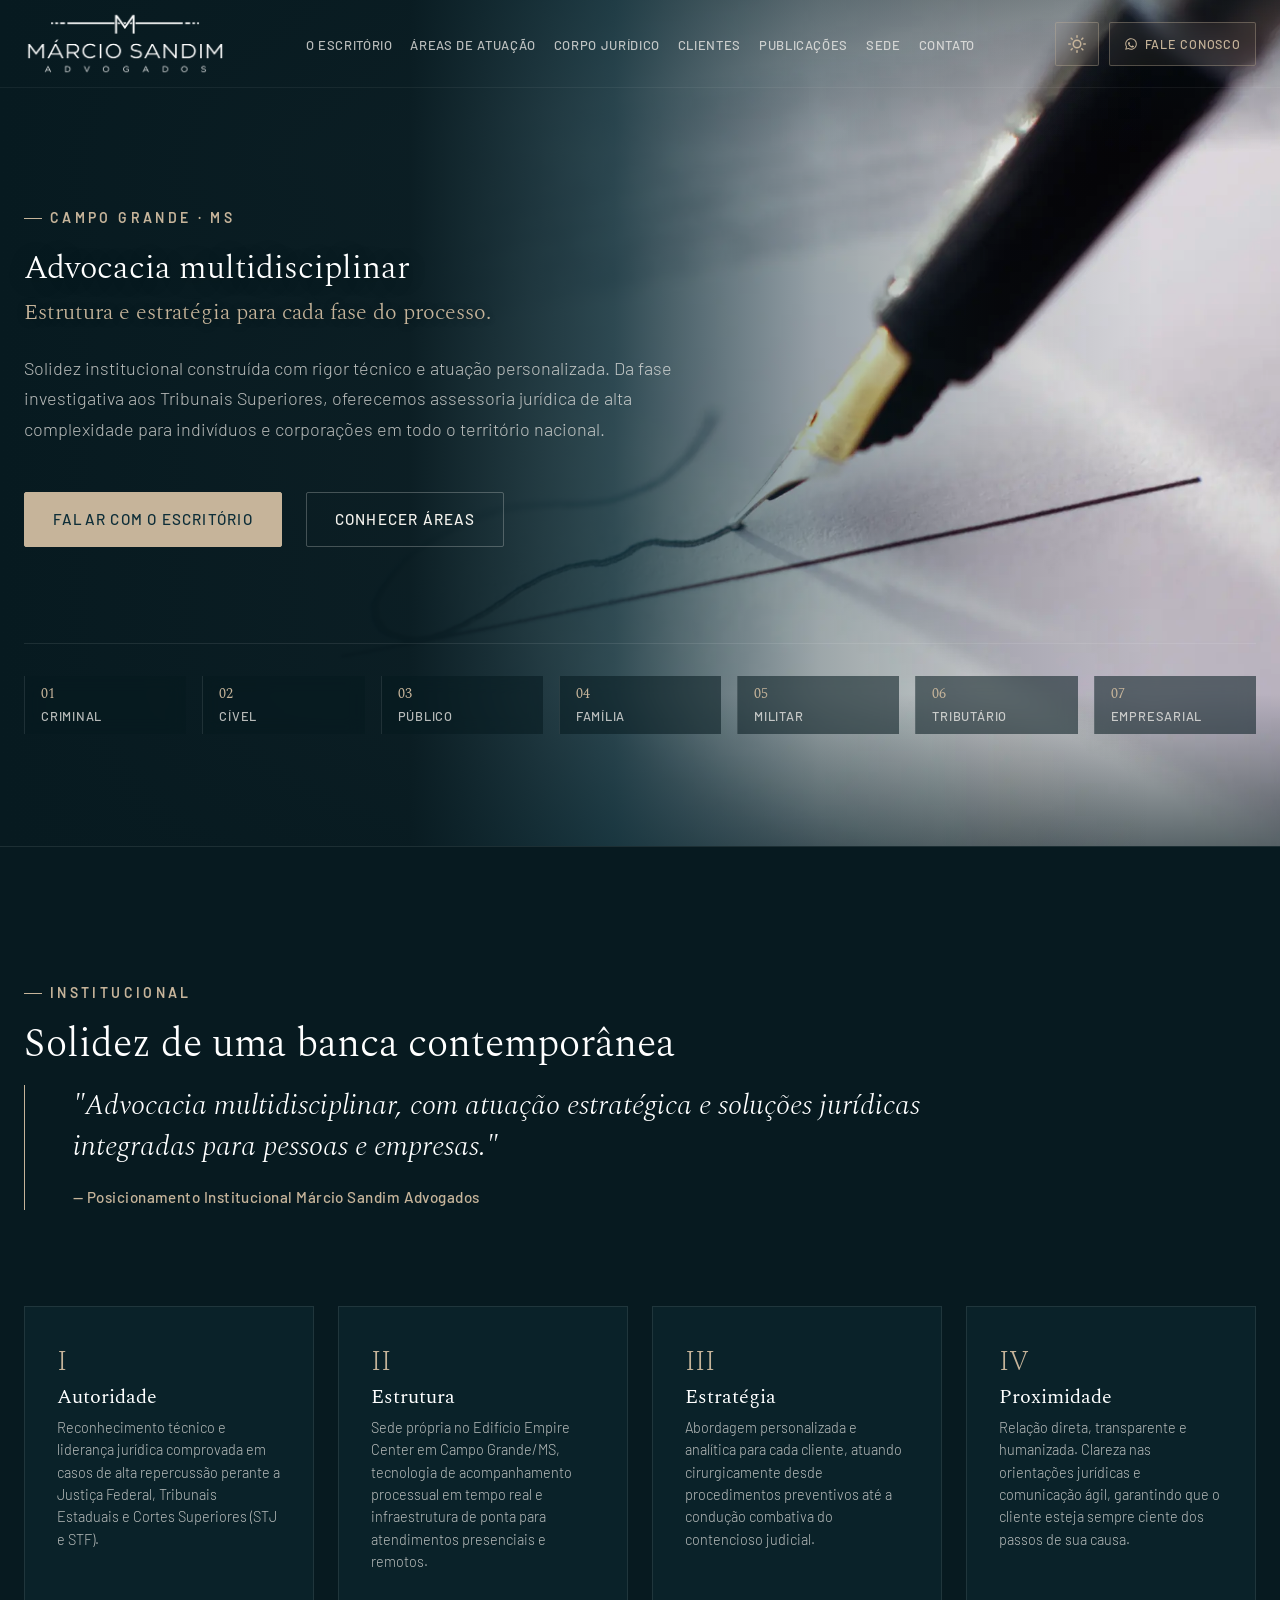
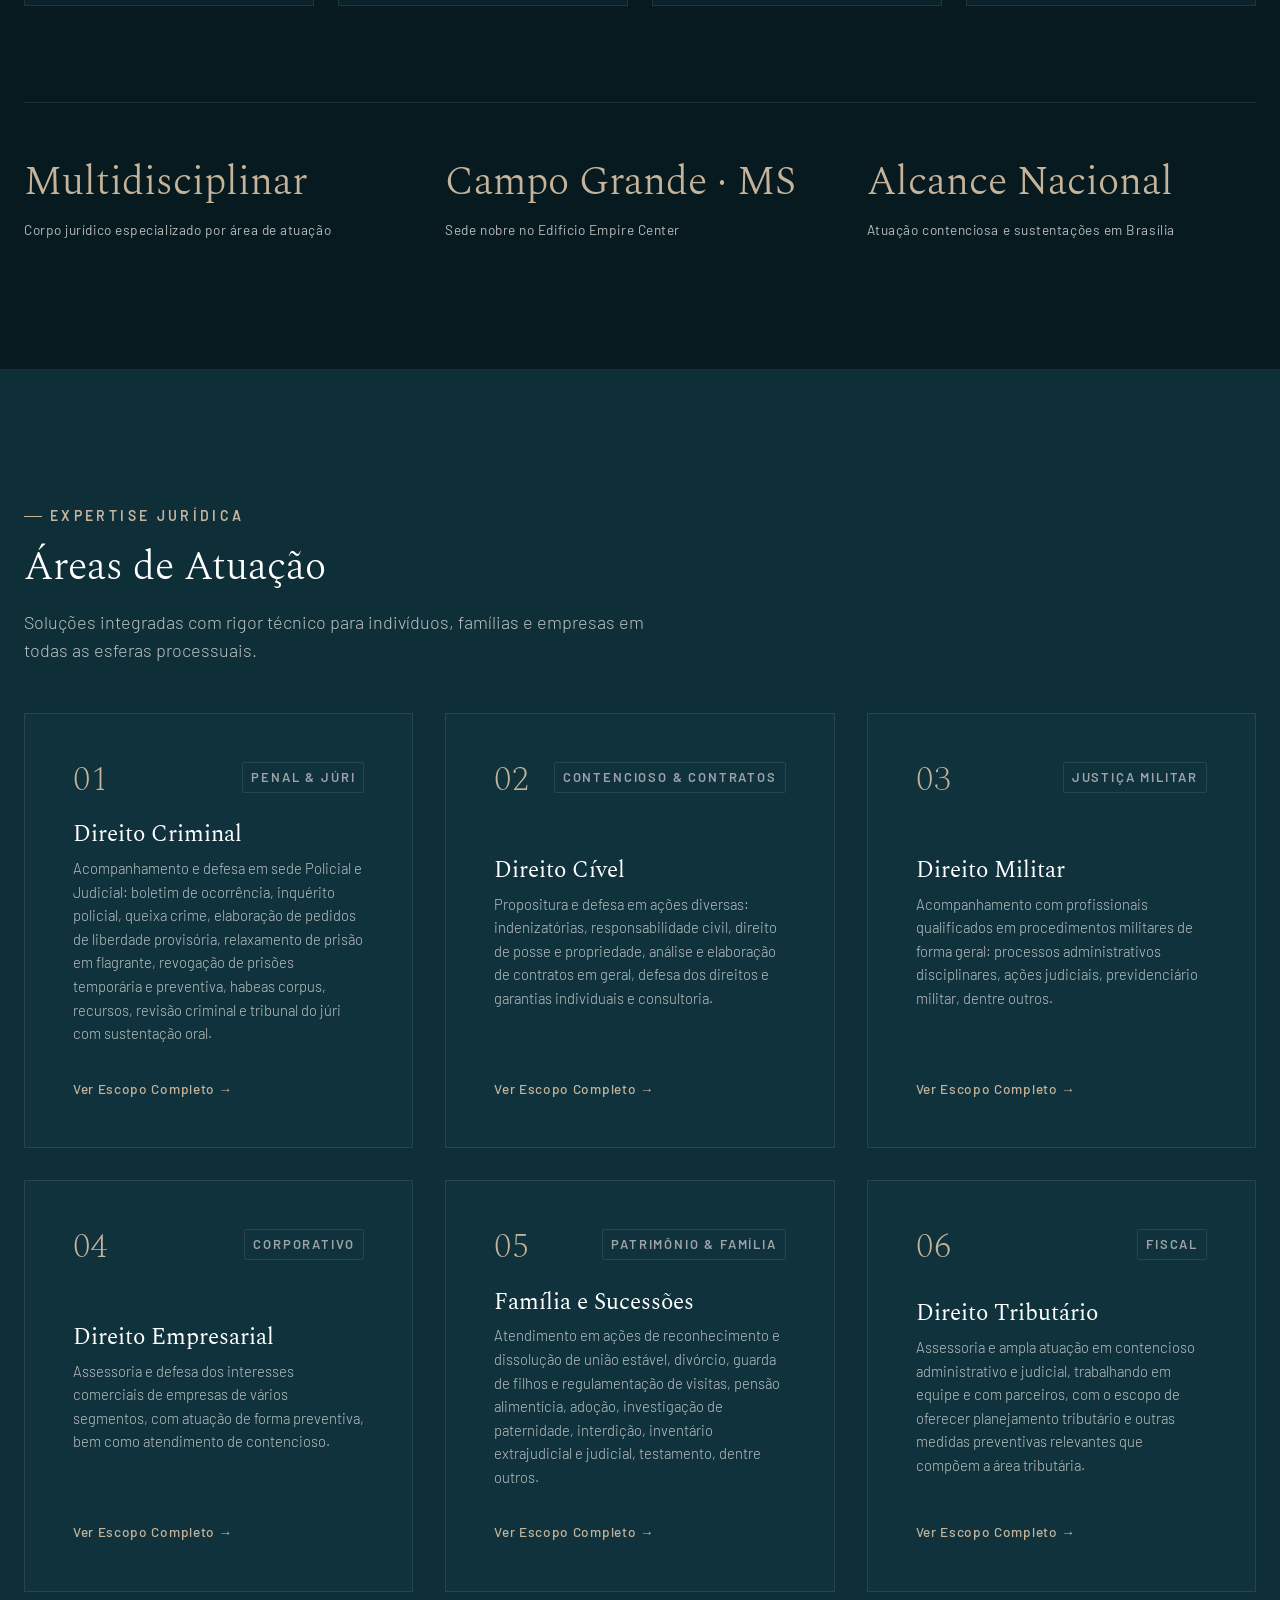
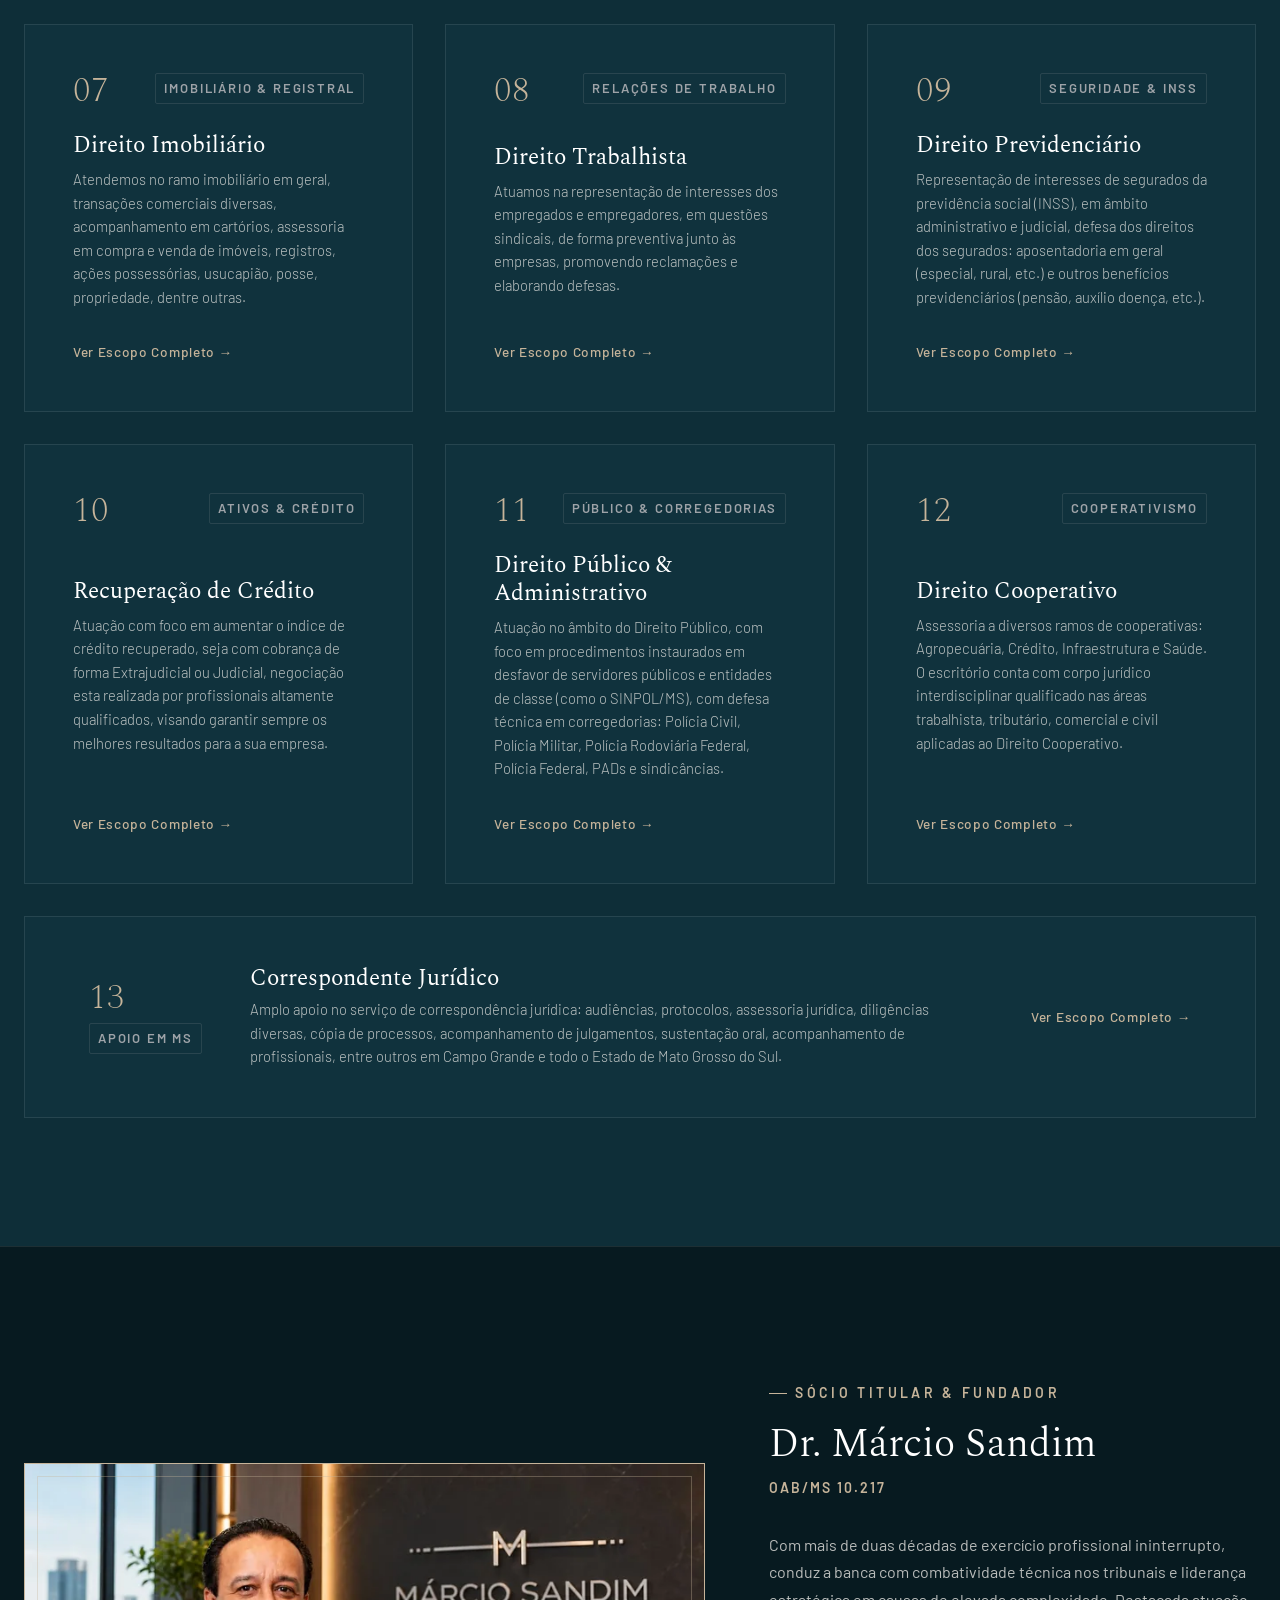
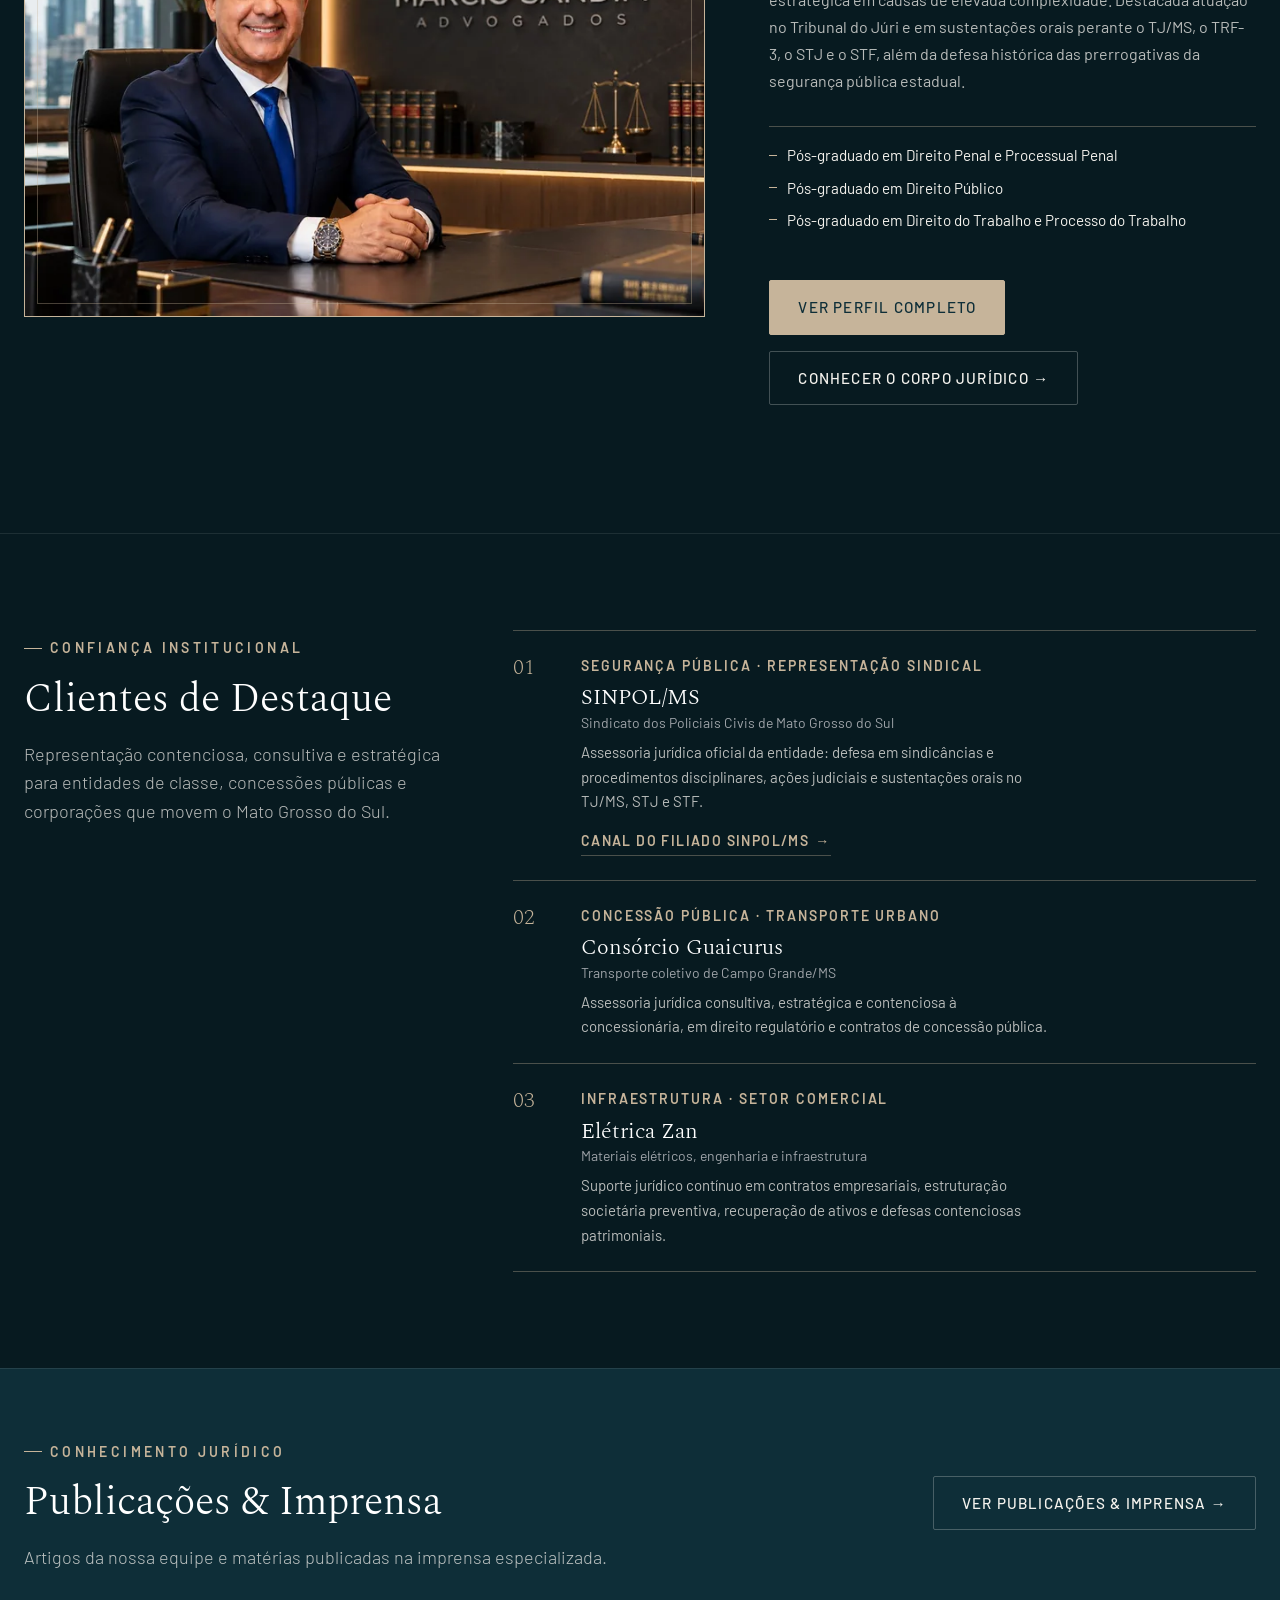
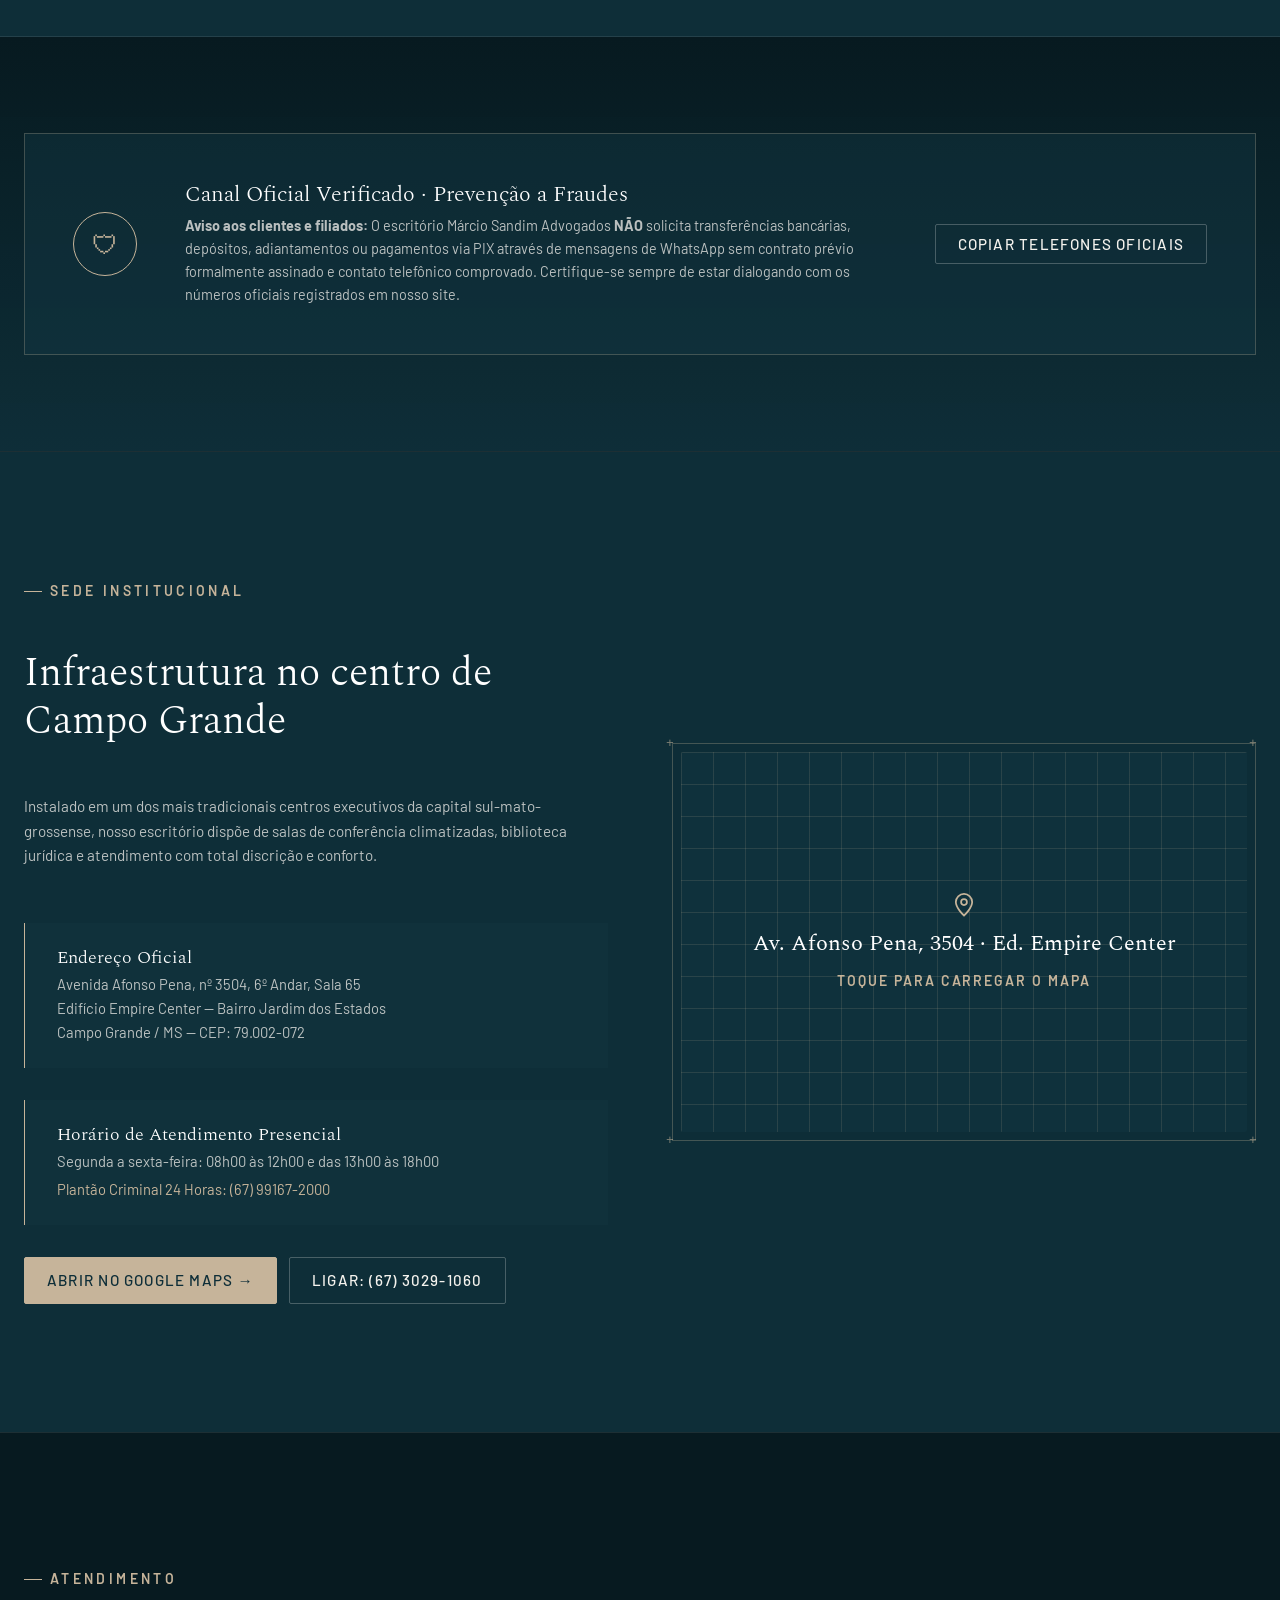
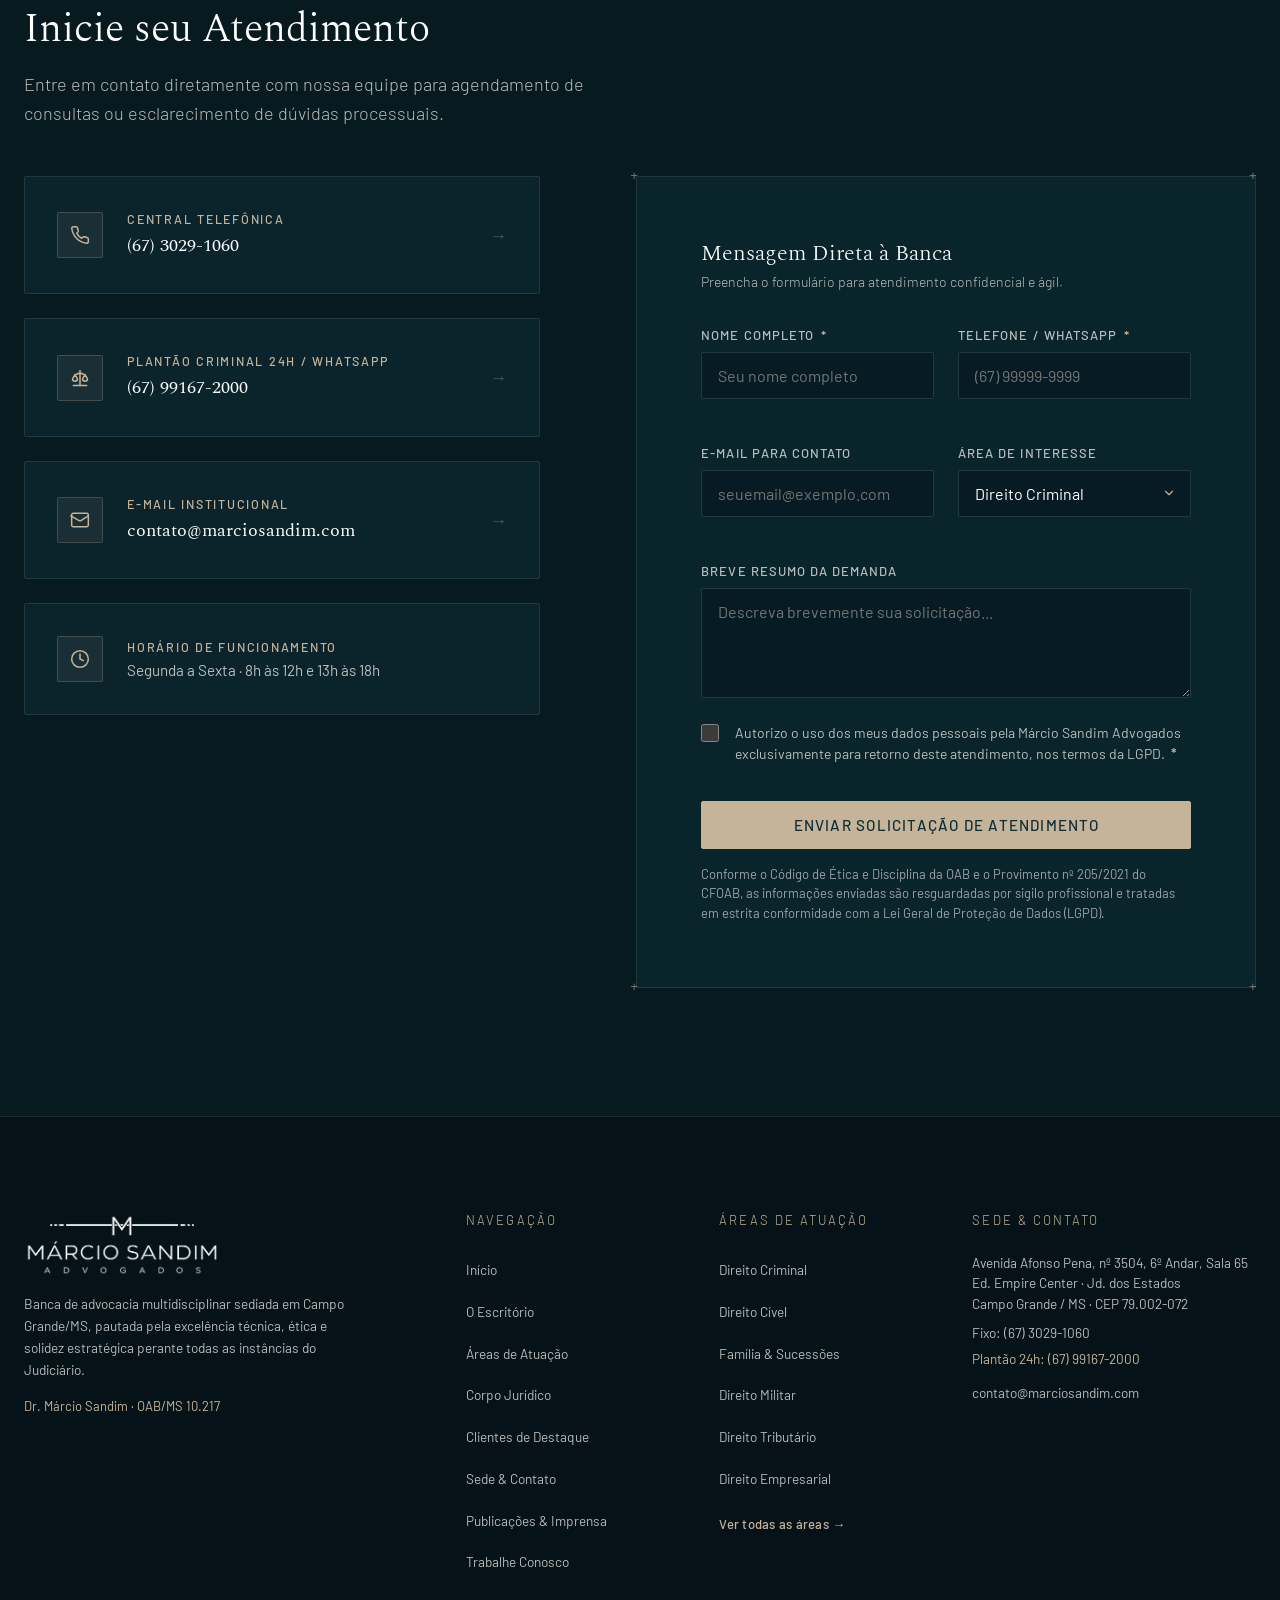
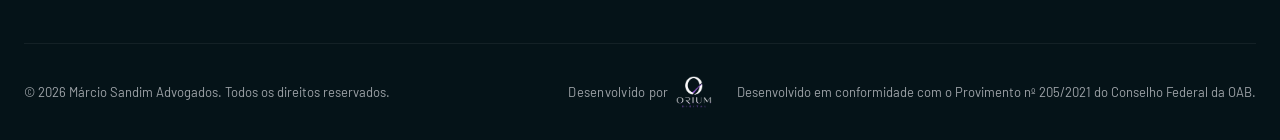
<file: index.html>
<!DOCTYPE html>
<html lang="pt-BR">
<head>
  <meta charset="UTF-8">
  <meta name="viewport" content="width=device-width, initial-scale=1.0">
  <meta http-equiv="X-UA-Compatible" content="IE=edge">
  
  <title>Márcio Sandim Advogados | Advocacia em Campo Grande/MS</title>
  <meta name="description" content="Banca de advocacia multidisciplinar em Campo Grande/MS. Atuação estratégica em Direito Criminal, Cível, Família, Militar, Tributário e Empresarial.">
  <meta name="keywords" content="advogado campo grande ms, marcio sandim advogados, advocacia criminal ms, direito civel, tributario, militar, empresarial, empire center afonso pena">
  <meta name="theme-color" content="#0E2E38">
  <meta name="color-scheme" content="dark light">
  
  <!-- Prevenção Instantânea de FOUC de Tema -->
  <script src="js/theme-init.js?v=1.1"></script>
  
  
  <!-- SEO: canonical, Open Graph, Twitter Card e dados estruturados -->
  <link rel="canonical" href="https://www.marciosandim.com/">
  <meta property="og:title" content="Márcio Sandim Advogados | Advocacia Multidisciplinar">
  <meta property="og:description" content="Estrutura e estratégia para cada fase do processo. Sede no Edifício Empire Center em Campo Grande/MS.">
  <meta property="og:type" content="website">
  <meta property="og:url" content="https://www.marciosandim.com/">
  <meta property="og:image" content="https://www.marciosandim.com/assets/images/hero-bg.jpg">
  <meta property="og:locale" content="pt_BR">
  <meta property="og:site_name" content="Márcio Sandim Advogados">
  <meta name="twitter:card" content="summary_large_image">
  <meta name="twitter:title" content="Márcio Sandim Advogados | Advocacia Multidisciplinar">
  <meta name="twitter:description" content="Estrutura e estratégia para cada fase do processo. Sede no Edifício Empire Center em Campo Grande/MS.">
  <meta name="twitter:image" content="https://www.marciosandim.com/assets/images/hero-bg.jpg">
  <script type="application/ld+json">{"@context":"https://schema.org","@type":"LegalService","name":"Márcio Sandim Advogados","url":"https://www.marciosandim.com/","logo":"https://www.marciosandim.com/assets/images/marcio-sandim-logo-dark.png","image":"https://www.marciosandim.com/assets/images/hero-bg.jpg","telephone":"+55-67-3029-1060","email":"contato@marciosandim.com","address":{"@type":"PostalAddress","streetAddress":"Av. Afonso Pena, 3504, 6º Andar, Sala 65 - Ed. Empire Center","addressLocality":"Campo Grande","addressRegion":"MS","postalCode":"79002-072","addressCountry":"BR"},"openingHours":"Mo-Fr 08:00-12:00, Mo-Fr 13:00-18:00","areaServed":"BR"}</script>

  <!-- Fontes Oficiais do Design System (Spectral & Barlow) -->
  <link rel="preconnect" href="https://fonts.googleapis.com">
  <link rel="preconnect" href="https://fonts.gstatic.com" crossorigin>
  <link href="https://fonts.googleapis.com/css2?family=Barlow:wght@300;400;500;600&family=Spectral:ital,wght@0,200;0,300;0,400;1,300&display=swap" rel="stylesheet">
  
  <!-- Favicon -->
  <link rel="icon" type="image/svg+xml" href="assets/images/favicon.svg">
  <link rel="apple-touch-icon" href="assets/images/apple-touch-icon.png">
  <link rel="manifest" href="site.webmanifest">
  
  <!-- Resolução Imediata de Exibição do Logotipo por Tema (Zero Duplicação e Zero FOUC) -->
  <style>
    .brand-logo-dark { display: none !important; }
    .brand-logo-white { display: block !important; }
    html[data-theme="light"] .site-header .brand-logo-white,
    [data-theme="light"] .brand-logo-white { display: none !important; }
    html[data-theme="light"] .site-header .brand-logo-dark,
    [data-theme="light"] .brand-logo-dark { display: block !important; }
    .site-footer .brand-logo-white,
    [data-theme="light"] .site-footer .brand-logo-white { display: block !important; }
    .site-footer .brand-logo-dark,
    [data-theme="light"] .site-footer .brand-logo-dark { display: none !important; }
  </style>
  
  <link rel="preload" as="image" type="image/webp" imagesrcset="assets/images/hero-bg-960.webp 960w, assets/images/hero-bg-1920.webp 1920w" imagesizes="100vw" fetchpriority="high">
  <!-- Estilos Globais -->
  <link rel="stylesheet" href="css/variables.css?v=2.2">
  <link rel="stylesheet" href="css/styles.css?v=3.10">
</head>
<body>
  <a class="skip-link" href="#main">Pular para o conteúdo</a>

  <!-- ==========================================================================
       HEADER INSTITUCIONAL COM EFEITO VIDRO
       ========================================================================== -->
  <header class="site-header" id="siteHeader">
    <div class="container header-container">
      <a href="#hero" class="brand-logo" aria-label="Márcio Sandim Advogados">
        <img src="assets/images/marcio-sandim-logo-white.png?v=3" alt="Márcio Sandim Advogados" class="brand-logo-img brand-logo-white" width="178" height="58">
        <img src="assets/images/marcio-sandim-logo-dark.png?v=3" alt="Márcio Sandim Advogados" class="brand-logo-img brand-logo-dark" width="178" height="58">
      </a>

      <!-- Menu Desktop -->
      <nav class="nav-desktop" aria-label="Navegação Principal">
        <ul class="nav-menu">
          <li><a href="#sobre" class="nav-link">O Escritório</a></li>
          <li><a href="#areas" class="nav-link">Áreas de Atuação</a></li>
          <li><a href="corpo-juridico.html" class="nav-link">Corpo Jurídico</a></li>
          <li><a href="#clientes" class="nav-link">Clientes</a></li>
          <li><a href="publicacoes.html" class="nav-link">Publicações</a></li>
          <li><a href="#estrutura" class="nav-link">Sede</a></li>
          <li><a href="#contato" class="nav-link">Contato</a></li>
        </ul>
      </nav>

      <!-- Botões de Ação -->
      <div class="header-actions">
        <!-- Botão Minimalista de Troca de Tema (Emil Kowalski Guidelines) -->
        <button type="button" id="themeToggle" class="theme-toggle" title="Alternar tema claro / escuro">
          <span class="theme-toggle-sr">Alternar tema claro / escuro</span>
          <!-- Ícone Sol (Modo Escuro) -->
          <svg class="theme-icon icon-sun" width="20" height="20" viewBox="0 0 24 24" fill="none" stroke="currentColor" stroke-width="2" stroke-linecap="round" stroke-linejoin="round" aria-hidden="true">
            <circle cx="12" cy="12" r="5"></circle>
            <line x1="12" y1="1" x2="12" y2="3"></line>
            <line x1="12" y1="21" x2="12" y2="23"></line>
            <line x1="4.22" y1="4.22" x2="5.64" y2="5.64"></line>
            <line x1="18.36" y1="18.36" x2="19.78" y2="19.78"></line>
            <line x1="1" y1="12" x2="3" y2="12"></line>
            <line x1="21" y1="12" x2="23" y2="12"></line>
            <line x1="4.22" y1="19.78" x2="5.64" y2="18.36"></line>
            <line x1="18.36" y1="5.64" x2="19.78" y2="4.22"></line>
          </svg>
          <!-- Ícone Lua (Modo Claro) -->
          <svg class="theme-icon icon-moon" width="20" height="20" viewBox="0 0 24 24" fill="none" stroke="currentColor" stroke-width="2" stroke-linecap="round" stroke-linejoin="round" aria-hidden="true">
            <path d="M21 12.79A9 9 0 1 1 11.21 3 7 7 0 0 0 21 12.79z"></path>
          </svg>
        </button>

        <a href="https://wa.me/5567991672000?text=Olá,%20gostaria%20de%20solicitar%20um%20atendimento%20com%20o%20escritório%20Márcio%20Sandim%20Advogados." target="_blank" rel="noopener" class="btn-header" aria-label="Fale Conosco pelo WhatsApp">
          <svg width="14" height="14" viewBox="0 0 24 24" fill="currentColor" aria-hidden="true">
            <path d="M12.04 2c-5.46 0-9.91 4.45-9.91 9.91 0 1.75.46 3.45 1.32 4.95L2.05 22l5.25-1.38c1.45.79 3.08 1.21 4.74 1.21 5.46 0 9.91-4.45 9.91-9.91 0-2.65-1.03-5.14-2.9-7.01A9.816 9.816 0 0 0 12.04 2zm.01 1.67c2.2 0 4.26.86 5.82 2.42a8.225 8.225 0 0 1 2.41 5.83c0 4.54-3.7 8.24-8.24 8.24-1.48 0-2.93-.4-4.2-1.15l-.3-.18-3.12.82.83-3.04-.2-.31a8.196 8.196 0 0 1-1.26-4.38c0-4.54 3.7-8.24 8.24-8.24zm4.52 11.66c-.25-.13-1.47-.72-1.7-.81-.23-.08-.39-.13-.56.13-.17.25-.64.81-.79.97-.14.17-.29.19-.54.06-.25-.13-1.06-.39-2.03-1.25-.75-.67-1.26-1.5-1.41-1.75-.15-.25-.02-.39.11-.51.11-.11.25-.29.37-.44.13-.14.17-.25.25-.42.08-.17.04-.31-.02-.44-.06-.12-.56-1.35-.77-1.85-.2-.49-.41-.42-.56-.43h-.48c-.17 0-.44.06-.67.31-.23.25-.88.86-.88 2.1 0 1.24.9 2.44 1.03 2.61.13.17 1.77 2.7 4.29 3.79.6.26 1.07.41 1.44.53.6.19 1.15.16 1.58.1.48-.07 1.47-.6 1.68-1.18.21-.58.21-1.07.15-1.18-.07-.12-.22-.19-.47-.32z"/>
          </svg>
          <span>Fale Conosco</span>
        </a>
        <button class="menu-toggle" id="menuToggle" aria-label="Abrir menu" aria-expanded="false" aria-controls="mobileDrawer">
          <span></span>
          <span></span>
          <span></span>
        </button>
      </div>
    </div>
  </header>

  <!-- Menu Drawer Mobile -->
  <div class="mobile-drawer" id="mobileDrawer" role="dialog" aria-modal="true" aria-label="Menu de navegação" inert>
    <button class="drawer-close" id="drawerClose" aria-label="Fechar Menu">&times;</button>
    <ul class="drawer-nav">
      <li><a href="#sobre" class="drawer-link">01 · O Escritório <span aria-hidden="true">&rarr;</span></a></li>
      <li><a href="#areas" class="drawer-link">02 · Áreas de Atuação <span aria-hidden="true">&rarr;</span></a></li>
      <li><a href="corpo-juridico.html" class="drawer-link">03 · Corpo Jurídico <span aria-hidden="true">&rarr;</span></a></li>
      <li><a href="#clientes" class="drawer-link">04 · Clientes &amp; Entidades <span aria-hidden="true">&rarr;</span></a></li>
      <li><a href="publicacoes.html" class="drawer-link">05 · Publicações <span aria-hidden="true">&rarr;</span></a></li>
      <li><a href="#estrutura" class="drawer-link">06 · Sede &amp; Localização <span aria-hidden="true">&rarr;</span></a></li>
      <li><a href="#contato" class="drawer-link">07 · Contato &amp; Agendamento <span aria-hidden="true">&rarr;</span></a></li>
      <li><a href="trabalhe-conosco.html" class="drawer-link">08 · Trabalhe Conosco <span aria-hidden="true">&rarr;</span></a></li>
    </ul>
    <div class="drawer-footer">
      <div class="drawer-theme-row">
        <span class="drawer-theme-label">Tema Visual</span>
        <button type="button" class="theme-toggle theme-toggle-mobile" title="Alternar tema claro / escuro">
          <span class="theme-toggle-sr">Alternar tema claro / escuro</span>
          <svg class="theme-icon icon-sun" width="20" height="20" viewBox="0 0 24 24" fill="none" stroke="currentColor" stroke-width="2" stroke-linecap="round" stroke-linejoin="round" aria-hidden="true">
            <circle cx="12" cy="12" r="5"></circle>
            <line x1="12" y1="1" x2="12" y2="3"></line>
            <line x1="12" y1="21" x2="12" y2="23"></line>
            <line x1="4.22" y1="4.22" x2="5.64" y2="5.64"></line>
            <line x1="18.36" y1="18.36" x2="19.78" y2="19.78"></line>
            <line x1="1" y1="12" x2="3" y2="12"></line>
            <line x1="21" y1="12" x2="23" y2="12"></line>
            <line x1="4.22" y1="19.78" x2="5.64" y2="18.36"></line>
            <line x1="18.36" y1="5.64" x2="19.78" y2="4.22"></line>
          </svg>
          <svg class="theme-icon icon-moon" width="20" height="20" viewBox="0 0 24 24" fill="none" stroke="currentColor" stroke-width="2" stroke-linecap="round" stroke-linejoin="round" aria-hidden="true">
            <path d="M21 12.79A9 9 0 1 1 11.21 3 7 7 0 0 0 21 12.79z"></path>
          </svg>
        </button>
      </div>
      <p class="drawer-kicker">Atendimento Oficial</p>
      <p class="drawer-contact">Campo Grande · MS<br>(67) 3029-1060 | (67) 99167-2000</p>
      <a href="https://wa.me/5567991672000" target="_blank" class="btn btn-primary btn-block" rel="noopener">WhatsApp Oficial</a>
    </div>
  </div>

  <main id="main" tabindex="-1">
    <!-- ==========================================================================
         HERO SECTION
         ========================================================================== -->
    <section class="hero-section" id="hero">
      <!-- Background Fotográfico Institucional (Caneta-tinteiro & Assinatura) -->
      <div class="hero-bg-media" aria-hidden="true">
        <picture>
          <source type="image/webp" srcset="assets/images/hero-bg-960.webp 960w, assets/images/hero-bg-1920.webp 1920w" sizes="100vw">
          <img src="assets/images/hero-bg.jpg?v=3" alt="" class="hero-bg-img" width="1920" height="1280" fetchpriority="high" decoding="async">
        </picture>
        <div class="hero-bg-overlay"></div>
      </div>

      <div class="container hero-container">
        <div class="hero-content">
          <span class="kicker">Campo Grande · MS</span>
          <h1 class="hero-title">Advocacia multidisciplinar</h1>
          <p class="hero-subtitle">Estrutura e estratégia para cada fase do processo.</p>
          <p class="hero-description">
            Solidez institucional construída com rigor técnico e atuação personalizada. Da fase investigativa aos Tribunais Superiores, oferecemos assessoria jurídica de alta complexidade para indivíduos e corporações em todo o território nacional.
          </p>
          <div class="hero-ctas">
            <a href="https://wa.me/5567991672000?text=Olá,%20gostaria%20de%20agendar%20um%20atendimento%20com%20a%20equipe%20jurídica." target="_blank" rel="noopener" class="btn btn-primary">
              Falar com o Escritório
            </a>
            <a href="#areas" class="btn btn-ghost">
              Conhecer Áreas
            </a>
          </div>
        </div>

        <!-- Régua Inferior de Acesso Rápido -->
        <div class="hero-bottom-bar" aria-label="Acesso Rápido às Áreas de Atuação">
          <a href="#areas" class="quick-area-tab" data-area="01">
            <span class="tab-index">01</span>
            <span class="tab-title">Criminal</span>
          </a>
          <a href="#areas" class="quick-area-tab" data-area="02">
            <span class="tab-index">02</span>
            <span class="tab-title">Cível</span>
          </a>
          <a href="#areas" class="quick-area-tab" data-area="11">
            <span class="tab-index">03</span>
            <span class="tab-title">Público</span>
          </a>
          <a href="#areas" class="quick-area-tab" data-area="05">
            <span class="tab-index">04</span>
            <span class="tab-title">Família</span>
          </a>
          <a href="#areas" class="quick-area-tab" data-area="03">
            <span class="tab-index">05</span>
            <span class="tab-title">Militar</span>
          </a>
          <a href="#areas" class="quick-area-tab" data-area="06">
            <span class="tab-index">06</span>
            <span class="tab-title">Tributário</span>
          </a>
          <a href="#areas" class="quick-area-tab" data-area="04">
            <span class="tab-index">07</span>
            <span class="tab-title">Empresarial</span>
          </a>
        </div>
      </div>
    </section>

    <!-- ==========================================================================
         SEÇÃO O ESCRITÓRIO (SOBRE & MANIFESTO)
         ========================================================================== -->
    <section class="section-about" id="sobre">
      <div class="container">
        <span class="kicker">Institucional</span>
        <h2 class="section-title">Solidez de uma banca contemporânea</h2>
        
        <!-- Manifesto da Marca -->
        <div class="manifesto-box">
          <p class="manifesto-quote">
            "Advocacia multidisciplinar, com atuação estratégica e soluções jurídicas integradas para pessoas e empresas."
          </p>
          <span class="manifesto-author">— Posicionamento Institucional Márcio Sandim Advogados</span>
        </div>

        <!-- Os 4 Pilares Fundamentais -->
        <div class="pillars-grid">
          <div class="pillar-card">
            <span class="pillar-num">I</span>
            <h3 class="pillar-title">Autoridade</h3>
            <p class="pillar-desc">Reconhecimento técnico e liderança jurídica comprovada em casos de alta repercussão perante a Justiça Federal, Tribunais Estaduais e Cortes Superiores (STJ e STF).</p>
          </div>

          <div class="pillar-card">
            <span class="pillar-num">II</span>
            <h3 class="pillar-title">Estrutura</h3>
            <p class="pillar-desc">Sede própria no Edifício Empire Center em Campo Grande/MS, tecnologia de acompanhamento processual em tempo real e infraestrutura de ponta para atendimentos presenciais e remotos.</p>
          </div>

          <div class="pillar-card">
            <span class="pillar-num">III</span>
            <h3 class="pillar-title">Estratégia</h3>
            <p class="pillar-desc">Abordagem personalizada e analítica para cada cliente, atuando cirurgicamente desde procedimentos preventivos até a condução combativa do contencioso judicial.</p>
          </div>

          <div class="pillar-card">
            <span class="pillar-num">IV</span>
            <h3 class="pillar-title">Proximidade</h3>
            <p class="pillar-desc">Relação direta, transparente e humanizada. Clareza nas orientações jurídicas e comunicação ágil, garantindo que o cliente esteja sempre ciente dos passos de sua causa.</p>
          </div>
        </div>

        <!-- Métricas Institucionais -->
        <div class="metrics-strip">
          <div class="metric-item">
            <span class="metric-value">Multidisciplinar</span>
            <span class="metric-label">Corpo jurídico especializado por área de atuação</span>
          </div>
          <div class="metric-item">
            <span class="metric-value">Campo Grande · MS</span>
            <span class="metric-label">Sede nobre no Edifício Empire Center</span>
          </div>
          <div class="metric-item">
            <span class="metric-value">Alcance Nacional</span>
            <span class="metric-label">Atuação contenciosa e sustentações em Brasília</span>
          </div>
        </div>
      </div>
    </section>

    <!-- ==========================================================================
         SEÇÃO ÁREAS DE ATUAÇÃO (3x2 INTERACTIVE GRID)
         ========================================================================== -->
    <section class="section-areas" id="areas">
      <div class="container">
        <span class="kicker">Expertise Jurídica</span>
        <h2 class="section-title">Áreas de Atuação</h2>
        <p class="section-subtitle">Soluções integradas com rigor técnico para indivíduos, famílias e empresas em todas as esferas processuais.</p>

        <div class="areas-grid">
          <!-- 01. Criminal -->
          <div class="area-card" data-area="01">
            <div class="area-card-header">
              <span class="area-number">01</span>
              <span class="area-tag">Penal &amp; Júri</span>
            </div>
            <div>
              <h3 class="area-title">Direito Criminal</h3>
              <p class="area-scope">Acompanhamento e defesa em sede Policial e Judicial: boletim de ocorrência, inquérito policial, queixa crime, elaboração de pedidos de liberdade provisória, relaxamento de prisão em flagrante, revogação de prisões temporária e preventiva, habeas corpus, recursos, revisão criminal e tribunal do júri com sustentação oral.</p>
            </div>
            <span class="area-action">Ver Escopo Completo &rarr;</span>
          </div>

          <!-- 02. Cível -->
          <div class="area-card" data-area="02">
            <div class="area-card-header">
              <span class="area-number">02</span>
              <span class="area-tag">Contencioso &amp; Contratos</span>
            </div>
            <div>
              <h3 class="area-title">Direito Cível</h3>
              <p class="area-scope">Propositura e defesa em ações diversas: indenizatórias, responsabilidade civil, direito de posse e propriedade, análise e elaboração de contratos em geral, defesa dos direitos e garantias individuais e consultoria.</p>
            </div>
            <span class="area-action">Ver Escopo Completo &rarr;</span>
          </div>

          <!-- 03. Militar -->
          <div class="area-card" data-area="03">
            <div class="area-card-header">
              <span class="area-number">03</span>
              <span class="area-tag">Justiça Militar</span>
            </div>
            <div>
              <h3 class="area-title">Direito Militar</h3>
              <p class="area-scope">Acompanhamento com profissionais qualificados em procedimentos militares de forma geral: processos administrativos disciplinares, ações judiciais, previdenciário militar, dentre outros.</p>
            </div>
            <span class="area-action">Ver Escopo Completo &rarr;</span>
          </div>

          <!-- 04. Empresarial -->
          <div class="area-card" data-area="04">
            <div class="area-card-header">
              <span class="area-number">04</span>
              <span class="area-tag">Corporativo</span>
            </div>
            <div>
              <h3 class="area-title">Direito Empresarial</h3>
              <p class="area-scope">Assessoria e defesa dos interesses comerciais de empresas de vários segmentos, com atuação de forma preventiva, bem como atendimento de contencioso.</p>
            </div>
            <span class="area-action">Ver Escopo Completo &rarr;</span>
          </div>

          <!-- 05. Família e Sucessões -->
          <div class="area-card" data-area="05">
            <div class="area-card-header">
              <span class="area-number">05</span>
              <span class="area-tag">Patrimônio &amp; Família</span>
            </div>
            <div>
              <h3 class="area-title">Família e Sucessões</h3>
              <p class="area-scope">Atendimento em ações de reconhecimento e dissolução de união estável, divórcio, guarda de filhos e regulamentação de visitas, pensão alimentícia, adoção, investigação de paternidade, interdição, inventário extrajudicial e judicial, testamento, dentre outros.</p>
            </div>
            <span class="area-action">Ver Escopo Completo &rarr;</span>
          </div>

          <!-- 06. Tributário -->
          <div class="area-card" data-area="06">
            <div class="area-card-header">
              <span class="area-number">06</span>
              <span class="area-tag">Fiscal</span>
            </div>
            <div>
              <h3 class="area-title">Direito Tributário</h3>
              <p class="area-scope">Assessoria e ampla atuação em contencioso administrativo e judicial, trabalhando em equipe e com parceiros, com o escopo de oferecer planejamento tributário e outras medidas preventivas relevantes que compõem a área tributária.</p>
            </div>
            <span class="area-action">Ver Escopo Completo &rarr;</span>
          </div>

          <!-- 07. Imobiliário -->
          <div class="area-card" data-area="07">
            <div class="area-card-header">
              <span class="area-number">07</span>
              <span class="area-tag">Imobiliário &amp; Registral</span>
            </div>
            <div>
              <h3 class="area-title">Direito Imobiliário</h3>
              <p class="area-scope">Atendemos no ramo imobiliário em geral, transações comerciais diversas, acompanhamento em cartórios, assessoria em compra e venda de imóveis, registros, ações possessórias, usucapião, posse, propriedade, dentre outras.</p>
            </div>
            <span class="area-action">Ver Escopo Completo &rarr;</span>
          </div>

          <!-- 08. Trabalhista -->
          <div class="area-card" data-area="08">
            <div class="area-card-header">
              <span class="area-number">08</span>
              <span class="area-tag">Relações de Trabalho</span>
            </div>
            <div>
              <h3 class="area-title">Direito Trabalhista</h3>
              <p class="area-scope">Atuamos na representação de interesses dos empregados e empregadores, em questões sindicais, de forma preventiva junto às empresas, promovendo reclamações e elaborando defesas.</p>
            </div>
            <span class="area-action">Ver Escopo Completo &rarr;</span>
          </div>

          <!-- 09. Previdenciário -->
          <div class="area-card" data-area="09">
            <div class="area-card-header">
              <span class="area-number">09</span>
              <span class="area-tag">Seguridade &amp; INSS</span>
            </div>
            <div>
              <h3 class="area-title">Direito Previdenciário</h3>
              <p class="area-scope">Representação de interesses de segurados da previdência social (INSS), em âmbito administrativo e judicial, defesa dos direitos dos segurados: aposentadoria em geral (especial, rural, etc.) e outros benefícios previdenciários (pensão, auxílio doença, etc.).</p>
            </div>
            <span class="area-action">Ver Escopo Completo &rarr;</span>
          </div>

          <!-- 10. Recuperação de Crédito -->
          <div class="area-card" data-area="10">
            <div class="area-card-header">
              <span class="area-number">10</span>
              <span class="area-tag">Ativos &amp; Crédito</span>
            </div>
            <div>
              <h3 class="area-title">Recuperação de Crédito</h3>
              <p class="area-scope">Atuação com foco em aumentar o índice de crédito recuperado, seja com cobrança de forma Extrajudicial ou Judicial, negociação esta realizada por profissionais altamente qualificados, visando garantir sempre os melhores resultados para a sua empresa.</p>
            </div>
            <span class="area-action">Ver Escopo Completo &rarr;</span>
          </div>

          <!-- 11. Público e Administrativo -->
          <div class="area-card" data-area="11">
            <div class="area-card-header">
              <span class="area-number">11</span>
              <span class="area-tag">Público &amp; Corregedorias</span>
            </div>
            <div>
              <h3 class="area-title">Direito Público &amp; Administrativo</h3>
              <p class="area-scope">Atuação no âmbito do Direito Público, com foco em procedimentos instaurados em desfavor de servidores públicos e entidades de classe (como o SINPOL/MS), com defesa técnica em corregedorias: Polícia Civil, Polícia Militar, Polícia Rodoviária Federal, Polícia Federal, PADs e sindicâncias.</p>
            </div>
            <span class="area-action">Ver Escopo Completo &rarr;</span>
          </div>

          <!-- 12. Cooperativo -->
          <div class="area-card" data-area="12">
            <div class="area-card-header">
              <span class="area-number">12</span>
              <span class="area-tag">Cooperativismo</span>
            </div>
            <div>
              <h3 class="area-title">Direito Cooperativo</h3>
              <p class="area-scope">Assessoria a diversos ramos de cooperativas: Agropecuária, Crédito, Infraestrutura e Saúde. O escritório conta com corpo jurídico interdisciplinar qualificado nas áreas trabalhista, tributário, comercial e civil aplicadas ao Direito Cooperativo.</p>
            </div>
            <span class="area-action">Ver Escopo Completo &rarr;</span>
          </div>

          <!-- 13. Correspondente Jurídico -->
          <div class="area-card area-card-wide" data-area="13">
            <div class="area-card-header">
              <span class="area-number">13</span>
              <span class="area-tag">Apoio em MS</span>
            </div>
            <div>
              <h3 class="area-title">Correspondente Jurídico</h3>
              <p class="area-scope">Amplo apoio no serviço de correspondência jurídica: audiências, protocolos, assessoria jurídica, diligências diversas, cópia de processos, acompanhamento de julgamentos, sustentação oral, acompanhamento de profissionais, entre outros em Campo Grande e todo o Estado de Mato Grosso do Sul.</p>
            </div>
            <span class="area-action">Ver Escopo Completo &rarr;</span>
          </div>
        </div>
      </div>
    </section>

    <!-- ==========================================================================
         SEÇÃO SÓCIO FUNDADOR (destaque) → Corpo Jurídico completo em corpo-juridico.html
         ========================================================================== -->
    <section class="section-team section-founder" id="equipe">
      <div class="container founder">
        <figure class="founder-photo">
          <picture>
            <source srcset="assets/images/marcio-sandim-destaque-768.webp 768w, assets/images/marcio-sandim-destaque-1280.webp 1280w, assets/images/marcio-sandim-destaque-1536.webp 1536w" sizes="(max-width: 1024px) 92vw, 640px" type="image/webp">
            <img src="assets/images/marcio-sandim-destaque.jpg" alt="Dr. Márcio Sandim, Sócio Titular e Fundador, em seu gabinete no escritório Márcio Sandim Advogados" width="1536" height="1024" loading="lazy" decoding="async">
          </picture>
        </figure>

        <div class="founder-text">
          <span class="kicker">Sócio Titular &amp; Fundador</span>
          <h2 class="section-title">Dr. Márcio Sandim</h2>
          <p class="founder-badge">OAB/MS 10.217</p>
          <p class="founder-bio">
            Com mais de duas décadas de exercício profissional ininterrupto, conduz a banca com combatividade técnica nos tribunais e liderança estratégica em causas de elevada complexidade. Destacada atuação no Tribunal do Júri e em sustentações orais perante o TJ/MS, o TRF-3, o STJ e o STF, além da defesa histórica das prerrogativas da segurança pública estadual.
          </p>
          <ul class="founder-credentials" aria-label="Especializações">
            <li>Pós-graduado em Direito Penal e Processual Penal</li>
            <li>Pós-graduado em Direito Público</li>
            <li>Pós-graduado em Direito do Trabalho e Processo do Trabalho</li>
          </ul>
          <div class="founder-ctas">
            <a href="marcio-sandim.html" class="btn btn-primary">Ver perfil completo</a>
            <a href="corpo-juridico.html" class="btn btn-ghost">Conhecer o Corpo Jurídico &rarr;</a>
          </div>
        </div>
      </div>
    </section>

    <!-- ==========================================================================
         SEÇÃO CLIENTES & CONFIANÇA INSTITUCIONAL
         ========================================================================== -->
    <section class="section-clients" id="clientes">
      <div class="container clients-layout">
        <div class="clients-header">
          <span class="kicker">Confiança Institucional</span>
          <h2 class="section-title">Clientes de Destaque</h2>
          <p class="section-subtitle">
            Representação contenciosa, consultiva e estratégica para entidades de classe, concessões públicas e corporações que movem o Mato Grosso do Sul.
          </p>
        </div>

        <ol class="clients-list">
          <li class="client-row">
            <span class="client-index" aria-hidden="true">01</span>
            <div class="client-body">
              <span class="client-kicker">Segurança Pública &middot; Representação Sindical</span>
              <h3 class="client-name">SINPOL/MS <span class="client-fullname">Sindicato dos Policiais Civis de Mato Grosso do Sul</span></h3>
              <p class="client-desc">Assessoria jurídica oficial da entidade: defesa em sindicâncias e procedimentos disciplinares, ações judiciais e sustentações orais no TJ/MS, STJ e STF.</p>
              <a href="https://wa.me/5567991672000?text=Olá,%20sou%20policial%20civil%20/%20filiado%20ao%20SINPOL-MS%20e%20gostaria%20de%20atendimento%20jurídico." target="_blank" rel="noopener" class="client-link">Canal do filiado SINPOL/MS <span aria-hidden="true">&rarr;</span><span class="sr-only"> (abre o WhatsApp em nova aba)</span></a>
            </div>
          </li>
          <li class="client-row">
            <span class="client-index" aria-hidden="true">02</span>
            <div class="client-body">
              <span class="client-kicker">Concessão Pública &middot; Transporte Urbano</span>
              <h3 class="client-name">Consórcio Guaicurus <span class="client-fullname">Transporte coletivo de Campo Grande/MS</span></h3>
              <p class="client-desc">Assessoria jurídica consultiva, estratégica e contenciosa à concessionária, em direito regulatório e contratos de concessão pública.</p>
            </div>
          </li>
          <li class="client-row">
            <span class="client-index" aria-hidden="true">03</span>
            <div class="client-body">
              <span class="client-kicker">Infraestrutura &middot; Setor Comercial</span>
              <h3 class="client-name">Elétrica Zan <span class="client-fullname">Materiais elétricos, engenharia e infraestrutura</span></h3>
              <p class="client-desc">Suporte jurídico contínuo em contratos empresariais, estruturação societária preventiva, recuperação de ativos e defesas contenciosas patrimoniais.</p>
            </div>
          </li>
        </ol>
      </div>
    </section>

    <!-- ==========================================================================
         PUBLICAÇÕES & IMPRENSA (chamada — conteúdo completo em publicacoes.html)
         ========================================================================== -->
    <section class="section-publications section-publications-teaser" id="publicacoes">
      <div class="container">
        <div class="pub-header-row">
          <div>
            <span class="kicker">Conhecimento Jurídico</span>
            <h2 class="section-title">Publicações &amp; Imprensa</h2>
            <p class="section-subtitle">Artigos da nossa equipe e matérias publicadas na imprensa especializada.</p>
          </div>
          <a href="publicacoes.html" class="btn btn-ghost" id="verTodasPublicacoes">Ver publicações &amp; imprensa &rarr;</a>
        </div>
      </div>
    </section>

    <!-- ==========================================================================
         MÓDULO DE SEGURANÇA INSTITUCIONAL (TRUST SHIELD)
         ========================================================================== -->
    <section class="section-security" id="seguranca">
      <div class="container">
        <div class="security-box">
          <div class="security-icon" aria-hidden="true">&#128737;</div>
          <div class="security-text">
            <h3>Canal Oficial Verificado · Prevenção a Fraudes</h3>
            <p>
              <strong>Aviso aos clientes e filiados:</strong> O escritório Márcio Sandim Advogados <strong>NÃO</strong> solicita transferências bancárias, depósitos, adiantamentos ou pagamentos via PIX através de mensagens de WhatsApp sem contrato prévio formalmente assinado e contato telefônico comprovado. Certifique-se sempre de estar dialogando com os números oficiais registrados em nosso site.
            </p>
          </div>
          <div class="security-actions">
            <button class="btn btn-ghost btn-sm" id="copySecurityInfo">
              Copiar Telefones Oficiais
            </button>
          </div>
        </div>
      </div>
    </section>

    <!-- ==========================================================================
         SEÇÃO ESTRUTURA, SEDE & LOCALIZAÇÃO
         ========================================================================== -->
    <section class="section-location" id="estrutura">
      <div class="container">
        <div class="location-grid">
          <div class="location-details">
            <span class="kicker">Sede Institucional</span>
            <h2 class="section-title">Infraestrutura no centro de Campo Grande</h2>
            <p class="location-lead">
              Instalado em um dos mais tradicionais centros executivos da capital sul-mato-grossense, nosso escritório dispõe de salas de conferência climatizadas, biblioteca jurídica e atendimento com total discrição e conforto.
            </p>

            <div class="info-card">
              <h3>Endereço Oficial</h3>
              <p>Avenida Afonso Pena, nº 3504, 6º Andar, Sala 65</p>
              <p>Edifício Empire Center — Bairro Jardim dos Estados</p>
              <p>Campo Grande / MS — CEP: 79.002-072</p>
            </div>

            <div class="info-card">
              <h3>Horário de Atendimento Presencial</h3>
              <p>Segunda a sexta-feira: 08h00 às 12h00 e das 13h00 às 18h00</p>
              <p class="info-accent">Plantão Criminal 24 Horas: (67) 99167-2000</p>
            </div>

            <div class="location-actions">
              <a href="https://maps.google.com/?q=Avenida+Afonso+Pena+3504+Campo+Grande+MS" target="_blank" rel="noopener" class="btn btn-primary btn-sm">
                Abrir no Google Maps &rarr;
              </a>
              <a href="tel:6730291060" class="btn btn-ghost btn-sm">
                Ligar: (67) 3029-1060
              </a>
            </div>
          </div>

          <!-- Mapa Integrado -->
          <div class="map-wrapper">
            <span class="crosshair crosshair-tl">+</span>
            <span class="crosshair crosshair-tr">+</span>
            <span class="crosshair crosshair-bl">+</span>
            <span class="crosshair crosshair-br">+</span>
            <!-- Mapa sob demanda: o iframe do Google só é carregado ao tocar (economiza dados no mobile) -->
            <button type="button" class="map-facade" id="mapFacade" data-src="https://maps.google.com/maps?q=Avenida%20Afonso%20Pena%203504%20Campo%20Grande%20MS&t=&z=16&ie=UTF8&iwloc=&output=embed" aria-label="Carregar mapa interativo da localização do escritório">
              <svg class="map-facade-pin" width="28" height="28" viewBox="0 0 24 24" fill="none" stroke="currentColor" stroke-width="1.5" aria-hidden="true"><path d="M12 21s-7-6.2-7-11.5A7 7 0 0 1 19 9.5C19 14.8 12 21 12 21z"/><circle cx="12" cy="9.5" r="2.5"/></svg>
              <span class="map-facade-title">Av. Afonso Pena, 3504 &middot; Ed. Empire Center</span>
              <span class="map-facade-cta">Toque para carregar o mapa</span>
            </button>
          </div>
        </div>
      </div>
    </section>

    <!-- ==========================================================================
         SEÇÃO CONTATO & AGENDAMENTO
         ========================================================================== -->
    <section class="section-contact" id="contato">
      <div class="container">
        <span class="kicker">Atendimento</span>
        <h2 class="section-title">Inicie seu Atendimento</h2>
        <p class="section-subtitle">Entre em contato diretamente com nossa equipe para agendamento de consultas ou esclarecimento de dúvidas processuais.</p>

        <div class="contact-grid">
          <!-- Canais Diretos Interativos -->
          <div class="contact-channels">
            <a href="tel:6730291060" class="channel-card channel-link" aria-label="Ligar para a Central Telefônica: (67) 3029-1060">
              <div class="channel-icon" aria-hidden="true">
                <svg width="20" height="20" viewBox="0 0 24 24" fill="none" stroke="currentColor" stroke-width="1.8" stroke-linecap="round" stroke-linejoin="round">
                  <path d="M22 16.92v3a2 2 0 0 1-2.18 2 19.79 19.79 0 0 1-8.63-3.07 19.5 19.5 0 0 1-6-6 19.79 19.79 0 0 1-3.07-8.67A2 2 0 0 1 4.11 2h3a2 2 0 0 1 2 1.72 12.84 12.84 0 0 0 .7 2.81 2 2 0 0 1-.45 2.11L8.09 9.91a16 16 0 0 0 6 6l1.27-1.27a2 2 0 0 1 2.11-.45 12.84 12.84 0 0 0 2.81.7A2 2 0 0 1 22 16.92z"></path>
                </svg>
              </div>
              <div class="channel-info">
                <span class="channel-label">Central Telefônica</span>
                <span class="channel-value">(67) 3029-1060</span>
              </div>
              <span class="channel-arrow" aria-hidden="true">&rarr;</span>
            </a>

            <a href="https://wa.me/5567991672000" target="_blank" rel="noopener" class="channel-card channel-link channel-highlight" aria-label="Iniciar atendimento no WhatsApp: (67) 99167-2000">
              <div class="channel-icon" aria-hidden="true">
                <svg width="20" height="20" viewBox="0 0 24 24" fill="none" stroke="currentColor" stroke-width="1.8" stroke-linecap="round" stroke-linejoin="round">
                  <path d="M12 3v18M6 8l6-2 6 2M3 13l3-5 3 5a3 3 0 0 1-6 0zM15 13l3-5 3 5a3 3 0 0 1-6 0zM4 21h16"></path>
                </svg>
              </div>
              <div class="channel-info">
                <span class="channel-label">Plantão Criminal 24h / WhatsApp</span>
                <span class="channel-value">(67) 99167-2000</span>
              </div>
              <span class="channel-arrow" aria-hidden="true">&rarr;</span>
            </a>

            <a href="mailto:contato@marciosandim.com" class="channel-card channel-link" aria-label="Enviar e-mail para: contato@marciosandim.com">
              <div class="channel-icon" aria-hidden="true">
                <svg width="20" height="20" viewBox="0 0 24 24" fill="none" stroke="currentColor" stroke-width="1.8" stroke-linecap="round" stroke-linejoin="round">
                  <rect x="2" y="4" width="20" height="16" rx="2"></rect>
                  <path d="m22 7-8.97 5.7a1.94 1.94 0 0 1-2.06 0L1 7"></path>
                </svg>
              </div>
              <div class="channel-info">
                <span class="channel-label">E-mail Institucional</span>
                <span class="channel-value">contato@marciosandim.com</span>
              </div>
              <span class="channel-arrow" aria-hidden="true">&rarr;</span>
            </a>

            <div class="channel-card">
              <div class="channel-icon" aria-hidden="true">
                <svg width="20" height="20" viewBox="0 0 24 24" fill="none" stroke="currentColor" stroke-width="1.8" stroke-linecap="round" stroke-linejoin="round">
                  <circle cx="12" cy="12" r="10"></circle>
                  <polyline points="12 6 12 12 16 14"></polyline>
                </svg>
              </div>
              <div class="channel-info">
                <span class="channel-label">Horário de Funcionamento</span>
                <span class="channel-value channel-schedule">Segunda a Sexta · 8h às 12h e 13h às 18h</span>
              </div>
            </div>
          </div>

          <!-- Formulário Ético OAB -->
          <div class="contact-form">
            <span class="crosshair crosshair-tl">+</span>
            <span class="crosshair crosshair-tr">+</span>
            <span class="crosshair crosshair-bl">+</span>
            <span class="crosshair crosshair-br">+</span>

            <div class="form-header">
              <h3 class="form-title">Mensagem Direta à Banca</h3>
              <p class="form-subtitle">Preencha o formulário para atendimento confidencial e ágil.</p>
            </div>

            <form id="contactForm" novalidate>
              <div class="form-row">
                <div class="form-group">
                  <label class="form-label" for="formName">Nome Completo <span class="form-req" aria-hidden="true">*</span></label>
                  <input type="text" id="formName" class="form-input" placeholder="Seu nome completo" required autocomplete="name">
                  <span class="form-error-text" id="formNameError" aria-live="polite"></span>
                </div>
                <div class="form-group">
                  <label class="form-label" for="formPhone">Telefone / WhatsApp <span class="form-req" aria-hidden="true">*</span></label>
                  <input type="tel" id="formPhone" class="form-input" placeholder="(67) 99999-9999" required inputmode="tel" autocomplete="tel">
                  <span class="form-error-text" id="formPhoneError" aria-live="polite"></span>
                </div>
              </div>

              <div class="form-row">
                <div class="form-group">
                  <label class="form-label" for="formEmail">E-mail para Contato</label>
                  <input type="email" id="formEmail" class="form-input" placeholder="seuemail@exemplo.com" autocomplete="email">
                  <span class="form-error-text" id="formEmailError" aria-live="polite"></span>
                </div>
                <div class="form-group">
                  <label class="form-label" for="formArea">Área de Interesse</label>
                  <select id="formArea" class="form-select">
                    <option value="criminal">Direito Criminal</option>
                    <option value="civel">Direito Cível</option>
                    <option value="militar">Direito Militar</option>
                    <option value="empresarial">Direito Empresarial</option>
                    <option value="familia">Família e Sucessões</option>
                    <option value="tributario">Direito Tributário</option>
                    <option value="imobiliario">Direito Imobiliário</option>
                    <option value="trabalhista">Direito Trabalhista</option>
                    <option value="previdenciario">Direito Previdenciário</option>
                    <option value="recuperacao_credito">Recuperação de Crédito</option>
                    <option value="administrativo">Direito Administrativo</option>
                    <option value="cooperativo">Direito Cooperativo</option>
                    <option value="correspondente">Correspondente Jurídico</option>
                    <option value="outra">Outro Assunto</option>
                  </select>
                </div>
              </div>

              <div class="form-group">
                <label class="form-label" for="formMessage">Breve Resumo da Demanda</label>
                <textarea id="formMessage" class="form-textarea" placeholder="Descreva brevemente sua solicitação..."></textarea>
              </div>

              <div class="form-group form-consent">
                <label class="form-check" for="formConsent">
                  <input type="checkbox" id="formConsent" name="consentimento_lgpd" value="Sim" required>
                  <span>Autorizo o uso dos meus dados pessoais pela Márcio Sandim Advogados exclusivamente para retorno deste atendimento, nos termos da LGPD. <span class="form-req" aria-hidden="true">*</span></span>
                </label>
                <span class="form-error-text" id="formConsentError" aria-live="polite"></span>
              </div>
              <button type="submit" class="btn btn-primary btn-block">
                Enviar Solicitação de Atendimento
              </button>

              <p class="form-disclaimer">
                Conforme o Código de Ética e Disciplina da OAB e o Provimento nº 205/2021 do CFOAB, as informações enviadas são resguardadas por sigilo profissional e tratadas em estrita conformidade com a Lei Geral de Proteção de Dados (LGPD).
              </p>
            </form>
          </div>
        </div>
      </div>
    </section>
  </main>

  <!-- Barra de ação fixa (somente mobile): WhatsApp e ligação sempre à mão -->
  <nav class="mobile-cta-bar" id="mobileCtaBar" aria-label="Atendimento rápido">
    <a href="https://wa.me/5567991672000?text=Olá,%20gostaria%20de%20agendar%20um%20atendimento%20com%20a%20equipe%20jurídica." target="_blank" rel="noopener" class="mobile-cta mobile-cta-primary">
      <svg width="18" height="18" viewBox="0 0 24 24" fill="currentColor" aria-hidden="true"><path d="M17.5 14.4c-.3-.1-1.7-.8-2-.9-.3-.1-.5-.1-.7.1-.2.3-.8.9-.9 1.1-.2.2-.3.2-.6.1-.3-.1-1.2-.5-2.3-1.4-.9-.8-1.4-1.7-1.6-2-.2-.3 0-.5.1-.6l.4-.5c.1-.2.2-.3.3-.5.1-.2 0-.4 0-.5l-.9-2.2c-.2-.6-.5-.5-.7-.5h-.6c-.2 0-.5.1-.8.4-.3.3-1 1-1 2.4s1 2.8 1.2 3c.1.2 2 3.1 4.9 4.3.7.3 1.2.5 1.7.6.7.2 1.3.2 1.8.1.6-.1 1.7-.7 1.9-1.4.2-.7.2-1.2.2-1.4-.1-.1-.3-.2-.6-.3zM12 2a10 10 0 0 0-8.6 15.1L2 22l5-1.3A10 10 0 1 0 12 2z"/></svg>
      WhatsApp
    </a>
    <a href="tel:6730291060" class="mobile-cta">
      <svg width="18" height="18" viewBox="0 0 24 24" fill="none" stroke="currentColor" stroke-width="1.6" aria-hidden="true"><path d="M22 16.9v3a2 2 0 0 1-2.2 2 19.8 19.8 0 0 1-8.6-3.1 19.5 19.5 0 0 1-6-6A19.8 19.8 0 0 1 2.1 4.2 2 2 0 0 1 4.1 2h3a2 2 0 0 1 2 1.7c.1.9.4 1.8.7 2.7a2 2 0 0 1-.5 2.1L8 9.8a16 16 0 0 0 6 6l1.3-1.3a2 2 0 0 1 2.1-.4c.9.3 1.8.6 2.7.7a2 2 0 0 1 1.7 2z"/></svg>
      Ligar
    </a>
  </nav>

  <!-- ==========================================================================
       FOOTER INSTITUCIONAL SOLENE
       ========================================================================== -->
  <footer class="site-footer">
    <div class="container">
      <div class="footer-grid">
        <div class="footer-col">
          <div class="brand-logo footer-brand">
            <img src="assets/images/marcio-sandim-logo-white.png?v=3" alt="Márcio Sandim Advogados" class="brand-logo-img brand-logo-white" width="196" height="64" loading="lazy">
          </div>
          <p class="footer-about">
            Banca de advocacia multidisciplinar sediada em Campo Grande/MS, pautada pela excelência técnica, ética e solidez estratégica perante todas as instâncias do Judiciário.
          </p>
          <p class="footer-signature"><a href="marcio-sandim.html" title="Ver perfil institucional do Dr. Márcio Sandim">Dr. Márcio Sandim · OAB/MS 10.217</a></p>
        </div>

        <div class="footer-col">
          <h2>Navegação</h2>
          <ul class="footer-links">
            <li><a href="#hero">Início</a></li>
            <li><a href="#sobre">O Escritório</a></li>
            <li><a href="#areas">Áreas de Atuação</a></li>
            <li><a href="corpo-juridico.html">Corpo Jurídico</a></li>
            <li><a href="#clientes">Clientes de Destaque</a></li>
            <li><a href="#estrutura">Sede &amp; Contato</a></li>
          <li><a href="publicacoes.html">Publicações &amp; Imprensa</a></li>
          <li><a href="trabalhe-conosco.html">Trabalhe Conosco</a></li>
          </ul>
        </div>

        <div class="footer-col">
          <h2>Áreas de Atuação</h2>
          <ul class="footer-links">
            <li><a href="#areas">Direito Criminal</a></li>
            <li><a href="#areas">Direito Cível</a></li>
            <li><a href="#areas">Família &amp; Sucessões</a></li>
            <li><a href="#areas">Direito Militar</a></li>
            <li><a href="#areas">Direito Tributário</a></li>
            <li><a href="#areas">Direito Empresarial</a></li>
            <li><a href="#areas" class="footer-link-highlight">Ver todas as áreas &rarr;</a></li>
          </ul>
        </div>

        <div class="footer-col">
          <h2>Sede &amp; Contato</h2>
          <p class="footer-address">
            Avenida Afonso Pena, nº 3504, 6º Andar, Sala 65<br>
            Ed. Empire Center · Jd. dos Estados<br>
            Campo Grande / MS · CEP 79.002-072
          </p>
          <p class="footer-line">Fixo: (67) 3029-1060</p>
          <p class="footer-line footer-line-accent">Plantão 24h: (67) 99167-2000</p>
          <p class="footer-email">contato@marciosandim.com</p>
        </div>
      </div>

      <div class="footer-bottom">
        <p class="footer-copy">&copy; 2026 Márcio Sandim Advogados. Todos os direitos reservados.</p>
        <div class="developer-credit">
          <a href="https://oriumdigital.com.br/" target="_blank" rel="noopener" class="developer-link" title="Orium Digital — Criação de Sites e Marketing Digital">
            <span>Desenvolvido por</span>
            <img src="assets/images/orium-logo-light.png" alt="Orium Digital" class="orium-logo-footer" width="38" height="34" loading="lazy">
          </a>
        </div>
        <p class="footer-oab">Desenvolvido em conformidade com o Provimento nº 205/2021 do Conselho Federal da OAB.</p>
      </div>
    </div>
  </footer>

  <!-- ==========================================================================
       MODAL DE DETALHES DAS ÁREAS DE ATUAÇÃO
       ========================================================================== -->
  <div class="modal-overlay" id="areaModal" role="dialog" aria-modal="true" aria-labelledby="modalAreaTitle">
    <div class="modal-content">
      <span class="crosshair crosshair-tl">+</span>
      <span class="crosshair crosshair-tr">+</span>
      <span class="crosshair crosshair-bl">+</span>
      <span class="crosshair crosshair-br">+</span>
      
      <button class="modal-close" id="modalClose" aria-label="Fechar">&times;</button>
      <span class="kicker" id="modalAreaKicker">Área de Atuação</span>
      <h3 id="modalAreaTitle" class="modal-title">Título da Área</h3>
      <p id="modalAreaDesc" class="modal-desc"></p>
      
      <h4 class="modal-scope-heading">Escopo de Serviços:</h4>
      <ul id="modalAreaList" class="modal-scope-list">
      </ul>


      <div class="modal-actions">
        <a href="https://wa.me/5567991672000" target="_blank" class="btn btn-primary btn-sm" rel="noopener">Consultar Especialista Nesta Área</a>
        <button type="button" class="btn btn-ghost btn-sm" data-modal-close>Fechar</button>
      </div>
    </div>
  </div>

  <!-- Toast Notification Container -->
  <div class="toast-msg" id="toast" role="status"></div>

  <!-- JavaScript Principal -->
  <script src="js/main.js?v=2.6"></script>
</body>
</html>
</file>
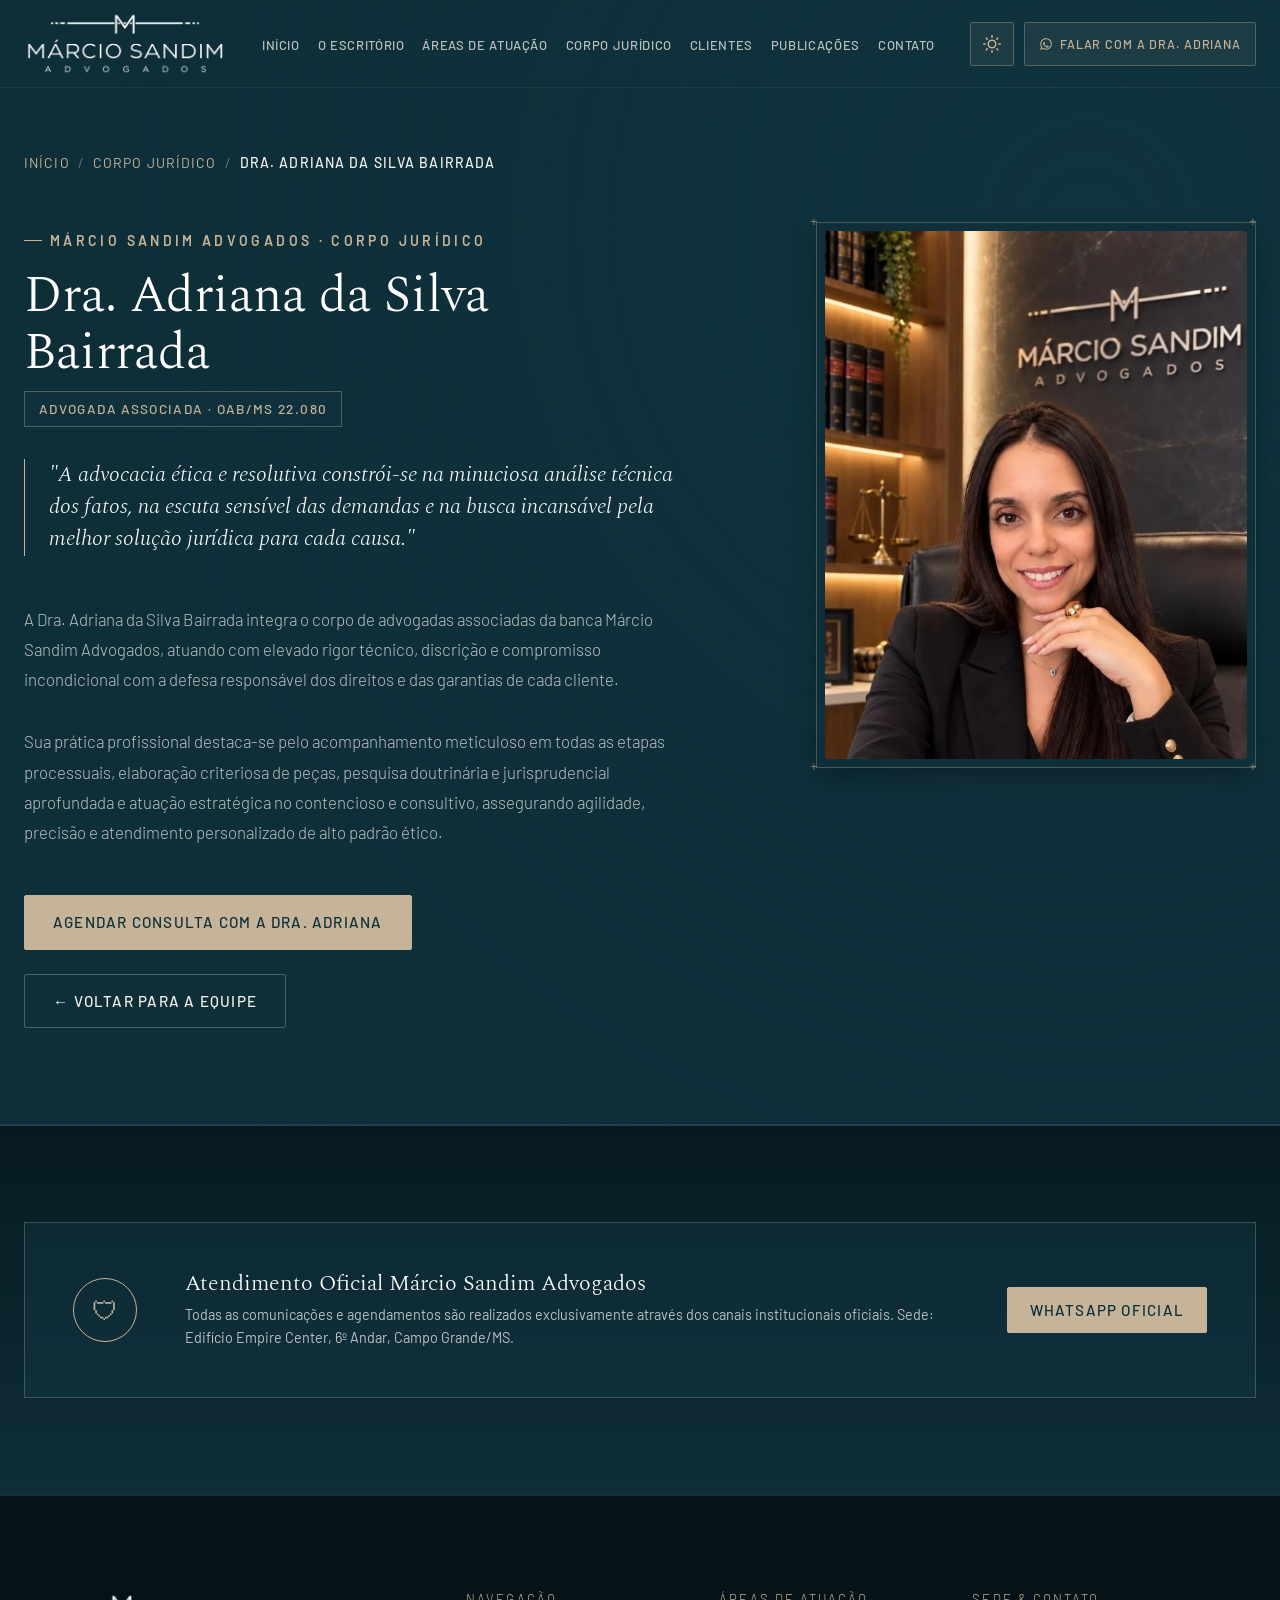
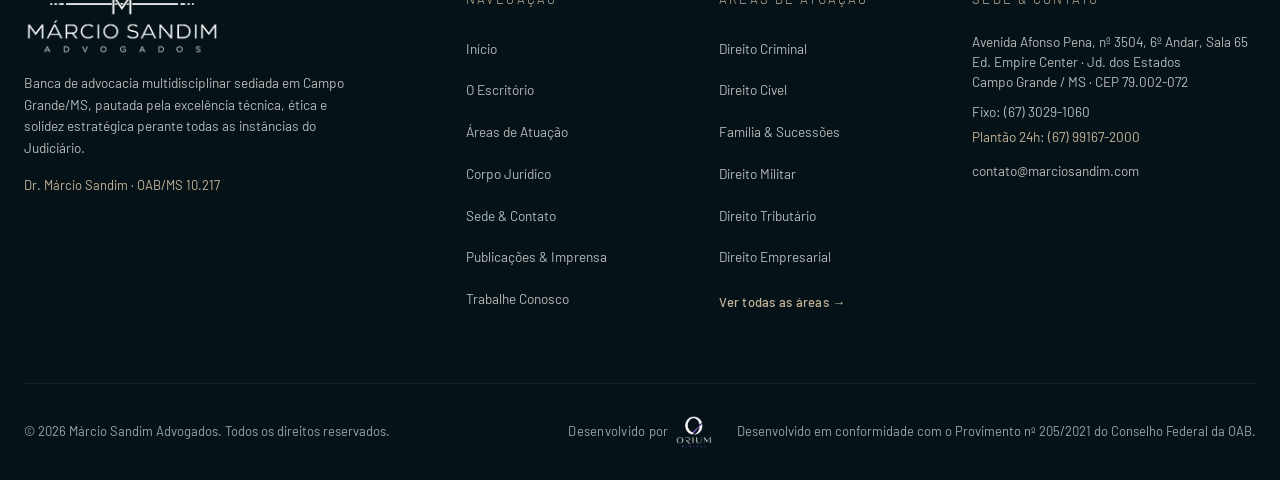
<file: adriana-bairrada.html>
<!DOCTYPE html>
<html lang="pt-BR">
<head>
  <meta charset="UTF-8">
  <meta name="viewport" content="width=device-width, initial-scale=1.0">
  <meta http-equiv="X-UA-Compatible" content="IE=edge">
  
  <title>Dra. Adriana da Silva Bairrada | Márcio Sandim Advogados</title>
  <meta name="description" content="Perfil profissional da Dra. Adriana da Silva Bairrada (OAB/MS 22.080), Advogada Associada da banca Márcio Sandim Advogados em Campo Grande/MS.">
  <meta name="theme-color" content="#0E2E38">
  <meta name="color-scheme" content="dark light">
  
  <!-- Prevenção Instantânea de FOUC de Tema -->
  <script src="js/theme-init.js?v=1.1"></script>
  
  
  <!-- SEO: canonical, Open Graph, Twitter Card e dados estruturados -->
  <link rel="canonical" href="https://www.marciosandim.com/adriana-bairrada">
  <meta property="og:title" content="Dra. Adriana da Silva Bairrada | Márcio Sandim Advogados">
  <meta property="og:description" content="Advogada Associada · OAB/MS 22.080 na banca Márcio Sandim Advogados.">
  <meta property="og:type" content="profile">
  <meta property="og:url" content="https://www.marciosandim.com/adriana-bairrada">
  <meta property="og:image" content="https://www.marciosandim.com/assets/images/AdrianaBairrada.jpeg">
  <meta property="og:locale" content="pt_BR">
  <meta property="og:site_name" content="Márcio Sandim Advogados">
  <meta name="twitter:card" content="summary_large_image">
  <meta name="twitter:title" content="Dra. Adriana da Silva Bairrada | Márcio Sandim Advogados">
  <meta name="twitter:description" content="Advogada Associada · OAB/MS 22.080 na banca Márcio Sandim Advogados.">
  <meta name="twitter:image" content="https://www.marciosandim.com/assets/images/AdrianaBairrada.jpeg">
  <script type="application/ld+json">{"@context":"https://schema.org","@type":"Person","name":"Adriana da Silva Bairrada","identifier":"OAB/MS 22.080","jobTitle":"Advogada Associada","image":"https://www.marciosandim.com/assets/images/AdrianaBairrada.jpeg","url":"https://www.marciosandim.com/adriana-bairrada","worksFor":{"@type":"LegalService","name":"Márcio Sandim Advogados","url":"https://www.marciosandim.com/"}}</script>

  <!-- Fontes Oficiais do Design System (Spectral & Barlow) -->
  <link rel="preconnect" href="https://fonts.googleapis.com">
  <link rel="preconnect" href="https://fonts.gstatic.com" crossorigin>
  <link href="https://fonts.googleapis.com/css2?family=Barlow:wght@300;400;500;600&family=Spectral:ital,wght@0,200;0,300;0,400;1,300&display=swap" rel="stylesheet">
  
  <!-- Favicon -->
  <link rel="icon" type="image/svg+xml" href="assets/images/favicon.svg">
  <link rel="apple-touch-icon" href="assets/images/apple-touch-icon.png">
  <link rel="manifest" href="site.webmanifest">
  
  <!-- Exibição do Logotipo por Tema -->
  <style>
    .brand-logo-dark { display: none !important; }
    .brand-logo-white { display: block !important; }
    html[data-theme="light"] .site-header .brand-logo-white,
    [data-theme="light"] .brand-logo-white { display: none !important; }
    html[data-theme="light"] .site-header .brand-logo-dark,
    [data-theme="light"] .brand-logo-dark { display: block !important; }
    .site-footer .brand-logo-white,
    [data-theme="light"] .site-footer .brand-logo-white { display: block !important; }
    .site-footer .brand-logo-dark,
    [data-theme="light"] .site-footer .brand-logo-dark { display: none !important; }
  </style>
  
  <!-- Estilos Globais -->
  <link rel="stylesheet" href="css/variables.css?v=2.2">
  <link rel="stylesheet" href="css/styles.css?v=3.10">
</head>
<body>
  <a class="skip-link" href="#main">Pular para o conteúdo</a>

  <!-- ==========================================================================
       HEADER INSTITUCIONAL COM EFEITO VIDRO
       ========================================================================== -->
  <header class="site-header" id="siteHeader">
    <div class="container header-container">
      <a href="index.html" class="brand-logo" aria-label="Márcio Sandim Advogados - Página Inicial">
        <img src="assets/images/marcio-sandim-logo-white.png?v=3" alt="Márcio Sandim Advogados" class="brand-logo-img brand-logo-white" width="178" height="58">
        <img src="assets/images/marcio-sandim-logo-dark.png?v=3" alt="Márcio Sandim Advogados" class="brand-logo-img brand-logo-dark" width="178" height="58">
      </a>

      <!-- Menu Desktop -->
      <nav class="nav-desktop" aria-label="Navegação Principal">
        <ul class="nav-menu">
          <li><a href="index.html" class="nav-link">Início</a></li>
          <li><a href="index.html#sobre" class="nav-link">O Escritório</a></li>
          <li><a href="index.html#areas" class="nav-link">Áreas de Atuação</a></li>
          <li><a href="corpo-juridico.html" class="nav-link active">Corpo Jurídico</a></li>
          <li><a href="index.html#clientes" class="nav-link">Clientes</a></li>
          <li><a href="publicacoes.html" class="nav-link">Publicações</a></li>
          <li><a href="index.html#contato" class="nav-link">Contato</a></li>
        </ul>
      </nav>

      <!-- Botões de Ação -->
      <div class="header-actions">
        <!-- Botão Minimalista de Troca de Tema -->
        <button type="button" id="themeToggle" class="theme-toggle" title="Alternar tema claro / escuro">
          <span class="theme-toggle-sr">Alternar tema claro / escuro</span>
          <svg class="theme-icon icon-sun" width="20" height="20" viewBox="0 0 24 24" fill="none" stroke="currentColor" stroke-width="2" stroke-linecap="round" stroke-linejoin="round" aria-hidden="true">
            <circle cx="12" cy="12" r="5"></circle>
            <line x1="12" y1="1" x2="12" y2="3"></line>
            <line x1="12" y1="21" x2="12" y2="23"></line>
            <line x1="4.22" y1="4.22" x2="5.64" y2="5.64"></line>
            <line x1="18.36" y1="18.36" x2="19.78" y2="19.78"></line>
            <line x1="1" y1="12" x2="3" y2="12"></line>
            <line x1="21" y1="12" x2="23" y2="12"></line>
            <line x1="4.22" y1="19.78" x2="5.64" y2="18.36"></line>
            <line x1="18.36" y1="5.64" x2="19.78" y2="4.22"></line>
          </svg>
          <svg class="theme-icon icon-moon" width="20" height="20" viewBox="0 0 24 24" fill="none" stroke="currentColor" stroke-width="2" stroke-linecap="round" stroke-linejoin="round" aria-hidden="true">
            <path d="M21 12.79A9 9 0 1 1 11.21 3 7 7 0 0 0 21 12.79z"></path>
          </svg>
        </button>

        <a href="https://wa.me/5567991672000?text=Olá,%20gostaria%20de%20agendar%20um%20atendimento%20com%20a%20Dra.%20Adriana%20da%20Silva%20Bairrada." target="_blank" rel="noopener" class="btn-header" aria-label="Falar com a Dra. Adriana Bairrada via WhatsApp">
          <svg width="14" height="14" viewBox="0 0 24 24" fill="currentColor" aria-hidden="true">
            <path d="M12.04 2c-5.46 0-9.91 4.45-9.91 9.91 0 1.75.46 3.45 1.32 4.95L2.05 22l5.25-1.38c1.45.79 3.08 1.21 4.74 1.21 5.46 0 9.91-4.45 9.91-9.91 0-2.65-1.03-5.14-2.9-7.01A9.816 9.816 0 0 0 12.04 2zm.01 1.67c2.2 0 4.26.86 5.82 2.42a8.225 8.225 0 0 1 2.41 5.83c0 4.54-3.7 8.24-8.24 8.24-1.48 0-2.93-.4-4.2-1.15l-.3-.18-3.12.82.83-3.04-.2-.31a8.196 8.196 0 0 1-1.26-4.38c0-4.54 3.7-8.24 8.24-8.24zm4.52 11.66c-.25-.13-1.47-.72-1.7-.81-.23-.08-.39-.13-.56.13-.17.25-.64.81-.79.97-.14.17-.29.19-.54.06-.25-.13-1.06-.39-2.03-1.25-.75-.67-1.26-1.5-1.41-1.75-.15-.25-.02-.39.11-.51.11-.11.25-.29.37-.44.13-.14.17-.25.25-.42.08-.17.04-.31-.02-.44-.06-.12-.56-1.35-.77-1.85-.2-.49-.41-.42-.56-.43h-.48c-.17 0-.44.06-.67.31-.23.25-.88.86-.88 2.1 0 1.24.9 2.44 1.03 2.61.13.17 1.77 2.7 4.29 3.79.6.26 1.07.41 1.44.53.6.19 1.15.16 1.58.1.48-.07 1.47-.6 1.68-1.18.21-.58.21-1.07.15-1.18-.07-.12-.22-.19-.47-.32z"/>
          </svg>
          <span>Falar com a Dra. Adriana</span>
        </a>

        <button class="menu-toggle" id="menuToggle" aria-label="Abrir menu" aria-expanded="false" aria-controls="mobileDrawer">
          <span></span>
          <span></span>
          <span></span>
        </button>
      </div>
    </div>
  </header>

  <!-- Menu Drawer Mobile -->
  <div class="mobile-drawer" id="mobileDrawer" role="dialog" aria-modal="true" aria-label="Menu de navegação" inert>
    <button class="drawer-close" id="drawerClose" aria-label="Fechar Menu">&times;</button>
    <ul class="drawer-nav">
      <li><a href="index.html" class="drawer-link">00 · Início <span aria-hidden="true">&rarr;</span></a></li>
      <li><a href="index.html#sobre" class="drawer-link">01 · O Escritório <span aria-hidden="true">&rarr;</span></a></li>
      <li><a href="index.html#areas" class="drawer-link">02 · Áreas de Atuação <span aria-hidden="true">&rarr;</span></a></li>
      <li><a href="corpo-juridico.html" class="drawer-link">03 · Corpo Jurídico <span aria-hidden="true">&rarr;</span></a></li>
      <li><a href="index.html#clientes" class="drawer-link">04 · Clientes &amp; Entidades <span aria-hidden="true">&rarr;</span></a></li>
      <li><a href="publicacoes.html" class="drawer-link">05 · Publicações <span aria-hidden="true">&rarr;</span></a></li>
      <li><a href="index.html#contato" class="drawer-link">06 · Contato <span aria-hidden="true">&rarr;</span></a></li>
      <li><a href="trabalhe-conosco.html" class="drawer-link">07 · Trabalhe Conosco <span aria-hidden="true">&rarr;</span></a></li>
    </ul>
  </div>

  <main id="main" tabindex="-1">
    <!-- ==========================================================================
         SEÇÃO PERFIL PROFISSIONAL
         ========================================================================== -->
    <section class="profile-hero-section">
      <div class="container">
        <!-- Breadcrumb Navigation -->
        <nav class="breadcrumb" aria-label="Navegação estrutural">
          <a href="index.html">Início</a>
          <span class="breadcrumb-separator">/</span>
          <a href="corpo-juridico.html">Corpo Jurídico</a>
          <span class="breadcrumb-separator">/</span>
          <span class="breadcrumb-current" aria-current="page">Dra. Adriana da Silva Bairrada</span>
        </nav>

        <div class="profile-grid">
          <!-- Conteúdo Biográfico -->
          <div class="profile-content">
            <span class="kicker">Márcio Sandim Advogados · Corpo Jurídico</span>
            <h1 class="profile-name">Dra. Adriana da Silva Bairrada</h1>
            <div class="profile-badge">Advogada Associada · OAB/MS 22.080</div>

            <div class="profile-quote">
              "A advocacia ética e resolutiva constrói-se na minuciosa análise técnica dos fatos, na escuta sensível das demandas e na busca incansável pela melhor solução jurídica para cada causa."
            </div>

            <p class="profile-bio">
              A Dra. Adriana da Silva Bairrada integra o corpo de advogadas associadas da banca Márcio Sandim Advogados, atuando com elevado rigor técnico, discrição e compromisso incondicional com a defesa responsável dos direitos e das garantias de cada cliente.
            </p>

            <p class="profile-bio">
              Sua prática profissional destaca-se pelo acompanhamento meticuloso em todas as etapas processuais, elaboração criteriosa de peças, pesquisa doutrinária e jurisprudencial aprofundada e atuação estratégica no contencioso e consultivo, assegurando agilidade, precisão e atendimento personalizado de alto padrão ético.
            </p>

            <!-- CTAs de Ação -->
            <div class="profile-ctas">
              <a href="https://wa.me/5567991672000?text=Olá,%20gostaria%20de%20agendar%20um%20atendimento%20com%20a%20Dra.%20Adriana%20da%20Silva%20Bairrada." target="_blank" rel="noopener" class="btn btn-primary">
                Agendar Consulta com a Dra. Adriana
              </a>
              <a href="corpo-juridico.html" class="btn btn-ghost">
                &larr; Voltar para a Equipe
              </a>
            </div>
          </div>

          <!-- Retrato Profissional -->
          <div class="profile-portrait-wrapper">
            <span class="crosshair crosshair-tl">+</span>
            <span class="crosshair crosshair-tr">+</span>
            <span class="crosshair crosshair-bl">+</span>
            <span class="crosshair crosshair-br">+</span>
            
            <div class="profile-portrait">
              <picture>
                <source srcset="assets/images/AdrianaBairrada.webp?v=4" type="image/webp">
                <img src="assets/images/AdrianaBairrada.jpeg?v=4" alt="Dra. Adriana da Silva Bairrada - Advogada Associada Márcio Sandim Advogados" width="576" height="1024" loading="eager">
              </picture>
            </div>
          </div>
        </div>
      </div>
    </section>

    <!-- ==========================================================================
         CANAL VERIFICADO / SEGURANÇA
         ========================================================================== -->
    <section class="section-security">
      <div class="container">
        <div class="security-box">
          <div class="security-icon" aria-hidden="true">&#128737;</div>
          <div class="security-text">
            <h2>Atendimento Oficial Márcio Sandim Advogados</h2>
            <p>
              Todas as comunicações e agendamentos são realizados exclusivamente através dos canais institucionais oficiais. Sede: Edifício Empire Center, 6º Andar, Campo Grande/MS.
            </p>
          </div>
          <a href="https://wa.me/5567991672000?text=Olá,%20gostaria%20de%20confirmar%20um%20atendimento%20oficial." target="_blank" rel="noopener" class="btn btn-primary btn-sm">
            WhatsApp Oficial
          </a>
        </div>
      </div>
    </section>
  </main>

  <!-- ==========================================================================
       FOOTER INSTITUCIONAL SOLENE
       ========================================================================== -->
  <footer class="site-footer">
    <div class="container">
      <div class="footer-grid">
        <div class="footer-col">
          <div class="brand-logo footer-brand">
            <img src="assets/images/marcio-sandim-logo-white.png?v=3" alt="Márcio Sandim Advogados" class="brand-logo-img brand-logo-white" width="196" height="64" loading="lazy">
          </div>
          <p class="footer-about">
            Banca de advocacia multidisciplinar sediada em Campo Grande/MS, pautada pela excelência técnica, ética e solidez estratégica perante todas as instâncias do Judiciário.
          </p>
          <p class="footer-signature"><a href="marcio-sandim.html" title="Ver perfil institucional do Dr. Márcio Sandim">Dr. Márcio Sandim · OAB/MS 10.217</a></p>
        </div>

        <div class="footer-col">
          <h2>Navegação</h2>
          <ul class="footer-links">
            <li><a href="index.html#hero">Início</a></li>
            <li><a href="index.html#sobre">O Escritório</a></li>
            <li><a href="index.html#areas">Áreas de Atuação</a></li>
            <li><a href="corpo-juridico.html">Corpo Jurídico</a></li>
            <li><a href="index.html#estrutura">Sede &amp; Contato</a></li>
            <li><a href="publicacoes.html">Publicações &amp; Imprensa</a></li>
            <li><a href="trabalhe-conosco.html">Trabalhe Conosco</a></li>
          </ul>
        </div>

        <div class="footer-col">
          <h2>Áreas de Atuação</h2>
          <ul class="footer-links">
            <li><a href="index.html#areas">Direito Criminal</a></li>
            <li><a href="index.html#areas">Direito Cível</a></li>
            <li><a href="index.html#areas">Família &amp; Sucessões</a></li>
            <li><a href="index.html#areas">Direito Militar</a></li>
            <li><a href="index.html#areas">Direito Tributário</a></li>
            <li><a href="index.html#areas">Direito Empresarial</a></li>
            <li><a href="index.html#areas" class="footer-link-highlight">Ver todas as áreas &rarr;</a></li>
          </ul>
        </div>

        <div class="footer-col">
          <h2>Sede &amp; Contato</h2>
          <p class="footer-address">
            Avenida Afonso Pena, nº 3504, 6º Andar, Sala 65<br>
            Ed. Empire Center · Jd. dos Estados<br>
            Campo Grande / MS · CEP 79.002-072
          </p>
          <p class="footer-line">Fixo: (67) 3029-1060</p>
          <p class="footer-line footer-line-accent">Plantão 24h: (67) 99167-2000</p>
          <p class="footer-email">contato@marciosandim.com</p>
        </div>
      </div>

      <div class="footer-bottom">
        <p class="footer-copy">&copy; 2026 Márcio Sandim Advogados. Todos os direitos reservados.</p>
        <div class="developer-credit">
          <a href="https://oriumdigital.com.br/" target="_blank" rel="noopener" class="developer-link" title="Orium Digital — Criação de Sites e Marketing Digital">
            <span>Desenvolvido por</span>
            <img src="assets/images/orium-logo-light.png" alt="Orium Digital" class="orium-logo-footer" width="38" height="34" loading="lazy">
          </a>
        </div>
        <p class="footer-oab">Desenvolvido em conformidade com o Provimento nº 205/2021 do Conselho Federal da OAB.</p>
      </div>
    </div>
  </footer>

  <!-- Scripts -->
  <script src="js/main.js?v=2.6"></script>
</body>
</html>
</file>
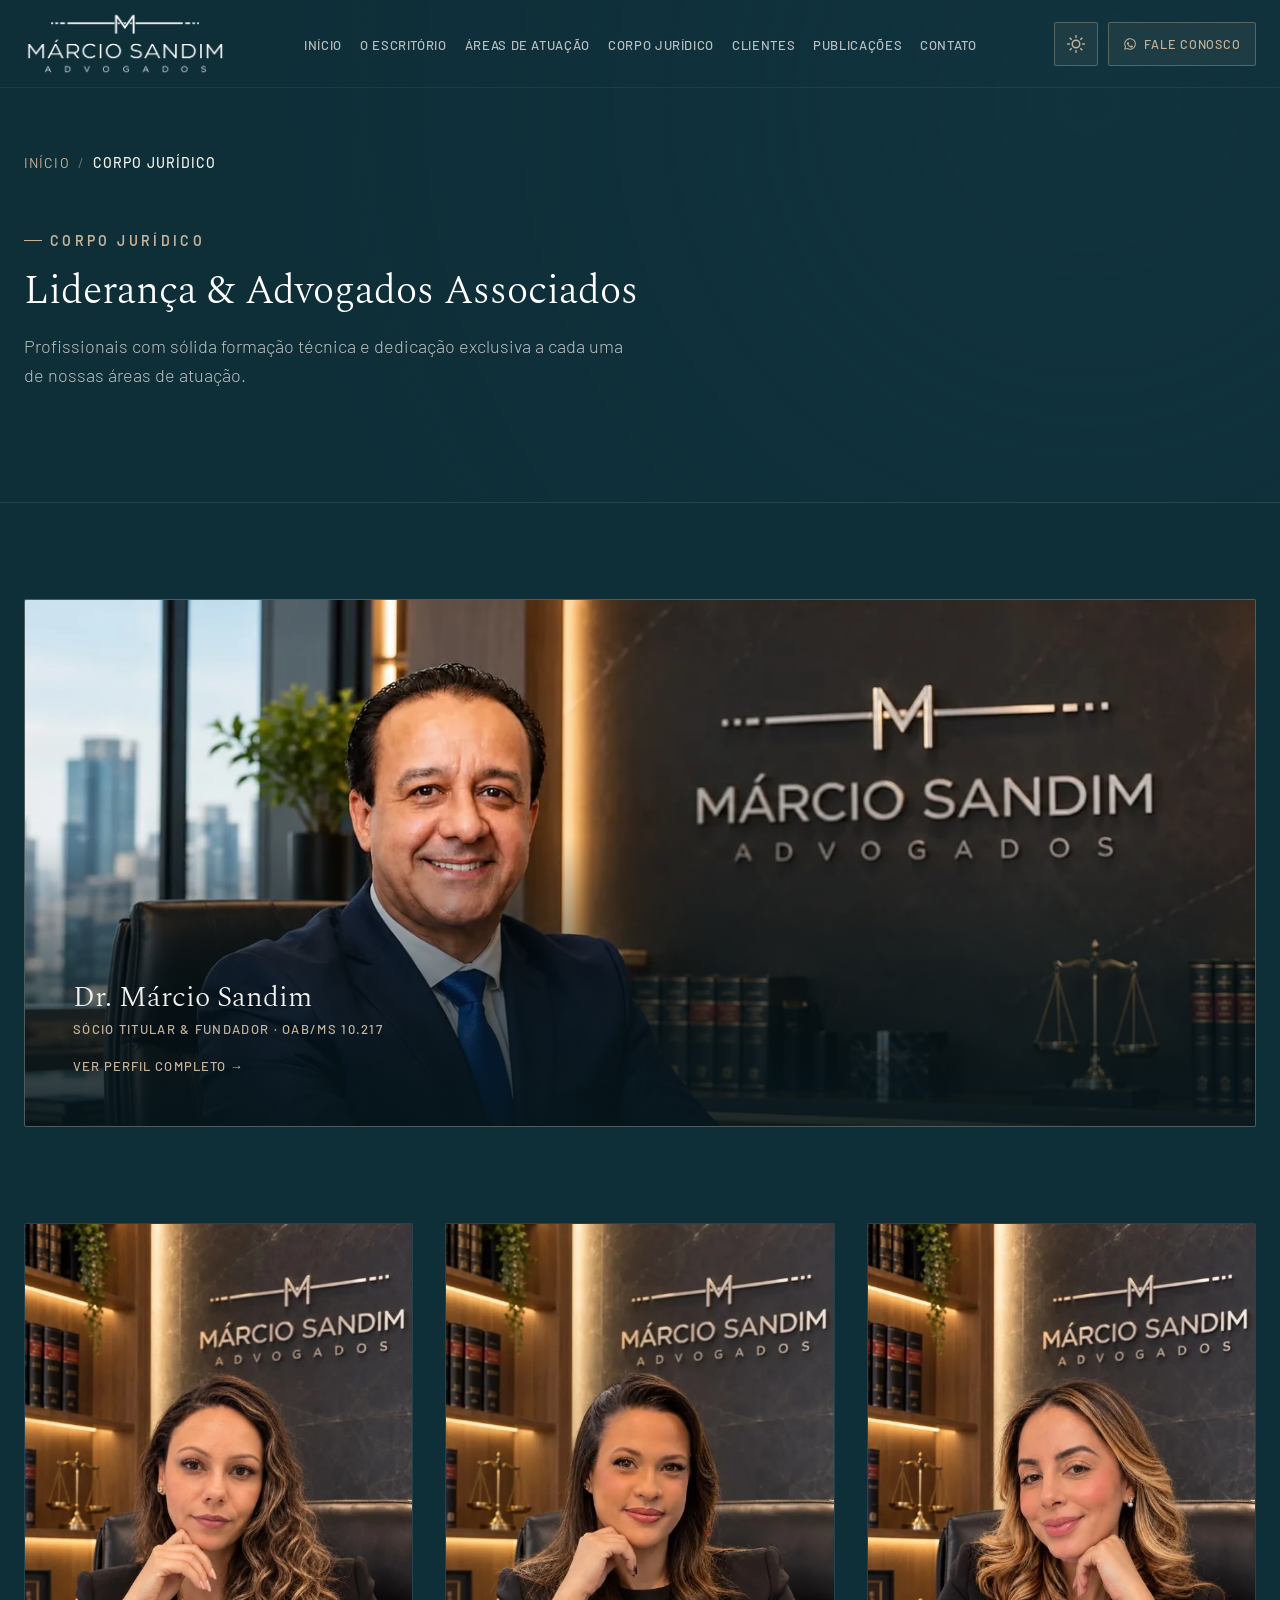
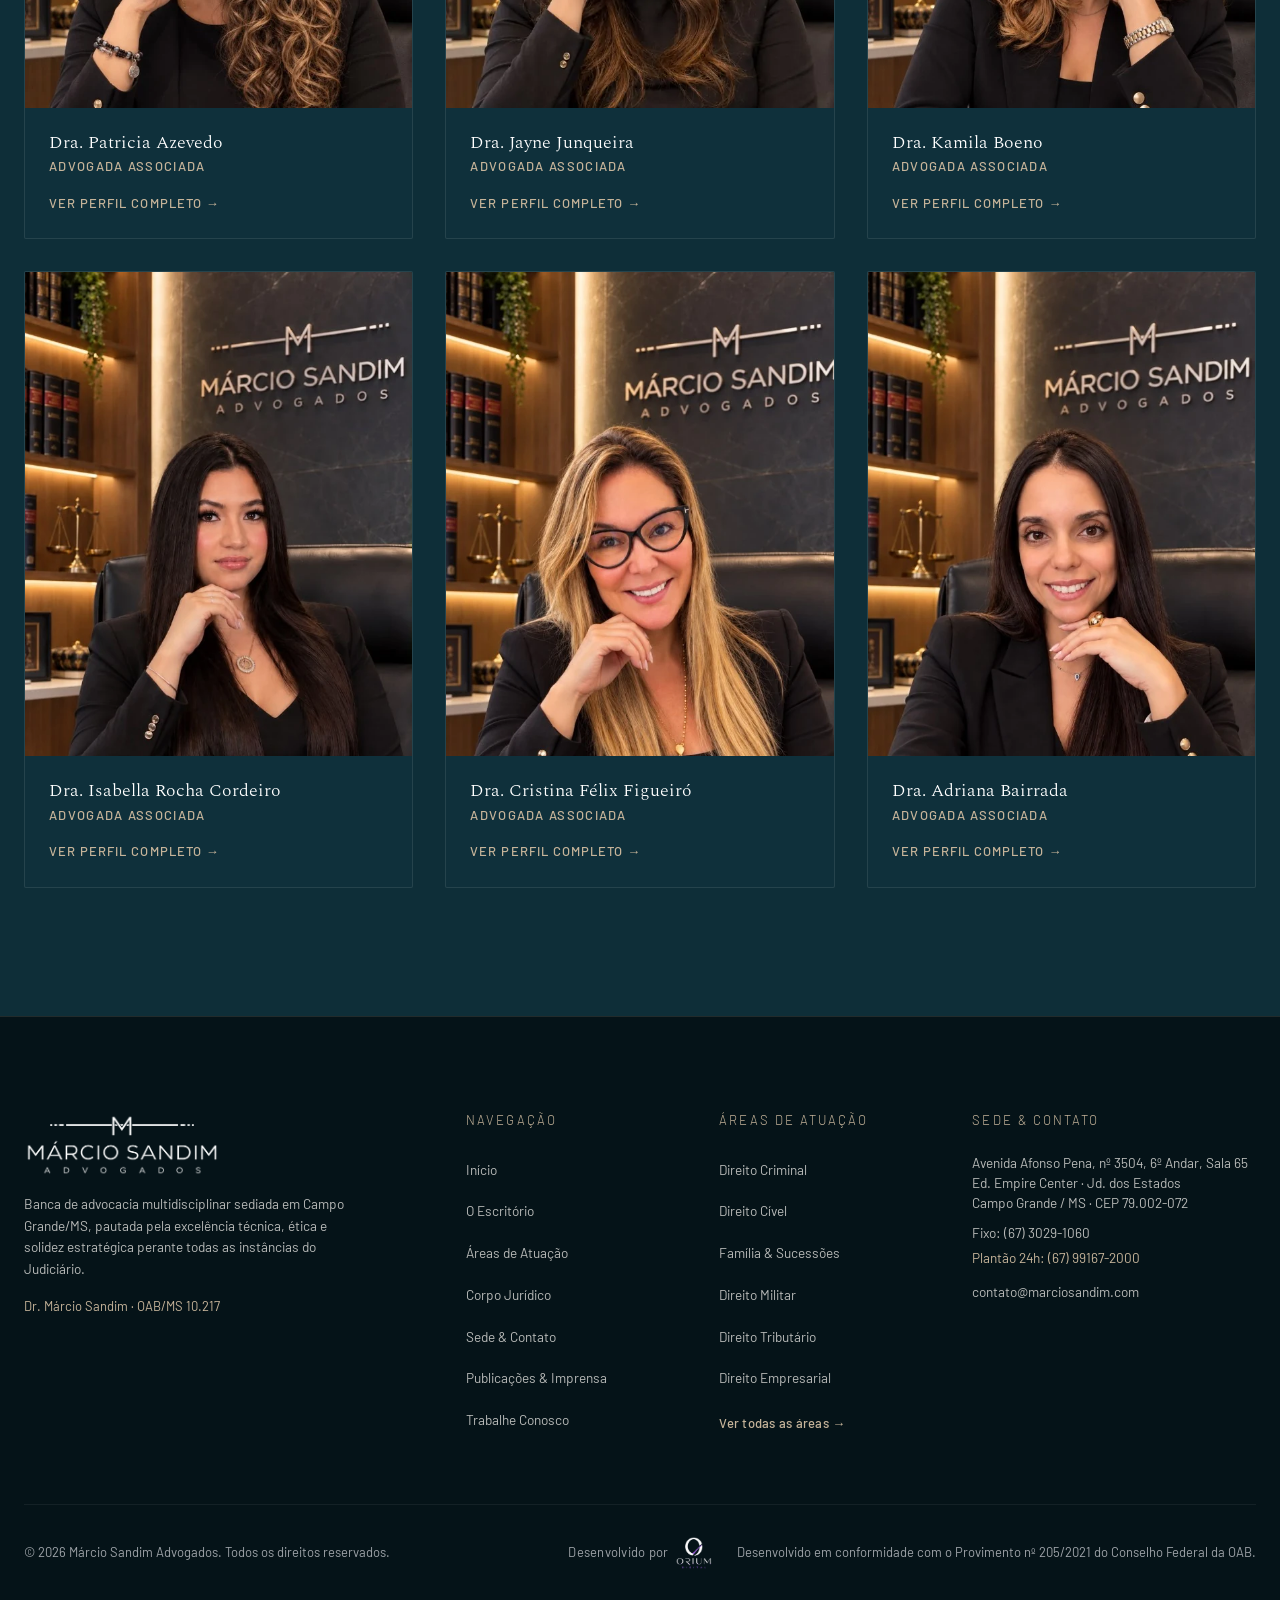
<file: corpo-juridico.html>
<!DOCTYPE html>
<html lang="pt-BR">
<head>
  <meta charset="UTF-8">
  <meta name="viewport" content="width=device-width, initial-scale=1.0">
  <meta http-equiv="X-UA-Compatible" content="IE=edge">
  
  <title>Corpo Jurídico | Márcio Sandim Advogados</title>
  <meta name="description" content="Conheça o Dr. Márcio Sandim e as advogadas associadas da banca Márcio Sandim Advogados, em Campo Grande/MS.">
  <meta name="theme-color" content="#0E2E38">
  <meta name="color-scheme" content="dark light">
  
  <!-- Prevenção Instantânea de FOUC de Tema -->
  <script src="js/theme-init.js?v=1.1"></script>
  
  
  <!-- SEO: canonical, Open Graph, Twitter Card e dados estruturados -->
  <link rel="canonical" href="https://www.marciosandim.com/corpo-juridico">
  <meta property="og:title" content="Corpo Jurídico | Márcio Sandim Advogados">
  <meta property="og:description" content="Conheça o Dr. Márcio Sandim e as advogadas associadas da banca Márcio Sandim Advogados, em Campo Grande/MS.">
  <meta property="og:type" content="website">
  <meta property="og:url" content="https://www.marciosandim.com/corpo-juridico">
  <meta property="og:image" content="https://www.marciosandim.com/assets/images/hero-bg.jpg">
  <meta property="og:locale" content="pt_BR">
  <meta property="og:site_name" content="Márcio Sandim Advogados">
  <meta name="twitter:card" content="summary_large_image">
  <meta name="twitter:title" content="Corpo Jurídico | Márcio Sandim Advogados">
  <meta name="twitter:description" content="Conheça o Dr. Márcio Sandim e as advogadas associadas da banca Márcio Sandim Advogados, em Campo Grande/MS.">
  <meta name="twitter:image" content="https://www.marciosandim.com/assets/images/hero-bg.jpg">

  <!-- Fontes Oficiais do Design System (Spectral & Barlow) -->
  <link rel="preconnect" href="https://fonts.googleapis.com">
  <link rel="preconnect" href="https://fonts.gstatic.com" crossorigin>
  <link href="https://fonts.googleapis.com/css2?family=Barlow:wght@300;400;500;600&family=Spectral:ital,wght@0,200;0,300;0,400;1,300&display=swap" rel="stylesheet">
  
  <!-- Favicon -->
  <link rel="icon" type="image/svg+xml" href="assets/images/favicon.svg">
  <link rel="apple-touch-icon" href="assets/images/apple-touch-icon.png">
  <link rel="manifest" href="site.webmanifest">
  
  <!-- Exibição do Logotipo por Tema -->
  <style>
    .brand-logo-dark { display: none !important; }
    .brand-logo-white { display: block !important; }
    html[data-theme="light"] .site-header .brand-logo-white,
    [data-theme="light"] .brand-logo-white { display: none !important; }
    html[data-theme="light"] .site-header .brand-logo-dark,
    [data-theme="light"] .brand-logo-dark { display: block !important; }
    .site-footer .brand-logo-white,
    [data-theme="light"] .site-footer .brand-logo-white { display: block !important; }
    .site-footer .brand-logo-dark,
    [data-theme="light"] .site-footer .brand-logo-dark { display: none !important; }
  </style>
  
  <!-- Estilos Globais -->
  <link rel="stylesheet" href="css/variables.css?v=2.2">
  <link rel="stylesheet" href="css/styles.css?v=3.10">
</head>
<body>
  <a class="skip-link" href="#main">Pular para o conteúdo</a>

  <!-- ==========================================================================
       HEADER INSTITUCIONAL COM EFEITO VIDRO
       ========================================================================== -->
  <header class="site-header" id="siteHeader">
    <div class="container header-container">
      <a href="index.html" class="brand-logo" aria-label="Márcio Sandim Advogados - Página Inicial">
        <img src="assets/images/marcio-sandim-logo-white.png?v=3" alt="Márcio Sandim Advogados" class="brand-logo-img brand-logo-white" width="178" height="58">
        <img src="assets/images/marcio-sandim-logo-dark.png?v=3" alt="Márcio Sandim Advogados" class="brand-logo-img brand-logo-dark" width="178" height="58">
      </a>

      <!-- Menu Desktop -->
      <nav class="nav-desktop" aria-label="Navegação Principal">
        <ul class="nav-menu">
          <li><a href="index.html" class="nav-link">Início</a></li>
          <li><a href="index.html#sobre" class="nav-link">O Escritório</a></li>
          <li><a href="index.html#areas" class="nav-link">Áreas de Atuação</a></li>
          <li><a href="corpo-juridico.html" class="nav-link active">Corpo Jurídico</a></li>
          <li><a href="index.html#clientes" class="nav-link">Clientes</a></li>
          <li><a href="publicacoes.html" class="nav-link">Publicações</a></li>
          <li><a href="index.html#contato" class="nav-link">Contato</a></li>
        </ul>
      </nav>

      <!-- Botões de Ação -->
      <div class="header-actions">
        <!-- Botão Minimalista de Troca de Tema -->
        <button type="button" id="themeToggle" class="theme-toggle" title="Alternar tema claro / escuro">
          <span class="theme-toggle-sr">Alternar tema claro / escuro</span>
          <svg class="theme-icon icon-sun" width="20" height="20" viewBox="0 0 24 24" fill="none" stroke="currentColor" stroke-width="2" stroke-linecap="round" stroke-linejoin="round" aria-hidden="true">
            <circle cx="12" cy="12" r="5"></circle>
            <line x1="12" y1="1" x2="12" y2="3"></line>
            <line x1="12" y1="21" x2="12" y2="23"></line>
            <line x1="4.22" y1="4.22" x2="5.64" y2="5.64"></line>
            <line x1="18.36" y1="18.36" x2="19.78" y2="19.78"></line>
            <line x1="1" y1="12" x2="3" y2="12"></line>
            <line x1="21" y1="12" x2="23" y2="12"></line>
            <line x1="4.22" y1="19.78" x2="5.64" y2="18.36"></line>
            <line x1="18.36" y1="5.64" x2="19.78" y2="4.22"></line>
          </svg>
          <svg class="theme-icon icon-moon" width="20" height="20" viewBox="0 0 24 24" fill="none" stroke="currentColor" stroke-width="2" stroke-linecap="round" stroke-linejoin="round" aria-hidden="true">
            <path d="M21 12.79A9 9 0 1 1 11.21 3 7 7 0 0 0 21 12.79z"></path>
          </svg>
        </button>

        <a href="https://wa.me/5567991672000?text=Olá,%20gostaria%20de%20falar%20com%20o%20escritório%20Márcio%20Sandim%20Advogados." target="_blank" rel="noopener" class="btn-header" aria-label="Falar com o escritório via WhatsApp">
          <svg width="14" height="14" viewBox="0 0 24 24" fill="currentColor" aria-hidden="true">
            <path d="M12.04 2c-5.46 0-9.91 4.45-9.91 9.91 0 1.75.46 3.45 1.32 4.95L2.05 22l5.25-1.38c1.45.79 3.08 1.21 4.74 1.21 5.46 0 9.91-4.45 9.91-9.91 0-2.65-1.03-5.14-2.9-7.01A9.816 9.816 0 0 0 12.04 2zm.01 1.67c2.2 0 4.26.86 5.82 2.42a8.225 8.225 0 0 1 2.41 5.83c0 4.54-3.7 8.24-8.24 8.24-1.48 0-2.93-.4-4.2-1.15l-.3-.18-3.12.82.83-3.04-.2-.31a8.196 8.196 0 0 1-1.26-4.38c0-4.54 3.7-8.24 8.24-8.24zm4.52 11.66c-.25-.13-1.47-.72-1.7-.81-.23-.08-.39-.13-.56.13-.17.25-.64.81-.79.97-.14.17-.29.19-.54.06-.25-.13-1.06-.39-2.03-1.25-.75-.67-1.26-1.5-1.41-1.75-.15-.25-.02-.39.11-.51.11-.11.25-.29.37-.44.13-.14.17-.25.25-.42.08-.17.04-.31-.02-.44-.06-.12-.56-1.35-.77-1.85-.2-.49-.41-.42-.56-.43h-.48c-.17 0-.44.06-.67.31-.23.25-.88.86-.88 2.1 0 1.24.9 2.44 1.03 2.61.13.17 1.77 2.7 4.29 3.79.6.26 1.07.41 1.44.53.6.19 1.15.16 1.58.1.48-.07 1.47-.6 1.68-1.18.21-.58.21-1.07.15-1.18-.07-.12-.22-.19-.47-.32z"/>
          </svg>
          <span>Fale Conosco</span>
        </a>

        <button class="menu-toggle" id="menuToggle" aria-label="Abrir menu" aria-expanded="false" aria-controls="mobileDrawer">
          <span></span>
          <span></span>
          <span></span>
        </button>
      </div>
    </div>
  </header>

  <!-- Menu Drawer Mobile -->
  <div class="mobile-drawer" id="mobileDrawer" role="dialog" aria-modal="true" aria-label="Menu de navegação" inert>
    <button class="drawer-close" id="drawerClose" aria-label="Fechar Menu">&times;</button>
    <ul class="drawer-nav">
      <li><a href="index.html" class="drawer-link">00 · Início <span aria-hidden="true">&rarr;</span></a></li>
      <li><a href="index.html#sobre" class="drawer-link">01 · O Escritório <span aria-hidden="true">&rarr;</span></a></li>
      <li><a href="index.html#areas" class="drawer-link">02 · Áreas de Atuação <span aria-hidden="true">&rarr;</span></a></li>
      <li><a href="corpo-juridico.html" class="drawer-link">03 · Corpo Jurídico <span aria-hidden="true">&rarr;</span></a></li>
      <li><a href="index.html#clientes" class="drawer-link">04 · Clientes &amp; Entidades <span aria-hidden="true">&rarr;</span></a></li>
      <li><a href="publicacoes.html" class="drawer-link">05 · Publicações <span aria-hidden="true">&rarr;</span></a></li>
      <li><a href="index.html#contato" class="drawer-link">06 · Contato <span aria-hidden="true">&rarr;</span></a></li>
      <li><a href="trabalhe-conosco.html" class="drawer-link">07 · Trabalhe Conosco <span aria-hidden="true">&rarr;</span></a></li>
    </ul>
  </div>

  <main id="main" tabindex="-1">
    <section class="page-hero">
      <div class="container">
        <nav class="breadcrumb" aria-label="Navegação estrutural">
          <a href="index.html">Início</a>
          <span class="breadcrumb-separator">/</span>
          <span class="breadcrumb-current" aria-current="page">Corpo Jurídico</span>
        </nav>
        <span class="kicker">Corpo Jurídico</span>
        <h1 class="section-title">Liderança &amp; Advogados Associados</h1>
        <p class="section-subtitle">Profissionais com sólida formação técnica e dedicação exclusiva a cada uma de nossas áreas de atuação.</p>
      </div>
    </section>

    <section class="page-body" id="equipe">
      <div class="container">
        <!-- Destaque Sócio Fundador: mesmo padrão dos cards das associadas, com foto ocupando o card inteiro -->
        <a href="marcio-sandim.html" class="team-card team-card-link leader-feature" aria-label="Acessar página e perfil completo do Dr. Márcio Sandim">
          <picture class="leader-feature-photo">
            <source srcset="assets/images/marcio-sandim-destaque-768.webp 768w, assets/images/marcio-sandim-destaque-1280.webp 1280w, assets/images/marcio-sandim-destaque-1536.webp 1536w" sizes="(max-width: 1240px) 94vw, 1200px" type="image/webp">
            <img src="assets/images/marcio-sandim-destaque.jpg" alt="Dr. Márcio Sandim - Sócio Titular e Fundador" width="1536" height="1024" loading="eager" decoding="async">
          </picture>
          <div class="team-details leader-feature-details">
            <h3 class="team-name">Dr. Márcio Sandim</h3>
            <p class="team-role">Sócio Titular &amp; Fundador · OAB/MS 10.217</p>
            <span class="team-link-cta">Ver perfil completo &rarr;</span>
          </div>
        </a>

        <!-- Grid de Advogadas Associadas (Links para Páginas Individuais) -->
        <div class="team-grid">
          <!-- Dra. Patricia Azevedo -->
          <a href="patricia-azevedo.html" class="team-card team-card-link" aria-label="Acessar página e perfil completo da Dra. Patricia Azevedo">
            <div class="team-photo">
              <picture>
                <source srcset="assets/images/PatriciaAzevedo.webp?v=4" type="image/webp">
                <img src="assets/images/PatriciaAzevedo.jpeg?v=4" alt="Dra. Patricia Azevedo - Advogada Associada" width="576" height="1024" loading="lazy">
              </picture>
            </div>
            <div class="team-details">
              <h3 class="team-name">Dra. Patricia Azevedo</h3>
              <p class="team-role">Advogada Associada</p>
              <span class="team-link-cta">Ver perfil completo &rarr;</span>
            </div>
          </a>

          <!-- Dra. Jayne Junqueira -->
          <a href="jayne-junqueira.html" class="team-card team-card-link" aria-label="Acessar página e perfil completo da Dra. Jayne Junqueira">
            <div class="team-photo">
              <picture>
                <source srcset="assets/images/JayneJunqueira.webp?v=4" type="image/webp">
                <img src="assets/images/JayneJunqueira.jpeg?v=4" alt="Dra. Jayne Junqueira - Advogada Associada" width="576" height="1024" loading="lazy">
              </picture>
            </div>
            <div class="team-details">
              <h3 class="team-name">Dra. Jayne Junqueira</h3>
              <p class="team-role">Advogada Associada</p>
              <span class="team-link-cta">Ver perfil completo &rarr;</span>
            </div>
          </a>

          <!-- Dra. Kamila Boeno -->
          <a href="kamila-boeno.html" class="team-card team-card-link" aria-label="Acessar página e perfil completo da Dra. Kamila Boeno">
            <div class="team-photo">
              <picture>
                <source srcset="assets/images/KamilaBoeno.webp?v=4" type="image/webp">
                <img src="assets/images/KamilaBoeno.jpeg?v=4" alt="Dra. Kamila Boeno - Advogada Associada" width="576" height="1024" loading="lazy">
              </picture>
            </div>
            <div class="team-details">
              <h3 class="team-name">Dra. Kamila Boeno</h3>
              <p class="team-role">Advogada Associada</p>
              <span class="team-link-cta">Ver perfil completo &rarr;</span>
            </div>
          </a>


          <!-- Dra. Isabella Rocha Cordeiro -->
          <a href="isabella-cordeiro.html" class="team-card team-card-link" aria-label="Acessar página e perfil completo da Dra. Isabella Rocha Cordeiro">
            <div class="team-photo">
              <picture>
                <source srcset="assets/images/IsabellaCordeiro.webp?v=4" type="image/webp">
                <img src="assets/images/IsabellaCordeiro.jpeg?v=4" alt="Dra. Isabella Rocha Cordeiro - Advogada Associada" width="576" height="1024" loading="lazy">
              </picture>
            </div>
            <div class="team-details">
              <h3 class="team-name">Dra. Isabella Rocha Cordeiro</h3>
              <p class="team-role">Advogada Associada</p>
              <span class="team-link-cta">Ver perfil completo &rarr;</span>
            </div>
          </a>



          <!-- Dra. Cristina Félix Figueiró -->
          <a href="cristina-figueiro.html" class="team-card team-card-link" aria-label="Acessar página e perfil completo da Dra. Cristina Félix Figueiró">
            <div class="team-photo">
              <picture>
                <source srcset="assets/images/CristinaFigueiro.webp?v=4" type="image/webp">
                <img src="assets/images/CristinaFigueiro.jpeg?v=4" alt="Dra. Cristina Félix Figueiró - Advogada Associada" width="576" height="1024" loading="lazy">
              </picture>
            </div>
            <div class="team-details">
              <h3 class="team-name">Dra. Cristina Félix Figueiró</h3>
              <p class="team-role">Advogada Associada</p>
              <span class="team-link-cta">Ver perfil completo &rarr;</span>
            </div>
          </a>

          <!-- Dra. Adriana da Silva Bairrada -->
          <a href="adriana-bairrada.html" class="team-card team-card-link" aria-label="Acessar página e perfil completo da Dra. Adriana da Silva Bairrada">
            <div class="team-photo">
              <picture>
                <source srcset="assets/images/AdrianaBairrada.webp?v=4" type="image/webp">
                <img src="assets/images/AdrianaBairrada.jpeg?v=4" alt="Dra. Adriana da Silva Bairrada - Advogada Associada" width="576" height="1024" loading="lazy">
              </picture>
            </div>
            <div class="team-details">
              <h3 class="team-name">Dra. Adriana Bairrada</h3>
              <p class="team-role">Advogada Associada</p>
              <span class="team-link-cta">Ver perfil completo &rarr;</span>
            </div>
          </a>
        </div>
      </div>
    </section>
  </main>

  <!-- ==========================================================================
       FOOTER INSTITUCIONAL SOLENE
       ========================================================================== -->
  <footer class="site-footer">
    <div class="container">
      <div class="footer-grid">
        <div class="footer-col">
          <div class="brand-logo footer-brand">
            <img src="assets/images/marcio-sandim-logo-white.png?v=3" alt="Márcio Sandim Advogados" class="brand-logo-img brand-logo-white" width="196" height="64" loading="lazy">
          </div>
          <p class="footer-about">
            Banca de advocacia multidisciplinar sediada em Campo Grande/MS, pautada pela excelência técnica, ética e solidez estratégica perante todas as instâncias do Judiciário.
          </p>
          <p class="footer-signature"><a href="marcio-sandim.html" title="Ver perfil institucional do Dr. Márcio Sandim">Dr. Márcio Sandim · OAB/MS 10.217</a></p>
        </div>

        <div class="footer-col">
          <h2>Navegação</h2>
          <ul class="footer-links">
            <li><a href="index.html#hero">Início</a></li>
            <li><a href="index.html#sobre">O Escritório</a></li>
            <li><a href="index.html#areas">Áreas de Atuação</a></li>
            <li><a href="corpo-juridico.html">Corpo Jurídico</a></li>
            <li><a href="index.html#estrutura">Sede &amp; Contato</a></li>
          <li><a href="publicacoes.html">Publicações &amp; Imprensa</a></li>
          <li><a href="trabalhe-conosco.html">Trabalhe Conosco</a></li>
          </ul>
        </div>

        <div class="footer-col">
          <h2>Áreas de Atuação</h2>
          <ul class="footer-links">
            <li><a href="index.html#areas">Direito Criminal</a></li>
            <li><a href="index.html#areas">Direito Cível</a></li>
            <li><a href="index.html#areas">Família &amp; Sucessões</a></li>
            <li><a href="index.html#areas">Direito Militar</a></li>
            <li><a href="index.html#areas">Direito Tributário</a></li>
            <li><a href="index.html#areas">Direito Empresarial</a></li>
            <li><a href="index.html#areas" class="footer-link-highlight">Ver todas as áreas &rarr;</a></li>
          </ul>
        </div>

        <div class="footer-col">
          <h2>Sede &amp; Contato</h2>
          <p class="footer-address">
            Avenida Afonso Pena, nº 3504, 6º Andar, Sala 65<br>
            Ed. Empire Center · Jd. dos Estados<br>
            Campo Grande / MS · CEP 79.002-072
          </p>
          <p class="footer-line">Fixo: (67) 3029-1060</p>
          <p class="footer-line footer-line-accent">Plantão 24h: (67) 99167-2000</p>
          <p class="footer-email">contato@marciosandim.com</p>
        </div>
      </div>

      <div class="footer-bottom">
        <p class="footer-copy">&copy; 2026 Márcio Sandim Advogados. Todos os direitos reservados.</p>
        <div class="developer-credit">
          <a href="https://oriumdigital.com.br/" target="_blank" rel="noopener" class="developer-link" title="Orium Digital — Criação de Sites e Marketing Digital">
            <span>Desenvolvido por</span>
            <img src="assets/images/orium-logo-light.png" alt="Orium Digital" class="orium-logo-footer" width="38" height="34" loading="lazy">
          </a>
        </div>
        <p class="footer-oab">Desenvolvido em conformidade com o Provimento nº 205/2021 do Conselho Federal da OAB.</p>
      </div>
    </div>
  </footer>

  <!-- Scripts -->
  <script src="js/main.js?v=2.6"></script>
</body>
</html>
</file>
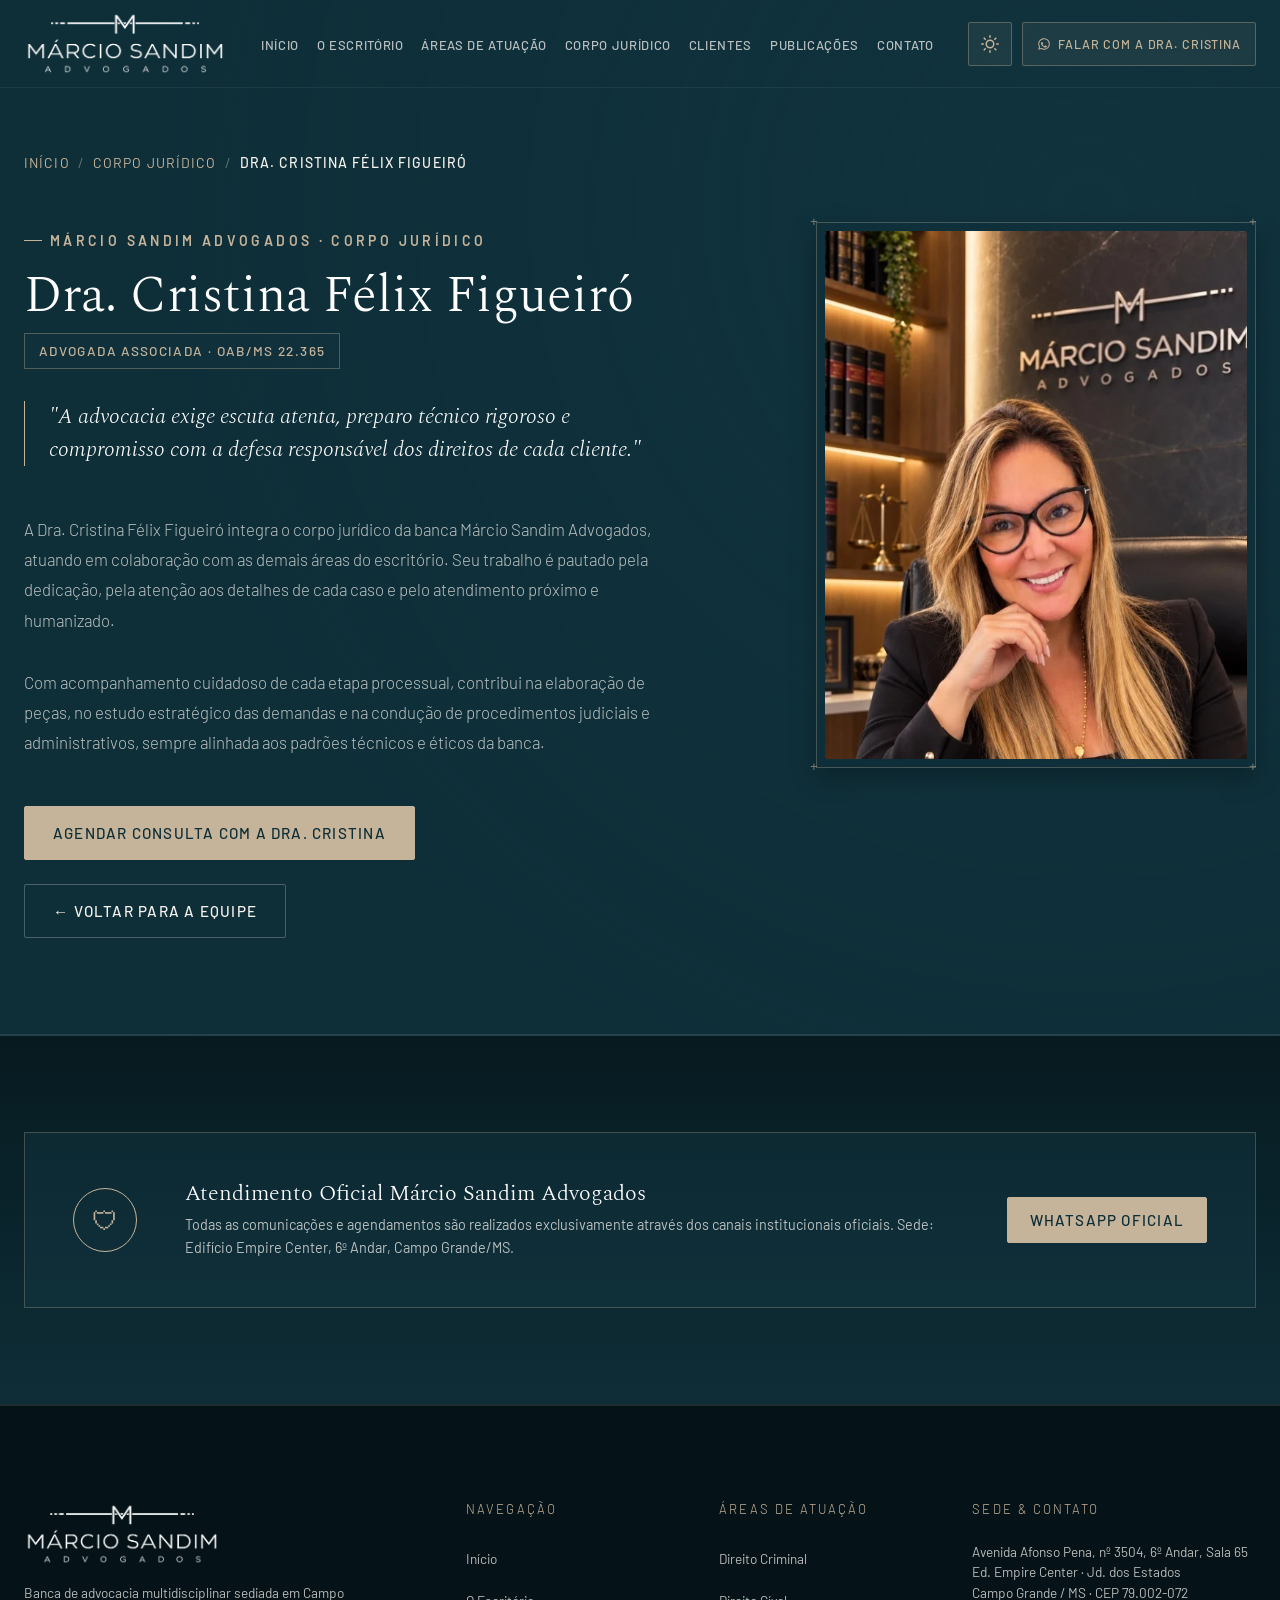
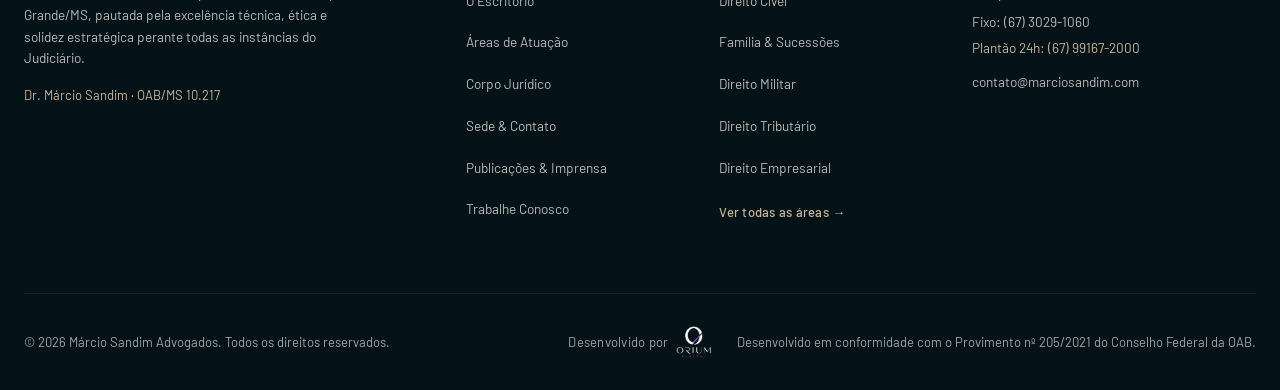
<file: cristina-figueiro.html>
<!DOCTYPE html>
<html lang="pt-BR">
<head>
  <meta charset="UTF-8">
  <meta name="viewport" content="width=device-width, initial-scale=1.0">
  <meta http-equiv="X-UA-Compatible" content="IE=edge">
  
  <title>Dra. Cristina Félix Figueiró | Márcio Sandim Advogados</title>
  <meta name="description" content="Perfil profissional da Dra. Cristina Félix Figueiró, Advogada Associada da banca Márcio Sandim Advogados em Campo Grande/MS.">
  <meta name="theme-color" content="#0E2E38">
  <meta name="color-scheme" content="dark light">
  
  <!-- Prevenção Instantânea de FOUC de Tema -->
  <script src="js/theme-init.js?v=1.1"></script>
  
  
  <!-- SEO: canonical, Open Graph, Twitter Card e dados estruturados -->
  <link rel="canonical" href="https://www.marciosandim.com/cristina-figueiro">
  <meta property="og:title" content="Dra. Cristina Félix Figueiró | Márcio Sandim Advogados">
  <meta property="og:description" content="Advogada Associada · OAB/MS 22.365 na banca Márcio Sandim Advogados.">
  <meta property="og:type" content="profile">
  <meta property="og:url" content="https://www.marciosandim.com/cristina-figueiro">
  <meta property="og:image" content="https://www.marciosandim.com/assets/images/CristinaFigueiro.jpeg">
  <meta property="og:locale" content="pt_BR">
  <meta property="og:site_name" content="Márcio Sandim Advogados">
  <meta name="twitter:card" content="summary_large_image">
  <meta name="twitter:title" content="Dra. Cristina Félix Figueiró | Márcio Sandim Advogados">
  <meta name="twitter:description" content="Advogada Associada · OAB/MS 22.365 na banca Márcio Sandim Advogados.">
  <meta name="twitter:image" content="https://www.marciosandim.com/assets/images/CristinaFigueiro.jpeg">
  <script type="application/ld+json">{"@context":"https://schema.org","@type":"Person","name":"Cristina Félix Figueiró","identifier":"OAB/MS 22.365","jobTitle":"Advogada Associada","image":"https://www.marciosandim.com/assets/images/CristinaFigueiro.jpeg","url":"https://www.marciosandim.com/cristina-figueiro","worksFor":{"@type":"LegalService","name":"Márcio Sandim Advogados","url":"https://www.marciosandim.com/"}}</script>

  <!-- Fontes Oficiais do Design System (Spectral & Barlow) -->
  <link rel="preconnect" href="https://fonts.googleapis.com">
  <link rel="preconnect" href="https://fonts.gstatic.com" crossorigin>
  <link href="https://fonts.googleapis.com/css2?family=Barlow:wght@300;400;500;600&family=Spectral:ital,wght@0,200;0,300;0,400;1,300&display=swap" rel="stylesheet">
  
  <!-- Favicon -->
  <link rel="icon" type="image/svg+xml" href="assets/images/favicon.svg">
  <link rel="apple-touch-icon" href="assets/images/apple-touch-icon.png">
  <link rel="manifest" href="site.webmanifest">
  
  <!-- Exibição do Logotipo por Tema -->
  <style>
    .brand-logo-dark { display: none !important; }
    .brand-logo-white { display: block !important; }
    html[data-theme="light"] .site-header .brand-logo-white,
    [data-theme="light"] .brand-logo-white { display: none !important; }
    html[data-theme="light"] .site-header .brand-logo-dark,
    [data-theme="light"] .brand-logo-dark { display: block !important; }
    .site-footer .brand-logo-white,
    [data-theme="light"] .site-footer .brand-logo-white { display: block !important; }
    .site-footer .brand-logo-dark,
    [data-theme="light"] .site-footer .brand-logo-dark { display: none !important; }
  </style>
  
  <!-- Estilos Globais -->
  <link rel="stylesheet" href="css/variables.css?v=2.2">
  <link rel="stylesheet" href="css/styles.css?v=3.10">
</head>
<body>
  <a class="skip-link" href="#main">Pular para o conteúdo</a>

  <!-- ==========================================================================
       HEADER INSTITUCIONAL COM EFEITO VIDRO
       ========================================================================== -->
  <header class="site-header" id="siteHeader">
    <div class="container header-container">
      <a href="index.html" class="brand-logo" aria-label="Márcio Sandim Advogados - Página Inicial">
        <img src="assets/images/marcio-sandim-logo-white.png?v=3" alt="Márcio Sandim Advogados" class="brand-logo-img brand-logo-white" width="178" height="58">
        <img src="assets/images/marcio-sandim-logo-dark.png?v=3" alt="Márcio Sandim Advogados" class="brand-logo-img brand-logo-dark" width="178" height="58">
      </a>

      <!-- Menu Desktop -->
      <nav class="nav-desktop" aria-label="Navegação Principal">
        <ul class="nav-menu">
          <li><a href="index.html" class="nav-link">Início</a></li>
          <li><a href="index.html#sobre" class="nav-link">O Escritório</a></li>
          <li><a href="index.html#areas" class="nav-link">Áreas de Atuação</a></li>
          <li><a href="corpo-juridico.html" class="nav-link active">Corpo Jurídico</a></li>
          <li><a href="index.html#clientes" class="nav-link">Clientes</a></li>
          <li><a href="publicacoes.html" class="nav-link">Publicações</a></li>
          <li><a href="index.html#contato" class="nav-link">Contato</a></li>
        </ul>
      </nav>

      <!-- Botões de Ação -->
      <div class="header-actions">
        <!-- Botão Minimalista de Troca de Tema -->
        <button type="button" id="themeToggle" class="theme-toggle" title="Alternar tema claro / escuro">
          <span class="theme-toggle-sr">Alternar tema claro / escuro</span>
          <svg class="theme-icon icon-sun" width="20" height="20" viewBox="0 0 24 24" fill="none" stroke="currentColor" stroke-width="2" stroke-linecap="round" stroke-linejoin="round" aria-hidden="true">
            <circle cx="12" cy="12" r="5"></circle>
            <line x1="12" y1="1" x2="12" y2="3"></line>
            <line x1="12" y1="21" x2="12" y2="23"></line>
            <line x1="4.22" y1="4.22" x2="5.64" y2="5.64"></line>
            <line x1="18.36" y1="18.36" x2="19.78" y2="19.78"></line>
            <line x1="1" y1="12" x2="3" y2="12"></line>
            <line x1="21" y1="12" x2="23" y2="12"></line>
            <line x1="4.22" y1="19.78" x2="5.64" y2="18.36"></line>
            <line x1="18.36" y1="5.64" x2="19.78" y2="4.22"></line>
          </svg>
          <svg class="theme-icon icon-moon" width="20" height="20" viewBox="0 0 24 24" fill="none" stroke="currentColor" stroke-width="2" stroke-linecap="round" stroke-linejoin="round" aria-hidden="true">
            <path d="M21 12.79A9 9 0 1 1 11.21 3 7 7 0 0 0 21 12.79z"></path>
          </svg>
        </button>

        <a href="https://wa.me/5567991672000?text=Olá,%20gostaria%20de%20agendar%20um%20atendimento%20com%20a%20Dra.%20Cristina%20F%C3%A9lix%20Figueir%C3%B3." target="_blank" rel="noopener" class="btn-header" aria-label="Falar com a Dra. Cristina Félix Figueiró via WhatsApp">
          <svg width="14" height="14" viewBox="0 0 24 24" fill="currentColor" aria-hidden="true">
            <path d="M12.04 2c-5.46 0-9.91 4.45-9.91 9.91 0 1.75.46 3.45 1.32 4.95L2.05 22l5.25-1.38c1.45.79 3.08 1.21 4.74 1.21 5.46 0 9.91-4.45 9.91-9.91 0-2.65-1.03-5.14-2.9-7.01A9.816 9.816 0 0 0 12.04 2zm.01 1.67c2.2 0 4.26.86 5.82 2.42a8.225 8.225 0 0 1 2.41 5.83c0 4.54-3.7 8.24-8.24 8.24-1.48 0-2.93-.4-4.2-1.15l-.3-.18-3.12.82.83-3.04-.2-.31a8.196 8.196 0 0 1-1.26-4.38c0-4.54 3.7-8.24 8.24-8.24zm4.52 11.66c-.25-.13-1.47-.72-1.7-.81-.23-.08-.39-.13-.56.13-.17.25-.64.81-.79.97-.14.17-.29.19-.54.06-.25-.13-1.06-.39-2.03-1.25-.75-.67-1.26-1.5-1.41-1.75-.15-.25-.02-.39.11-.51.11-.11.25-.29.37-.44.13-.14.17-.25.25-.42.08-.17.04-.31-.02-.44-.06-.12-.56-1.35-.77-1.85-.2-.49-.41-.42-.56-.43h-.48c-.17 0-.44.06-.67.31-.23.25-.88.86-.88 2.1 0 1.24.9 2.44 1.03 2.61.13.17 1.77 2.7 4.29 3.79.6.26 1.07.41 1.44.53.6.19 1.15.16 1.58.1.48-.07 1.47-.6 1.68-1.18.21-.58.21-1.07.15-1.18-.07-.12-.22-.19-.47-.32z"/>
          </svg>
          <span>Falar com a Dra. Cristina</span>
        </a>

        <button class="menu-toggle" id="menuToggle" aria-label="Abrir menu" aria-expanded="false" aria-controls="mobileDrawer">
          <span></span>
          <span></span>
          <span></span>
        </button>
      </div>
    </div>
  </header>

  <!-- Menu Drawer Mobile -->
  <div class="mobile-drawer" id="mobileDrawer" role="dialog" aria-modal="true" aria-label="Menu de navegação" inert>
    <button class="drawer-close" id="drawerClose" aria-label="Fechar Menu">&times;</button>
    <ul class="drawer-nav">
      <li><a href="index.html" class="drawer-link">00 · Início <span aria-hidden="true">&rarr;</span></a></li>
      <li><a href="index.html#sobre" class="drawer-link">01 · O Escritório <span aria-hidden="true">&rarr;</span></a></li>
      <li><a href="index.html#areas" class="drawer-link">02 · Áreas de Atuação <span aria-hidden="true">&rarr;</span></a></li>
      <li><a href="corpo-juridico.html" class="drawer-link">03 · Corpo Jurídico <span aria-hidden="true">&rarr;</span></a></li>
      <li><a href="index.html#clientes" class="drawer-link">04 · Clientes &amp; Entidades <span aria-hidden="true">&rarr;</span></a></li>
      <li><a href="publicacoes.html" class="drawer-link">05 · Publicações <span aria-hidden="true">&rarr;</span></a></li>
      <li><a href="index.html#contato" class="drawer-link">06 · Contato <span aria-hidden="true">&rarr;</span></a></li>
      <li><a href="trabalhe-conosco.html" class="drawer-link">07 · Trabalhe Conosco <span aria-hidden="true">&rarr;</span></a></li>
    </ul>
  </div>

  <main id="main" tabindex="-1">
    <!-- ==========================================================================
         SEÇÃO PERFIL PROFISSIONAL
         ========================================================================== -->
    <section class="profile-hero-section">
      <div class="container">
        <!-- Breadcrumb Navigation -->
        <nav class="breadcrumb" aria-label="Navegação estrutural">
          <a href="index.html">Início</a>
          <span class="breadcrumb-separator">/</span>
          <a href="corpo-juridico.html">Corpo Jurídico</a>
          <span class="breadcrumb-separator">/</span>
          <span class="breadcrumb-current" aria-current="page">Dra. Cristina Félix Figueiró</span>
        </nav>

        <div class="profile-grid">
          <!-- Conteúdo Biográfico -->
          <div class="profile-content">
            <span class="kicker">Márcio Sandim Advogados · Corpo Jurídico</span>
            <h1 class="profile-name">Dra. Cristina Félix Figueiró</h1>
            <div class="profile-badge">Advogada Associada · OAB/MS 22.365</div>

            <div class="profile-quote">
              "A advocacia exige escuta atenta, preparo técnico rigoroso e compromisso com a defesa responsável dos direitos de cada cliente."
            </div>

            <p class="profile-bio">
              A Dra. Cristina Félix Figueiró integra o corpo jurídico da banca Márcio Sandim Advogados, atuando em colaboração com as demais áreas do escritório. Seu trabalho é pautado pela dedicação, pela atenção aos detalhes de cada caso e pelo atendimento próximo e humanizado.
            </p>

            <p class="profile-bio">
              Com acompanhamento cuidadoso de cada etapa processual, contribui na elaboração de peças, no estudo estratégico das demandas e na condução de procedimentos judiciais e administrativos, sempre alinhada aos padrões técnicos e éticos da banca.
            </p>

            <!-- CTAs de Ação -->
            <div class="profile-ctas">
              <a href="https://wa.me/5567991672000?text=Olá,%20gostaria%20de%20agendar%20um%20atendimento%20com%20a%20Dra.%20Cristina%20F%C3%A9lix%20Figueir%C3%B3." target="_blank" rel="noopener" class="btn btn-primary">
                Agendar Consulta com a Dra. Cristina
              </a>
              <a href="corpo-juridico.html" class="btn btn-ghost">
                &larr; Voltar para a Equipe
              </a>
            </div>
          </div>

          <!-- Retrato Profissional -->
          <div class="profile-portrait-wrapper">
            <span class="crosshair crosshair-tl">+</span>
            <span class="crosshair crosshair-tr">+</span>
            <span class="crosshair crosshair-bl">+</span>
            <span class="crosshair crosshair-br">+</span>
            
            <div class="profile-portrait">
              <picture>
                <source srcset="assets/images/CristinaFigueiro.webp?v=4" type="image/webp">
                <img src="assets/images/CristinaFigueiro.jpeg?v=4" alt="Dra. Cristina Félix Figueiró - Advogada Associada Márcio Sandim Advogados" width="576" height="1024" loading="eager">
              </picture>
            </div>
          </div>
        </div>
      </div>
    </section>

    <!-- ==========================================================================
         CANAL VERIFICADO / SEGURANÇA
         ========================================================================== -->
    <section class="section-security">
      <div class="container">
        <div class="security-box">
          <div class="security-icon" aria-hidden="true">&#128737;</div>
          <div class="security-text">
            <h2>Atendimento Oficial Márcio Sandim Advogados</h2>
            <p>
              Todas as comunicações e agendamentos são realizados exclusivamente através dos canais institucionais oficiais. Sede: Edifício Empire Center, 6º Andar, Campo Grande/MS.
            </p>
          </div>
          <a href="https://wa.me/5567991672000?text=Olá,%20gostaria%20de%20confirmar%20um%20atendimento%20oficial." target="_blank" rel="noopener" class="btn btn-primary btn-sm">
            WhatsApp Oficial
          </a>
        </div>
      </div>
    </section>
  </main>

  <!-- ==========================================================================
       FOOTER INSTITUCIONAL SOLENE
       ========================================================================== -->
  <footer class="site-footer">
    <div class="container">
      <div class="footer-grid">
        <div class="footer-col">
          <div class="brand-logo footer-brand">
            <img src="assets/images/marcio-sandim-logo-white.png?v=3" alt="Márcio Sandim Advogados" class="brand-logo-img brand-logo-white" width="196" height="64" loading="lazy">
          </div>
          <p class="footer-about">
            Banca de advocacia multidisciplinar sediada em Campo Grande/MS, pautada pela excelência técnica, ética e solidez estratégica perante todas as instâncias do Judiciário.
          </p>
          <p class="footer-signature"><a href="marcio-sandim.html" title="Ver perfil institucional do Dr. Márcio Sandim">Dr. Márcio Sandim · OAB/MS 10.217</a></p>
        </div>

        <div class="footer-col">
          <h2>Navegação</h2>
          <ul class="footer-links">
            <li><a href="index.html#hero">Início</a></li>
            <li><a href="index.html#sobre">O Escritório</a></li>
            <li><a href="index.html#areas">Áreas de Atuação</a></li>
            <li><a href="corpo-juridico.html">Corpo Jurídico</a></li>
            <li><a href="index.html#estrutura">Sede &amp; Contato</a></li>
          <li><a href="publicacoes.html">Publicações &amp; Imprensa</a></li>
          <li><a href="trabalhe-conosco.html">Trabalhe Conosco</a></li>
          </ul>
        </div>

        <div class="footer-col">
          <h2>Áreas de Atuação</h2>
          <ul class="footer-links">
            <li><a href="index.html#areas">Direito Criminal</a></li>
            <li><a href="index.html#areas">Direito Cível</a></li>
            <li><a href="index.html#areas">Família &amp; Sucessões</a></li>
            <li><a href="index.html#areas">Direito Militar</a></li>
            <li><a href="index.html#areas">Direito Tributário</a></li>
            <li><a href="index.html#areas">Direito Empresarial</a></li>
            <li><a href="index.html#areas" class="footer-link-highlight">Ver todas as áreas &rarr;</a></li>
          </ul>
        </div>

        <div class="footer-col">
          <h2>Sede &amp; Contato</h2>
          <p class="footer-address">
            Avenida Afonso Pena, nº 3504, 6º Andar, Sala 65<br>
            Ed. Empire Center · Jd. dos Estados<br>
            Campo Grande / MS · CEP 79.002-072
          </p>
          <p class="footer-line">Fixo: (67) 3029-1060</p>
          <p class="footer-line footer-line-accent">Plantão 24h: (67) 99167-2000</p>
          <p class="footer-email">contato@marciosandim.com</p>
        </div>
      </div>

      <div class="footer-bottom">
        <p class="footer-copy">&copy; 2026 Márcio Sandim Advogados. Todos os direitos reservados.</p>
        <div class="developer-credit">
          <a href="https://oriumdigital.com.br/" target="_blank" rel="noopener" class="developer-link" title="Orium Digital — Criação de Sites e Marketing Digital">
            <span>Desenvolvido por</span>
            <img src="assets/images/orium-logo-light.png" alt="Orium Digital" class="orium-logo-footer" width="38" height="34" loading="lazy">
          </a>
        </div>
        <p class="footer-oab">Desenvolvido em conformidade com o Provimento nº 205/2021 do Conselho Federal da OAB.</p>
      </div>
    </div>
  </footer>

  <!-- Scripts -->
  <script src="js/main.js?v=2.6"></script>
</body>
</html>
</file>
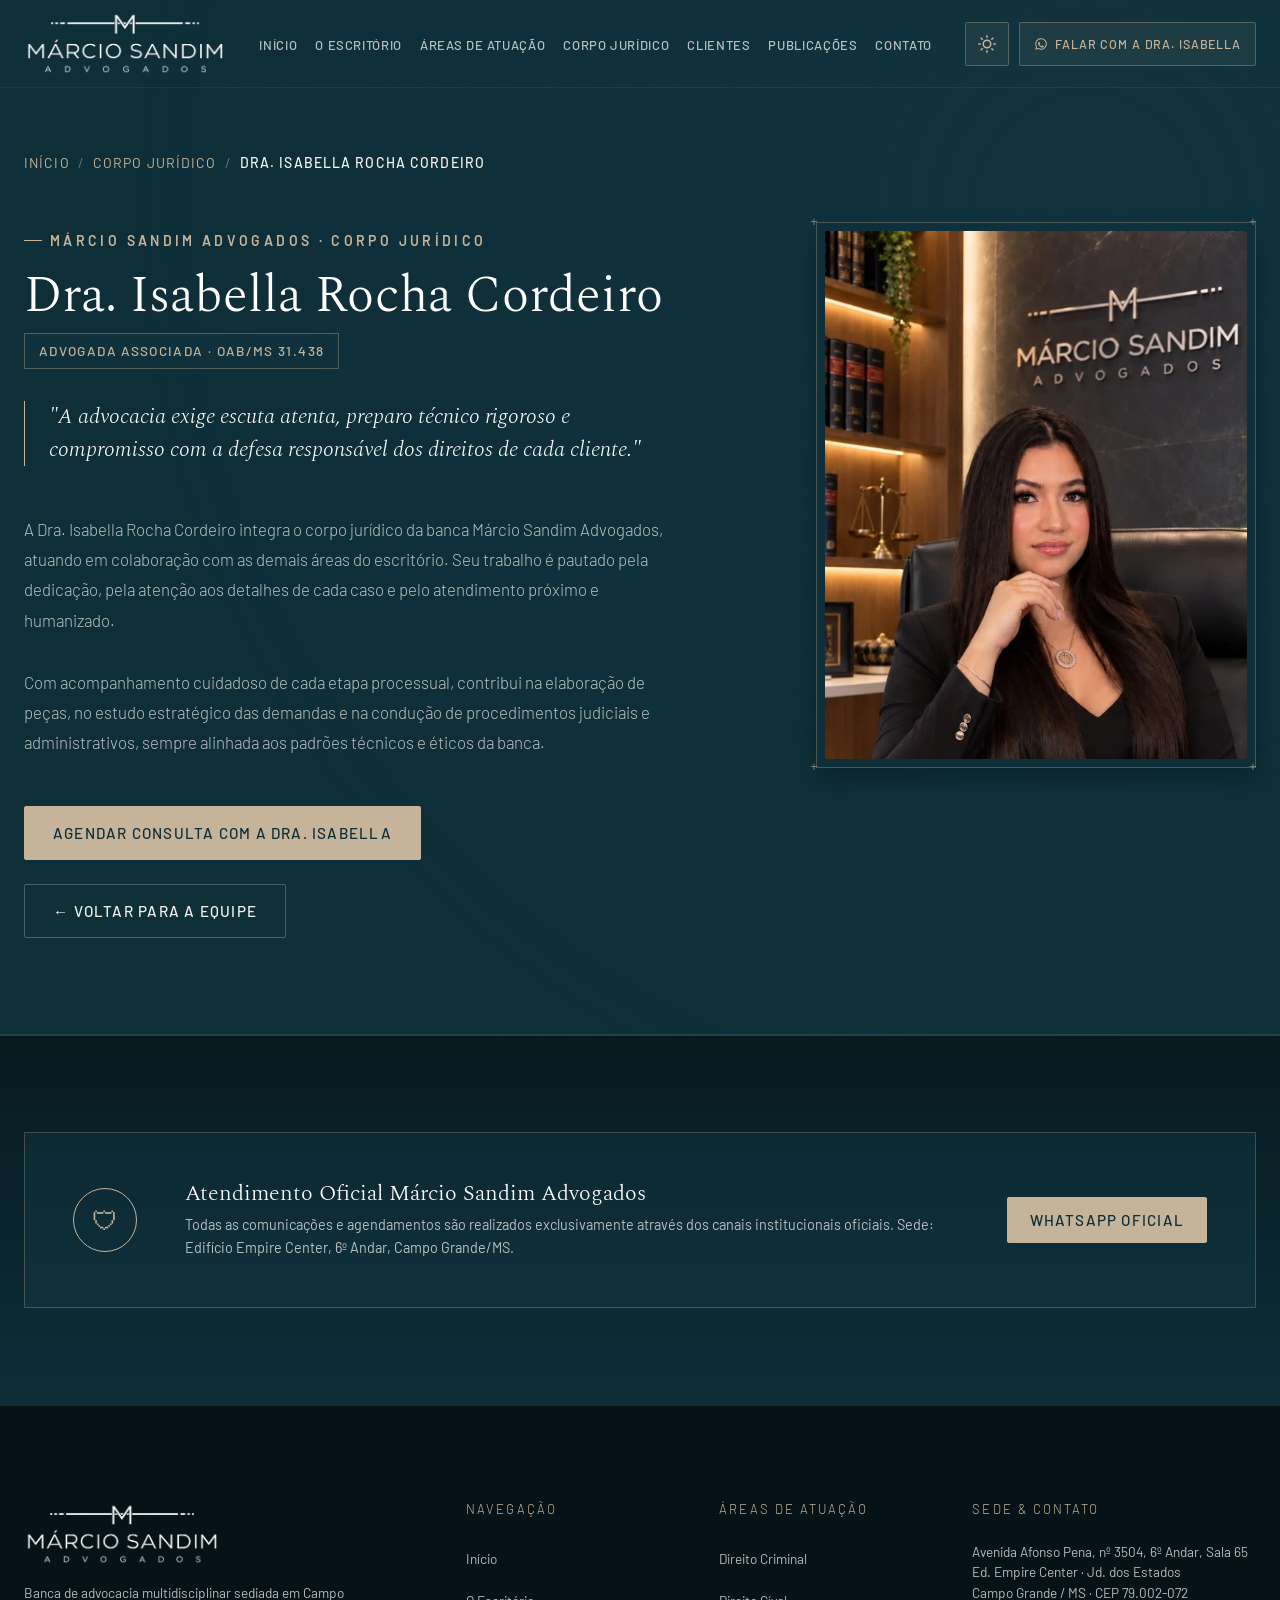
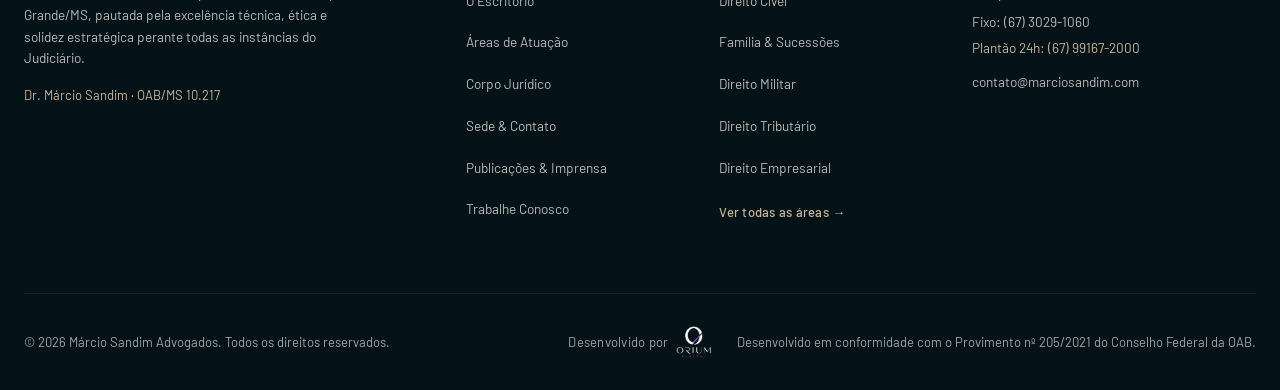
<file: isabella-cordeiro.html>
<!DOCTYPE html>
<html lang="pt-BR">
<head>
  <meta charset="UTF-8">
  <meta name="viewport" content="width=device-width, initial-scale=1.0">
  <meta http-equiv="X-UA-Compatible" content="IE=edge">
  
  <title>Dra. Isabella Rocha Cordeiro | Márcio Sandim Advogados</title>
  <meta name="description" content="Perfil profissional da Dra. Isabella Rocha Cordeiro, Advogada Associada da banca Márcio Sandim Advogados em Campo Grande/MS.">
  <meta name="theme-color" content="#0E2E38">
  <meta name="color-scheme" content="dark light">
  
  <!-- Prevenção Instantânea de FOUC de Tema -->
  <script src="js/theme-init.js?v=1.1"></script>
  
  
  <!-- SEO: canonical, Open Graph, Twitter Card e dados estruturados -->
  <link rel="canonical" href="https://www.marciosandim.com/isabella-cordeiro">
  <meta property="og:title" content="Dra. Isabella Rocha Cordeiro | Márcio Sandim Advogados">
  <meta property="og:description" content="Advogada Associada · OAB/MS 31.438 na banca Márcio Sandim Advogados.">
  <meta property="og:type" content="profile">
  <meta property="og:url" content="https://www.marciosandim.com/isabella-cordeiro">
  <meta property="og:image" content="https://www.marciosandim.com/assets/images/IsabellaCordeiro.jpeg">
  <meta property="og:locale" content="pt_BR">
  <meta property="og:site_name" content="Márcio Sandim Advogados">
  <meta name="twitter:card" content="summary_large_image">
  <meta name="twitter:title" content="Dra. Isabella Rocha Cordeiro | Márcio Sandim Advogados">
  <meta name="twitter:description" content="Advogada Associada · OAB/MS 31.438 na banca Márcio Sandim Advogados.">
  <meta name="twitter:image" content="https://www.marciosandim.com/assets/images/IsabellaCordeiro.jpeg">
  <script type="application/ld+json">{"@context":"https://schema.org","@type":"Person","name":"Isabella Rocha Cordeiro","identifier":"OAB/MS 31.438","jobTitle":"Advogada Associada","image":"https://www.marciosandim.com/assets/images/IsabellaCordeiro.jpeg","url":"https://www.marciosandim.com/isabella-cordeiro","worksFor":{"@type":"LegalService","name":"Márcio Sandim Advogados","url":"https://www.marciosandim.com/"}}</script>

  <!-- Fontes Oficiais do Design System (Spectral & Barlow) -->
  <link rel="preconnect" href="https://fonts.googleapis.com">
  <link rel="preconnect" href="https://fonts.gstatic.com" crossorigin>
  <link href="https://fonts.googleapis.com/css2?family=Barlow:wght@300;400;500;600&family=Spectral:ital,wght@0,200;0,300;0,400;1,300&display=swap" rel="stylesheet">
  
  <!-- Favicon -->
  <link rel="icon" type="image/svg+xml" href="assets/images/favicon.svg">
  <link rel="apple-touch-icon" href="assets/images/apple-touch-icon.png">
  <link rel="manifest" href="site.webmanifest">
  
  <!-- Exibição do Logotipo por Tema -->
  <style>
    .brand-logo-dark { display: none !important; }
    .brand-logo-white { display: block !important; }
    html[data-theme="light"] .site-header .brand-logo-white,
    [data-theme="light"] .brand-logo-white { display: none !important; }
    html[data-theme="light"] .site-header .brand-logo-dark,
    [data-theme="light"] .brand-logo-dark { display: block !important; }
    .site-footer .brand-logo-white,
    [data-theme="light"] .site-footer .brand-logo-white { display: block !important; }
    .site-footer .brand-logo-dark,
    [data-theme="light"] .site-footer .brand-logo-dark { display: none !important; }
  </style>
  
  <!-- Estilos Globais -->
  <link rel="stylesheet" href="css/variables.css?v=2.2">
  <link rel="stylesheet" href="css/styles.css?v=3.10">
</head>
<body>
  <a class="skip-link" href="#main">Pular para o conteúdo</a>

  <!-- ==========================================================================
       HEADER INSTITUCIONAL COM EFEITO VIDRO
       ========================================================================== -->
  <header class="site-header" id="siteHeader">
    <div class="container header-container">
      <a href="index.html" class="brand-logo" aria-label="Márcio Sandim Advogados - Página Inicial">
        <img src="assets/images/marcio-sandim-logo-white.png?v=3" alt="Márcio Sandim Advogados" class="brand-logo-img brand-logo-white" width="178" height="58">
        <img src="assets/images/marcio-sandim-logo-dark.png?v=3" alt="Márcio Sandim Advogados" class="brand-logo-img brand-logo-dark" width="178" height="58">
      </a>

      <!-- Menu Desktop -->
      <nav class="nav-desktop" aria-label="Navegação Principal">
        <ul class="nav-menu">
          <li><a href="index.html" class="nav-link">Início</a></li>
          <li><a href="index.html#sobre" class="nav-link">O Escritório</a></li>
          <li><a href="index.html#areas" class="nav-link">Áreas de Atuação</a></li>
          <li><a href="corpo-juridico.html" class="nav-link active">Corpo Jurídico</a></li>
          <li><a href="index.html#clientes" class="nav-link">Clientes</a></li>
          <li><a href="publicacoes.html" class="nav-link">Publicações</a></li>
          <li><a href="index.html#contato" class="nav-link">Contato</a></li>
        </ul>
      </nav>

      <!-- Botões de Ação -->
      <div class="header-actions">
        <!-- Botão Minimalista de Troca de Tema -->
        <button type="button" id="themeToggle" class="theme-toggle" title="Alternar tema claro / escuro">
          <span class="theme-toggle-sr">Alternar tema claro / escuro</span>
          <svg class="theme-icon icon-sun" width="20" height="20" viewBox="0 0 24 24" fill="none" stroke="currentColor" stroke-width="2" stroke-linecap="round" stroke-linejoin="round" aria-hidden="true">
            <circle cx="12" cy="12" r="5"></circle>
            <line x1="12" y1="1" x2="12" y2="3"></line>
            <line x1="12" y1="21" x2="12" y2="23"></line>
            <line x1="4.22" y1="4.22" x2="5.64" y2="5.64"></line>
            <line x1="18.36" y1="18.36" x2="19.78" y2="19.78"></line>
            <line x1="1" y1="12" x2="3" y2="12"></line>
            <line x1="21" y1="12" x2="23" y2="12"></line>
            <line x1="4.22" y1="19.78" x2="5.64" y2="18.36"></line>
            <line x1="18.36" y1="5.64" x2="19.78" y2="4.22"></line>
          </svg>
          <svg class="theme-icon icon-moon" width="20" height="20" viewBox="0 0 24 24" fill="none" stroke="currentColor" stroke-width="2" stroke-linecap="round" stroke-linejoin="round" aria-hidden="true">
            <path d="M21 12.79A9 9 0 1 1 11.21 3 7 7 0 0 0 21 12.79z"></path>
          </svg>
        </button>

        <a href="https://wa.me/5567991672000?text=Olá,%20gostaria%20de%20agendar%20um%20atendimento%20com%20a%20Dra.%20Isabella%20Rocha%20Cordeiro." target="_blank" rel="noopener" class="btn-header" aria-label="Falar com a Dra. Isabella Rocha Cordeiro via WhatsApp">
          <svg width="14" height="14" viewBox="0 0 24 24" fill="currentColor" aria-hidden="true">
            <path d="M12.04 2c-5.46 0-9.91 4.45-9.91 9.91 0 1.75.46 3.45 1.32 4.95L2.05 22l5.25-1.38c1.45.79 3.08 1.21 4.74 1.21 5.46 0 9.91-4.45 9.91-9.91 0-2.65-1.03-5.14-2.9-7.01A9.816 9.816 0 0 0 12.04 2zm.01 1.67c2.2 0 4.26.86 5.82 2.42a8.225 8.225 0 0 1 2.41 5.83c0 4.54-3.7 8.24-8.24 8.24-1.48 0-2.93-.4-4.2-1.15l-.3-.18-3.12.82.83-3.04-.2-.31a8.196 8.196 0 0 1-1.26-4.38c0-4.54 3.7-8.24 8.24-8.24zm4.52 11.66c-.25-.13-1.47-.72-1.7-.81-.23-.08-.39-.13-.56.13-.17.25-.64.81-.79.97-.14.17-.29.19-.54.06-.25-.13-1.06-.39-2.03-1.25-.75-.67-1.26-1.5-1.41-1.75-.15-.25-.02-.39.11-.51.11-.11.25-.29.37-.44.13-.14.17-.25.25-.42.08-.17.04-.31-.02-.44-.06-.12-.56-1.35-.77-1.85-.2-.49-.41-.42-.56-.43h-.48c-.17 0-.44.06-.67.31-.23.25-.88.86-.88 2.1 0 1.24.9 2.44 1.03 2.61.13.17 1.77 2.7 4.29 3.79.6.26 1.07.41 1.44.53.6.19 1.15.16 1.58.1.48-.07 1.47-.6 1.68-1.18.21-.58.21-1.07.15-1.18-.07-.12-.22-.19-.47-.32z"/>
          </svg>
          <span>Falar com a Dra. Isabella</span>
        </a>

        <button class="menu-toggle" id="menuToggle" aria-label="Abrir menu" aria-expanded="false" aria-controls="mobileDrawer">
          <span></span>
          <span></span>
          <span></span>
        </button>
      </div>
    </div>
  </header>

  <!-- Menu Drawer Mobile -->
  <div class="mobile-drawer" id="mobileDrawer" role="dialog" aria-modal="true" aria-label="Menu de navegação" inert>
    <button class="drawer-close" id="drawerClose" aria-label="Fechar Menu">&times;</button>
    <ul class="drawer-nav">
      <li><a href="index.html" class="drawer-link">00 · Início <span aria-hidden="true">&rarr;</span></a></li>
      <li><a href="index.html#sobre" class="drawer-link">01 · O Escritório <span aria-hidden="true">&rarr;</span></a></li>
      <li><a href="index.html#areas" class="drawer-link">02 · Áreas de Atuação <span aria-hidden="true">&rarr;</span></a></li>
      <li><a href="corpo-juridico.html" class="drawer-link">03 · Corpo Jurídico <span aria-hidden="true">&rarr;</span></a></li>
      <li><a href="index.html#clientes" class="drawer-link">04 · Clientes &amp; Entidades <span aria-hidden="true">&rarr;</span></a></li>
      <li><a href="publicacoes.html" class="drawer-link">05 · Publicações <span aria-hidden="true">&rarr;</span></a></li>
      <li><a href="index.html#contato" class="drawer-link">06 · Contato <span aria-hidden="true">&rarr;</span></a></li>
      <li><a href="trabalhe-conosco.html" class="drawer-link">07 · Trabalhe Conosco <span aria-hidden="true">&rarr;</span></a></li>
    </ul>
  </div>

  <main id="main" tabindex="-1">
    <!-- ==========================================================================
         SEÇÃO PERFIL PROFISSIONAL
         ========================================================================== -->
    <section class="profile-hero-section">
      <div class="container">
        <!-- Breadcrumb Navigation -->
        <nav class="breadcrumb" aria-label="Navegação estrutural">
          <a href="index.html">Início</a>
          <span class="breadcrumb-separator">/</span>
          <a href="corpo-juridico.html">Corpo Jurídico</a>
          <span class="breadcrumb-separator">/</span>
          <span class="breadcrumb-current" aria-current="page">Dra. Isabella Rocha Cordeiro</span>
        </nav>

        <div class="profile-grid">
          <!-- Conteúdo Biográfico -->
          <div class="profile-content">
            <span class="kicker">Márcio Sandim Advogados · Corpo Jurídico</span>
            <h1 class="profile-name">Dra. Isabella Rocha Cordeiro</h1>
            <div class="profile-badge">Advogada Associada · OAB/MS 31.438</div>

            <div class="profile-quote">
              "A advocacia exige escuta atenta, preparo técnico rigoroso e compromisso com a defesa responsável dos direitos de cada cliente."
            </div>

            <p class="profile-bio">
              A Dra. Isabella Rocha Cordeiro integra o corpo jurídico da banca Márcio Sandim Advogados, atuando em colaboração com as demais áreas do escritório. Seu trabalho é pautado pela dedicação, pela atenção aos detalhes de cada caso e pelo atendimento próximo e humanizado.
            </p>

            <p class="profile-bio">
              Com acompanhamento cuidadoso de cada etapa processual, contribui na elaboração de peças, no estudo estratégico das demandas e na condução de procedimentos judiciais e administrativos, sempre alinhada aos padrões técnicos e éticos da banca.
            </p>

            <!-- CTAs de Ação -->
            <div class="profile-ctas">
              <a href="https://wa.me/5567991672000?text=Olá,%20gostaria%20de%20agendar%20um%20atendimento%20com%20a%20Dra.%20Isabella%20Rocha%20Cordeiro." target="_blank" rel="noopener" class="btn btn-primary">
                Agendar Consulta com a Dra. Isabella
              </a>
              <a href="corpo-juridico.html" class="btn btn-ghost">
                &larr; Voltar para a Equipe
              </a>
            </div>
          </div>

          <!-- Retrato Profissional -->
          <div class="profile-portrait-wrapper">
            <span class="crosshair crosshair-tl">+</span>
            <span class="crosshair crosshair-tr">+</span>
            <span class="crosshair crosshair-bl">+</span>
            <span class="crosshair crosshair-br">+</span>
            
            <div class="profile-portrait">
              <picture>
                <source srcset="assets/images/IsabellaCordeiro.webp?v=4" type="image/webp">
                <img src="assets/images/IsabellaCordeiro.jpeg?v=4" alt="Dra. Isabella Rocha Cordeiro - Advogada Associada Márcio Sandim Advogados" width="576" height="1024" loading="eager">
              </picture>
            </div>
          </div>
        </div>
      </div>
    </section>

    <!-- ==========================================================================
         CANAL VERIFICADO / SEGURANÇA
         ========================================================================== -->
    <section class="section-security">
      <div class="container">
        <div class="security-box">
          <div class="security-icon" aria-hidden="true">&#128737;</div>
          <div class="security-text">
            <h2>Atendimento Oficial Márcio Sandim Advogados</h2>
            <p>
              Todas as comunicações e agendamentos são realizados exclusivamente através dos canais institucionais oficiais. Sede: Edifício Empire Center, 6º Andar, Campo Grande/MS.
            </p>
          </div>
          <a href="https://wa.me/5567991672000?text=Olá,%20gostaria%20de%20confirmar%20um%20atendimento%20oficial." target="_blank" rel="noopener" class="btn btn-primary btn-sm">
            WhatsApp Oficial
          </a>
        </div>
      </div>
    </section>
  </main>

  <!-- ==========================================================================
       FOOTER INSTITUCIONAL SOLENE
       ========================================================================== -->
  <footer class="site-footer">
    <div class="container">
      <div class="footer-grid">
        <div class="footer-col">
          <div class="brand-logo footer-brand">
            <img src="assets/images/marcio-sandim-logo-white.png?v=3" alt="Márcio Sandim Advogados" class="brand-logo-img brand-logo-white" width="196" height="64" loading="lazy">
          </div>
          <p class="footer-about">
            Banca de advocacia multidisciplinar sediada em Campo Grande/MS, pautada pela excelência técnica, ética e solidez estratégica perante todas as instâncias do Judiciário.
          </p>
          <p class="footer-signature"><a href="marcio-sandim.html" title="Ver perfil institucional do Dr. Márcio Sandim">Dr. Márcio Sandim · OAB/MS 10.217</a></p>
        </div>

        <div class="footer-col">
          <h2>Navegação</h2>
          <ul class="footer-links">
            <li><a href="index.html#hero">Início</a></li>
            <li><a href="index.html#sobre">O Escritório</a></li>
            <li><a href="index.html#areas">Áreas de Atuação</a></li>
            <li><a href="corpo-juridico.html">Corpo Jurídico</a></li>
            <li><a href="index.html#estrutura">Sede &amp; Contato</a></li>
          <li><a href="publicacoes.html">Publicações &amp; Imprensa</a></li>
          <li><a href="trabalhe-conosco.html">Trabalhe Conosco</a></li>
          </ul>
        </div>

        <div class="footer-col">
          <h2>Áreas de Atuação</h2>
          <ul class="footer-links">
            <li><a href="index.html#areas">Direito Criminal</a></li>
            <li><a href="index.html#areas">Direito Cível</a></li>
            <li><a href="index.html#areas">Família &amp; Sucessões</a></li>
            <li><a href="index.html#areas">Direito Militar</a></li>
            <li><a href="index.html#areas">Direito Tributário</a></li>
            <li><a href="index.html#areas">Direito Empresarial</a></li>
            <li><a href="index.html#areas" class="footer-link-highlight">Ver todas as áreas &rarr;</a></li>
          </ul>
        </div>

        <div class="footer-col">
          <h2>Sede &amp; Contato</h2>
          <p class="footer-address">
            Avenida Afonso Pena, nº 3504, 6º Andar, Sala 65<br>
            Ed. Empire Center · Jd. dos Estados<br>
            Campo Grande / MS · CEP 79.002-072
          </p>
          <p class="footer-line">Fixo: (67) 3029-1060</p>
          <p class="footer-line footer-line-accent">Plantão 24h: (67) 99167-2000</p>
          <p class="footer-email">contato@marciosandim.com</p>
        </div>
      </div>

      <div class="footer-bottom">
        <p class="footer-copy">&copy; 2026 Márcio Sandim Advogados. Todos os direitos reservados.</p>
        <div class="developer-credit">
          <a href="https://oriumdigital.com.br/" target="_blank" rel="noopener" class="developer-link" title="Orium Digital — Criação de Sites e Marketing Digital">
            <span>Desenvolvido por</span>
            <img src="assets/images/orium-logo-light.png" alt="Orium Digital" class="orium-logo-footer" width="38" height="34" loading="lazy">
          </a>
        </div>
        <p class="footer-oab">Desenvolvido em conformidade com o Provimento nº 205/2021 do Conselho Federal da OAB.</p>
      </div>
    </div>
  </footer>

  <!-- Scripts -->
  <script src="js/main.js?v=2.6"></script>
</body>
</html>
</file>
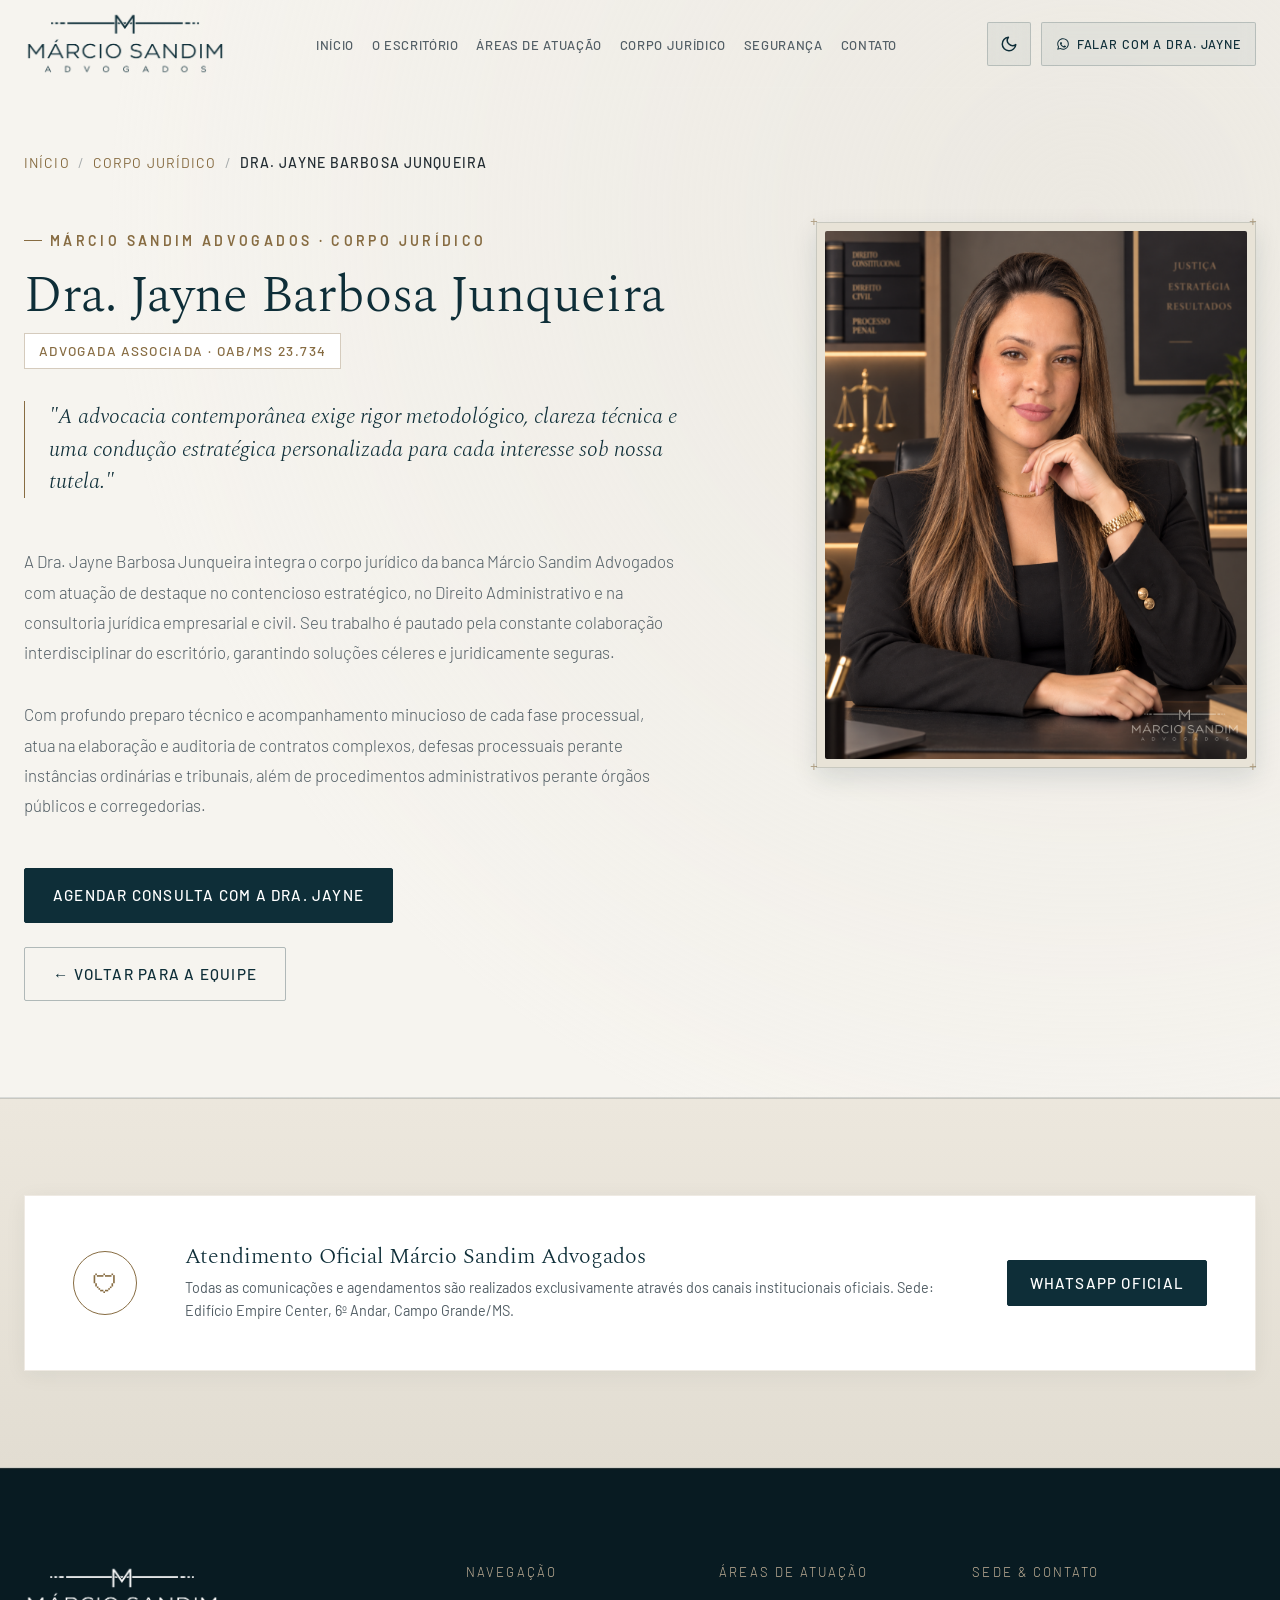
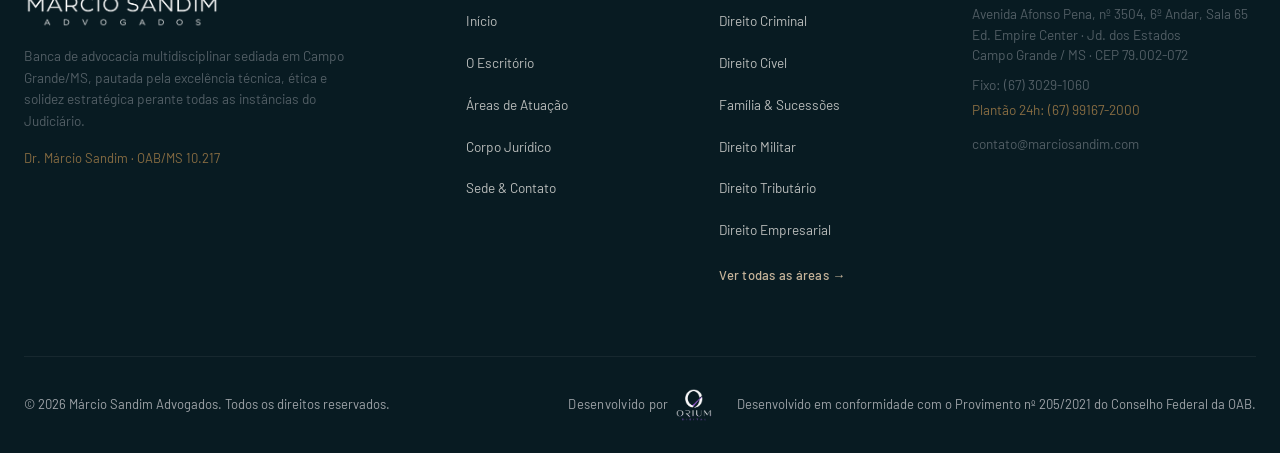
<file: jayne-barbosa.html>
<!DOCTYPE html>
<html lang="pt-BR">
<head>
  <meta charset="UTF-8">
  <meta name="viewport" content="width=device-width, initial-scale=1.0">
  <meta http-equiv="X-UA-Compatible" content="IE=edge">
  
  <title>Dra. Jayne Barbosa Junqueira | Márcio Sandim Advogados</title>
  <meta name="description" content="Perfil profissional da Dra. Jayne Barbosa Junqueira, Advogada Associada da banca Márcio Sandim Advogados em Campo Grande/MS.">
  <meta name="theme-color" content="#0E2E38">
  <meta name="color-scheme" content="dark light">
  
  <!-- Prevenção Instantânea de FOUC de Tema -->
  <script>
    (function() {
      try {
        var saved = localStorage.getItem('sandim_theme');
        var prefersLight = window.matchMedia && window.matchMedia('(prefers-color-scheme: light)').matches;
        var theme = saved || (prefersLight ? 'light' : 'dark');
        document.documentElement.setAttribute('data-theme', theme);
        var metaThemeColor = document.querySelector('meta[name="theme-color"]');
        if (metaThemeColor) {
          metaThemeColor.content = theme === 'light' ? '#F6F4EF' : '#0E2E38';
        }
      } catch (e) {}
    })();
  </script>
  
  <!-- Open Graph -->
  <meta property="og:title" content="Dra. Jayne Barbosa Junqueira | Márcio Sandim Advogados">
  <meta property="og:description" content="Advogada Associada · OAB/MS 23.734 na banca Márcio Sandim Advogados.">
  <meta property="og:type" content="profile">
  <meta property="og:url" content="https://www.marciosandim.com/jayne-barbosa.html">
  
  <!-- Fontes Oficiais do Design System (Spectral & Barlow) -->
  <link rel="preconnect" href="https://fonts.googleapis.com">
  <link rel="preconnect" href="https://fonts.gstatic.com" crossorigin>
  <link href="https://fonts.googleapis.com/css2?family=Barlow:ital,wght@0,300;0,400;0,500;0,600;1,300;1,400&family=Spectral:ital,wght@0,200;0,300;0,400;0,500;1,300;1,400&display=swap" rel="stylesheet">
  
  <!-- Favicon -->
  <link rel="icon" type="image/svg+xml" href="assets/images/favicon.svg">
  
  <!-- Exibição do Logotipo por Tema -->
  <style>
    .brand-logo-dark { display: none !important; }
    .brand-logo-white { display: block !important; }
    html[data-theme="light"] .site-header .brand-logo-white,
    [data-theme="light"] .brand-logo-white { display: none !important; }
    html[data-theme="light"] .site-header .brand-logo-dark,
    [data-theme="light"] .brand-logo-dark { display: block !important; }
    .site-footer .brand-logo-white,
    [data-theme="light"] .site-footer .brand-logo-white { display: block !important; }
    .site-footer .brand-logo-dark,
    [data-theme="light"] .site-footer .brand-logo-dark { display: none !important; }
  </style>
  
  <!-- Estilos Globais -->
  <link rel="stylesheet" href="css/variables.css?v=2.0">
  <link rel="stylesheet" href="css/styles.css?v=2.6">
</head>
<body>

  <!-- ==========================================================================
       HEADER INSTITUCIONAL COM EFEITO VIDRO
       ========================================================================== -->
  <header class="site-header" id="siteHeader">
    <div class="container header-container">
      <a href="index.html" class="brand-logo" aria-label="Márcio Sandim Advogados - Página Inicial">
        <img src="assets/images/marcio-sandim-logo-white.png?v=2.0" alt="Márcio Sandim Advogados" class="brand-logo-img brand-logo-white" width="178" height="58">
        <img src="assets/images/marcio-sandim-logo-dark.png?v=2.0" alt="Márcio Sandim Advogados" class="brand-logo-img brand-logo-dark" width="178" height="58">
      </a>

      <!-- Menu Desktop -->
      <nav class="nav-desktop" aria-label="Navegação Principal">
        <ul class="nav-menu">
          <li><a href="index.html" class="nav-link">Início</a></li>
          <li><a href="index.html#sobre" class="nav-link">O Escritório</a></li>
          <li><a href="index.html#areas" class="nav-link">Áreas de Atuação</a></li>
          <li><a href="index.html#equipe" class="nav-link active">Corpo Jurídico</a></li>
          <li><a href="index.html#seguranca" class="nav-link">Segurança</a></li>
          <li><a href="index.html#contato" class="nav-link">Contato</a></li>
        </ul>
      </nav>

      <!-- Botões de Ação -->
      <div class="header-actions">
        <!-- Botão Minimalista de Troca de Tema -->
        <button id="themeToggle" class="theme-toggle" aria-label="Alternar tema visual" title="Alternar tema claro / escuro">
          <span class="theme-toggle-sr">Alternar tema claro / escuro</span>
          <svg class="theme-icon icon-sun" width="20" height="20" viewBox="0 0 24 24" fill="none" stroke="currentColor" stroke-width="2" stroke-linecap="round" stroke-linejoin="round" aria-hidden="true">
            <circle cx="12" cy="12" r="5"></circle>
            <line x1="12" y1="1" x2="12" y2="3"></line>
            <line x1="12" y1="21" x2="12" y2="23"></line>
            <line x1="4.22" y1="4.22" x2="5.64" y2="5.64"></line>
            <line x1="18.36" y1="18.36" x2="19.78" y2="19.78"></line>
            <line x1="1" y1="12" x2="3" y2="12"></line>
            <line x1="21" y1="12" x2="23" y2="12"></line>
            <line x1="4.22" y1="19.78" x2="5.64" y2="18.36"></line>
            <line x1="18.36" y1="5.64" x2="19.78" y2="4.22"></line>
          </svg>
          <svg class="theme-icon icon-moon" width="20" height="20" viewBox="0 0 24 24" fill="none" stroke="currentColor" stroke-width="2" stroke-linecap="round" stroke-linejoin="round" aria-hidden="true">
            <path d="M21 12.79A9 9 0 1 1 11.21 3 7 7 0 0 0 21 12.79z"></path>
          </svg>
        </button>

        <a href="https://wa.me/5567991672000?text=Olá,%20gostaria%20de%20agendar%20um%20atendimento%20com%20a%20Dra.%20Jayne%20Barbosa%20Junqueira." target="_blank" rel="noopener" class="btn-header" aria-label="Falar com a Dra. Jayne Barbosa Junqueira via WhatsApp">
          <svg width="14" height="14" viewBox="0 0 24 24" fill="currentColor" aria-hidden="true">
            <path d="M12.04 2c-5.46 0-9.91 4.45-9.91 9.91 0 1.75.46 3.45 1.32 4.95L2.05 22l5.25-1.38c1.45.79 3.08 1.21 4.74 1.21 5.46 0 9.91-4.45 9.91-9.91 0-2.65-1.03-5.14-2.9-7.01A9.816 9.816 0 0 0 12.04 2zm.01 1.67c2.2 0 4.26.86 5.82 2.42a8.225 8.225 0 0 1 2.41 5.83c0 4.54-3.7 8.24-8.24 8.24-1.48 0-2.93-.4-4.2-1.15l-.3-.18-3.12.82.83-3.04-.2-.31a8.196 8.196 0 0 1-1.26-4.38c0-4.54 3.7-8.24 8.24-8.24zm4.52 11.66c-.25-.13-1.47-.72-1.7-.81-.23-.08-.39-.13-.56.13-.17.25-.64.81-.79.97-.14.17-.29.19-.54.06-.25-.13-1.06-.39-2.03-1.25-.75-.67-1.26-1.5-1.41-1.75-.15-.25-.02-.39.11-.51.11-.11.25-.29.37-.44.13-.14.17-.25.25-.42.08-.17.04-.31-.02-.44-.06-.12-.56-1.35-.77-1.85-.2-.49-.41-.42-.56-.43h-.48c-.17 0-.44.06-.67.31-.23.25-.88.86-.88 2.1 0 1.24.9 2.44 1.03 2.61.13.17 1.77 2.7 4.29 3.79.6.26 1.07.41 1.44.53.6.19 1.15.16 1.58.1.48-.07 1.47-.6 1.68-1.18.21-.58.21-1.07.15-1.18-.07-.12-.22-.19-.47-.32z"/>
          </svg>
          <span>Falar com a Dra. Jayne</span>
        </a>

        <button class="menu-toggle" aria-label="Abrir Menu" id="menuToggle">
          <span></span>
          <span></span>
          <span></span>
        </button>
      </div>
    </div>
  </header>

  <!-- Menu Drawer Mobile -->
  <div class="mobile-drawer" id="mobileDrawer">
    <button class="drawer-close" id="drawerClose" aria-label="Fechar Menu">&times;</button>
    <ul class="drawer-nav">
      <li><a href="index.html" class="drawer-link">00 · Início <span>&rarr;</span></a></li>
      <li><a href="index.html#sobre" class="drawer-link">01 · O Escritório <span>&rarr;</span></a></li>
      <li><a href="index.html#areas" class="drawer-link">02 · Áreas de Atuação <span>&rarr;</span></a></li>
      <li><a href="index.html#equipe" class="drawer-link">03 · Corpo Jurídico <span>&rarr;</span></a></li>
      <li><a href="index.html#seguranca" class="drawer-link">04 · Canal Verificado <span>&rarr;</span></a></li>
      <li><a href="index.html#contato" class="drawer-link">05 · Contato <span>&rarr;</span></a></li>
    </ul>
  </div>

  <main>
    <!-- ==========================================================================
         SEÇÃO PERFIL PROFISSIONAL
         ========================================================================== -->
    <section class="profile-hero-section">
      <div class="container">
        <!-- Breadcrumb Navigation -->
        <nav class="breadcrumb" aria-label="Navegação estrutural">
          <a href="index.html">Início</a>
          <span class="breadcrumb-separator">/</span>
          <a href="index.html#equipe">Corpo Jurídico</a>
          <span class="breadcrumb-separator">/</span>
          <span class="breadcrumb-current" aria-current="page">Dra. Jayne Barbosa Junqueira</span>
        </nav>

        <div class="profile-grid">
          <!-- Conteúdo Biográfico -->
          <div class="profile-content">
            <span class="kicker">Márcio Sandim Advogados · Corpo Jurídico</span>
            <h1 class="profile-name">Dra. Jayne Barbosa Junqueira</h1>
            <div class="profile-badge">Advogada Associada · OAB/MS 23.734</div>

            <div class="profile-quote">
              "A advocacia contemporânea exige rigor metodológico, clareza técnica e uma condução estratégica personalizada para cada interesse sob nossa tutela."
            </div>

            <p class="profile-bio">
              A Dra. Jayne Barbosa Junqueira integra o corpo jurídico da banca Márcio Sandim Advogados com atuação de destaque no contencioso estratégico, no Direito Administrativo e na consultoria jurídica empresarial e civil. Seu trabalho é pautado pela constante colaboração interdisciplinar do escritório, garantindo soluções céleres e juridicamente seguras.
            </p>

            <p class="profile-bio">
              Com profundo preparo técnico e acompanhamento minucioso de cada fase processual, atua na elaboração e auditoria de contratos complexos, defesas processuais perante instâncias ordinárias e tribunais, além de procedimentos administrativos perante órgãos públicos e corregedorias.
            </p>

            <!-- CTAs de Ação -->
            <div class="profile-ctas">
              <a href="https://wa.me/5567991672000?text=Olá,%20gostaria%20de%20agendar%20um%20atendimento%20com%20a%20Dra.%20Jayne%20Barbosa%20Junqueira." target="_blank" rel="noopener" class="btn btn-primary">
                Agendar Consulta com a Dra. Jayne
              </a>
              <a href="index.html#equipe" class="btn btn-ghost">
                &larr; Voltar para a Equipe
              </a>
            </div>
          </div>

          <!-- Retrato Profissional -->
          <div class="profile-portrait-wrapper">
            <span class="crosshair crosshair-tl">+</span>
            <span class="crosshair crosshair-tr">+</span>
            <span class="crosshair crosshair-bl">+</span>
            <span class="crosshair crosshair-br">+</span>
            
            <div class="profile-portrait">
              <img src="assets/images/JayneBarbosa.jpeg" alt="Dra. Jayne Barbosa Junqueira - Advogada Associada Márcio Sandim Advogados" width="600" height="750" loading="eager">
            </div>
          </div>
        </div>
      </div>
    </section>

    <!-- ==========================================================================
         CANAL VERIFICADO / SEGURANÇA
         ========================================================================== -->
    <section class="section-security">
      <div class="container">
        <div class="security-box">
          <div class="security-icon" aria-hidden="true">&#128737;</div>
          <div class="security-text">
            <h4>Atendimento Oficial Márcio Sandim Advogados</h4>
            <p>
              Todas as comunicações e agendamentos são realizados exclusivamente através dos canais institucionais oficiais. Sede: Edifício Empire Center, 6º Andar, Campo Grande/MS.
            </p>
          </div>
          <a href="https://wa.me/5567991672000?text=Olá,%20gostaria%20de%20confirmar%20um%20atendimento%20oficial." target="_blank" rel="noopener" class="btn btn-primary btn-sm">
            WhatsApp Oficial
          </a>
        </div>
      </div>
    </section>
  </main>

  <!-- ==========================================================================
       FOOTER INSTITUCIONAL SOLENE
       ========================================================================== -->
  <footer class="site-footer">
    <div class="container">
      <div class="footer-grid">
        <div class="footer-col">
          <div class="brand-logo" style="margin-bottom: 16px;">
            <img src="assets/images/marcio-sandim-logo-white.png?v=2.0" alt="Márcio Sandim Advogados" class="brand-logo-img brand-logo-white" width="196" height="64" loading="lazy">
          </div>
          <p style="color: var(--text-light-muted); line-height: 1.6; max-width: 320px; margin-bottom: 16px;">
            Banca de advocacia multidisciplinar sediada em Campo Grande/MS, pautada pela excelência técnica, ética e solidez estratégica perante todas as instâncias do Judiciário.
          </p>
          <p style="font-size: 0.8125rem; color: var(--color-champagne);">Dr. Márcio Sandim · OAB/MS 10.217</p>
        </div>

        <div class="footer-col">
          <h3>Navegação</h3>
          <ul class="footer-links">
            <li><a href="index.html#hero">Início</a></li>
            <li><a href="index.html#sobre">O Escritório</a></li>
            <li><a href="index.html#areas">Áreas de Atuação</a></li>
            <li><a href="index.html#equipe">Corpo Jurídico</a></li>
            <li><a href="index.html#estrutura">Sede & Contato</a></li>
          </ul>
        </div>

        <div class="footer-col">
          <h3>Áreas de Atuação</h3>
          <ul class="footer-links">
            <li><a href="index.html#areas">Direito Criminal</a></li>
            <li><a href="index.html#areas">Direito Cível</a></li>
            <li><a href="index.html#areas">Família & Sucessões</a></li>
            <li><a href="index.html#areas">Direito Militar</a></li>
            <li><a href="index.html#areas">Direito Tributário</a></li>
            <li><a href="index.html#areas">Direito Empresarial</a></li>
            <li><a href="index.html#areas" class="footer-link-highlight">Ver todas as áreas &rarr;</a></li>
          </ul>
        </div>

        <div class="footer-col">
          <h3>Sede & Contato</h3>
          <p style="color: var(--text-light-muted); line-height: 1.5; margin-bottom: 8px;">
            Avenida Afonso Pena, nº 3504, 6º Andar, Sala 65<br>
            Ed. Empire Center · Jd. dos Estados<br>
            Campo Grande / MS · CEP 79.002-072
          </p>
          <p style="color: var(--text-light-muted); margin-bottom: 4px;">Fixo: (67) 3029-1060</p>
          <p style="color: var(--color-champagne); margin-bottom: 12px;">Plantão 24h: (67) 99167-2000</p>
          <p style="color: var(--text-light-muted); font-size: 0.85rem;">contato@marciosandim.com</p>
        </div>
      </div>

      <div class="footer-bottom">
        <p class="footer-copy">&copy; 2026 Márcio Sandim Advogados. Todos os direitos reservados.</p>
        <div class="developer-credit">
          <a href="https://oriumdigital.com.br/" target="_blank" rel="noopener" class="developer-link" title="Orium Digital — Criação de Sites e Marketing Digital">
            <span>Desenvolvido por</span>
            <img src="assets/images/orium-logo-light.png" alt="Orium Digital" class="orium-logo-footer" width="38" height="34" loading="lazy">
          </a>
        </div>
        <p class="footer-oab">Desenvolvido em conformidade com o Provimento nº 205/2021 do Conselho Federal da OAB.</p>
      </div>
    </div>
  </footer>

  <!-- Scripts -->
  <script src="js/main.js?v=2.2"></script>
</body>
</html>
</file>
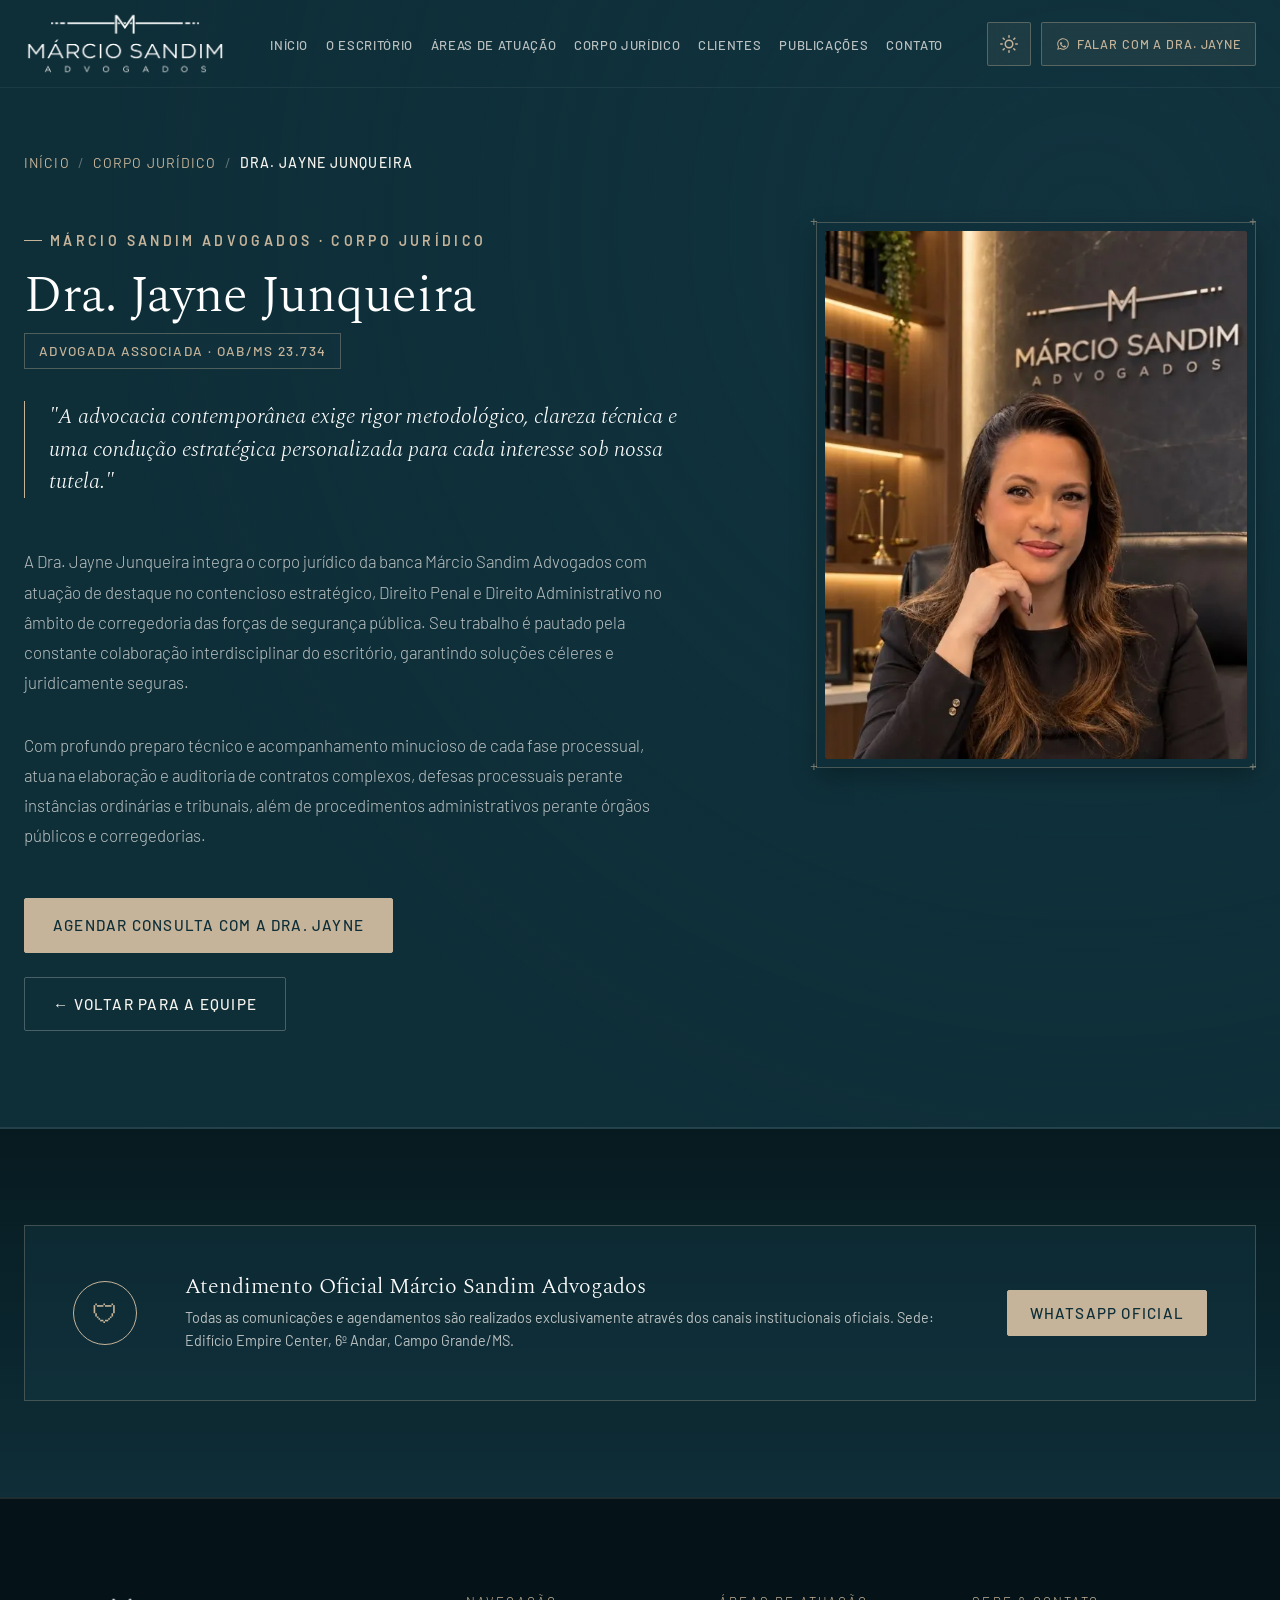
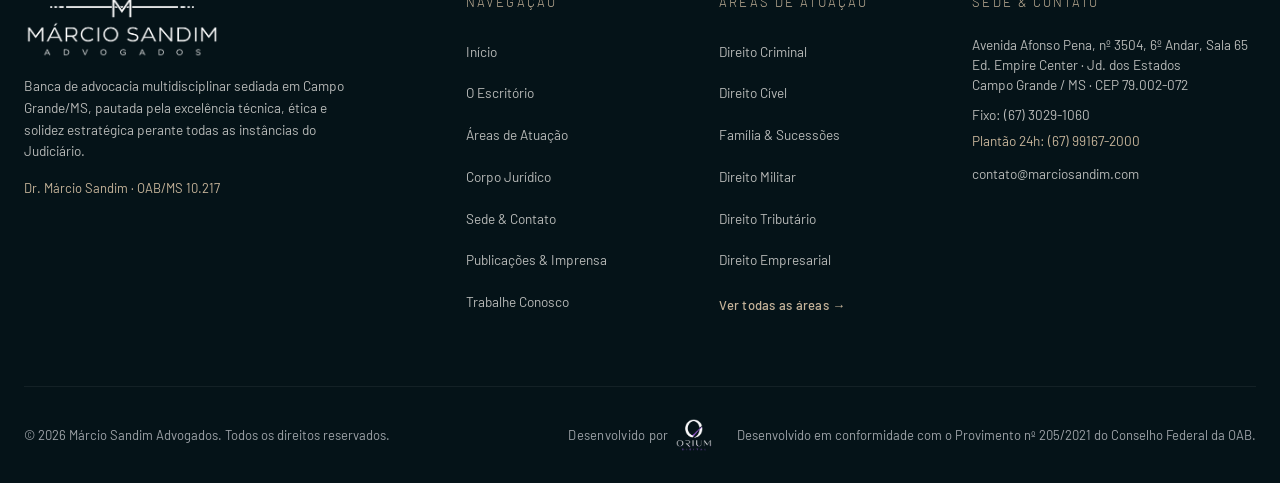
<file: jayne-junqueira.html>
<!DOCTYPE html>
<html lang="pt-BR">
<head>
  <meta charset="UTF-8">
  <meta name="viewport" content="width=device-width, initial-scale=1.0">
  <meta http-equiv="X-UA-Compatible" content="IE=edge">
  
  <title>Dra. Jayne Junqueira | Márcio Sandim Advogados</title>
  <meta name="description" content="Perfil profissional da Dra. Jayne Junqueira, Advogada Associada da banca Márcio Sandim Advogados em Campo Grande/MS.">
  <meta name="theme-color" content="#0E2E38">
  <meta name="color-scheme" content="dark light">
  
  <!-- Prevenção Instantânea de FOUC de Tema -->
  <script src="js/theme-init.js?v=1.1"></script>
  
  
  <!-- SEO: canonical, Open Graph, Twitter Card e dados estruturados -->
  <link rel="canonical" href="https://www.marciosandim.com/jayne-junqueira">
  <meta property="og:title" content="Dra. Jayne Junqueira | Márcio Sandim Advogados">
  <meta property="og:description" content="Advogada Associada · OAB/MS 23.734 na banca Márcio Sandim Advogados.">
  <meta property="og:type" content="profile">
  <meta property="og:url" content="https://www.marciosandim.com/jayne-junqueira">
  <meta property="og:image" content="https://www.marciosandim.com/assets/images/JayneJunqueira.jpeg">
  <meta property="og:locale" content="pt_BR">
  <meta property="og:site_name" content="Márcio Sandim Advogados">
  <meta name="twitter:card" content="summary_large_image">
  <meta name="twitter:title" content="Dra. Jayne Junqueira | Márcio Sandim Advogados">
  <meta name="twitter:description" content="Advogada Associada · OAB/MS 23.734 na banca Márcio Sandim Advogados.">
  <meta name="twitter:image" content="https://www.marciosandim.com/assets/images/JayneJunqueira.jpeg">
  <script type="application/ld+json">{"@context":"https://schema.org","@type":"Person","name":"Jayne Junqueira","identifier":"OAB/MS 23.734","jobTitle":"Advogada Associada","image":"https://www.marciosandim.com/assets/images/JayneJunqueira.jpeg","url":"https://www.marciosandim.com/jayne-junqueira","worksFor":{"@type":"LegalService","name":"Márcio Sandim Advogados","url":"https://www.marciosandim.com/"}}</script>

  <!-- Fontes Oficiais do Design System (Spectral & Barlow) -->
  <link rel="preconnect" href="https://fonts.googleapis.com">
  <link rel="preconnect" href="https://fonts.gstatic.com" crossorigin>
  <link href="https://fonts.googleapis.com/css2?family=Barlow:wght@300;400;500;600&family=Spectral:ital,wght@0,200;0,300;0,400;1,300&display=swap" rel="stylesheet">
  
  <!-- Favicon -->
  <link rel="icon" type="image/svg+xml" href="assets/images/favicon.svg">
  <link rel="apple-touch-icon" href="assets/images/apple-touch-icon.png">
  <link rel="manifest" href="site.webmanifest">
  
  <!-- Exibição do Logotipo por Tema -->
  <style>
    .brand-logo-dark { display: none !important; }
    .brand-logo-white { display: block !important; }
    html[data-theme="light"] .site-header .brand-logo-white,
    [data-theme="light"] .brand-logo-white { display: none !important; }
    html[data-theme="light"] .site-header .brand-logo-dark,
    [data-theme="light"] .brand-logo-dark { display: block !important; }
    .site-footer .brand-logo-white,
    [data-theme="light"] .site-footer .brand-logo-white { display: block !important; }
    .site-footer .brand-logo-dark,
    [data-theme="light"] .site-footer .brand-logo-dark { display: none !important; }
  </style>
  
  <!-- Estilos Globais -->
  <link rel="stylesheet" href="css/variables.css?v=2.2">
  <link rel="stylesheet" href="css/styles.css?v=3.10">
</head>
<body>
  <a class="skip-link" href="#main">Pular para o conteúdo</a>

  <!-- ==========================================================================
       HEADER INSTITUCIONAL COM EFEITO VIDRO
       ========================================================================== -->
  <header class="site-header" id="siteHeader">
    <div class="container header-container">
      <a href="index.html" class="brand-logo" aria-label="Márcio Sandim Advogados - Página Inicial">
        <img src="assets/images/marcio-sandim-logo-white.png?v=3" alt="Márcio Sandim Advogados" class="brand-logo-img brand-logo-white" width="178" height="58">
        <img src="assets/images/marcio-sandim-logo-dark.png?v=3" alt="Márcio Sandim Advogados" class="brand-logo-img brand-logo-dark" width="178" height="58">
      </a>

      <!-- Menu Desktop -->
      <nav class="nav-desktop" aria-label="Navegação Principal">
        <ul class="nav-menu">
          <li><a href="index.html" class="nav-link">Início</a></li>
          <li><a href="index.html#sobre" class="nav-link">O Escritório</a></li>
          <li><a href="index.html#areas" class="nav-link">Áreas de Atuação</a></li>
          <li><a href="corpo-juridico.html" class="nav-link active">Corpo Jurídico</a></li>
          <li><a href="index.html#clientes" class="nav-link">Clientes</a></li>
          <li><a href="publicacoes.html" class="nav-link">Publicações</a></li>
          <li><a href="index.html#contato" class="nav-link">Contato</a></li>
        </ul>
      </nav>

      <!-- Botões de Ação -->
      <div class="header-actions">
        <!-- Botão Minimalista de Troca de Tema -->
        <button type="button" id="themeToggle" class="theme-toggle" title="Alternar tema claro / escuro">
          <span class="theme-toggle-sr">Alternar tema claro / escuro</span>
          <svg class="theme-icon icon-sun" width="20" height="20" viewBox="0 0 24 24" fill="none" stroke="currentColor" stroke-width="2" stroke-linecap="round" stroke-linejoin="round" aria-hidden="true">
            <circle cx="12" cy="12" r="5"></circle>
            <line x1="12" y1="1" x2="12" y2="3"></line>
            <line x1="12" y1="21" x2="12" y2="23"></line>
            <line x1="4.22" y1="4.22" x2="5.64" y2="5.64"></line>
            <line x1="18.36" y1="18.36" x2="19.78" y2="19.78"></line>
            <line x1="1" y1="12" x2="3" y2="12"></line>
            <line x1="21" y1="12" x2="23" y2="12"></line>
            <line x1="4.22" y1="19.78" x2="5.64" y2="18.36"></line>
            <line x1="18.36" y1="5.64" x2="19.78" y2="4.22"></line>
          </svg>
          <svg class="theme-icon icon-moon" width="20" height="20" viewBox="0 0 24 24" fill="none" stroke="currentColor" stroke-width="2" stroke-linecap="round" stroke-linejoin="round" aria-hidden="true">
            <path d="M21 12.79A9 9 0 1 1 11.21 3 7 7 0 0 0 21 12.79z"></path>
          </svg>
        </button>

        <a href="https://wa.me/5567991672000?text=Olá,%20gostaria%20de%20agendar%20um%20atendimento%20com%20a%20Dra.%20Jayne%20Junqueira." target="_blank" rel="noopener" class="btn-header" aria-label="Falar com a Dra. Jayne Junqueira via WhatsApp">
          <svg width="14" height="14" viewBox="0 0 24 24" fill="currentColor" aria-hidden="true">
            <path d="M12.04 2c-5.46 0-9.91 4.45-9.91 9.91 0 1.75.46 3.45 1.32 4.95L2.05 22l5.25-1.38c1.45.79 3.08 1.21 4.74 1.21 5.46 0 9.91-4.45 9.91-9.91 0-2.65-1.03-5.14-2.9-7.01A9.816 9.816 0 0 0 12.04 2zm.01 1.67c2.2 0 4.26.86 5.82 2.42a8.225 8.225 0 0 1 2.41 5.83c0 4.54-3.7 8.24-8.24 8.24-1.48 0-2.93-.4-4.2-1.15l-.3-.18-3.12.82.83-3.04-.2-.31a8.196 8.196 0 0 1-1.26-4.38c0-4.54 3.7-8.24 8.24-8.24zm4.52 11.66c-.25-.13-1.47-.72-1.7-.81-.23-.08-.39-.13-.56.13-.17.25-.64.81-.79.97-.14.17-.29.19-.54.06-.25-.13-1.06-.39-2.03-1.25-.75-.67-1.26-1.5-1.41-1.75-.15-.25-.02-.39.11-.51.11-.11.25-.29.37-.44.13-.14.17-.25.25-.42.08-.17.04-.31-.02-.44-.06-.12-.56-1.35-.77-1.85-.2-.49-.41-.42-.56-.43h-.48c-.17 0-.44.06-.67.31-.23.25-.88.86-.88 2.1 0 1.24.9 2.44 1.03 2.61.13.17 1.77 2.7 4.29 3.79.6.26 1.07.41 1.44.53.6.19 1.15.16 1.58.1.48-.07 1.47-.6 1.68-1.18.21-.58.21-1.07.15-1.18-.07-.12-.22-.19-.47-.32z"/>
          </svg>
          <span>Falar com a Dra. Jayne</span>
        </a>

        <button class="menu-toggle" id="menuToggle" aria-label="Abrir menu" aria-expanded="false" aria-controls="mobileDrawer">
          <span></span>
          <span></span>
          <span></span>
        </button>
      </div>
    </div>
  </header>

  <!-- Menu Drawer Mobile -->
  <div class="mobile-drawer" id="mobileDrawer" role="dialog" aria-modal="true" aria-label="Menu de navegação" inert>
    <button class="drawer-close" id="drawerClose" aria-label="Fechar Menu">&times;</button>
    <ul class="drawer-nav">
      <li><a href="index.html" class="drawer-link">00 · Início <span aria-hidden="true">&rarr;</span></a></li>
      <li><a href="index.html#sobre" class="drawer-link">01 · O Escritório <span aria-hidden="true">&rarr;</span></a></li>
      <li><a href="index.html#areas" class="drawer-link">02 · Áreas de Atuação <span aria-hidden="true">&rarr;</span></a></li>
      <li><a href="corpo-juridico.html" class="drawer-link">03 · Corpo Jurídico <span aria-hidden="true">&rarr;</span></a></li>
      <li><a href="index.html#clientes" class="drawer-link">04 · Clientes &amp; Entidades <span aria-hidden="true">&rarr;</span></a></li>
      <li><a href="publicacoes.html" class="drawer-link">05 · Publicações <span aria-hidden="true">&rarr;</span></a></li>
      <li><a href="index.html#contato" class="drawer-link">06 · Contato <span aria-hidden="true">&rarr;</span></a></li>
      <li><a href="trabalhe-conosco.html" class="drawer-link">07 · Trabalhe Conosco <span aria-hidden="true">&rarr;</span></a></li>
    </ul>
  </div>

  <main id="main" tabindex="-1">
    <!-- ==========================================================================
         SEÇÃO PERFIL PROFISSIONAL
         ========================================================================== -->
    <section class="profile-hero-section">
      <div class="container">
        <!-- Breadcrumb Navigation -->
        <nav class="breadcrumb" aria-label="Navegação estrutural">
          <a href="index.html">Início</a>
          <span class="breadcrumb-separator">/</span>
          <a href="corpo-juridico.html">Corpo Jurídico</a>
          <span class="breadcrumb-separator">/</span>
          <span class="breadcrumb-current" aria-current="page">Dra. Jayne Junqueira</span>
        </nav>

        <div class="profile-grid">
          <!-- Conteúdo Biográfico -->
          <div class="profile-content">
            <span class="kicker">Márcio Sandim Advogados · Corpo Jurídico</span>
            <h1 class="profile-name">Dra. Jayne Junqueira</h1>
            <div class="profile-badge">Advogada Associada · OAB/MS 23.734</div>

            <div class="profile-quote">
              "A advocacia contemporânea exige rigor metodológico, clareza técnica e uma condução estratégica personalizada para cada interesse sob nossa tutela."
            </div>

            <p class="profile-bio">
              A Dra. Jayne Junqueira integra o corpo jurídico da banca Márcio Sandim Advogados com atuação de destaque no contencioso estratégico, Direito Penal e Direito Administrativo no âmbito de corregedoria das forças de segurança pública. Seu trabalho é pautado pela constante colaboração interdisciplinar do escritório, garantindo soluções céleres e juridicamente seguras.
            </p>

            <p class="profile-bio">
              Com profundo preparo técnico e acompanhamento minucioso de cada fase processual, atua na elaboração e auditoria de contratos complexos, defesas processuais perante instâncias ordinárias e tribunais, além de procedimentos administrativos perante órgãos públicos e corregedorias.
            </p>

            <!-- CTAs de Ação -->
            <div class="profile-ctas">
              <a href="https://wa.me/5567991672000?text=Olá,%20gostaria%20de%20agendar%20um%20atendimento%20com%20a%20Dra.%20Jayne%20Junqueira." target="_blank" rel="noopener" class="btn btn-primary">
                Agendar Consulta com a Dra. Jayne
              </a>
              <a href="corpo-juridico.html" class="btn btn-ghost">
                &larr; Voltar para a Equipe
              </a>
            </div>
          </div>

          <!-- Retrato Profissional -->
          <div class="profile-portrait-wrapper">
            <span class="crosshair crosshair-tl">+</span>
            <span class="crosshair crosshair-tr">+</span>
            <span class="crosshair crosshair-bl">+</span>
            <span class="crosshair crosshair-br">+</span>
            
            <div class="profile-portrait">
              <picture>
                <source srcset="assets/images/JayneJunqueira.webp?v=4" type="image/webp">
                <img src="assets/images/JayneJunqueira.jpeg?v=4" alt="Dra. Jayne Junqueira - Advogada Associada Márcio Sandim Advogados" width="576" height="1024" loading="eager">
              </picture>
            </div>
          </div>
        </div>
      </div>
    </section>

    <!-- ==========================================================================
         CANAL VERIFICADO / SEGURANÇA
         ========================================================================== -->
    <section class="section-security">
      <div class="container">
        <div class="security-box">
          <div class="security-icon" aria-hidden="true">&#128737;</div>
          <div class="security-text">
            <h2>Atendimento Oficial Márcio Sandim Advogados</h2>
            <p>
              Todas as comunicações e agendamentos são realizados exclusivamente através dos canais institucionais oficiais. Sede: Edifício Empire Center, 6º Andar, Campo Grande/MS.
            </p>
          </div>
          <a href="https://wa.me/5567991672000?text=Olá,%20gostaria%20de%20confirmar%20um%20atendimento%20oficial." target="_blank" rel="noopener" class="btn btn-primary btn-sm">
            WhatsApp Oficial
          </a>
        </div>
      </div>
    </section>
  </main>

  <!-- ==========================================================================
       FOOTER INSTITUCIONAL SOLENE
       ========================================================================== -->
  <footer class="site-footer">
    <div class="container">
      <div class="footer-grid">
        <div class="footer-col">
          <div class="brand-logo footer-brand">
            <img src="assets/images/marcio-sandim-logo-white.png?v=3" alt="Márcio Sandim Advogados" class="brand-logo-img brand-logo-white" width="196" height="64" loading="lazy">
          </div>
          <p class="footer-about">
            Banca de advocacia multidisciplinar sediada em Campo Grande/MS, pautada pela excelência técnica, ética e solidez estratégica perante todas as instâncias do Judiciário.
          </p>
          <p class="footer-signature"><a href="marcio-sandim.html" title="Ver perfil institucional do Dr. Márcio Sandim">Dr. Márcio Sandim · OAB/MS 10.217</a></p>
        </div>

        <div class="footer-col">
          <h2>Navegação</h2>
          <ul class="footer-links">
            <li><a href="index.html#hero">Início</a></li>
            <li><a href="index.html#sobre">O Escritório</a></li>
            <li><a href="index.html#areas">Áreas de Atuação</a></li>
            <li><a href="corpo-juridico.html">Corpo Jurídico</a></li>
            <li><a href="index.html#estrutura">Sede &amp; Contato</a></li>
          <li><a href="publicacoes.html">Publicações &amp; Imprensa</a></li>
          <li><a href="trabalhe-conosco.html">Trabalhe Conosco</a></li>
          </ul>
        </div>

        <div class="footer-col">
          <h2>Áreas de Atuação</h2>
          <ul class="footer-links">
            <li><a href="index.html#areas">Direito Criminal</a></li>
            <li><a href="index.html#areas">Direito Cível</a></li>
            <li><a href="index.html#areas">Família &amp; Sucessões</a></li>
            <li><a href="index.html#areas">Direito Militar</a></li>
            <li><a href="index.html#areas">Direito Tributário</a></li>
            <li><a href="index.html#areas">Direito Empresarial</a></li>
            <li><a href="index.html#areas" class="footer-link-highlight">Ver todas as áreas &rarr;</a></li>
          </ul>
        </div>

        <div class="footer-col">
          <h2>Sede &amp; Contato</h2>
          <p class="footer-address">
            Avenida Afonso Pena, nº 3504, 6º Andar, Sala 65<br>
            Ed. Empire Center · Jd. dos Estados<br>
            Campo Grande / MS · CEP 79.002-072
          </p>
          <p class="footer-line">Fixo: (67) 3029-1060</p>
          <p class="footer-line footer-line-accent">Plantão 24h: (67) 99167-2000</p>
          <p class="footer-email">contato@marciosandim.com</p>
        </div>
      </div>

      <div class="footer-bottom">
        <p class="footer-copy">&copy; 2026 Márcio Sandim Advogados. Todos os direitos reservados.</p>
        <div class="developer-credit">
          <a href="https://oriumdigital.com.br/" target="_blank" rel="noopener" class="developer-link" title="Orium Digital — Criação de Sites e Marketing Digital">
            <span>Desenvolvido por</span>
            <img src="assets/images/orium-logo-light.png" alt="Orium Digital" class="orium-logo-footer" width="38" height="34" loading="lazy">
          </a>
        </div>
        <p class="footer-oab">Desenvolvido em conformidade com o Provimento nº 205/2021 do Conselho Federal da OAB.</p>
      </div>
    </div>
  </footer>

  <!-- Scripts -->
  <script src="js/main.js?v=2.6"></script>
</body>
</html>
</file>
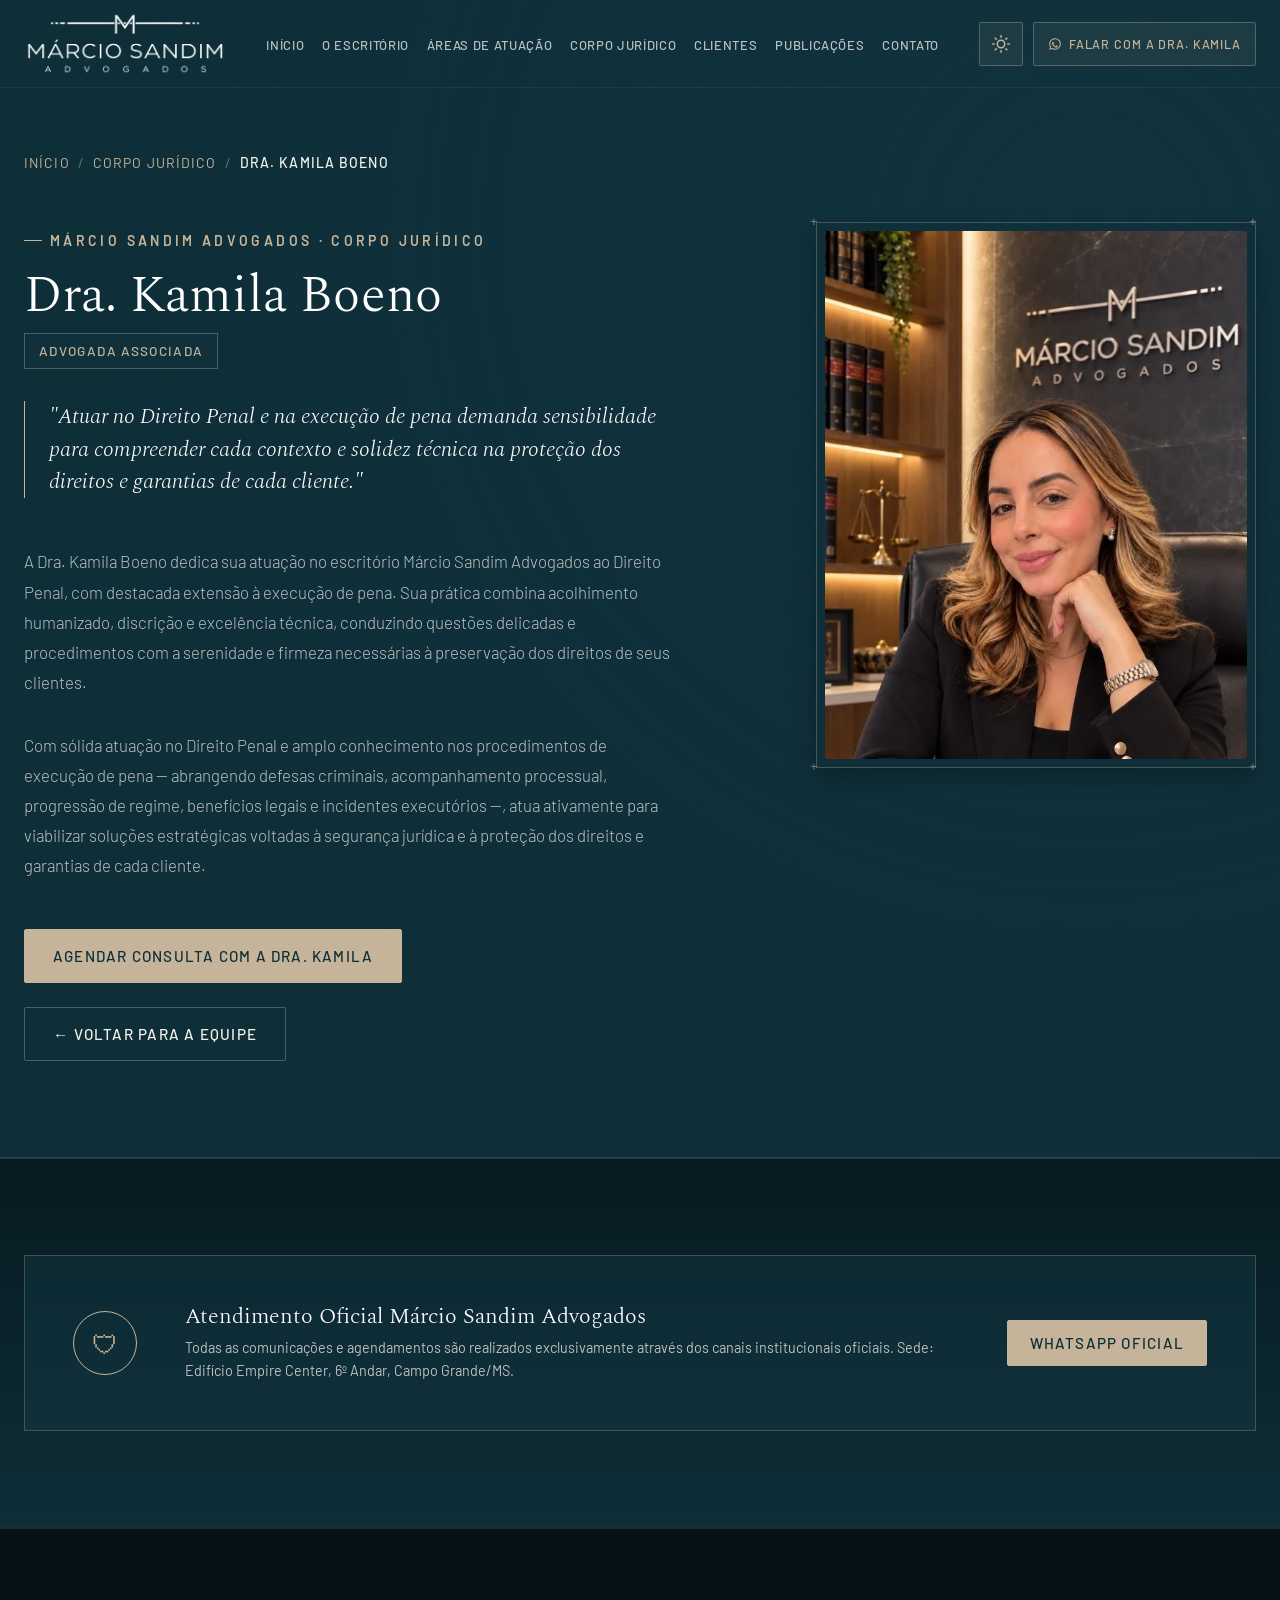
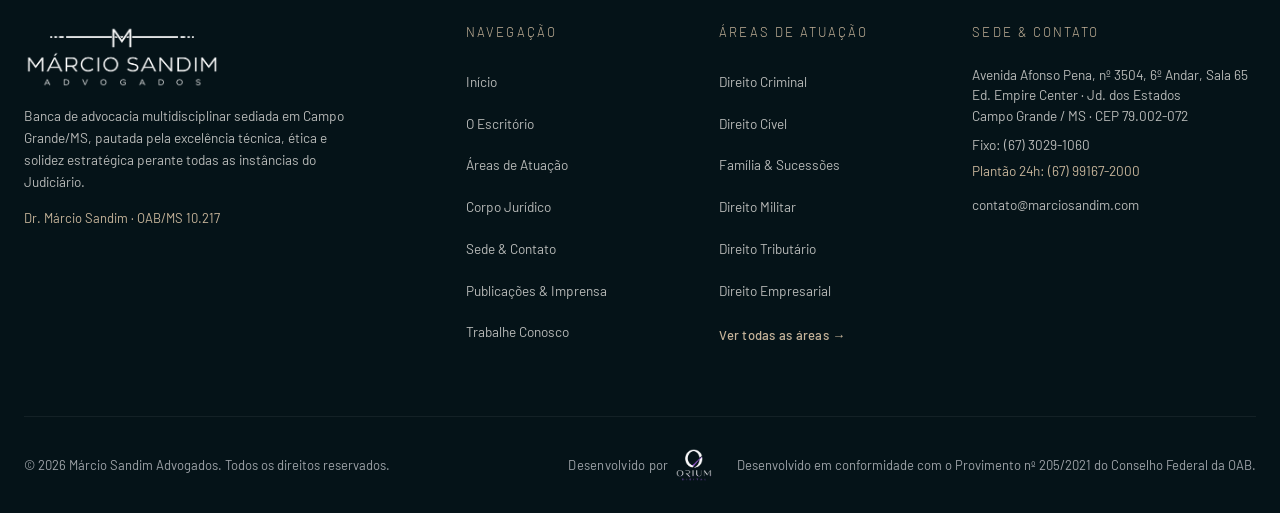
<file: kamila-boeno.html>
<!DOCTYPE html>
<html lang="pt-BR">
<head>
  <meta charset="UTF-8">
  <meta name="viewport" content="width=device-width, initial-scale=1.0">
  <meta http-equiv="X-UA-Compatible" content="IE=edge">
  
  <title>Dra. Kamila Boeno | Márcio Sandim Advogados</title>
  <meta name="description" content="Perfil profissional da Dra. Kamila Boeno, Advogada Associada da banca Márcio Sandim Advogados em Campo Grande/MS.">
  <meta name="theme-color" content="#0E2E38">
  <meta name="color-scheme" content="dark light">
  
  <!-- Prevenção Instantânea de FOUC de Tema -->
  <script src="js/theme-init.js?v=1.1"></script>
  
  
  <!-- SEO: canonical, Open Graph, Twitter Card e dados estruturados -->
  <link rel="canonical" href="https://www.marciosandim.com/kamila-boeno">
  <meta property="og:title" content="Dra. Kamila Boeno | Márcio Sandim Advogados">
  <meta property="og:description" content="Advogada Associada da banca Márcio Sandim Advogados, dedicada ao Direito Penal, com destacada extensão à execução de pena.">
  <meta property="og:type" content="profile">
  <meta property="og:url" content="https://www.marciosandim.com/kamila-boeno">
  <meta property="og:image" content="https://www.marciosandim.com/assets/images/KamilaBoeno.jpeg">
  <meta property="og:locale" content="pt_BR">
  <meta property="og:site_name" content="Márcio Sandim Advogados">
  <meta name="twitter:card" content="summary_large_image">
  <meta name="twitter:title" content="Dra. Kamila Boeno | Márcio Sandim Advogados">
  <meta name="twitter:description" content="Advogada Associada da banca Márcio Sandim Advogados, dedicada ao Direito Penal, com destacada extensão à execução de pena.">
  <meta name="twitter:image" content="https://www.marciosandim.com/assets/images/KamilaBoeno.jpeg">
  <script type="application/ld+json">{"@context":"https://schema.org","@type":"Person","name":"Kamila Boeno","jobTitle":"Advogada Associada","image":"https://www.marciosandim.com/assets/images/KamilaBoeno.jpeg","url":"https://www.marciosandim.com/kamila-boeno","worksFor":{"@type":"LegalService","name":"Márcio Sandim Advogados","url":"https://www.marciosandim.com/"}}</script>

  <!-- Fontes Oficiais do Design System (Spectral & Barlow) -->
  <link rel="preconnect" href="https://fonts.googleapis.com">
  <link rel="preconnect" href="https://fonts.gstatic.com" crossorigin>
  <link href="https://fonts.googleapis.com/css2?family=Barlow:wght@300;400;500;600&family=Spectral:ital,wght@0,200;0,300;0,400;1,300&display=swap" rel="stylesheet">
  
  <!-- Favicon -->
  <link rel="icon" type="image/svg+xml" href="assets/images/favicon.svg">
  <link rel="apple-touch-icon" href="assets/images/apple-touch-icon.png">
  <link rel="manifest" href="site.webmanifest">
  
  <!-- Exibição do Logotipo por Tema -->
  <style>
    .brand-logo-dark { display: none !important; }
    .brand-logo-white { display: block !important; }
    html[data-theme="light"] .site-header .brand-logo-white,
    [data-theme="light"] .brand-logo-white { display: none !important; }
    html[data-theme="light"] .site-header .brand-logo-dark,
    [data-theme="light"] .brand-logo-dark { display: block !important; }
    .site-footer .brand-logo-white,
    [data-theme="light"] .site-footer .brand-logo-white { display: block !important; }
    .site-footer .brand-logo-dark,
    [data-theme="light"] .site-footer .brand-logo-dark { display: none !important; }
  </style>
  
  <!-- Estilos Globais -->
  <link rel="stylesheet" href="css/variables.css?v=2.2">
  <link rel="stylesheet" href="css/styles.css?v=3.10">
</head>
<body>
  <a class="skip-link" href="#main">Pular para o conteúdo</a>

  <!-- ==========================================================================
       HEADER INSTITUCIONAL COM EFEITO VIDRO
       ========================================================================== -->
  <header class="site-header" id="siteHeader">
    <div class="container header-container">
      <a href="index.html" class="brand-logo" aria-label="Márcio Sandim Advogados - Página Inicial">
        <img src="assets/images/marcio-sandim-logo-white.png?v=3" alt="Márcio Sandim Advogados" class="brand-logo-img brand-logo-white" width="178" height="58">
        <img src="assets/images/marcio-sandim-logo-dark.png?v=3" alt="Márcio Sandim Advogados" class="brand-logo-img brand-logo-dark" width="178" height="58">
      </a>

      <!-- Menu Desktop -->
      <nav class="nav-desktop" aria-label="Navegação Principal">
        <ul class="nav-menu">
          <li><a href="index.html" class="nav-link">Início</a></li>
          <li><a href="index.html#sobre" class="nav-link">O Escritório</a></li>
          <li><a href="index.html#areas" class="nav-link">Áreas de Atuação</a></li>
          <li><a href="corpo-juridico.html" class="nav-link active">Corpo Jurídico</a></li>
          <li><a href="index.html#clientes" class="nav-link">Clientes</a></li>
          <li><a href="publicacoes.html" class="nav-link">Publicações</a></li>
          <li><a href="index.html#contato" class="nav-link">Contato</a></li>
        </ul>
      </nav>

      <!-- Botões de Ação -->
      <div class="header-actions">
        <!-- Botão Minimalista de Troca de Tema -->
        <button type="button" id="themeToggle" class="theme-toggle" title="Alternar tema claro / escuro">
          <span class="theme-toggle-sr">Alternar tema claro / escuro</span>
          <svg class="theme-icon icon-sun" width="20" height="20" viewBox="0 0 24 24" fill="none" stroke="currentColor" stroke-width="2" stroke-linecap="round" stroke-linejoin="round" aria-hidden="true">
            <circle cx="12" cy="12" r="5"></circle>
            <line x1="12" y1="1" x2="12" y2="3"></line>
            <line x1="12" y1="21" x2="12" y2="23"></line>
            <line x1="4.22" y1="4.22" x2="5.64" y2="5.64"></line>
            <line x1="18.36" y1="18.36" x2="19.78" y2="19.78"></line>
            <line x1="1" y1="12" x2="3" y2="12"></line>
            <line x1="21" y1="12" x2="23" y2="12"></line>
            <line x1="4.22" y1="19.78" x2="5.64" y2="18.36"></line>
            <line x1="18.36" y1="5.64" x2="19.78" y2="4.22"></line>
          </svg>
          <svg class="theme-icon icon-moon" width="20" height="20" viewBox="0 0 24 24" fill="none" stroke="currentColor" stroke-width="2" stroke-linecap="round" stroke-linejoin="round" aria-hidden="true">
            <path d="M21 12.79A9 9 0 1 1 11.21 3 7 7 0 0 0 21 12.79z"></path>
          </svg>
        </button>

        <a href="https://wa.me/5567991672000?text=Olá,%20gostaria%20de%20agendar%20um%20atendimento%20com%20a%20Dra.%20Kamila%20Boeno." target="_blank" rel="noopener" class="btn-header" aria-label="Falar com a Dra. Kamila Boeno via WhatsApp">
          <svg width="14" height="14" viewBox="0 0 24 24" fill="currentColor" aria-hidden="true">
            <path d="M12.04 2c-5.46 0-9.91 4.45-9.91 9.91 0 1.75.46 3.45 1.32 4.95L2.05 22l5.25-1.38c1.45.79 3.08 1.21 4.74 1.21 5.46 0 9.91-4.45 9.91-9.91 0-2.65-1.03-5.14-2.9-7.01A9.816 9.816 0 0 0 12.04 2zm.01 1.67c2.2 0 4.26.86 5.82 2.42a8.225 8.225 0 0 1 2.41 5.83c0 4.54-3.7 8.24-8.24 8.24-1.48 0-2.93-.4-4.2-1.15l-.3-.18-3.12.82.83-3.04-.2-.31a8.196 8.196 0 0 1-1.26-4.38c0-4.54 3.7-8.24 8.24-8.24zm4.52 11.66c-.25-.13-1.47-.72-1.7-.81-.23-.08-.39-.13-.56.13-.17.25-.64.81-.79.97-.14.17-.29.19-.54.06-.25-.13-1.06-.39-2.03-1.25-.75-.67-1.26-1.5-1.41-1.75-.15-.25-.02-.39.11-.51.11-.11.25-.29.37-.44.13-.14.17-.25.25-.42.08-.17.04-.31-.02-.44-.06-.12-.56-1.35-.77-1.85-.2-.49-.41-.42-.56-.43h-.48c-.17 0-.44.06-.67.31-.23.25-.88.86-.88 2.1 0 1.24.9 2.44 1.03 2.61.13.17 1.77 2.7 4.29 3.79.6.26 1.07.41 1.44.53.6.19 1.15.16 1.58.1.48-.07 1.47-.6 1.68-1.18.21-.58.21-1.07.15-1.18-.07-.12-.22-.19-.47-.32z"/>
          </svg>
          <span>Falar com a Dra. Kamila</span>
        </a>

        <button class="menu-toggle" id="menuToggle" aria-label="Abrir menu" aria-expanded="false" aria-controls="mobileDrawer">
          <span></span>
          <span></span>
          <span></span>
        </button>
      </div>
    </div>
  </header>

  <!-- Menu Drawer Mobile -->
  <div class="mobile-drawer" id="mobileDrawer" role="dialog" aria-modal="true" aria-label="Menu de navegação" inert>
    <button class="drawer-close" id="drawerClose" aria-label="Fechar Menu">&times;</button>
    <ul class="drawer-nav">
      <li><a href="index.html" class="drawer-link">00 · Início <span aria-hidden="true">&rarr;</span></a></li>
      <li><a href="index.html#sobre" class="drawer-link">01 · O Escritório <span aria-hidden="true">&rarr;</span></a></li>
      <li><a href="index.html#areas" class="drawer-link">02 · Áreas de Atuação <span aria-hidden="true">&rarr;</span></a></li>
      <li><a href="corpo-juridico.html" class="drawer-link">03 · Corpo Jurídico <span aria-hidden="true">&rarr;</span></a></li>
      <li><a href="index.html#clientes" class="drawer-link">04 · Clientes &amp; Entidades <span aria-hidden="true">&rarr;</span></a></li>
      <li><a href="publicacoes.html" class="drawer-link">05 · Publicações <span aria-hidden="true">&rarr;</span></a></li>
      <li><a href="index.html#contato" class="drawer-link">06 · Contato <span aria-hidden="true">&rarr;</span></a></li>
      <li><a href="trabalhe-conosco.html" class="drawer-link">07 · Trabalhe Conosco <span aria-hidden="true">&rarr;</span></a></li>
    </ul>
  </div>

  <main id="main" tabindex="-1">
    <!-- ==========================================================================
         SEÇÃO PERFIL PROFISSIONAL
         ========================================================================== -->
    <section class="profile-hero-section">
      <div class="container">
        <!-- Breadcrumb Navigation -->
        <nav class="breadcrumb" aria-label="Navegação estrutural">
          <a href="index.html">Início</a>
          <span class="breadcrumb-separator">/</span>
          <a href="corpo-juridico.html">Corpo Jurídico</a>
          <span class="breadcrumb-separator">/</span>
          <span class="breadcrumb-current" aria-current="page">Dra. Kamila Boeno</span>
        </nav>

        <div class="profile-grid">
          <!-- Conteúdo Biográfico -->
          <div class="profile-content">
            <span class="kicker">Márcio Sandim Advogados · Corpo Jurídico</span>
            <h1 class="profile-name">Dra. Kamila Boeno</h1>
            <div class="profile-badge">Advogada Associada</div>

            <div class="profile-quote">
              "Atuar no Direito Penal e na execução de pena demanda sensibilidade para compreender cada contexto e solidez técnica na proteção dos direitos e garantias de cada cliente."
            </div>

            <p class="profile-bio">
              A Dra. Kamila Boeno dedica sua atuação no escritório Márcio Sandim Advogados ao Direito Penal, com destacada extensão à execução de pena. Sua prática combina acolhimento humanizado, discrição e excelência técnica, conduzindo questões delicadas e procedimentos com a serenidade e firmeza necessárias à preservação dos direitos de seus clientes.
            </p>

            <p class="profile-bio">
              Com sólida atuação no Direito Penal e amplo conhecimento nos procedimentos de execução de pena — abrangendo defesas criminais, acompanhamento processual, progressão de regime, benefícios legais e incidentes executórios —, atua ativamente para viabilizar soluções estratégicas voltadas à segurança jurídica e à proteção dos direitos e garantias de cada cliente.
            </p>

            <!-- CTAs de Ação -->
            <div class="profile-ctas">
              <a href="https://wa.me/5567991672000?text=Olá,%20gostaria%20de%20agendar%20um%20atendimento%20com%20a%20Dra.%20Kamila%20Boeno." target="_blank" rel="noopener" class="btn btn-primary">
                Agendar Consulta com a Dra. Kamila
              </a>
              <a href="corpo-juridico.html" class="btn btn-ghost">
                &larr; Voltar para a Equipe
              </a>
            </div>
          </div>

          <!-- Retrato Profissional -->
          <div class="profile-portrait-wrapper">
            <span class="crosshair crosshair-tl">+</span>
            <span class="crosshair crosshair-tr">+</span>
            <span class="crosshair crosshair-bl">+</span>
            <span class="crosshair crosshair-br">+</span>
            
            <div class="profile-portrait">
              <picture>
                <source srcset="assets/images/KamilaBoeno.webp?v=4" type="image/webp">
                <img src="assets/images/KamilaBoeno.jpeg?v=4" alt="Dra. Kamila Boeno - Advogada Associada Márcio Sandim Advogados" width="576" height="1024" loading="eager">
              </picture>
            </div>
          </div>
        </div>
      </div>
    </section>

    <!-- ==========================================================================
         CANAL VERIFICADO / SEGURANÇA
         ========================================================================== -->
    <section class="section-security">
      <div class="container">
        <div class="security-box">
          <div class="security-icon" aria-hidden="true">&#128737;</div>
          <div class="security-text">
            <h2>Atendimento Oficial Márcio Sandim Advogados</h2>
            <p>
              Todas as comunicações e agendamentos são realizados exclusivamente através dos canais institucionais oficiais. Sede: Edifício Empire Center, 6º Andar, Campo Grande/MS.
            </p>
          </div>
          <a href="https://wa.me/5567991672000?text=Olá,%20gostaria%20de%20confirmar%20um%20atendimento%20oficial." target="_blank" rel="noopener" class="btn btn-primary btn-sm">
            WhatsApp Oficial
          </a>
        </div>
      </div>
    </section>
  </main>

  <!-- ==========================================================================
       FOOTER INSTITUCIONAL SOLENE
       ========================================================================== -->
  <footer class="site-footer">
    <div class="container">
      <div class="footer-grid">
        <div class="footer-col">
          <div class="brand-logo footer-brand">
            <img src="assets/images/marcio-sandim-logo-white.png?v=3" alt="Márcio Sandim Advogados" class="brand-logo-img brand-logo-white" width="196" height="64" loading="lazy">
          </div>
          <p class="footer-about">
            Banca de advocacia multidisciplinar sediada em Campo Grande/MS, pautada pela excelência técnica, ética e solidez estratégica perante todas as instâncias do Judiciário.
          </p>
          <p class="footer-signature"><a href="marcio-sandim.html" title="Ver perfil institucional do Dr. Márcio Sandim">Dr. Márcio Sandim · OAB/MS 10.217</a></p>
        </div>

        <div class="footer-col">
          <h2>Navegação</h2>
          <ul class="footer-links">
            <li><a href="index.html#hero">Início</a></li>
            <li><a href="index.html#sobre">O Escritório</a></li>
            <li><a href="index.html#areas">Áreas de Atuação</a></li>
            <li><a href="corpo-juridico.html">Corpo Jurídico</a></li>
            <li><a href="index.html#estrutura">Sede &amp; Contato</a></li>
          <li><a href="publicacoes.html">Publicações &amp; Imprensa</a></li>
          <li><a href="trabalhe-conosco.html">Trabalhe Conosco</a></li>
          </ul>
        </div>

        <div class="footer-col">
          <h2>Áreas de Atuação</h2>
          <ul class="footer-links">
            <li><a href="index.html#areas">Direito Criminal</a></li>
            <li><a href="index.html#areas">Direito Cível</a></li>
            <li><a href="index.html#areas">Família &amp; Sucessões</a></li>
            <li><a href="index.html#areas">Direito Militar</a></li>
            <li><a href="index.html#areas">Direito Tributário</a></li>
            <li><a href="index.html#areas">Direito Empresarial</a></li>
            <li><a href="index.html#areas" class="footer-link-highlight">Ver todas as áreas &rarr;</a></li>
          </ul>
        </div>

        <div class="footer-col">
          <h2>Sede &amp; Contato</h2>
          <p class="footer-address">
            Avenida Afonso Pena, nº 3504, 6º Andar, Sala 65<br>
            Ed. Empire Center · Jd. dos Estados<br>
            Campo Grande / MS · CEP 79.002-072
          </p>
          <p class="footer-line">Fixo: (67) 3029-1060</p>
          <p class="footer-line footer-line-accent">Plantão 24h: (67) 99167-2000</p>
          <p class="footer-email">contato@marciosandim.com</p>
        </div>
      </div>

      <div class="footer-bottom">
        <p class="footer-copy">&copy; 2026 Márcio Sandim Advogados. Todos os direitos reservados.</p>
        <div class="developer-credit">
          <a href="https://oriumdigital.com.br/" target="_blank" rel="noopener" class="developer-link" title="Orium Digital — Criação de Sites e Marketing Digital">
            <span>Desenvolvido por</span>
            <img src="assets/images/orium-logo-light.png" alt="Orium Digital" class="orium-logo-footer" width="38" height="34" loading="lazy">
          </a>
        </div>
        <p class="footer-oab">Desenvolvido em conformidade com o Provimento nº 205/2021 do Conselho Federal da OAB.</p>
      </div>
    </div>
  </footer>

  <!-- Scripts -->
  <script src="js/main.js?v=2.6"></script>
</body>
</html>
</file>
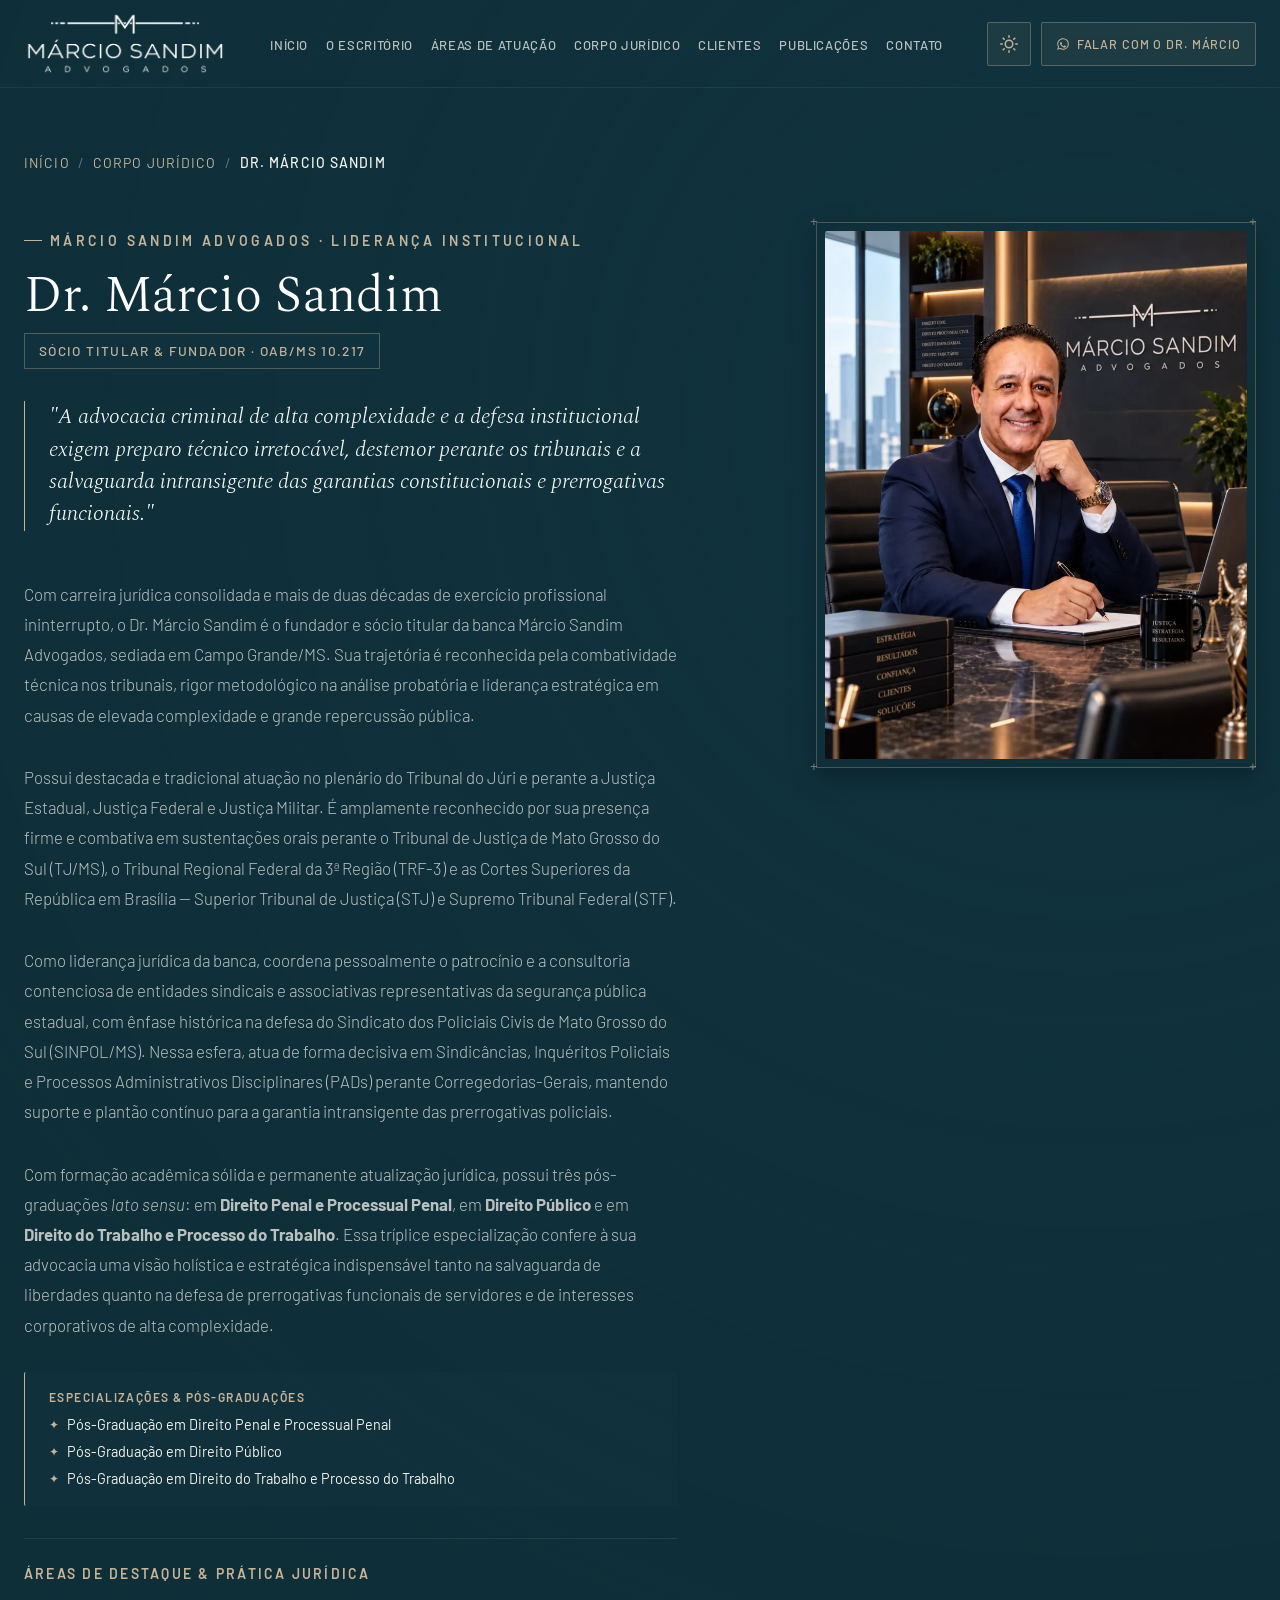
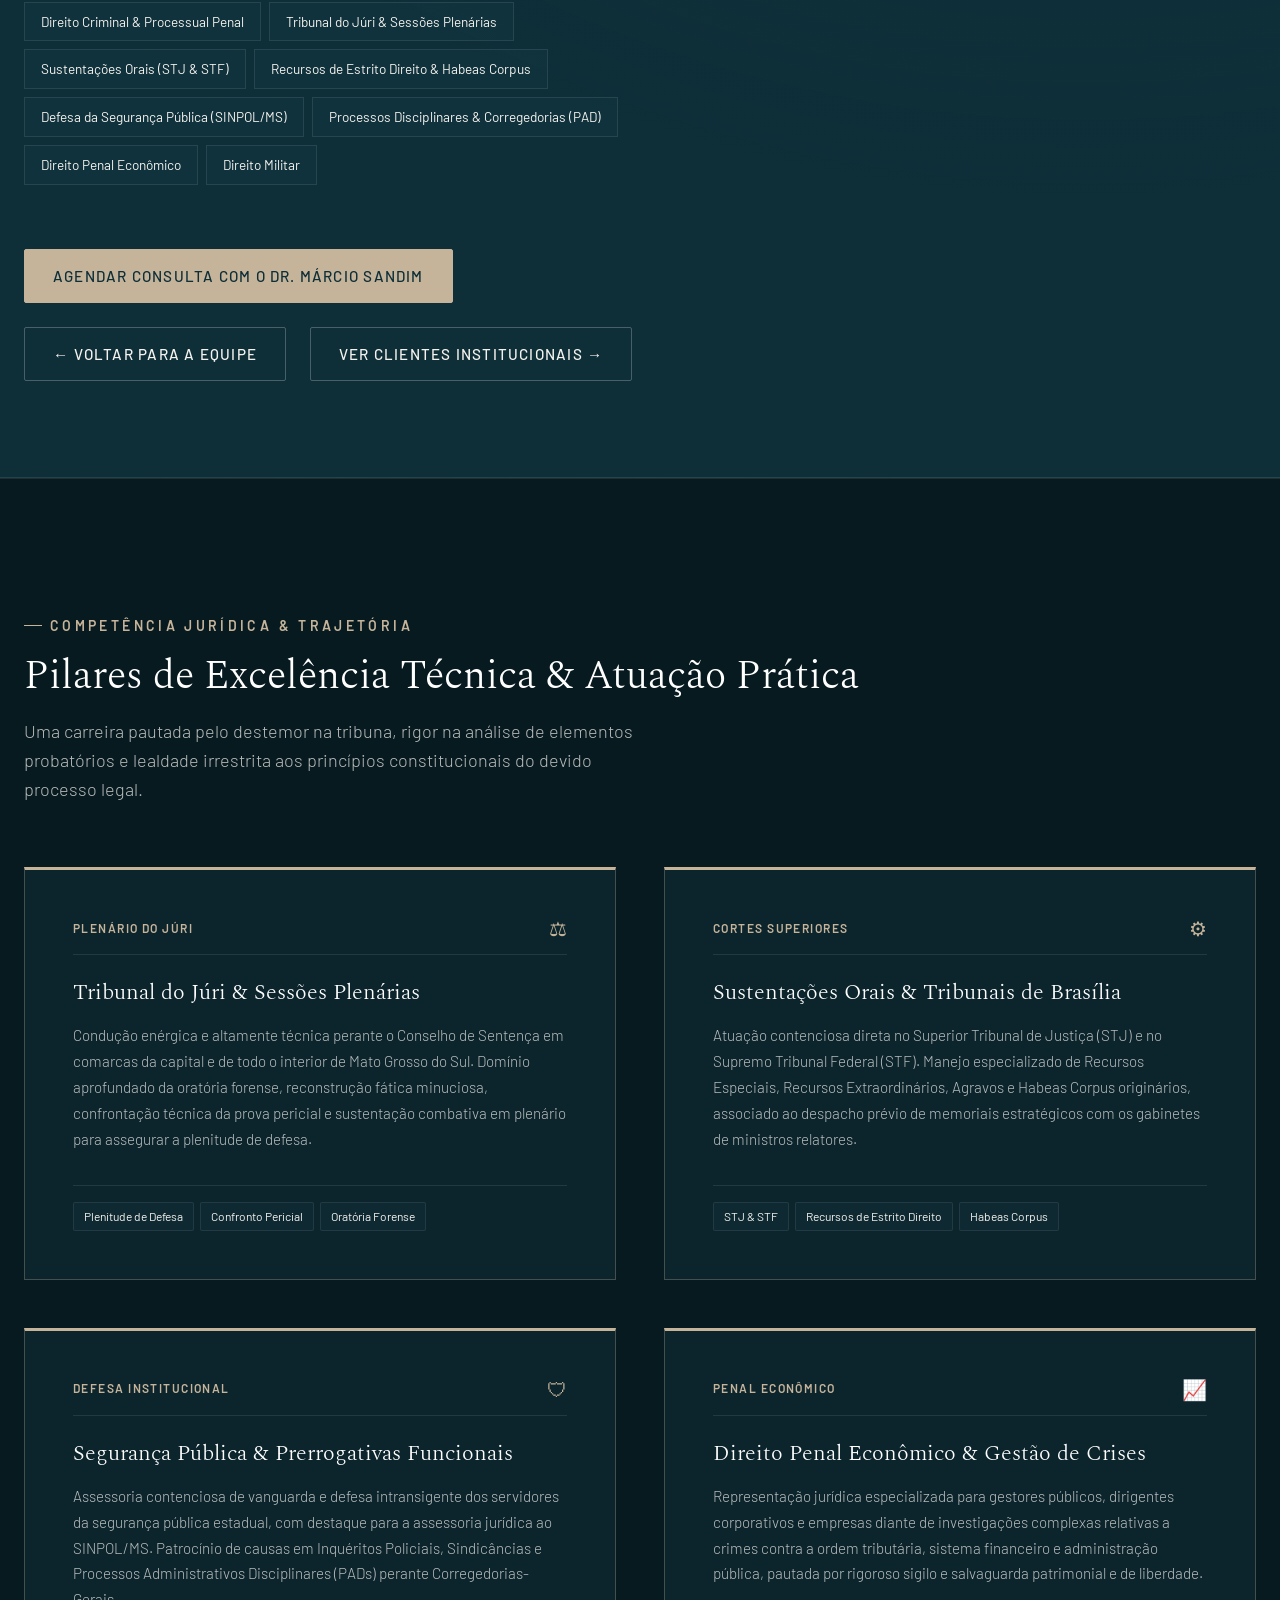
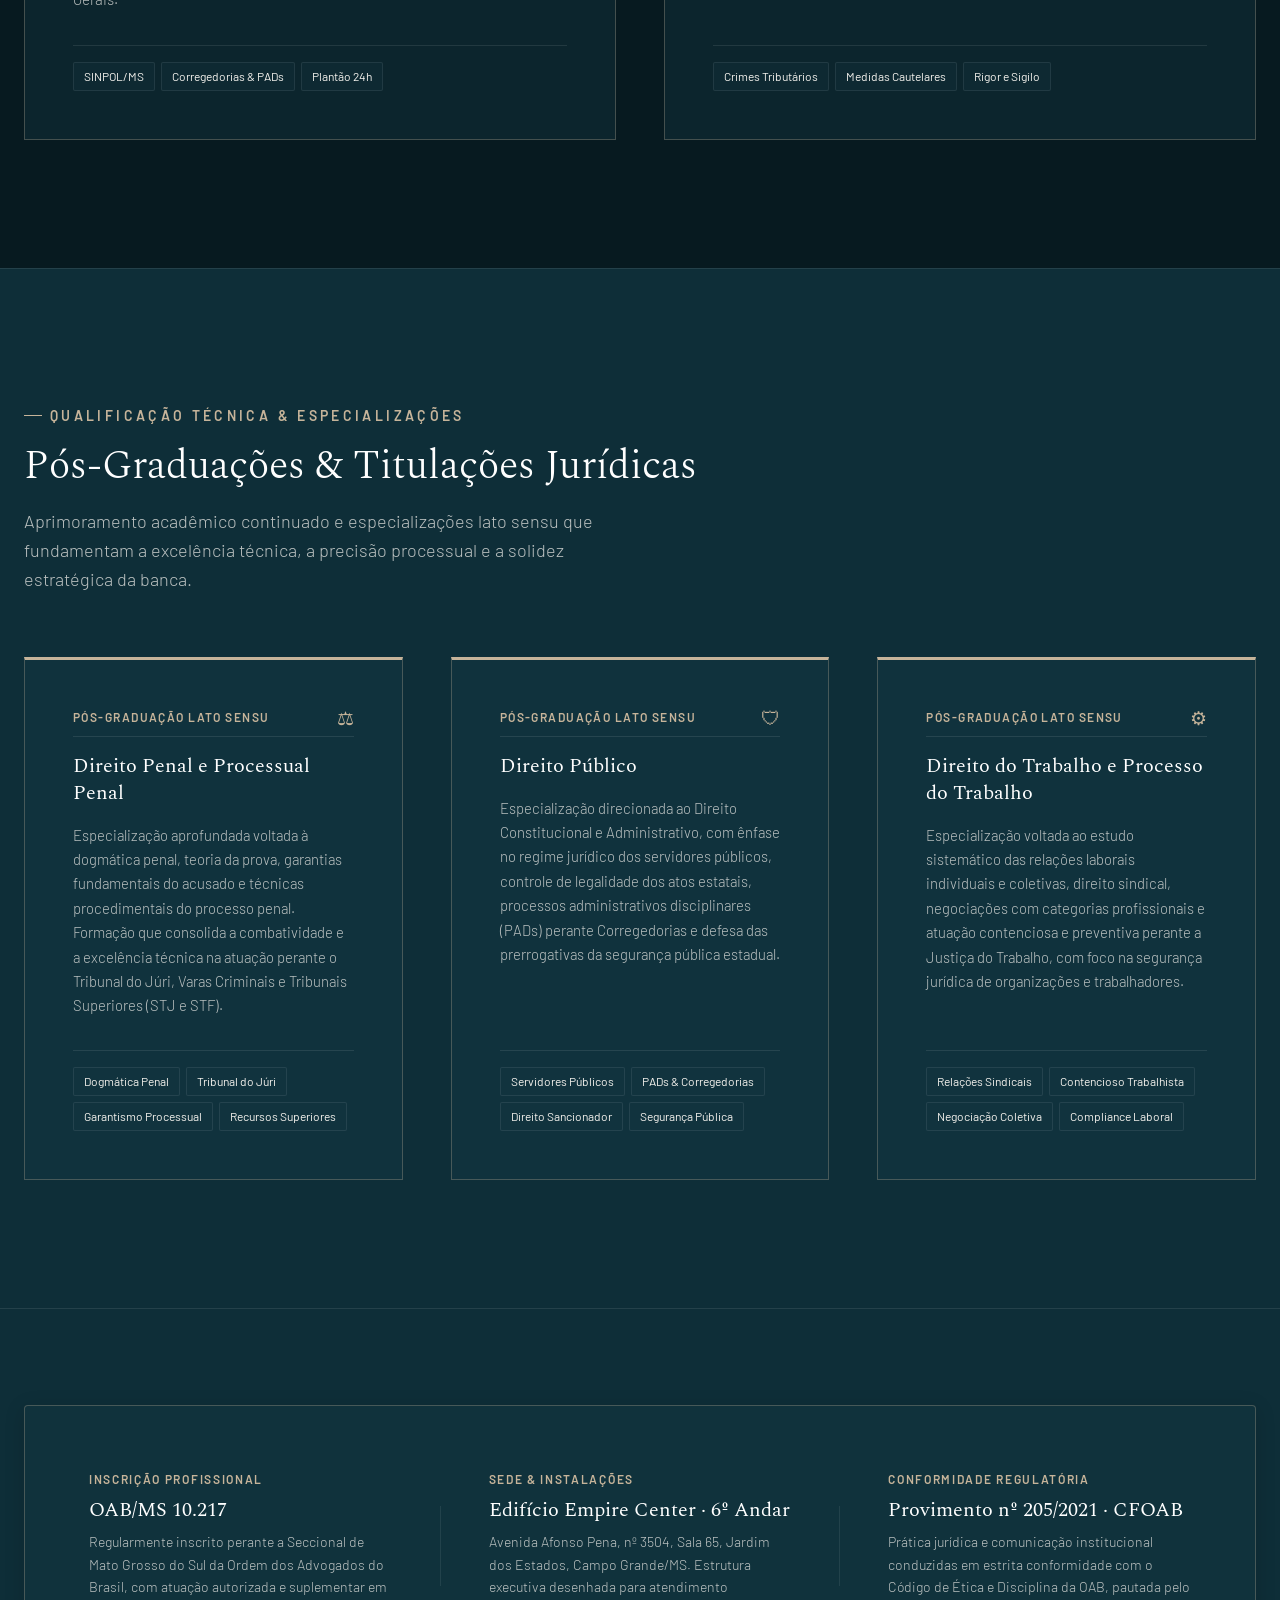
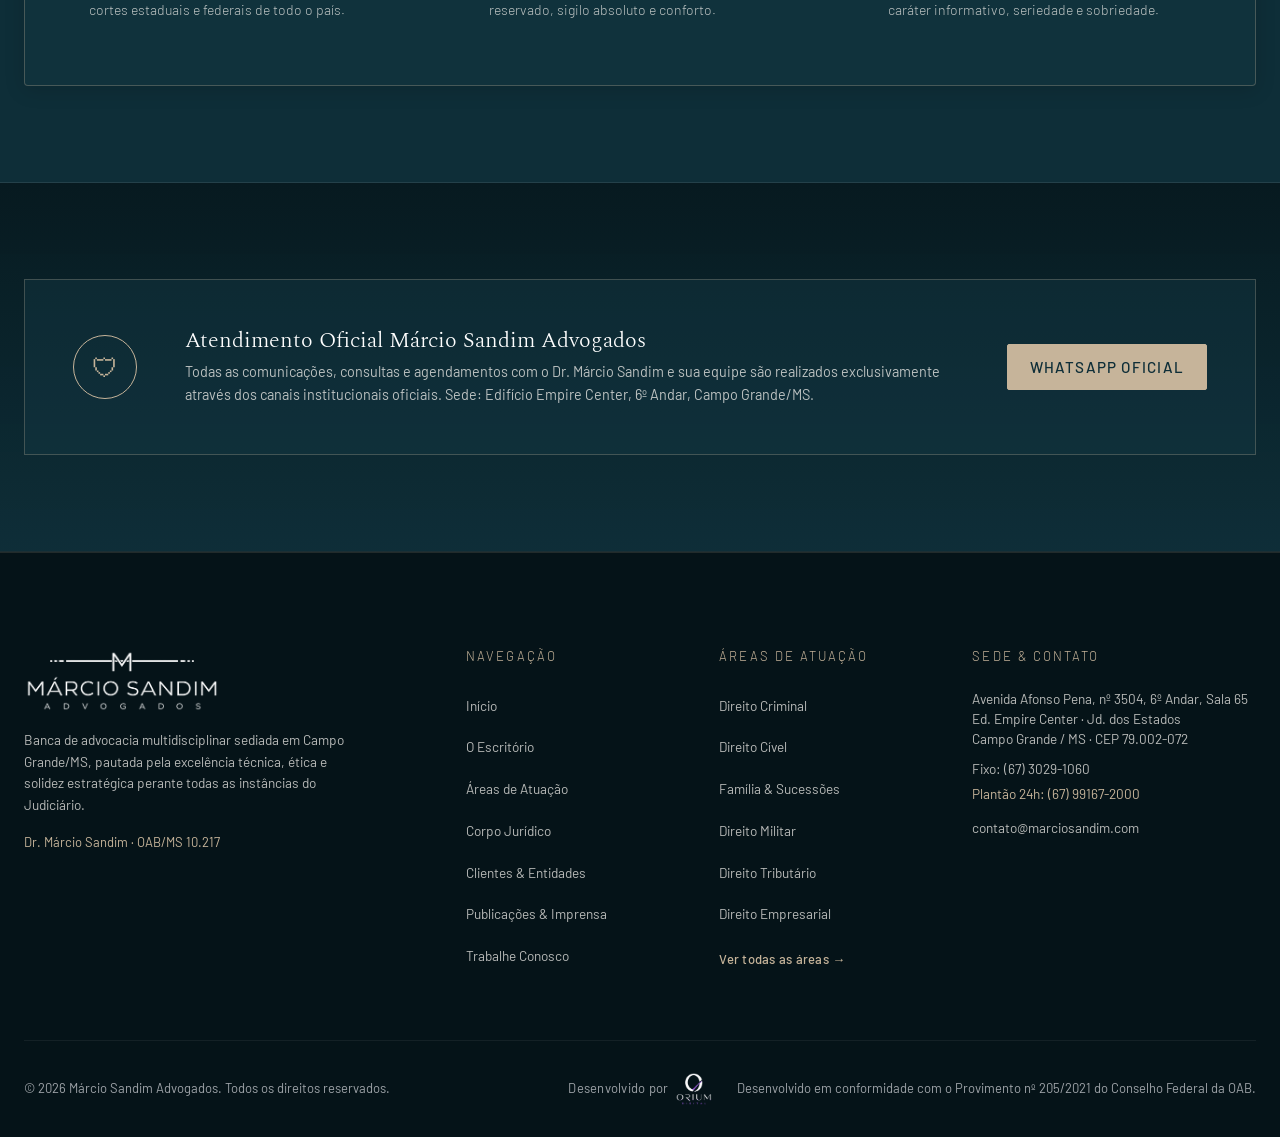
<file: marcio-sandim.html>
<!DOCTYPE html>
<html lang="pt-BR">
<head>
  <meta charset="UTF-8">
  <meta name="viewport" content="width=device-width, initial-scale=1.0">
  <meta http-equiv="X-UA-Compatible" content="IE=edge">
  
  <title>Dr. Márcio Sandim | Sócio Titular e Fundador | Márcio Sandim Advogados</title>
  <meta name="description" content="Currículo do Dr. Márcio Sandim (OAB/MS 10.217), Sócio Titular e Fundador. Pós-graduado em Direito Penal e Processual Penal e Direito Público.">
  <meta name="theme-color" content="#0E2E38">
  <meta name="color-scheme" content="dark light">
  
  <!-- Prevenção Instantânea de FOUC de Tema -->
  <script src="js/theme-init.js?v=1.1"></script>
  
  
  <!-- SEO: canonical, Open Graph, Twitter Card e dados estruturados -->
  <link rel="canonical" href="https://www.marciosandim.com/marcio-sandim">
  <meta property="og:title" content="Dr. Márcio Sandim | Sócio Titular | Márcio Sandim Advogados">
  <meta property="og:description" content="Sócio Titular e Fundador · OAB/MS 10.217. Pós-graduado em Direito Penal e Processual Penal, Direito Público e Direito do Trabalho. Atuação em Tribunal do Júri, Cortes Superiores e Defesa da Segurança Pública.">
  <meta property="og:type" content="profile">
  <meta property="og:url" content="https://www.marciosandim.com/marcio-sandim">
  <meta property="og:image" content="https://www.marciosandim.com/assets/images/marcio-sandim-lider.jpg">
  <meta property="og:locale" content="pt_BR">
  <meta property="og:site_name" content="Márcio Sandim Advogados">
  <meta name="twitter:card" content="summary_large_image">
  <meta name="twitter:title" content="Dr. Márcio Sandim | Sócio Titular | Márcio Sandim Advogados">
  <meta name="twitter:description" content="Sócio Titular e Fundador · OAB/MS 10.217. Pós-graduado em Direito Penal e Processual Penal, Direito Público e Direito do Trabalho. Atuação em Tribunal do Júri, Cortes Superiores e Defesa da Segurança Pública.">
  <meta name="twitter:image" content="https://www.marciosandim.com/assets/images/marcio-sandim-lider.jpg">
  <script type="application/ld+json">{"@context":"https://schema.org","@type":"Person","name":"Márcio Sandim","identifier":"OAB/MS 10.217","jobTitle":"Sócio Titular e Fundador","image":"https://www.marciosandim.com/assets/images/marcio-sandim-lider.jpg","url":"https://www.marciosandim.com/marcio-sandim","worksFor":{"@type":"LegalService","name":"Márcio Sandim Advogados","url":"https://www.marciosandim.com/"}}</script>

  <!-- Fontes Oficiais do Design System (Spectral & Barlow) -->
  <link rel="preconnect" href="https://fonts.googleapis.com">
  <link rel="preconnect" href="https://fonts.gstatic.com" crossorigin>
  <link href="https://fonts.googleapis.com/css2?family=Barlow:wght@300;400;500;600&family=Spectral:ital,wght@0,200;0,300;0,400;1,300&display=swap" rel="stylesheet">
  
  <!-- Favicon -->
  <link rel="icon" type="image/svg+xml" href="assets/images/favicon.svg">
  <link rel="apple-touch-icon" href="assets/images/apple-touch-icon.png">
  <link rel="manifest" href="site.webmanifest">
  
  <!-- Exibição do Logotipo por Tema -->
  <style>
    .brand-logo-dark { display: none !important; }
    .brand-logo-white { display: block !important; }
    html[data-theme="light"] .site-header .brand-logo-white,
    [data-theme="light"] .brand-logo-white { display: none !important; }
    html[data-theme="light"] .site-header .brand-logo-dark,
    [data-theme="light"] .brand-logo-dark { display: block !important; }
    .site-footer .brand-logo-white,
    [data-theme="light"] .site-footer .brand-logo-white { display: block !important; }
    .site-footer .brand-logo-dark,
    [data-theme="light"] .site-footer .brand-logo-dark { display: none !important; }
  </style>
  
  <!-- Estilos Globais -->
  <link rel="stylesheet" href="css/variables.css?v=2.2">
  <link rel="stylesheet" href="css/styles.css?v=3.10">
</head>
<body>
  <a class="skip-link" href="#main">Pular para o conteúdo</a>

  <!-- ==========================================================================
       HEADER INSTITUCIONAL COM EFEITO VIDRO
       ========================================================================== -->
  <header class="site-header" id="siteHeader">
    <div class="container header-container">
      <a href="index.html" class="brand-logo" aria-label="Márcio Sandim Advogados - Página Inicial">
        <img src="assets/images/marcio-sandim-logo-white.png?v=3" alt="Márcio Sandim Advogados" class="brand-logo-img brand-logo-white" width="178" height="58">
        <img src="assets/images/marcio-sandim-logo-dark.png?v=3" alt="Márcio Sandim Advogados" class="brand-logo-img brand-logo-dark" width="178" height="58">
      </a>

      <!-- Menu Desktop -->
      <nav class="nav-desktop" aria-label="Navegação Principal">
        <ul class="nav-menu">
          <li><a href="index.html" class="nav-link">Início</a></li>
          <li><a href="index.html#sobre" class="nav-link">O Escritório</a></li>
          <li><a href="index.html#areas" class="nav-link">Áreas de Atuação</a></li>
          <li><a href="corpo-juridico.html" class="nav-link active">Corpo Jurídico</a></li>
          <li><a href="index.html#clientes" class="nav-link">Clientes</a></li>
          <li><a href="publicacoes.html" class="nav-link">Publicações</a></li>
          <li><a href="index.html#contato" class="nav-link">Contato</a></li>
        </ul>
      </nav>

      <!-- Botões de Ação -->
      <div class="header-actions">
        <!-- Botão de Troca de Tema -->
        <button type="button" id="themeToggle" class="theme-toggle" title="Alternar tema claro / escuro">
          <span class="theme-toggle-sr">Alternar tema claro / escuro</span>
          <svg class="theme-icon icon-sun" width="20" height="20" viewBox="0 0 24 24" fill="none" stroke="currentColor" stroke-width="2" stroke-linecap="round" stroke-linejoin="round" aria-hidden="true">
            <circle cx="12" cy="12" r="5"></circle>
            <line x1="12" y1="1" x2="12" y2="3"></line>
            <line x1="12" y1="21" x2="12" y2="23"></line>
            <line x1="4.22" y1="4.22" x2="5.64" y2="5.64"></line>
            <line x1="18.36" y1="18.36" x2="19.78" y2="19.78"></line>
            <line x1="1" y1="12" x2="3" y2="12"></line>
            <line x1="21" y1="12" x2="23" y2="12"></line>
            <line x1="4.22" y1="19.78" x2="5.64" y2="18.36"></line>
            <line x1="18.36" y1="5.64" x2="19.78" y2="4.22"></line>
          </svg>
          <svg class="theme-icon icon-moon" width="20" height="20" viewBox="0 0 24 24" fill="none" stroke="currentColor" stroke-width="2" stroke-linecap="round" stroke-linejoin="round" aria-hidden="true">
            <path d="M21 12.79A9 9 0 1 1 11.21 3 7 7 0 0 0 21 12.79z"></path>
          </svg>
        </button>

        <a href="https://wa.me/5567991672000?text=Olá,%20gostaria%20de%20agendar%20um%20atendimento%20com%20o%20Dr.%20Márcio%20Sandim." target="_blank" rel="noopener" class="btn-header" aria-label="Falar com o Dr. Márcio Sandim via WhatsApp">
          <svg width="14" height="14" viewBox="0 0 24 24" fill="currentColor" aria-hidden="true">
            <path d="M12.04 2c-5.46 0-9.91 4.45-9.91 9.91 0 1.75.46 3.45 1.32 4.95L2.05 22l5.25-1.38c1.45.79 3.08 1.21 4.74 1.21 5.46 0 9.91-4.45 9.91-9.91 0-2.65-1.03-5.14-2.9-7.01A9.816 9.816 0 0 0 12.04 2zm.01 1.67c2.2 0 4.26.86 5.82 2.42a8.225 8.225 0 0 1 2.41 5.83c0 4.54-3.7 8.24-8.24 8.24-1.48 0-2.93-.4-4.2-1.15l-.3-.18-3.12.82.83-3.04-.2-.31a8.196 8.196 0 0 1-1.26-4.38c0-4.54 3.7-8.24 8.24-8.24zm4.52 11.66c-.25-.13-1.47-.72-1.7-.81-.23-.08-.39-.13-.56.13-.17.25-.64.81-.79.97-.14.17-.29.19-.54.06-.25-.13-1.06-.39-2.03-1.25-.75-.67-1.26-1.5-1.41-1.75-.15-.25-.02-.39.11-.51.11-.11.25-.29.37-.44.13-.14.17-.25.25-.42.08-.17.04-.31-.02-.44-.06-.12-.56-1.35-.77-1.85-.2-.49-.41-.42-.56-.43h-.48c-.17 0-.44.06-.67.31-.23.25-.88.86-.88 2.1 0 1.24.9 2.44 1.03 2.61.13.17 1.77 2.7 4.29 3.79.6.26 1.07.41 1.44.53.6.19 1.15.16 1.58.1.48-.07 1.47-.6 1.68-1.18.21-.58.21-1.07.15-1.18-.07-.12-.22-.19-.47-.32z"/>
          </svg>
          <span>Falar com o Dr. Márcio</span>
        </a>

        <button class="menu-toggle" id="menuToggle" aria-label="Abrir menu" aria-expanded="false" aria-controls="mobileDrawer">
          <span></span>
          <span></span>
          <span></span>
        </button>
      </div>
    </div>
  </header>

  <!-- Menu Drawer Mobile -->
  <div class="mobile-drawer" id="mobileDrawer" role="dialog" aria-modal="true" aria-label="Menu de navegação" inert>
    <button class="drawer-close" id="drawerClose" aria-label="Fechar Menu">&times;</button>
    <ul class="drawer-nav">
      <li><a href="index.html" class="drawer-link">00 · Início <span aria-hidden="true">&rarr;</span></a></li>
      <li><a href="index.html#sobre" class="drawer-link">01 · O Escritório <span aria-hidden="true">&rarr;</span></a></li>
      <li><a href="index.html#areas" class="drawer-link">02 · Áreas de Atuação <span aria-hidden="true">&rarr;</span></a></li>
      <li><a href="corpo-juridico.html" class="drawer-link">03 · Corpo Jurídico <span aria-hidden="true">&rarr;</span></a></li>
      <li><a href="index.html#clientes" class="drawer-link">04 · Clientes &amp; Entidades <span aria-hidden="true">&rarr;</span></a></li>
      <li><a href="publicacoes.html" class="drawer-link">05 · Publicações <span aria-hidden="true">&rarr;</span></a></li>
      <li><a href="index.html#contato" class="drawer-link">06 · Contato <span aria-hidden="true">&rarr;</span></a></li>
      <li><a href="trabalhe-conosco.html" class="drawer-link">07 · Trabalhe Conosco <span aria-hidden="true">&rarr;</span></a></li>
    </ul>
  </div>

  <main id="main" tabindex="-1">
    <!-- ==========================================================================
         SEÇÃO PERFIL PROFISSIONAL
         ========================================================================== -->
    <section class="profile-hero-section">
      <div class="container">
        <!-- Breadcrumb Navigation -->
        <nav class="breadcrumb" aria-label="Navegação estrutural">
          <a href="index.html">Início</a>
          <span class="breadcrumb-separator">/</span>
          <a href="corpo-juridico.html">Corpo Jurídico</a>
          <span class="breadcrumb-separator">/</span>
          <span class="breadcrumb-current" aria-current="page">Dr. Márcio Sandim</span>
        </nav>

        <div class="profile-grid">
          <!-- Conteúdo Biográfico -->
          <div class="profile-content">
            <span class="kicker">Márcio Sandim Advogados · Liderança Institucional</span>
            <h1 class="profile-name">Dr. Márcio Sandim</h1>
            <div class="profile-badge">Sócio Titular &amp; Fundador · OAB/MS 10.217</div>

            <div class="profile-quote">
              "A advocacia criminal de alta complexidade e a defesa institucional exigem preparo técnico irretocável, destemor perante os tribunais e a salvaguarda intransigente das garantias constitucionais e prerrogativas funcionais."
            </div>

            <p class="profile-bio">
              Com carreira jurídica consolidada e mais de duas décadas de exercício profissional ininterrupto, o Dr. Márcio Sandim é o fundador e sócio titular da banca Márcio Sandim Advogados, sediada em Campo Grande/MS. Sua trajetória é reconhecida pela combatividade técnica nos tribunais, rigor metodológico na análise probatória e liderança estratégica em causas de elevada complexidade e grande repercussão pública.
            </p>

            <p class="profile-bio">
              Possui destacada e tradicional atuação no plenário do Tribunal do Júri e perante a Justiça Estadual, Justiça Federal e Justiça Militar. É amplamente reconhecido por sua presença firme e combativa em sustentações orais perante o Tribunal de Justiça de Mato Grosso do Sul (TJ/MS), o Tribunal Regional Federal da 3ª Região (TRF-3) e as Cortes Superiores da República em Brasília — Superior Tribunal de Justiça (STJ) e Supremo Tribunal Federal (STF).
            </p>

            <p class="profile-bio">
              Como liderança jurídica da banca, coordena pessoalmente o patrocínio e a consultoria contenciosa de entidades sindicais e associativas representativas da segurança pública estadual, com ênfase histórica na defesa do Sindicato dos Policiais Civis de Mato Grosso do Sul (SINPOL/MS). Nessa esfera, atua de forma decisiva em Sindicâncias, Inquéritos Policiais e Processos Administrativos Disciplinares (PADs) perante Corregedorias-Gerais, mantendo suporte e plantão contínuo para a garantia intransigente das prerrogativas policiais.
            </p>

            <p class="profile-bio">
              Com formação acadêmica sólida e permanente atualização jurídica, possui três pós-graduações <em>lato sensu</em>: em <strong>Direito Penal e Processual Penal</strong>, em <strong>Direito Público</strong> e em <strong>Direito do Trabalho e Processo do Trabalho</strong>. Essa tríplice especialização confere à sua advocacia uma visão holística e estratégica indispensável tanto na salvaguarda de liberdades quanto na defesa de prerrogativas funcionais de servidores e de interesses corporativos de alta complexidade.
            </p>

            <!-- Formação & Pós-Graduações em Destaque -->
            <div class="profile-academic-bar">
              <span class="academic-bar-label">Especializações &amp; Pós-Graduações</span>
              <div class="academic-bar-list">
                <span class="academic-bar-item">Pós-Graduação em Direito Penal e Processual Penal</span>
                <span class="academic-bar-item">Pós-Graduação em Direito Público</span>
                <span class="academic-bar-item">Pós-Graduação em Direito do Trabalho e Processo do Trabalho</span>
              </div>
            </div>

            <!-- Especialidades em Destaque -->
            <div class="profile-specialties">
              <span class="specialties-title">Áreas de Destaque &amp; Prática Jurídica</span>
              <div class="specialties-tags">
                <span class="specialty-tag">Direito Criminal &amp; Processual Penal</span>
                <span class="specialty-tag">Tribunal do Júri &amp; Sessões Plenárias</span>
                <span class="specialty-tag">Sustentações Orais (STJ &amp; STF)</span>
                <span class="specialty-tag">Recursos de Estrito Direito &amp; Habeas Corpus</span>
                <span class="specialty-tag">Defesa da Segurança Pública (SINPOL/MS)</span>
                <span class="specialty-tag">Processos Disciplinares &amp; Corregedorias (PAD)</span>
                <span class="specialty-tag">Direito Penal Econômico</span>
                <span class="specialty-tag">Direito Militar</span>
              </div>
            </div>

            <!-- CTAs de Ação -->
            <div class="profile-ctas">
              <a href="https://wa.me/5567991672000?text=Olá,%20gostaria%20de%20agendar%20um%20atendimento%20com%20o%20Dr.%20Márcio%20Sandim." target="_blank" rel="noopener" class="btn btn-primary">
                Agendar Consulta com o Dr. Márcio Sandim
              </a>
              <a href="corpo-juridico.html" class="btn btn-ghost">
                &larr; Voltar para a Equipe
              </a>
              <a href="index.html#clientes" class="btn btn-ghost">
                Ver Clientes Institucionais &rarr;
              </a>
            </div>
          </div>

          <!-- Retrato Profissional -->
          <div class="profile-portrait-wrapper">
            <span class="crosshair crosshair-tl">+</span>
            <span class="crosshair crosshair-tr">+</span>
            <span class="crosshair crosshair-bl">+</span>
            <span class="crosshair crosshair-br">+</span>
            
            <div class="profile-portrait">
              <picture>
                <source srcset="assets/images/marcio-sandim-lider.webp?v=3" type="image/webp">
                <img src="assets/images/marcio-sandim-lider.jpg?v=3" alt="Dr. Márcio Sandim - Sócio Titular e Fundador Márcio Sandim Advogados" width="819" height="1024" loading="eager">
              </picture>
            </div>
          </div>
        </div>
      </div>
    </section>

    <!-- ==========================================================================
         PILARES DE ATUAÇÃO PRÁTICA & TRAJETÓRIA
         ========================================================================== -->
    <section class="section-cv-pillars" id="pilares-atuacao">
      <div class="container">
        <div class="cv-pillars-header">
          <span class="kicker">Competência Jurídica &amp; Trajetória</span>
          <h2 class="section-title">Pilares de Excelência Técnica &amp; Atuação Prática</h2>
          <p class="section-subtitle">Uma carreira pautada pelo destemor na tribuna, rigor na análise de elementos probatórios e lealdade irrestrita aos princípios constitucionais do devido processo legal.</p>
        </div>

        <div class="cv-pillars-grid">
          <!-- Pilar 1: Tribunal do Júri -->
          <article class="cv-pillar-card">
            <div class="cv-pillar-header">
              <span class="cv-pillar-tag">Plenário do Júri</span>
              <span class="cv-pillar-icon" aria-hidden="true">&#9878;</span>
            </div>
            <h3 class="cv-pillar-title">Tribunal do Júri &amp; Sessões Plenárias</h3>
            <p class="cv-pillar-desc">
              Condução enérgica e altamente técnica perante o Conselho de Sentença em comarcas da capital e de todo o interior de Mato Grosso do Sul. Domínio aprofundado da oratória forense, reconstrução fática minuciosa, confrontação técnica da prova pericial e sustentação combativa em plenário para assegurar a plenitude de defesa.
            </p>
            <div class="cv-pillar-tags">
              <span class="cv-pillar-item">Plenitude de Defesa</span>
              <span class="cv-pillar-item">Confronto Pericial</span>
              <span class="cv-pillar-item">Oratória Forense</span>
            </div>
          </article>

          <!-- Pilar 2: Cortes Superiores -->
          <article class="cv-pillar-card">
            <div class="cv-pillar-header">
              <span class="cv-pillar-tag">Cortes Superiores</span>
              <span class="cv-pillar-icon" aria-hidden="true">&#9881;</span>
            </div>
            <h3 class="cv-pillar-title">Sustentações Orais &amp; Tribunais de Brasília</h3>
            <p class="cv-pillar-desc">
              Atuação contenciosa direta no Superior Tribunal de Justiça (STJ) e no Supremo Tribunal Federal (STF). Manejo especializado de Recursos Especiais, Recursos Extraordinários, Agravos e Habeas Corpus originários, associado ao despacho prévio de memoriais estratégicos com os gabinetes de ministros relatores.
            </p>
            <div class="cv-pillar-tags">
              <span class="cv-pillar-item">STJ &amp; STF</span>
              <span class="cv-pillar-item">Recursos de Estrito Direito</span>
              <span class="cv-pillar-item">Habeas Corpus</span>
            </div>
          </article>

          <!-- Pilar 3: Segurança Pública e SINPOL/MS -->
          <article class="cv-pillar-card">
            <div class="cv-pillar-header">
              <span class="cv-pillar-tag">Defesa Institucional</span>
              <span class="cv-pillar-icon" aria-hidden="true">&#128737;</span>
            </div>
            <h3 class="cv-pillar-title">Segurança Pública &amp; Prerrogativas Funcionais</h3>
            <p class="cv-pillar-desc">
              Assessoria contenciosa de vanguarda e defesa intransigente dos servidores da segurança pública estadual, com destaque para a assessoria jurídica ao SINPOL/MS. Patrocínio de causas em Inquéritos Policiais, Sindicâncias e Processos Administrativos Disciplinares (PADs) perante Corregedorias-Gerais.
            </p>
            <div class="cv-pillar-tags">
              <span class="cv-pillar-item">SINPOL/MS</span>
              <span class="cv-pillar-item">Corregedorias &amp; PADs</span>
              <span class="cv-pillar-item">Plantão 24h</span>
            </div>
          </article>

          <!-- Pilar 4: Penal Econômico e Gestão de Crises -->
          <article class="cv-pillar-card">
            <div class="cv-pillar-header">
              <span class="cv-pillar-tag">Penal Econômico</span>
              <span class="cv-pillar-icon" aria-hidden="true">&#128200;</span>
            </div>
            <h3 class="cv-pillar-title">Direito Penal Econômico &amp; Gestão de Crises</h3>
            <p class="cv-pillar-desc">
              Representação jurídica especializada para gestores públicos, dirigentes corporativos e empresas diante de investigações complexas relativas a crimes contra a ordem tributária, sistema financeiro e administração pública, pautada por rigoroso sigilo e salvaguarda patrimonial e de liberdade.
            </p>
            <div class="cv-pillar-tags">
              <span class="cv-pillar-item">Crimes Tributários</span>
              <span class="cv-pillar-item">Medidas Cautelares</span>
              <span class="cv-pillar-item">Rigor e Sigilo</span>
            </div>
          </article>
        </div>
      </div>
    </section>

    <!-- ==========================================================================
         FORMAÇÃO ACADÊMICA & PÓS-GRADUAÇÕES
         ========================================================================== -->
    <section class="section-academic" id="formacao">
      <div class="container">
        <div class="academic-header">
          <span class="kicker">Qualificação Técnica &amp; Especializações</span>
          <h2 class="section-title">Pós-Graduações &amp; Titulações Jurídicas</h2>
          <p class="section-subtitle">Aprimoramento acadêmico continuado e especializações lato sensu que fundamentam a excelência técnica, a precisão processual e a solidez estratégica da banca.</p>
        </div>

        <div class="academic-grid">
          <!-- Pós 1: Penal e Processual Penal -->
          <article class="academic-card">
            <div class="academic-card-top">
              <span class="academic-level-badge">Pós-Graduação Lato Sensu</span>
              <span class="academic-icon" aria-hidden="true">&#9878;</span>
            </div>
            <h3 class="academic-title">Direito Penal e Processual Penal</h3>
            <p class="academic-desc">
              Especialização aprofundada voltada à dogmática penal, teoria da prova, garantias fundamentais do acusado e técnicas procedimentais do processo penal. Formação que consolida a combatividade e a excelência técnica na atuação perante o Tribunal do Júri, Varas Criminais e Tribunais Superiores (STJ e STF).
            </p>
            <div class="academic-tags">
              <span class="academic-tag-item">Dogmática Penal</span>
              <span class="academic-tag-item">Tribunal do Júri</span>
              <span class="academic-tag-item">Garantismo Processual</span>
              <span class="academic-tag-item">Recursos Superiores</span>
            </div>
          </article>

          <!-- Pós 2: Direito Público -->
          <article class="academic-card">
            <div class="academic-card-top">
              <span class="academic-level-badge">Pós-Graduação Lato Sensu</span>
              <span class="academic-icon" aria-hidden="true">&#128737;</span>
            </div>
            <h3 class="academic-title">Direito Público</h3>
            <p class="academic-desc">
              Especialização direcionada ao Direito Constitucional e Administrativo, com ênfase no regime jurídico dos servidores públicos, controle de legalidade dos atos estatais, processos administrativos disciplinares (PADs) perante Corregedorias e defesa das prerrogativas da segurança pública estadual.
            </p>
            <div class="academic-tags">
              <span class="academic-tag-item">Servidores Públicos</span>
              <span class="academic-tag-item">PADs &amp; Corregedorias</span>
              <span class="academic-tag-item">Direito Sancionador</span>
              <span class="academic-tag-item">Segurança Pública</span>
            </div>
          </article>

          <!-- Pós 3: Trabalho e Processo do Trabalho -->
          <article class="academic-card">
            <div class="academic-card-top">
              <span class="academic-level-badge">Pós-Graduação Lato Sensu</span>
              <span class="academic-icon" aria-hidden="true">&#9881;</span>
            </div>
            <h3 class="academic-title">Direito do Trabalho e Processo do Trabalho</h3>
            <p class="academic-desc">
              Especialização voltada ao estudo sistemático das relações laborais individuais e coletivas, direito sindical, negociações com categorias profissionais e atuação contenciosa e preventiva perante a Justiça do Trabalho, com foco na segurança jurídica de organizações e trabalhadores.
            </p>
            <div class="academic-tags">
              <span class="academic-tag-item">Relações Sindicais</span>
              <span class="academic-tag-item">Contencioso Trabalhista</span>
              <span class="academic-tag-item">Negociação Coletiva</span>
              <span class="academic-tag-item">Compliance Laboral</span>
            </div>
          </article>
        </div>
      </div>
    </section>

    <!-- ==========================================================================
         CREDENCIAIS & DIRETRIZES INSTITUCIONAIS
         ========================================================================== -->
    <section class="section-credentials">
      <div class="container">
        <div class="credentials-card">
          <div class="credentials-col">
            <span class="credentials-badge">Inscrição Profissional</span>
            <h3 class="credentials-value">OAB/MS 10.217</h3>
            <p class="credentials-desc">Regularmente inscrito perante a Seccional de Mato Grosso do Sul da Ordem dos Advogados do Brasil, com atuação autorizada e suplementar em cortes estaduais e federais de todo o país.</p>
          </div>
          <div class="credentials-divider" aria-hidden="true"></div>
          <div class="credentials-col">
            <span class="credentials-badge">Sede &amp; Instalações</span>
            <h3 class="credentials-value">Edifício Empire Center · 6º Andar</h3>
            <p class="credentials-desc">Avenida Afonso Pena, nº 3504, Sala 65, Jardim dos Estados, Campo Grande/MS. Estrutura executiva desenhada para atendimento reservado, sigilo absoluto e conforto.</p>
          </div>
          <div class="credentials-divider" aria-hidden="true"></div>
          <div class="credentials-col">
            <span class="credentials-badge">Conformidade Regulatória</span>
            <h3 class="credentials-value">Provimento nº 205/2021 · CFOAB</h3>
            <p class="credentials-desc">Prática jurídica e comunicação institucional conduzidas em estrita conformidade com o Código de Ética e Disciplina da OAB, pautada pelo caráter informativo, seriedade e sobriedade.</p>
          </div>
        </div>
      </div>
    </section>

    <!-- ==========================================================================
         CANAL VERIFICADO / SEGURANÇA
         ========================================================================== -->
    <section class="section-security">
      <div class="container">
        <div class="security-box">
          <div class="security-icon" aria-hidden="true">&#128737;</div>
          <div class="security-text">
            <h3>Atendimento Oficial Márcio Sandim Advogados</h3>
            <p>
              Todas as comunicações, consultas e agendamentos com o Dr. Márcio Sandim e sua equipe são realizados exclusivamente através dos canais institucionais oficiais. Sede: Edifício Empire Center, 6º Andar, Campo Grande/MS.
            </p>
          </div>
          <a href="https://wa.me/5567991672000?text=Olá,%20gostaria%20de%20agendar%20um%20atendimento%20com%20o%20Dr.%20Márcio%20Sandim." target="_blank" rel="noopener" class="btn btn-primary btn-sm">
            WhatsApp Oficial
          </a>
        </div>
      </div>
    </section>
  </main>

  <!-- ==========================================================================
       FOOTER INSTITUCIONAL SOLENE
       ========================================================================== -->
  <footer class="site-footer">
    <div class="container">
      <div class="footer-grid">
        <div class="footer-col">
          <div class="brand-logo footer-brand">
            <img src="assets/images/marcio-sandim-logo-white.png?v=3" alt="Márcio Sandim Advogados" class="brand-logo-img brand-logo-white" width="196" height="64" loading="lazy">
          </div>
          <p class="footer-about">
            Banca de advocacia multidisciplinar sediada em Campo Grande/MS, pautada pela excelência técnica, ética e solidez estratégica perante todas as instâncias do Judiciário.
          </p>
          <p style="font-size: 0.8125rem; color: var(--color-champagne);">Dr. Márcio Sandim · OAB/MS 10.217</p>
        </div>

        <div class="footer-col">
          <h2>Navegação</h2>
          <ul class="footer-links">
            <li><a href="index.html#hero">Início</a></li>
            <li><a href="index.html#sobre">O Escritório</a></li>
            <li><a href="index.html#areas">Áreas de Atuação</a></li>
            <li><a href="corpo-juridico.html">Corpo Jurídico</a></li>
            <li><a href="index.html#clientes">Clientes &amp; Entidades</a></li>
            <li><a href="publicacoes.html">Publicações &amp; Imprensa</a></li>
            <li><a href="trabalhe-conosco.html">Trabalhe Conosco</a></li>
          </ul>
        </div>

        <div class="footer-col">
          <h2>Áreas de Atuação</h2>
          <ul class="footer-links">
            <li><a href="index.html#areas">Direito Criminal</a></li>
            <li><a href="index.html#areas">Direito Cível</a></li>
            <li><a href="index.html#areas">Família &amp; Sucessões</a></li>
            <li><a href="index.html#areas">Direito Militar</a></li>
            <li><a href="index.html#areas">Direito Tributário</a></li>
            <li><a href="index.html#areas">Direito Empresarial</a></li>
            <li><a href="index.html#areas" class="footer-link-highlight">Ver todas as áreas &rarr;</a></li>
          </ul>
        </div>

        <div class="footer-col">
          <h2>Sede &amp; Contato</h2>
          <p class="footer-address">
            Avenida Afonso Pena, nº 3504, 6º Andar, Sala 65<br>
            Ed. Empire Center · Jd. dos Estados<br>
            Campo Grande / MS · CEP 79.002-072
          </p>
          <p class="footer-line">Fixo: (67) 3029-1060</p>
          <p class="footer-line footer-line-accent">Plantão 24h: (67) 99167-2000</p>
          <p class="footer-email">contato@marciosandim.com</p>
        </div>
      </div>

      <div class="footer-bottom">
        <p class="footer-copy">&copy; 2026 Márcio Sandim Advogados. Todos os direitos reservados.</p>
        <div class="developer-credit">
          <a href="https://oriumdigital.com.br/" target="_blank" rel="noopener" class="developer-link" title="Orium Digital — Criação de Sites e Marketing Digital">
            <span>Desenvolvido por</span>
            <img src="assets/images/orium-logo-light.png" alt="Orium Digital" class="orium-logo-footer" width="38" height="34" loading="lazy">
          </a>
        </div>
        <p class="footer-oab">Desenvolvido em conformidade com o Provimento nº 205/2021 do Conselho Federal da OAB.</p>
      </div>
    </div>
  </footer>

  <!-- Scripts -->
  <script src="js/main.js?v=2.6"></script>
</body>
</html>
</file>
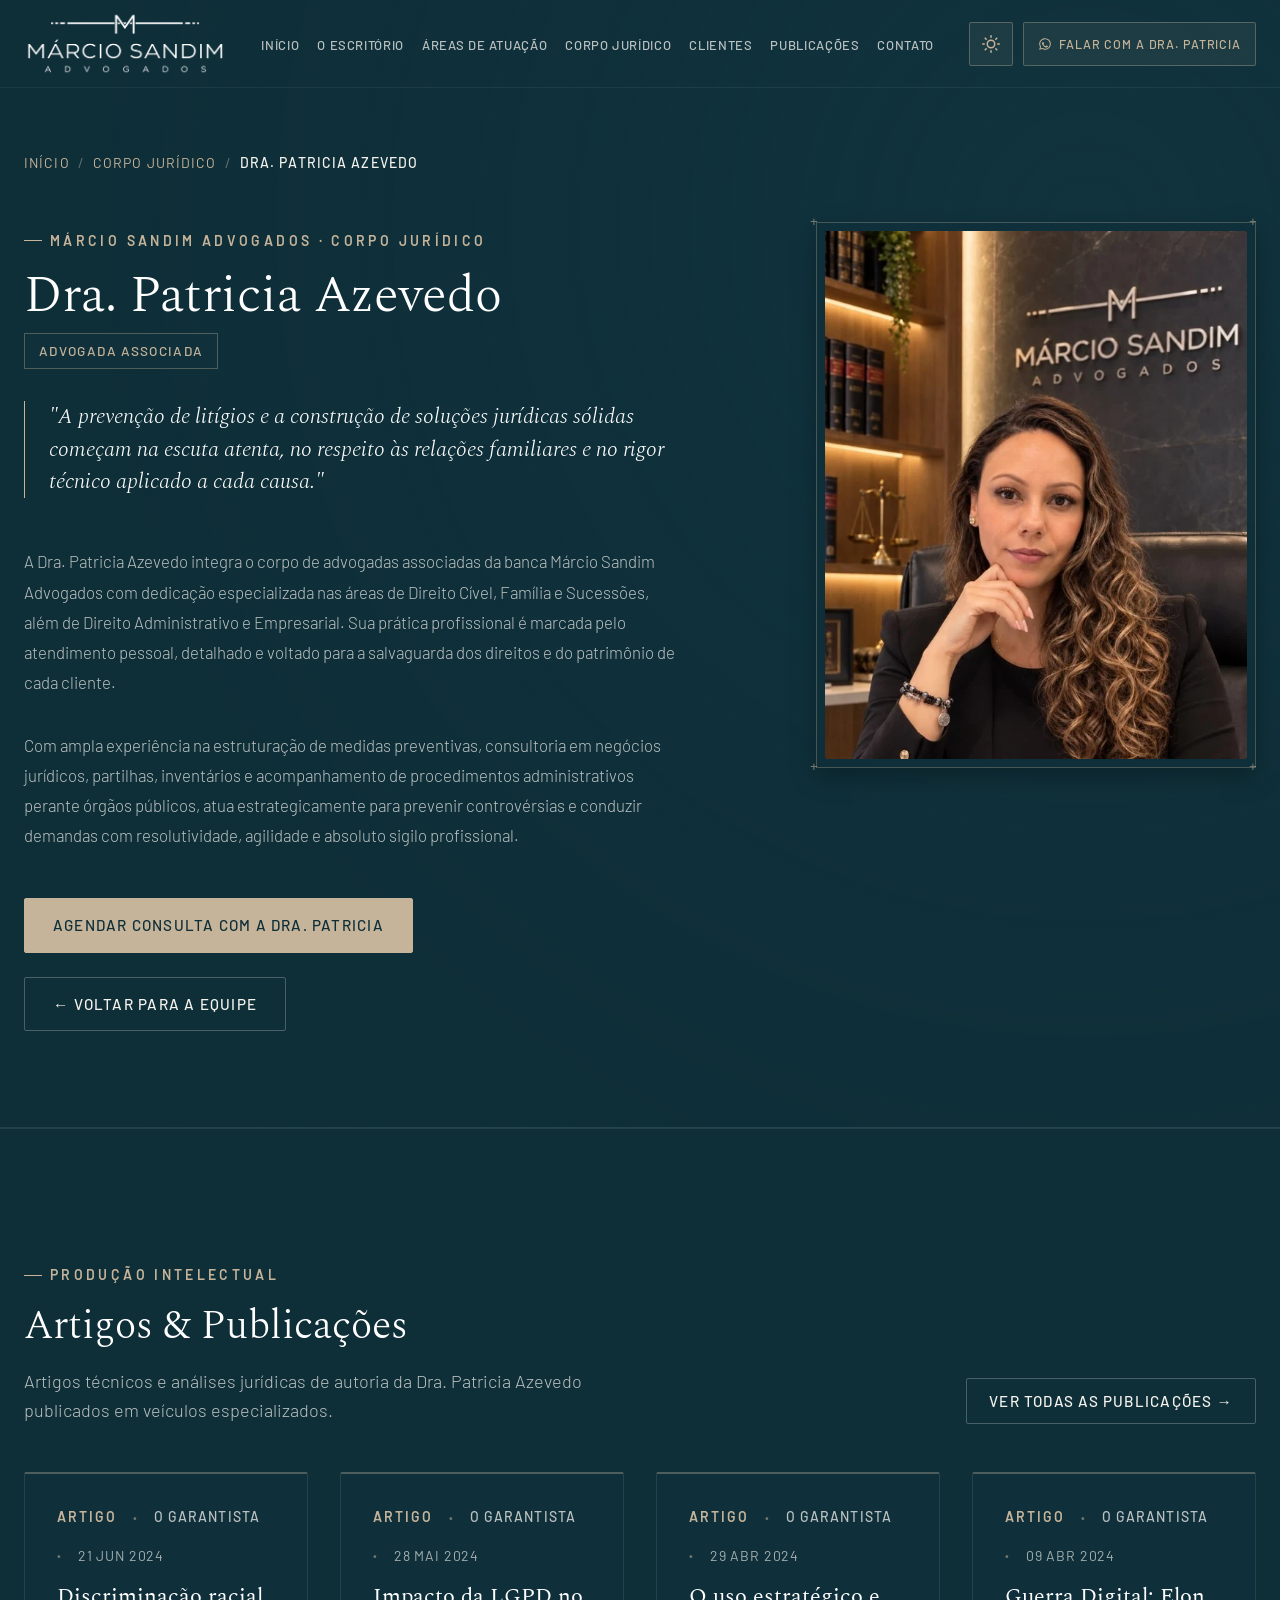
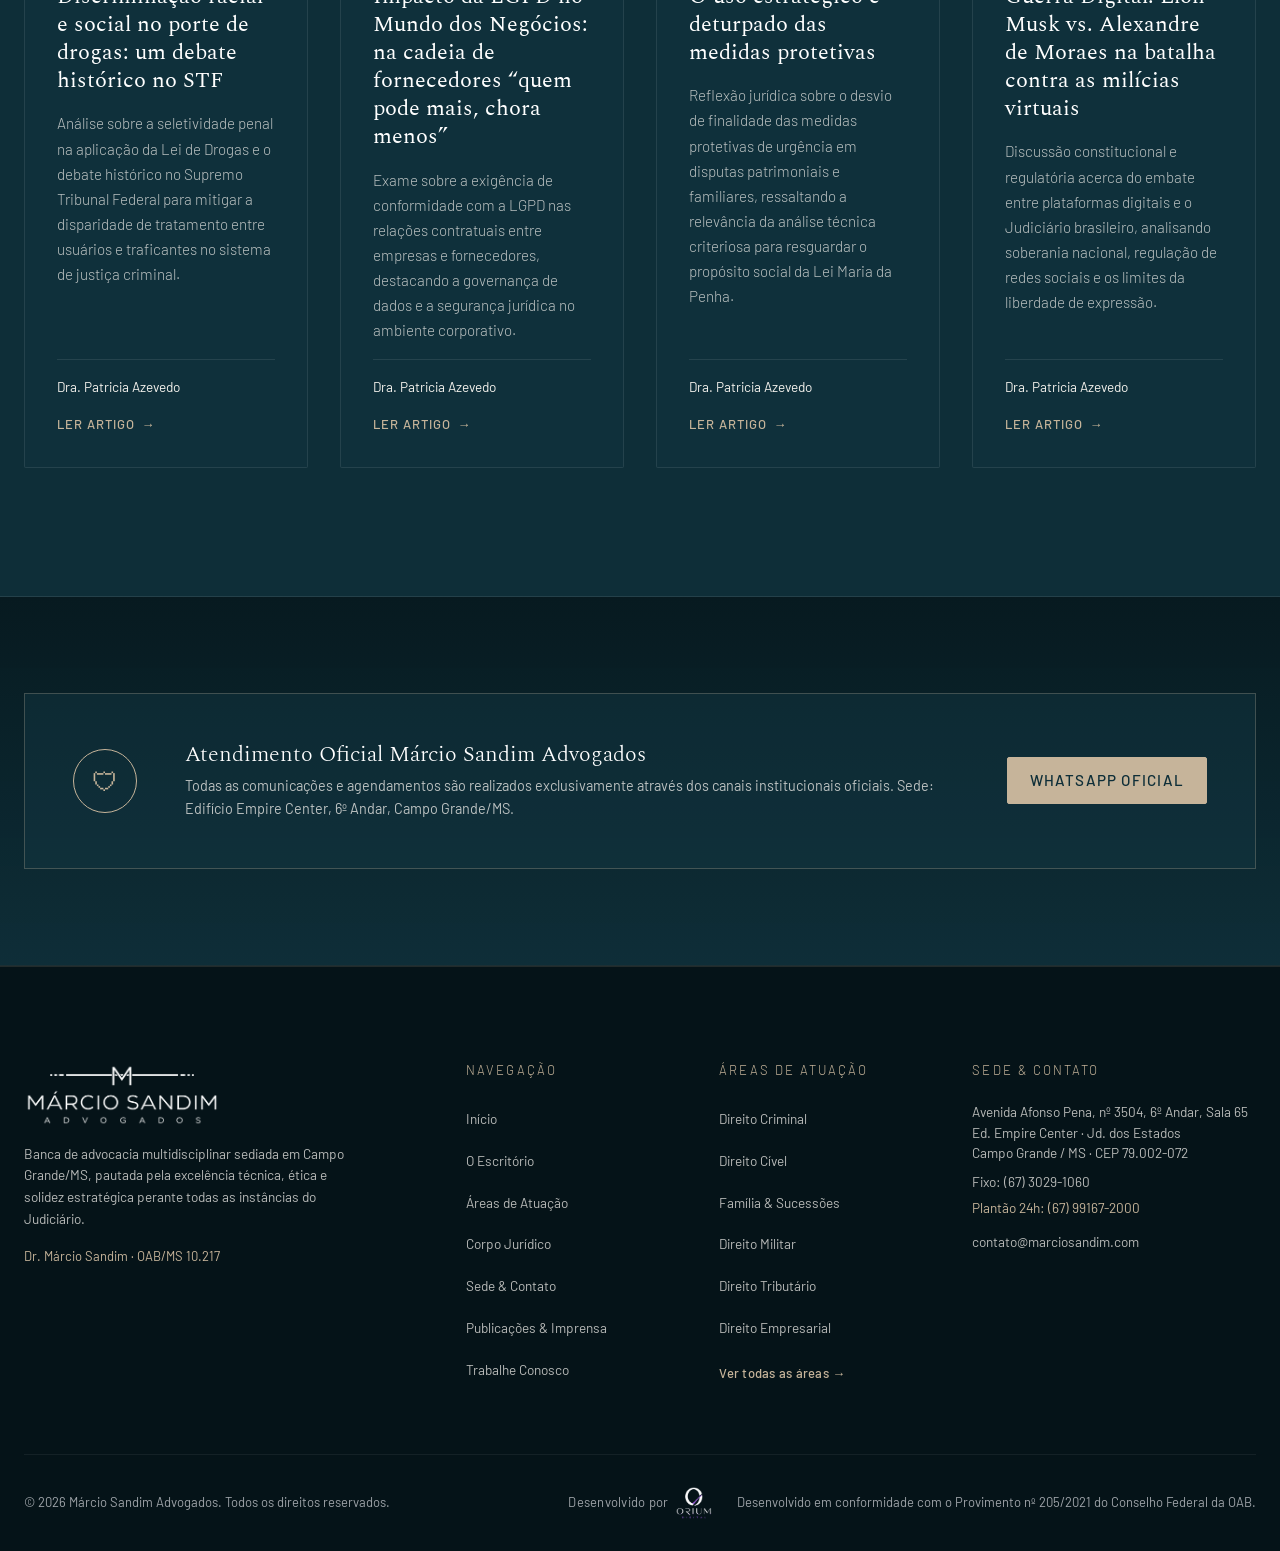
<file: patricia-azevedo.html>
<!DOCTYPE html>
<html lang="pt-BR">
<head>
  <meta charset="UTF-8">
  <meta name="viewport" content="width=device-width, initial-scale=1.0">
  <meta http-equiv="X-UA-Compatible" content="IE=edge">
  
  <title>Dra. Patricia Azevedo | Márcio Sandim Advogados</title>
  <meta name="description" content="Perfil profissional da Dra. Patricia Azevedo, Advogada Associada da banca Márcio Sandim Advogados em Campo Grande/MS.">
  <meta name="theme-color" content="#0E2E38">
  <meta name="color-scheme" content="dark light">
  
  <!-- Prevenção Instantânea de FOUC de Tema -->
  <script src="js/theme-init.js?v=1.1"></script>
  
  
  <!-- SEO: canonical, Open Graph, Twitter Card e dados estruturados -->
  <link rel="canonical" href="https://www.marciosandim.com/patricia-azevedo">
  <meta property="og:title" content="Dra. Patricia Azevedo | Márcio Sandim Advogados">
  <meta property="og:description" content="Advogada Associada da banca Márcio Sandim Advogados, com atuação em Direito Cível, Família e Sucessões, Direito Administrativo e Empresarial.">
  <meta property="og:type" content="profile">
  <meta property="og:url" content="https://www.marciosandim.com/patricia-azevedo">
  <meta property="og:image" content="https://www.marciosandim.com/assets/images/PatriciaAzevedo.jpeg">
  <meta property="og:locale" content="pt_BR">
  <meta property="og:site_name" content="Márcio Sandim Advogados">
  <meta name="twitter:card" content="summary_large_image">
  <meta name="twitter:title" content="Dra. Patricia Azevedo | Márcio Sandim Advogados">
  <meta name="twitter:description" content="Advogada Associada da banca Márcio Sandim Advogados, com atuação em Direito Cível, Família e Sucessões, Direito Administrativo e Empresarial.">
  <meta name="twitter:image" content="https://www.marciosandim.com/assets/images/PatriciaAzevedo.jpeg">
  <script type="application/ld+json">{"@context":"https://schema.org","@type":"Person","name":"Patricia Azevedo","jobTitle":"Advogada Associada","image":"https://www.marciosandim.com/assets/images/PatriciaAzevedo.jpeg","url":"https://www.marciosandim.com/patricia-azevedo","worksFor":{"@type":"LegalService","name":"Márcio Sandim Advogados","url":"https://www.marciosandim.com/"}}</script>

  <!-- Fontes Oficiais do Design System (Spectral & Barlow) -->
  <link rel="preconnect" href="https://fonts.googleapis.com">
  <link rel="preconnect" href="https://fonts.gstatic.com" crossorigin>
  <link href="https://fonts.googleapis.com/css2?family=Barlow:wght@300;400;500;600&family=Spectral:ital,wght@0,200;0,300;0,400;1,300&display=swap" rel="stylesheet">
  
  <!-- Favicon -->
  <link rel="icon" type="image/svg+xml" href="assets/images/favicon.svg">
  <link rel="apple-touch-icon" href="assets/images/apple-touch-icon.png">
  <link rel="manifest" href="site.webmanifest">
  
  <!-- Exibição do Logotipo por Tema -->
  <style>
    .brand-logo-dark { display: none !important; }
    .brand-logo-white { display: block !important; }
    html[data-theme="light"] .site-header .brand-logo-white,
    [data-theme="light"] .brand-logo-white { display: none !important; }
    html[data-theme="light"] .site-header .brand-logo-dark,
    [data-theme="light"] .brand-logo-dark { display: block !important; }
    .site-footer .brand-logo-white,
    [data-theme="light"] .site-footer .brand-logo-white { display: block !important; }
    .site-footer .brand-logo-dark,
    [data-theme="light"] .site-footer .brand-logo-dark { display: none !important; }
  </style>
  
  <!-- Estilos Globais -->
  <link rel="stylesheet" href="css/variables.css?v=2.2">
  <link rel="stylesheet" href="css/styles.css?v=3.10">
</head>
<body>
  <a class="skip-link" href="#main">Pular para o conteúdo</a>

  <!-- ==========================================================================
       HEADER INSTITUCIONAL COM EFEITO VIDRO
       ========================================================================== -->
  <header class="site-header" id="siteHeader">
    <div class="container header-container">
      <a href="index.html" class="brand-logo" aria-label="Márcio Sandim Advogados - Página Inicial">
        <img src="assets/images/marcio-sandim-logo-white.png?v=3" alt="Márcio Sandim Advogados" class="brand-logo-img brand-logo-white" width="178" height="58">
        <img src="assets/images/marcio-sandim-logo-dark.png?v=3" alt="Márcio Sandim Advogados" class="brand-logo-img brand-logo-dark" width="178" height="58">
      </a>

      <!-- Menu Desktop -->
      <nav class="nav-desktop" aria-label="Navegação Principal">
        <ul class="nav-menu">
          <li><a href="index.html" class="nav-link">Início</a></li>
          <li><a href="index.html#sobre" class="nav-link">O Escritório</a></li>
          <li><a href="index.html#areas" class="nav-link">Áreas de Atuação</a></li>
          <li><a href="corpo-juridico.html" class="nav-link active">Corpo Jurídico</a></li>
          <li><a href="index.html#clientes" class="nav-link">Clientes</a></li>
          <li><a href="publicacoes.html" class="nav-link">Publicações</a></li>
          <li><a href="index.html#contato" class="nav-link">Contato</a></li>
        </ul>
      </nav>

      <!-- Botões de Ação -->
      <div class="header-actions">
        <!-- Botão Minimalista de Troca de Tema -->
        <button type="button" id="themeToggle" class="theme-toggle" title="Alternar tema claro / escuro">
          <span class="theme-toggle-sr">Alternar tema claro / escuro</span>
          <svg class="theme-icon icon-sun" width="20" height="20" viewBox="0 0 24 24" fill="none" stroke="currentColor" stroke-width="2" stroke-linecap="round" stroke-linejoin="round" aria-hidden="true">
            <circle cx="12" cy="12" r="5"></circle>
            <line x1="12" y1="1" x2="12" y2="3"></line>
            <line x1="12" y1="21" x2="12" y2="23"></line>
            <line x1="4.22" y1="4.22" x2="5.64" y2="5.64"></line>
            <line x1="18.36" y1="18.36" x2="19.78" y2="19.78"></line>
            <line x1="1" y1="12" x2="3" y2="12"></line>
            <line x1="21" y1="12" x2="23" y2="12"></line>
            <line x1="4.22" y1="19.78" x2="5.64" y2="18.36"></line>
            <line x1="18.36" y1="5.64" x2="19.78" y2="4.22"></line>
          </svg>
          <svg class="theme-icon icon-moon" width="20" height="20" viewBox="0 0 24 24" fill="none" stroke="currentColor" stroke-width="2" stroke-linecap="round" stroke-linejoin="round" aria-hidden="true">
            <path d="M21 12.79A9 9 0 1 1 11.21 3 7 7 0 0 0 21 12.79z"></path>
          </svg>
        </button>

        <a href="https://wa.me/5567991672000?text=Olá,%20gostaria%20de%20agendar%20um%20atendimento%20com%20a%20Dra.%20Patricia%20Azevedo." target="_blank" rel="noopener" class="btn-header" aria-label="Falar com a Dra. Patricia Azevedo via WhatsApp">
          <svg width="14" height="14" viewBox="0 0 24 24" fill="currentColor" aria-hidden="true">
            <path d="M12.04 2c-5.46 0-9.91 4.45-9.91 9.91 0 1.75.46 3.45 1.32 4.95L2.05 22l5.25-1.38c1.45.79 3.08 1.21 4.74 1.21 5.46 0 9.91-4.45 9.91-9.91 0-2.65-1.03-5.14-2.9-7.01A9.816 9.816 0 0 0 12.04 2zm.01 1.67c2.2 0 4.26.86 5.82 2.42a8.225 8.225 0 0 1 2.41 5.83c0 4.54-3.7 8.24-8.24 8.24-1.48 0-2.93-.4-4.2-1.15l-.3-.18-3.12.82.83-3.04-.2-.31a8.196 8.196 0 0 1-1.26-4.38c0-4.54 3.7-8.24 8.24-8.24zm4.52 11.66c-.25-.13-1.47-.72-1.7-.81-.23-.08-.39-.13-.56.13-.17.25-.64.81-.79.97-.14.17-.29.19-.54.06-.25-.13-1.06-.39-2.03-1.25-.75-.67-1.26-1.5-1.41-1.75-.15-.25-.02-.39.11-.51.11-.11.25-.29.37-.44.13-.14.17-.25.25-.42.08-.17.04-.31-.02-.44-.06-.12-.56-1.35-.77-1.85-.2-.49-.41-.42-.56-.43h-.48c-.17 0-.44.06-.67.31-.23.25-.88.86-.88 2.1 0 1.24.9 2.44 1.03 2.61.13.17 1.77 2.7 4.29 3.79.6.26 1.07.41 1.44.53.6.19 1.15.16 1.58.1.48-.07 1.47-.6 1.68-1.18.21-.58.21-1.07.15-1.18-.07-.12-.22-.19-.47-.32z"/>
          </svg>
          <span>Falar com a Dra. Patricia</span>
        </a>

        <button class="menu-toggle" id="menuToggle" aria-label="Abrir menu" aria-expanded="false" aria-controls="mobileDrawer">
          <span></span>
          <span></span>
          <span></span>
        </button>
      </div>
    </div>
  </header>

  <!-- Menu Drawer Mobile -->
  <div class="mobile-drawer" id="mobileDrawer" role="dialog" aria-modal="true" aria-label="Menu de navegação" inert>
    <button class="drawer-close" id="drawerClose" aria-label="Fechar Menu">&times;</button>
    <ul class="drawer-nav">
      <li><a href="index.html" class="drawer-link">00 · Início <span aria-hidden="true">&rarr;</span></a></li>
      <li><a href="index.html#sobre" class="drawer-link">01 · O Escritório <span aria-hidden="true">&rarr;</span></a></li>
      <li><a href="index.html#areas" class="drawer-link">02 · Áreas de Atuação <span aria-hidden="true">&rarr;</span></a></li>
      <li><a href="corpo-juridico.html" class="drawer-link">03 · Corpo Jurídico <span aria-hidden="true">&rarr;</span></a></li>
      <li><a href="index.html#clientes" class="drawer-link">04 · Clientes &amp; Entidades <span aria-hidden="true">&rarr;</span></a></li>
      <li><a href="publicacoes.html" class="drawer-link">05 · Publicações <span aria-hidden="true">&rarr;</span></a></li>
      <li><a href="index.html#contato" class="drawer-link">06 · Contato <span aria-hidden="true">&rarr;</span></a></li>
      <li><a href="trabalhe-conosco.html" class="drawer-link">07 · Trabalhe Conosco <span aria-hidden="true">&rarr;</span></a></li>
    </ul>
  </div>

  <main id="main" tabindex="-1">
    <!-- ==========================================================================
         SEÇÃO PERFIL PROFISSIONAL
         ========================================================================== -->
    <section class="profile-hero-section">
      <div class="container">
        <!-- Breadcrumb Navigation -->
        <nav class="breadcrumb" aria-label="Navegação estrutural">
          <a href="index.html">Início</a>
          <span class="breadcrumb-separator">/</span>
          <a href="corpo-juridico.html">Corpo Jurídico</a>
          <span class="breadcrumb-separator">/</span>
          <span class="breadcrumb-current" aria-current="page">Dra. Patricia Azevedo</span>
        </nav>

        <div class="profile-grid">
          <!-- Conteúdo Biográfico -->
          <div class="profile-content">
            <span class="kicker">Márcio Sandim Advogados · Corpo Jurídico</span>
            <h1 class="profile-name">Dra. Patricia Azevedo</h1>
            <div class="profile-badge">Advogada Associada</div>

            <div class="profile-quote">
              "A prevenção de litígios e a construção de soluções jurídicas sólidas começam na escuta atenta, no respeito às relações familiares e no rigor técnico aplicado a cada causa."
            </div>

            <p class="profile-bio">
              A Dra. Patricia Azevedo integra o corpo de advogadas associadas da banca Márcio Sandim Advogados com dedicação especializada nas áreas de Direito Cível, Família e Sucessões, além de Direito Administrativo e Empresarial. Sua prática profissional é marcada pelo atendimento pessoal, detalhado e voltado para a salvaguarda dos direitos e do patrimônio de cada cliente.
            </p>

            <p class="profile-bio">
              Com ampla experiência na estruturação de medidas preventivas, consultoria em negócios jurídicos, partilhas, inventários e acompanhamento de procedimentos administrativos perante órgãos públicos, atua estrategicamente para prevenir controvérsias e conduzir demandas com resolutividade, agilidade e absoluto sigilo profissional.
            </p>

            <!-- CTAs de Ação -->
            <div class="profile-ctas">
              <a href="https://wa.me/5567991672000?text=Olá,%20gostaria%20de%20agendar%20um%20atendimento%20com%20a%20Dra.%20Patricia%20Azevedo." target="_blank" rel="noopener" class="btn btn-primary">
                Agendar Consulta com a Dra. Patricia
              </a>
              <a href="corpo-juridico.html" class="btn btn-ghost">
                &larr; Voltar para a Equipe
              </a>
            </div>
          </div>

          <!-- Retrato Profissional -->
          <div class="profile-portrait-wrapper">
            <span class="crosshair crosshair-tl">+</span>
            <span class="crosshair crosshair-tr">+</span>
            <span class="crosshair crosshair-bl">+</span>
            <span class="crosshair crosshair-br">+</span>
            
            <div class="profile-portrait">
              <picture>
                <source srcset="assets/images/PatriciaAzevedo.webp?v=4" type="image/webp">
                <img src="assets/images/PatriciaAzevedo.jpeg?v=4" alt="Dra. Patricia Azevedo - Advogada Associada Márcio Sandim Advogados" width="576" height="1024" loading="eager">
              </picture>
            </div>
          </div>
        </div>
      </div>
    </section>

    <!-- ==========================================================================
         ARTIGOS & PUBLICAÇÕES DA DRA. PATRICIA AZEVEDO
         ========================================================================== -->
    <section class="section-publications" id="artigos-autoria">
      <div class="container">
        <div class="pub-header-row">
          <div>
            <span class="kicker">Produção Intelectual</span>
            <h2 class="section-title">Artigos &amp; Publicações</h2>
            <p class="section-subtitle">Artigos técnicos e análises jurídicas de autoria da Dra. Patricia Azevedo publicados em veículos especializados.</p>
          </div>
          <a href="publicacoes.html" class="btn btn-ghost btn-sm">Ver todas as publicações &rarr;</a>
        </div>
        <div class="pub-grid" id="publicacoesPerfil" data-autor="Patricia Azevedo"></div>
      </div>
    </section>

    <!-- ==========================================================================
         CANAL VERIFICADO / SEGURANÇA
         ========================================================================== -->
    <section class="section-security">
      <div class="container">
        <div class="security-box">
          <div class="security-icon" aria-hidden="true">&#128737;</div>
          <div class="security-text">
            <h3>Atendimento Oficial Márcio Sandim Advogados</h3>
            <p>
              Todas as comunicações e agendamentos são realizados exclusivamente através dos canais institucionais oficiais. Sede: Edifício Empire Center, 6º Andar, Campo Grande/MS.
            </p>
          </div>
          <a href="https://wa.me/5567991672000?text=Olá,%20gostaria%20de%20confirmar%20um%20atendimento%20oficial." target="_blank" rel="noopener" class="btn btn-primary btn-sm">
            WhatsApp Oficial
          </a>
        </div>
      </div>
    </section>
  </main>

  <!-- ==========================================================================
       FOOTER INSTITUCIONAL SOLENE
       ========================================================================== -->
  <footer class="site-footer">
    <div class="container">
      <div class="footer-grid">
        <div class="footer-col">
          <div class="brand-logo footer-brand">
            <img src="assets/images/marcio-sandim-logo-white.png?v=3" alt="Márcio Sandim Advogados" class="brand-logo-img brand-logo-white" width="196" height="64" loading="lazy">
          </div>
          <p class="footer-about">
            Banca de advocacia multidisciplinar sediada em Campo Grande/MS, pautada pela excelência técnica, ética e solidez estratégica perante todas as instâncias do Judiciário.
          </p>
          <p class="footer-signature"><a href="marcio-sandim.html" title="Ver perfil institucional do Dr. Márcio Sandim">Dr. Márcio Sandim · OAB/MS 10.217</a></p>
        </div>

        <div class="footer-col">
          <h2>Navegação</h2>
          <ul class="footer-links">
            <li><a href="index.html#hero">Início</a></li>
            <li><a href="index.html#sobre">O Escritório</a></li>
            <li><a href="index.html#areas">Áreas de Atuação</a></li>
            <li><a href="corpo-juridico.html">Corpo Jurídico</a></li>
            <li><a href="index.html#estrutura">Sede &amp; Contato</a></li>
          <li><a href="publicacoes.html">Publicações &amp; Imprensa</a></li>
          <li><a href="trabalhe-conosco.html">Trabalhe Conosco</a></li>
          </ul>
        </div>

        <div class="footer-col">
          <h2>Áreas de Atuação</h2>
          <ul class="footer-links">
            <li><a href="index.html#areas">Direito Criminal</a></li>
            <li><a href="index.html#areas">Direito Cível</a></li>
            <li><a href="index.html#areas">Família &amp; Sucessões</a></li>
            <li><a href="index.html#areas">Direito Militar</a></li>
            <li><a href="index.html#areas">Direito Tributário</a></li>
            <li><a href="index.html#areas">Direito Empresarial</a></li>
            <li><a href="index.html#areas" class="footer-link-highlight">Ver todas as áreas &rarr;</a></li>
          </ul>
        </div>

        <div class="footer-col">
          <h2>Sede &amp; Contato</h2>
          <p class="footer-address">
            Avenida Afonso Pena, nº 3504, 6º Andar, Sala 65<br>
            Ed. Empire Center · Jd. dos Estados<br>
            Campo Grande / MS · CEP 79.002-072
          </p>
          <p class="footer-line">Fixo: (67) 3029-1060</p>
          <p class="footer-line footer-line-accent">Plantão 24h: (67) 99167-2000</p>
          <p class="footer-email">contato@marciosandim.com</p>
        </div>
      </div>

      <div class="footer-bottom">
        <p class="footer-copy">&copy; 2026 Márcio Sandim Advogados. Todos os direitos reservados.</p>
        <div class="developer-credit">
          <a href="https://oriumdigital.com.br/" target="_blank" rel="noopener" class="developer-link" title="Orium Digital — Criação de Sites e Marketing Digital">
            <span>Desenvolvido por</span>
            <img src="assets/images/orium-logo-light.png" alt="Orium Digital" class="orium-logo-footer" width="38" height="34" loading="lazy">
          </a>
        </div>
        <p class="footer-oab">Desenvolvido em conformidade com o Provimento nº 205/2021 do Conselho Federal da OAB.</p>
      </div>
    </div>
  </footer>

  <!-- Scripts -->
  <script src="js/main.js?v=2.6"></script>
  <script src="js/publicacoes-data.js?v=2.1"></script>
  <script src="js/publicacoes.js?v=2.1"></script>
</body>
</html>
</file>
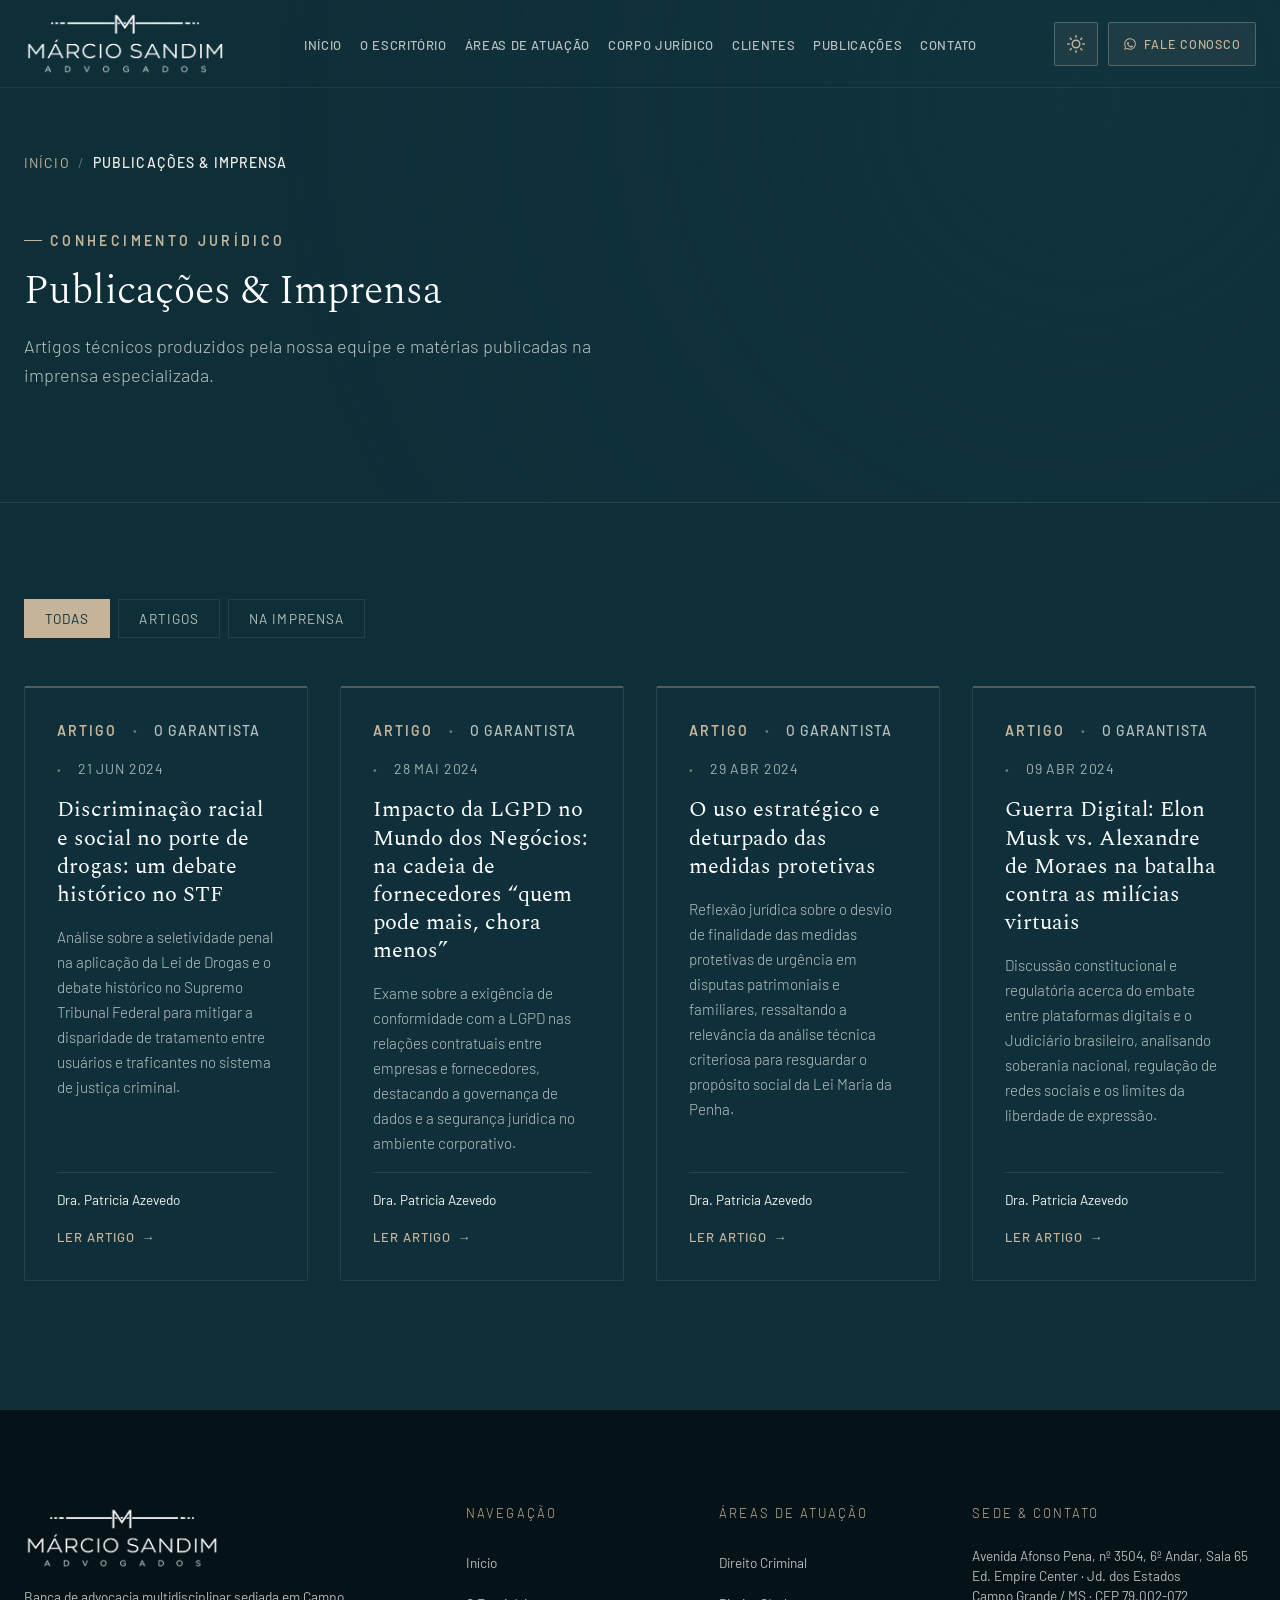
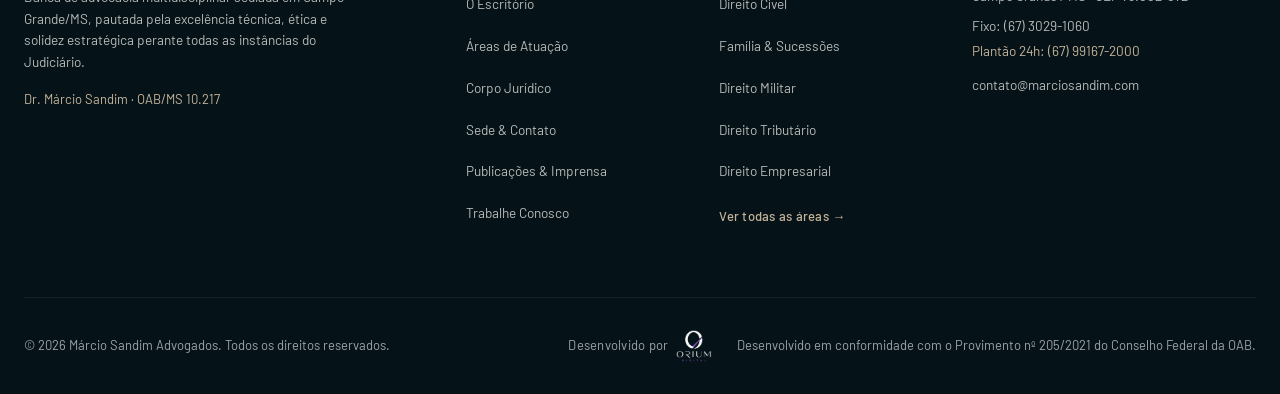
<file: publicacoes.html>
<!DOCTYPE html>
<html lang="pt-BR">
<head>
  <meta charset="UTF-8">
  <meta name="viewport" content="width=device-width, initial-scale=1.0">
  <meta http-equiv="X-UA-Compatible" content="IE=edge">
  
  <title>Publicações &amp; Imprensa | Márcio Sandim Advogados</title>
  <meta name="description" content="Artigos jurídicos da equipe e matérias na imprensa sobre a atuação da banca Márcio Sandim Advogados, em Campo Grande/MS.">
  <meta name="theme-color" content="#0E2E38">
  <meta name="color-scheme" content="dark light">
  
  <!-- Prevenção Instantânea de FOUC de Tema -->
  <script src="js/theme-init.js?v=1.1"></script>
  
  
  <!-- SEO: canonical, Open Graph, Twitter Card e dados estruturados -->
  <link rel="canonical" href="https://www.marciosandim.com/publicacoes">
  <meta property="og:title" content="Publicações & Imprensa | Márcio Sandim Advogados">
  <meta property="og:description" content="Artigos jurídicos da equipe e matérias na imprensa sobre a atuação da banca Márcio Sandim Advogados, em Campo Grande/MS.">
  <meta property="og:type" content="website">
  <meta property="og:url" content="https://www.marciosandim.com/publicacoes">
  <meta property="og:image" content="https://www.marciosandim.com/assets/images/hero-bg.jpg">
  <meta property="og:locale" content="pt_BR">
  <meta property="og:site_name" content="Márcio Sandim Advogados">
  <meta name="twitter:card" content="summary_large_image">
  <meta name="twitter:title" content="Publicações & Imprensa | Márcio Sandim Advogados">
  <meta name="twitter:description" content="Artigos jurídicos da equipe e matérias na imprensa sobre a atuação da banca Márcio Sandim Advogados, em Campo Grande/MS.">
  <meta name="twitter:image" content="https://www.marciosandim.com/assets/images/hero-bg.jpg">

  <!-- Fontes Oficiais do Design System (Spectral & Barlow) -->
  <link rel="preconnect" href="https://fonts.googleapis.com">
  <link rel="preconnect" href="https://fonts.gstatic.com" crossorigin>
  <link href="https://fonts.googleapis.com/css2?family=Barlow:wght@300;400;500;600&family=Spectral:ital,wght@0,200;0,300;0,400;1,300&display=swap" rel="stylesheet">
  
  <!-- Favicon -->
  <link rel="icon" type="image/svg+xml" href="assets/images/favicon.svg">
  <link rel="apple-touch-icon" href="assets/images/apple-touch-icon.png">
  <link rel="manifest" href="site.webmanifest">
  
  <!-- Exibição do Logotipo por Tema -->
  <style>
    .brand-logo-dark { display: none !important; }
    .brand-logo-white { display: block !important; }
    html[data-theme="light"] .site-header .brand-logo-white,
    [data-theme="light"] .brand-logo-white { display: none !important; }
    html[data-theme="light"] .site-header .brand-logo-dark,
    [data-theme="light"] .brand-logo-dark { display: block !important; }
    .site-footer .brand-logo-white,
    [data-theme="light"] .site-footer .brand-logo-white { display: block !important; }
    .site-footer .brand-logo-dark,
    [data-theme="light"] .site-footer .brand-logo-dark { display: none !important; }
  </style>
  
  <!-- Estilos Globais -->
  <link rel="stylesheet" href="css/variables.css?v=2.2">
  <link rel="stylesheet" href="css/styles.css?v=3.10">
</head>
<body>
  <a class="skip-link" href="#main">Pular para o conteúdo</a>

  <!-- ==========================================================================
       HEADER INSTITUCIONAL COM EFEITO VIDRO
       ========================================================================== -->
  <header class="site-header" id="siteHeader">
    <div class="container header-container">
      <a href="index.html" class="brand-logo" aria-label="Márcio Sandim Advogados - Página Inicial">
        <img src="assets/images/marcio-sandim-logo-white.png?v=3" alt="Márcio Sandim Advogados" class="brand-logo-img brand-logo-white" width="178" height="58">
        <img src="assets/images/marcio-sandim-logo-dark.png?v=3" alt="Márcio Sandim Advogados" class="brand-logo-img brand-logo-dark" width="178" height="58">
      </a>

      <!-- Menu Desktop -->
      <nav class="nav-desktop" aria-label="Navegação Principal">
        <ul class="nav-menu">
          <li><a href="index.html" class="nav-link">Início</a></li>
          <li><a href="index.html#sobre" class="nav-link">O Escritório</a></li>
          <li><a href="index.html#areas" class="nav-link">Áreas de Atuação</a></li>
          <li><a href="corpo-juridico.html" class="nav-link">Corpo Jurídico</a></li>
          <li><a href="index.html#clientes" class="nav-link">Clientes</a></li>
          <li><a href="publicacoes.html" class="nav-link active">Publicações</a></li>
          <li><a href="index.html#contato" class="nav-link">Contato</a></li>
        </ul>
      </nav>

      <!-- Botões de Ação -->
      <div class="header-actions">
        <!-- Botão Minimalista de Troca de Tema -->
        <button type="button" id="themeToggle" class="theme-toggle" title="Alternar tema claro / escuro">
          <span class="theme-toggle-sr">Alternar tema claro / escuro</span>
          <svg class="theme-icon icon-sun" width="20" height="20" viewBox="0 0 24 24" fill="none" stroke="currentColor" stroke-width="2" stroke-linecap="round" stroke-linejoin="round" aria-hidden="true">
            <circle cx="12" cy="12" r="5"></circle>
            <line x1="12" y1="1" x2="12" y2="3"></line>
            <line x1="12" y1="21" x2="12" y2="23"></line>
            <line x1="4.22" y1="4.22" x2="5.64" y2="5.64"></line>
            <line x1="18.36" y1="18.36" x2="19.78" y2="19.78"></line>
            <line x1="1" y1="12" x2="3" y2="12"></line>
            <line x1="21" y1="12" x2="23" y2="12"></line>
            <line x1="4.22" y1="19.78" x2="5.64" y2="18.36"></line>
            <line x1="18.36" y1="5.64" x2="19.78" y2="4.22"></line>
          </svg>
          <svg class="theme-icon icon-moon" width="20" height="20" viewBox="0 0 24 24" fill="none" stroke="currentColor" stroke-width="2" stroke-linecap="round" stroke-linejoin="round" aria-hidden="true">
            <path d="M21 12.79A9 9 0 1 1 11.21 3 7 7 0 0 0 21 12.79z"></path>
          </svg>
        </button>

        <a href="https://wa.me/5567991672000?text=Olá,%20gostaria%20de%20falar%20com%20o%20escritório%20Márcio%20Sandim%20Advogados." target="_blank" rel="noopener" class="btn-header" aria-label="Falar com o escritório via WhatsApp">
          <svg width="14" height="14" viewBox="0 0 24 24" fill="currentColor" aria-hidden="true">
            <path d="M12.04 2c-5.46 0-9.91 4.45-9.91 9.91 0 1.75.46 3.45 1.32 4.95L2.05 22l5.25-1.38c1.45.79 3.08 1.21 4.74 1.21 5.46 0 9.91-4.45 9.91-9.91 0-2.65-1.03-5.14-2.9-7.01A9.816 9.816 0 0 0 12.04 2zm.01 1.67c2.2 0 4.26.86 5.82 2.42a8.225 8.225 0 0 1 2.41 5.83c0 4.54-3.7 8.24-8.24 8.24-1.48 0-2.93-.4-4.2-1.15l-.3-.18-3.12.82.83-3.04-.2-.31a8.196 8.196 0 0 1-1.26-4.38c0-4.54 3.7-8.24 8.24-8.24zm4.52 11.66c-.25-.13-1.47-.72-1.7-.81-.23-.08-.39-.13-.56.13-.17.25-.64.81-.79.97-.14.17-.29.19-.54.06-.25-.13-1.06-.39-2.03-1.25-.75-.67-1.26-1.5-1.41-1.75-.15-.25-.02-.39.11-.51.11-.11.25-.29.37-.44.13-.14.17-.25.25-.42.08-.17.04-.31-.02-.44-.06-.12-.56-1.35-.77-1.85-.2-.49-.41-.42-.56-.43h-.48c-.17 0-.44.06-.67.31-.23.25-.88.86-.88 2.1 0 1.24.9 2.44 1.03 2.61.13.17 1.77 2.7 4.29 3.79.6.26 1.07.41 1.44.53.6.19 1.15.16 1.58.1.48-.07 1.47-.6 1.68-1.18.21-.58.21-1.07.15-1.18-.07-.12-.22-.19-.47-.32z"/>
          </svg>
          <span>Fale Conosco</span>
        </a>

        <button class="menu-toggle" id="menuToggle" aria-label="Abrir menu" aria-expanded="false" aria-controls="mobileDrawer">
          <span></span>
          <span></span>
          <span></span>
        </button>
      </div>
    </div>
  </header>

  <!-- Menu Drawer Mobile -->
  <div class="mobile-drawer" id="mobileDrawer" role="dialog" aria-modal="true" aria-label="Menu de navegação" inert>
    <button class="drawer-close" id="drawerClose" aria-label="Fechar Menu">&times;</button>
    <ul class="drawer-nav">
      <li><a href="index.html" class="drawer-link">00 · Início <span aria-hidden="true">&rarr;</span></a></li>
      <li><a href="index.html#sobre" class="drawer-link">01 · O Escritório <span aria-hidden="true">&rarr;</span></a></li>
      <li><a href="index.html#areas" class="drawer-link">02 · Áreas de Atuação <span aria-hidden="true">&rarr;</span></a></li>
      <li><a href="corpo-juridico.html" class="drawer-link">03 · Corpo Jurídico <span aria-hidden="true">&rarr;</span></a></li>
      <li><a href="index.html#clientes" class="drawer-link">04 · Clientes &amp; Entidades <span aria-hidden="true">&rarr;</span></a></li>
      <li><a href="publicacoes.html" class="drawer-link">05 · Publicações <span aria-hidden="true">&rarr;</span></a></li>
      <li><a href="index.html#contato" class="drawer-link">06 · Contato <span aria-hidden="true">&rarr;</span></a></li>
      <li><a href="trabalhe-conosco.html" class="drawer-link">07 · Trabalhe Conosco <span aria-hidden="true">&rarr;</span></a></li>
    </ul>
  </div>

  <main id="main" tabindex="-1">
    <section class="page-hero">
      <div class="container">
        <nav class="breadcrumb" aria-label="Navegação estrutural">
          <a href="index.html">Início</a>
          <span class="breadcrumb-separator">/</span>
          <span class="breadcrumb-current" aria-current="page">Publicações &amp; Imprensa</span>
        </nav>
        <span class="kicker">Conhecimento Jurídico</span>
        <h1 class="section-title">Publicações &amp; Imprensa</h1>
        <p class="section-subtitle">Artigos técnicos produzidos pela nossa equipe e matérias publicadas na imprensa especializada.</p>
      </div>
    </section>

    <section class="page-body">
      <div class="container">
        <div class="pub-filters" role="group" aria-label="Filtrar publicações">
          <button type="button" class="pub-filter is-active" data-filter="todos" aria-pressed="true" id="pubFilterTodos">Todas</button>
          <button type="button" class="pub-filter" data-filter="artigo" aria-pressed="false" id="pubFilterArtigos">Artigos</button>
          <button type="button" class="pub-filter" data-filter="imprensa" aria-pressed="false" id="pubFilterImprensa">Na Imprensa</button>
        </div>
        <p id="publicacoesStatus" class="sr-only" role="status" aria-live="polite"></p>
        <div class="pub-grid" id="publicacoesGrid"></div>
      </div>
    </section>
  </main>

  <!-- ==========================================================================
       FOOTER INSTITUCIONAL SOLENE
       ========================================================================== -->
  <footer class="site-footer">
    <div class="container">
      <div class="footer-grid">
        <div class="footer-col">
          <div class="brand-logo footer-brand">
            <img src="assets/images/marcio-sandim-logo-white.png?v=3" alt="Márcio Sandim Advogados" class="brand-logo-img brand-logo-white" width="196" height="64" loading="lazy">
          </div>
          <p class="footer-about">
            Banca de advocacia multidisciplinar sediada em Campo Grande/MS, pautada pela excelência técnica, ética e solidez estratégica perante todas as instâncias do Judiciário.
          </p>
          <p class="footer-signature"><a href="marcio-sandim.html" title="Ver perfil institucional do Dr. Márcio Sandim">Dr. Márcio Sandim · OAB/MS 10.217</a></p>
        </div>

        <div class="footer-col">
          <h2>Navegação</h2>
          <ul class="footer-links">
            <li><a href="index.html#hero">Início</a></li>
            <li><a href="index.html#sobre">O Escritório</a></li>
            <li><a href="index.html#areas">Áreas de Atuação</a></li>
            <li><a href="corpo-juridico.html">Corpo Jurídico</a></li>
            <li><a href="index.html#estrutura">Sede &amp; Contato</a></li>
          <li><a href="publicacoes.html">Publicações &amp; Imprensa</a></li>
          <li><a href="trabalhe-conosco.html">Trabalhe Conosco</a></li>
          </ul>
        </div>

        <div class="footer-col">
          <h2>Áreas de Atuação</h2>
          <ul class="footer-links">
            <li><a href="index.html#areas">Direito Criminal</a></li>
            <li><a href="index.html#areas">Direito Cível</a></li>
            <li><a href="index.html#areas">Família &amp; Sucessões</a></li>
            <li><a href="index.html#areas">Direito Militar</a></li>
            <li><a href="index.html#areas">Direito Tributário</a></li>
            <li><a href="index.html#areas">Direito Empresarial</a></li>
            <li><a href="index.html#areas" class="footer-link-highlight">Ver todas as áreas &rarr;</a></li>
          </ul>
        </div>

        <div class="footer-col">
          <h2>Sede &amp; Contato</h2>
          <p class="footer-address">
            Avenida Afonso Pena, nº 3504, 6º Andar, Sala 65<br>
            Ed. Empire Center · Jd. dos Estados<br>
            Campo Grande / MS · CEP 79.002-072
          </p>
          <p class="footer-line">Fixo: (67) 3029-1060</p>
          <p class="footer-line footer-line-accent">Plantão 24h: (67) 99167-2000</p>
          <p class="footer-email">contato@marciosandim.com</p>
        </div>
      </div>

      <div class="footer-bottom">
        <p class="footer-copy">&copy; 2026 Márcio Sandim Advogados. Todos os direitos reservados.</p>
        <div class="developer-credit">
          <a href="https://oriumdigital.com.br/" target="_blank" rel="noopener" class="developer-link" title="Orium Digital — Criação de Sites e Marketing Digital">
            <span>Desenvolvido por</span>
            <img src="assets/images/orium-logo-light.png" alt="Orium Digital" class="orium-logo-footer" width="38" height="34" loading="lazy">
          </a>
        </div>
        <p class="footer-oab">Desenvolvido em conformidade com o Provimento nº 205/2021 do Conselho Federal da OAB.</p>
      </div>
    </div>
  </footer>

  <!-- Scripts -->
  <script src="js/main.js?v=2.6"></script>
  <script src="js/publicacoes-data.js?v=2.1"></script>
  <script src="js/publicacoes.js?v=2.1"></script>
</body>
</html>
</file>
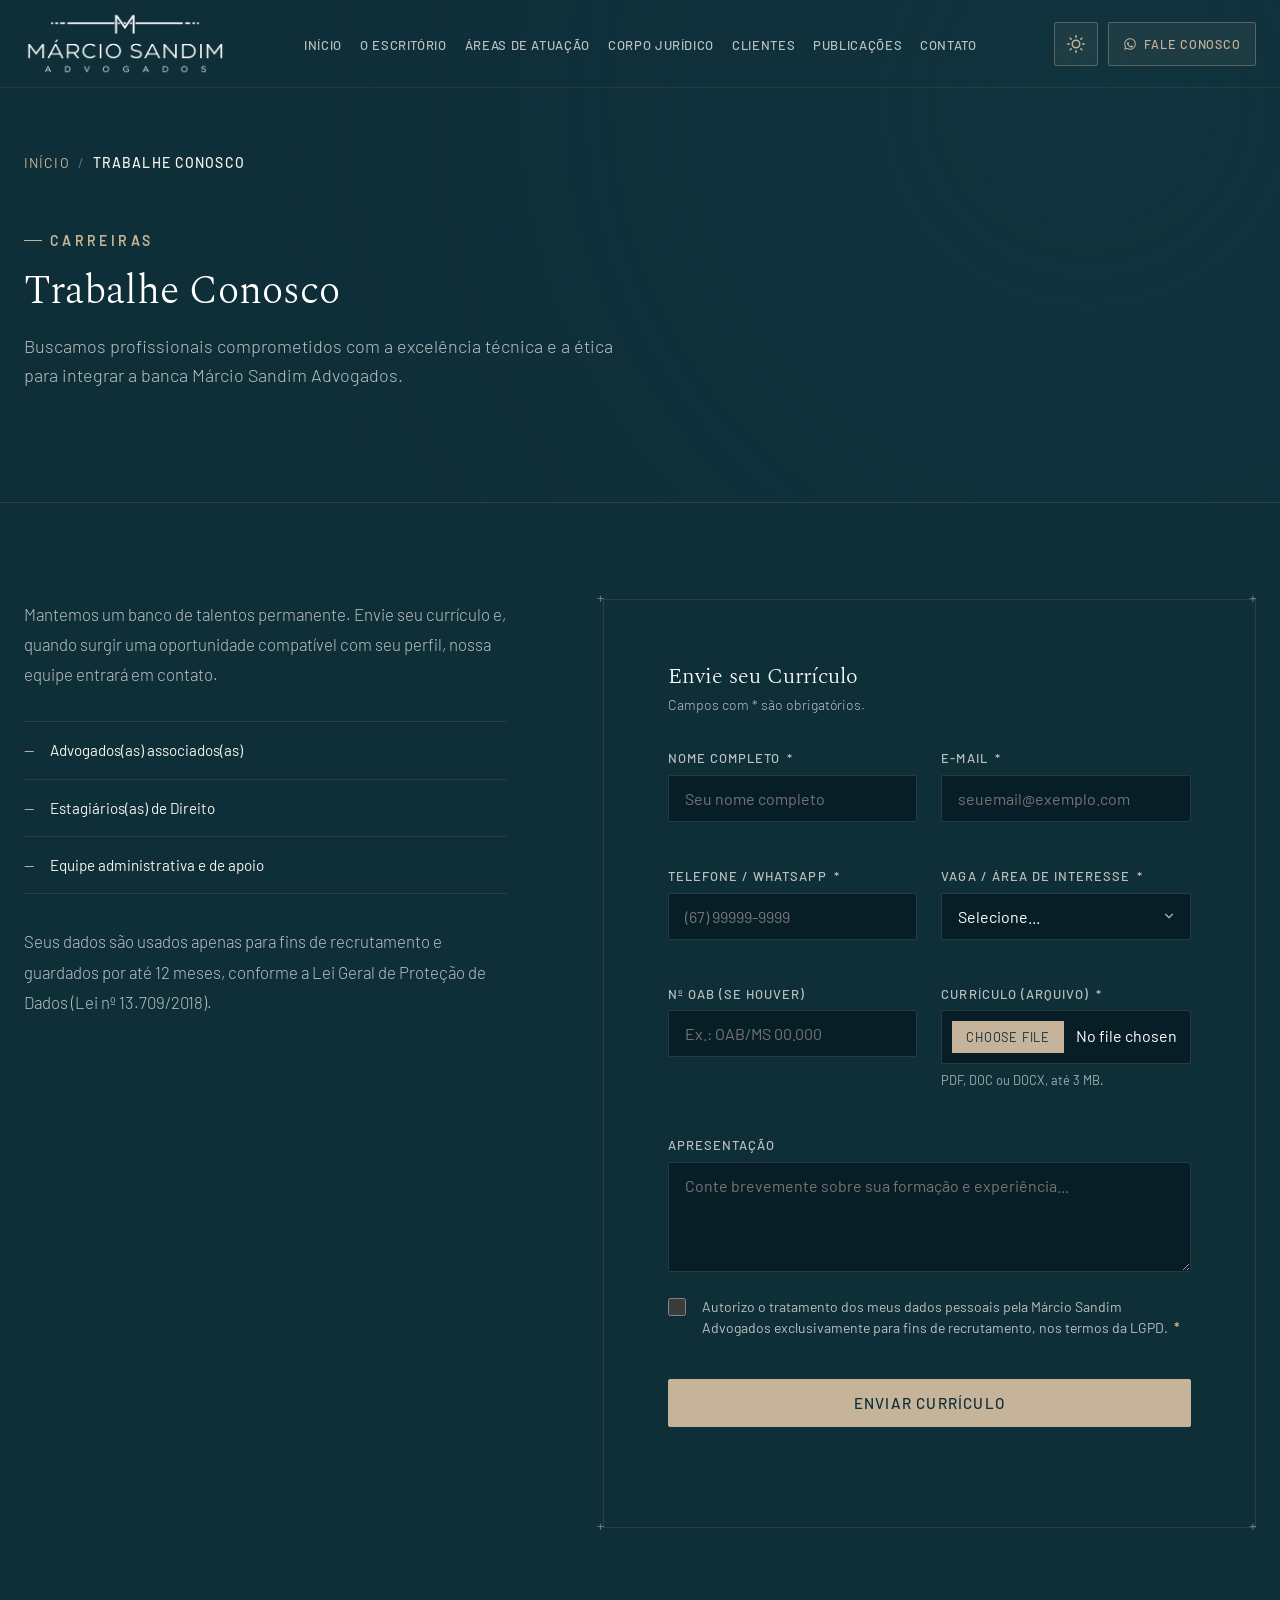
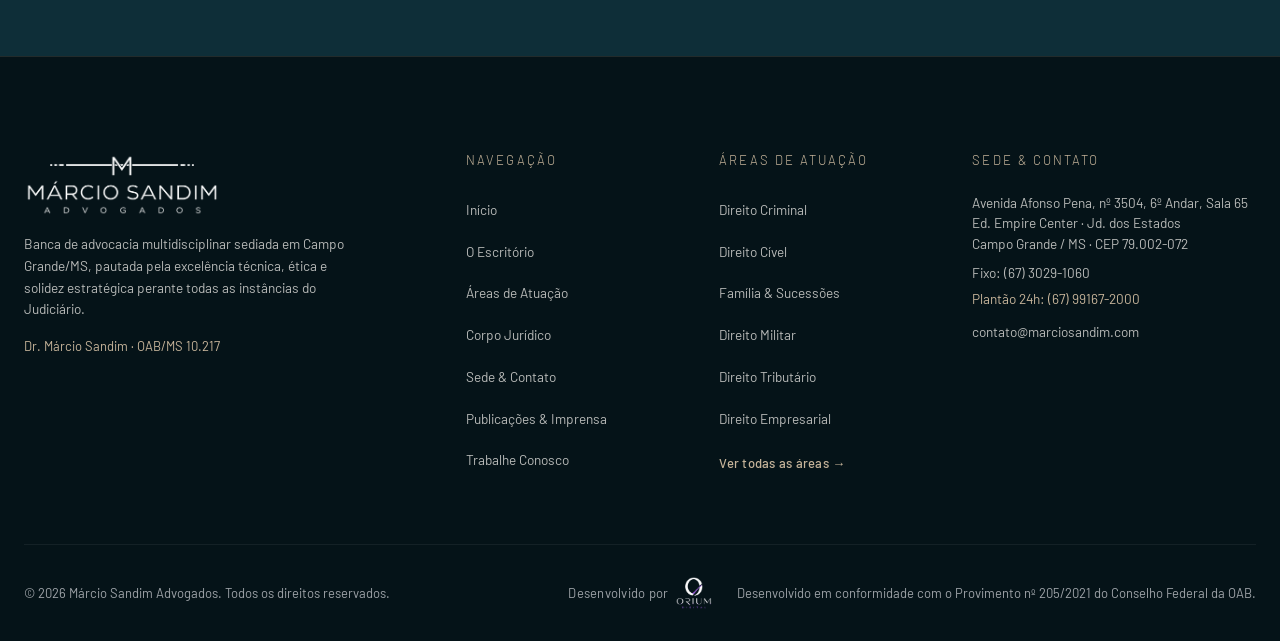
<file: trabalhe-conosco.html>
<!DOCTYPE html>
<html lang="pt-BR">
<head>
  <meta charset="UTF-8">
  <meta name="viewport" content="width=device-width, initial-scale=1.0">
  <meta http-equiv="X-UA-Compatible" content="IE=edge">
  
  <title>Trabalhe Conosco | Márcio Sandim Advogados</title>
  <meta name="description" content="Envie seu currículo para o banco de talentos da Márcio Sandim Advogados: advogados, estagiários e equipe administrativa.">
  <meta name="theme-color" content="#0E2E38">
  <meta name="color-scheme" content="dark light">
  
  <!-- Prevenção Instantânea de FOUC de Tema -->
  <script src="js/theme-init.js?v=1.1"></script>
  
  
  <!-- SEO: canonical, Open Graph, Twitter Card e dados estruturados -->
  <link rel="canonical" href="https://www.marciosandim.com/trabalhe-conosco">
  <meta property="og:title" content="Trabalhe Conosco | Márcio Sandim Advogados">
  <meta property="og:description" content="Envie seu currículo para o banco de talentos da Márcio Sandim Advogados: advogados, estagiários e equipe administrativa.">
  <meta property="og:type" content="website">
  <meta property="og:url" content="https://www.marciosandim.com/trabalhe-conosco">
  <meta property="og:image" content="https://www.marciosandim.com/assets/images/hero-bg.jpg">
  <meta property="og:locale" content="pt_BR">
  <meta property="og:site_name" content="Márcio Sandim Advogados">
  <meta name="twitter:card" content="summary_large_image">
  <meta name="twitter:title" content="Trabalhe Conosco | Márcio Sandim Advogados">
  <meta name="twitter:description" content="Envie seu currículo para o banco de talentos da Márcio Sandim Advogados: advogados, estagiários e equipe administrativa.">
  <meta name="twitter:image" content="https://www.marciosandim.com/assets/images/hero-bg.jpg">

  <!-- Fontes Oficiais do Design System (Spectral & Barlow) -->
  <link rel="preconnect" href="https://fonts.googleapis.com">
  <link rel="preconnect" href="https://fonts.gstatic.com" crossorigin>
  <link href="https://fonts.googleapis.com/css2?family=Barlow:wght@300;400;500;600&family=Spectral:ital,wght@0,200;0,300;0,400;1,300&display=swap" rel="stylesheet">
  
  <!-- Favicon -->
  <link rel="icon" type="image/svg+xml" href="assets/images/favicon.svg">
  <link rel="apple-touch-icon" href="assets/images/apple-touch-icon.png">
  <link rel="manifest" href="site.webmanifest">
  
  <!-- Exibição do Logotipo por Tema -->
  <style>
    .brand-logo-dark { display: none !important; }
    .brand-logo-white { display: block !important; }
    html[data-theme="light"] .site-header .brand-logo-white,
    [data-theme="light"] .brand-logo-white { display: none !important; }
    html[data-theme="light"] .site-header .brand-logo-dark,
    [data-theme="light"] .brand-logo-dark { display: block !important; }
    .site-footer .brand-logo-white,
    [data-theme="light"] .site-footer .brand-logo-white { display: block !important; }
    .site-footer .brand-logo-dark,
    [data-theme="light"] .site-footer .brand-logo-dark { display: none !important; }
  </style>
  
  <!-- Estilos Globais -->
  <link rel="stylesheet" href="css/variables.css?v=2.2">
  <link rel="stylesheet" href="css/styles.css?v=3.10">
</head>
<body>
  <a class="skip-link" href="#main">Pular para o conteúdo</a>

  <!-- ==========================================================================
       HEADER INSTITUCIONAL COM EFEITO VIDRO
       ========================================================================== -->
  <header class="site-header" id="siteHeader">
    <div class="container header-container">
      <a href="index.html" class="brand-logo" aria-label="Márcio Sandim Advogados - Página Inicial">
        <img src="assets/images/marcio-sandim-logo-white.png?v=3" alt="Márcio Sandim Advogados" class="brand-logo-img brand-logo-white" width="178" height="58">
        <img src="assets/images/marcio-sandim-logo-dark.png?v=3" alt="Márcio Sandim Advogados" class="brand-logo-img brand-logo-dark" width="178" height="58">
      </a>

      <!-- Menu Desktop -->
      <nav class="nav-desktop" aria-label="Navegação Principal">
        <ul class="nav-menu">
          <li><a href="index.html" class="nav-link">Início</a></li>
          <li><a href="index.html#sobre" class="nav-link">O Escritório</a></li>
          <li><a href="index.html#areas" class="nav-link">Áreas de Atuação</a></li>
          <li><a href="corpo-juridico.html" class="nav-link">Corpo Jurídico</a></li>
          <li><a href="index.html#clientes" class="nav-link">Clientes</a></li>
          <li><a href="publicacoes.html" class="nav-link">Publicações</a></li>
          <li><a href="index.html#contato" class="nav-link">Contato</a></li>
        </ul>
      </nav>

      <!-- Botões de Ação -->
      <div class="header-actions">
        <!-- Botão Minimalista de Troca de Tema -->
        <button type="button" id="themeToggle" class="theme-toggle" title="Alternar tema claro / escuro">
          <span class="theme-toggle-sr">Alternar tema claro / escuro</span>
          <svg class="theme-icon icon-sun" width="20" height="20" viewBox="0 0 24 24" fill="none" stroke="currentColor" stroke-width="2" stroke-linecap="round" stroke-linejoin="round" aria-hidden="true">
            <circle cx="12" cy="12" r="5"></circle>
            <line x1="12" y1="1" x2="12" y2="3"></line>
            <line x1="12" y1="21" x2="12" y2="23"></line>
            <line x1="4.22" y1="4.22" x2="5.64" y2="5.64"></line>
            <line x1="18.36" y1="18.36" x2="19.78" y2="19.78"></line>
            <line x1="1" y1="12" x2="3" y2="12"></line>
            <line x1="21" y1="12" x2="23" y2="12"></line>
            <line x1="4.22" y1="19.78" x2="5.64" y2="18.36"></line>
            <line x1="18.36" y1="5.64" x2="19.78" y2="4.22"></line>
          </svg>
          <svg class="theme-icon icon-moon" width="20" height="20" viewBox="0 0 24 24" fill="none" stroke="currentColor" stroke-width="2" stroke-linecap="round" stroke-linejoin="round" aria-hidden="true">
            <path d="M21 12.79A9 9 0 1 1 11.21 3 7 7 0 0 0 21 12.79z"></path>
          </svg>
        </button>

        <a href="https://wa.me/5567991672000?text=Olá,%20gostaria%20de%20falar%20com%20o%20escritório%20Márcio%20Sandim%20Advogados." target="_blank" rel="noopener" class="btn-header" aria-label="Falar com o escritório via WhatsApp">
          <svg width="14" height="14" viewBox="0 0 24 24" fill="currentColor" aria-hidden="true">
            <path d="M12.04 2c-5.46 0-9.91 4.45-9.91 9.91 0 1.75.46 3.45 1.32 4.95L2.05 22l5.25-1.38c1.45.79 3.08 1.21 4.74 1.21 5.46 0 9.91-4.45 9.91-9.91 0-2.65-1.03-5.14-2.9-7.01A9.816 9.816 0 0 0 12.04 2zm.01 1.67c2.2 0 4.26.86 5.82 2.42a8.225 8.225 0 0 1 2.41 5.83c0 4.54-3.7 8.24-8.24 8.24-1.48 0-2.93-.4-4.2-1.15l-.3-.18-3.12.82.83-3.04-.2-.31a8.196 8.196 0 0 1-1.26-4.38c0-4.54 3.7-8.24 8.24-8.24zm4.52 11.66c-.25-.13-1.47-.72-1.7-.81-.23-.08-.39-.13-.56.13-.17.25-.64.81-.79.97-.14.17-.29.19-.54.06-.25-.13-1.06-.39-2.03-1.25-.75-.67-1.26-1.5-1.41-1.75-.15-.25-.02-.39.11-.51.11-.11.25-.29.37-.44.13-.14.17-.25.25-.42.08-.17.04-.31-.02-.44-.06-.12-.56-1.35-.77-1.85-.2-.49-.41-.42-.56-.43h-.48c-.17 0-.44.06-.67.31-.23.25-.88.86-.88 2.1 0 1.24.9 2.44 1.03 2.61.13.17 1.77 2.7 4.29 3.79.6.26 1.07.41 1.44.53.6.19 1.15.16 1.58.1.48-.07 1.47-.6 1.68-1.18.21-.58.21-1.07.15-1.18-.07-.12-.22-.19-.47-.32z"/>
          </svg>
          <span>Fale Conosco</span>
        </a>

        <button class="menu-toggle" id="menuToggle" aria-label="Abrir menu" aria-expanded="false" aria-controls="mobileDrawer">
          <span></span>
          <span></span>
          <span></span>
        </button>
      </div>
    </div>
  </header>

  <!-- Menu Drawer Mobile -->
  <div class="mobile-drawer" id="mobileDrawer" role="dialog" aria-modal="true" aria-label="Menu de navegação" inert>
    <button class="drawer-close" id="drawerClose" aria-label="Fechar Menu">&times;</button>
    <ul class="drawer-nav">
      <li><a href="index.html" class="drawer-link">00 · Início <span aria-hidden="true">&rarr;</span></a></li>
      <li><a href="index.html#sobre" class="drawer-link">01 · O Escritório <span aria-hidden="true">&rarr;</span></a></li>
      <li><a href="index.html#areas" class="drawer-link">02 · Áreas de Atuação <span aria-hidden="true">&rarr;</span></a></li>
      <li><a href="corpo-juridico.html" class="drawer-link">03 · Corpo Jurídico <span aria-hidden="true">&rarr;</span></a></li>
      <li><a href="index.html#clientes" class="drawer-link">04 · Clientes &amp; Entidades <span aria-hidden="true">&rarr;</span></a></li>
      <li><a href="publicacoes.html" class="drawer-link">05 · Publicações <span aria-hidden="true">&rarr;</span></a></li>
      <li><a href="index.html#contato" class="drawer-link">06 · Contato <span aria-hidden="true">&rarr;</span></a></li>
      <li><a href="trabalhe-conosco.html" class="drawer-link active">07 · Trabalhe Conosco <span aria-hidden="true">&rarr;</span></a></li>
    </ul>
  </div>

  <main id="main" tabindex="-1">
    <section class="page-hero">
      <div class="container">
        <nav class="breadcrumb" aria-label="Navegação estrutural">
          <a href="index.html">Início</a>
          <span class="breadcrumb-separator">/</span>
          <span class="breadcrumb-current" aria-current="page">Trabalhe Conosco</span>
        </nav>
        <span class="kicker">Carreiras</span>
        <h1 class="section-title">Trabalhe Conosco</h1>
        <p class="section-subtitle">Buscamos profissionais comprometidos com a excelência técnica e a ética para integrar a banca Márcio Sandim Advogados.</p>
      </div>
    </section>

    <section class="page-body">
      <div class="container careers-grid">
        <div class="careers-intro">
          <p>Mantemos um banco de talentos permanente. Envie seu currículo e, quando surgir uma oportunidade compatível com seu perfil, nossa equipe entrará em contato.</p>
          <ul class="careers-list">
            <li>Advogados(as) associados(as)</li>
            <li>Estagiários(as) de Direito</li>
            <li>Equipe administrativa e de apoio</li>
          </ul>
          <p>Seus dados são usados apenas para fins de recrutamento e guardados por até 12 meses, conforme a Lei Geral de Proteção de Dados (Lei nº 13.709/2018).</p>
        </div>

        <div class="contact-form">
          <span class="crosshair crosshair-tl">+</span>
          <span class="crosshair crosshair-tr">+</span>
          <span class="crosshair crosshair-bl">+</span>
          <span class="crosshair crosshair-br">+</span>

          <div class="form-header">
            <h2 class="form-title">Envie seu Currículo</h2>
            <p class="form-subtitle">Campos com * são obrigatórios.</p>
          </div>

          <form id="careersForm" novalidate>
            <!-- Anti-spam (honeypot): campo invisível que só robôs preenchem -->
            <input type="text" name="website" id="cvWebsite" class="hp-field" tabindex="-1" autocomplete="off" aria-hidden="true">

            <div class="form-row">
              <div class="form-group">
                <label class="form-label" for="cvName">Nome Completo <span class="form-req" aria-hidden="true">*</span></label>
                <input type="text" id="cvName" name="nome" class="form-input" placeholder="Seu nome completo" required autocomplete="name">
                <span class="form-error-text" id="cvNameError" aria-live="polite"></span>
              </div>
              <div class="form-group">
                <label class="form-label" for="cvEmail">E-mail <span class="form-req" aria-hidden="true">*</span></label>
                <input type="email" id="cvEmail" name="email" class="form-input" placeholder="seuemail@exemplo.com" required autocomplete="email">
                <span class="form-error-text" id="cvEmailError" aria-live="polite"></span>
              </div>
            </div>

            <div class="form-row">
              <div class="form-group">
                <label class="form-label" for="cvPhone">Telefone / WhatsApp <span class="form-req" aria-hidden="true">*</span></label>
                <input type="tel" id="cvPhone" name="telefone" class="form-input" placeholder="(67) 99999-9999" required inputmode="tel" autocomplete="tel">
                <span class="form-error-text" id="cvPhoneError" aria-live="polite"></span>
              </div>
              <div class="form-group">
                <label class="form-label" for="cvArea">Vaga / Área de Interesse <span class="form-req" aria-hidden="true">*</span></label>
                <select id="cvArea" name="area" class="form-select" required>
                  <option value="">Selecione...</option>
                  <option value="advogado">Advogado(a)</option>
                  <option value="estagio">Estágio em Direito</option>
                  <option value="administrativo">Administrativo / Apoio</option>
                  <option value="outro">Outro</option>
                </select>
                <span class="form-error-text" id="cvAreaError" aria-live="polite"></span>
              </div>
            </div>

            <div class="form-row">
              <div class="form-group">
                <label class="form-label" for="cvOab">Nº OAB (se houver)</label>
                <input type="text" id="cvOab" name="oab" class="form-input" placeholder="Ex.: OAB/MS 00.000">
              </div>
              <div class="form-group">
                <label class="form-label" for="cvFile">Currículo (arquivo) <span class="form-req" aria-hidden="true">*</span></label>
                <input type="file" id="cvFile" name="arquivo" class="form-input form-file" accept=".pdf,.doc,.docx,application/pdf,application/msword,application/vnd.openxmlformats-officedocument.wordprocessingml.document" required aria-describedby="cvFileHint">
                <span class="form-hint" id="cvFileHint">PDF, DOC ou DOCX, até 3 MB.</span>
                <span class="form-error-text" id="cvFileError" aria-live="polite"></span>
              </div>
            </div>

            <div class="form-group">
              <label class="form-label" for="cvMessage">Apresentação</label>
              <textarea id="cvMessage" name="mensagem" class="form-textarea" placeholder="Conte brevemente sobre sua formação e experiência..."></textarea>
            </div>

            <label class="form-check" for="cvConsent">
              <input type="checkbox" id="cvConsent" name="consentimento_lgpd" value="Sim" required>
              <span>Autorizo o tratamento dos meus dados pessoais pela Márcio Sandim Advogados exclusivamente para fins de recrutamento, nos termos da LGPD. <span class="form-req" aria-hidden="true">*</span></span>
            </label>
            <span class="form-error-text" id="cvConsentError" aria-live="polite"></span>

            <button type="submit" class="btn btn-primary btn-block" id="careersSubmit">
              Enviar Currículo
            </button>
            <p class="careers-status" id="careersStatus" role="status"></p>
          </form>
        </div>
      </div>
    </section>
  </main>

  <!-- ==========================================================================
       FOOTER INSTITUCIONAL SOLENE
       ========================================================================== -->
  <footer class="site-footer">
    <div class="container">
      <div class="footer-grid">
        <div class="footer-col">
          <div class="brand-logo footer-brand">
            <img src="assets/images/marcio-sandim-logo-white.png?v=3" alt="Márcio Sandim Advogados" class="brand-logo-img brand-logo-white" width="196" height="64" loading="lazy">
          </div>
          <p class="footer-about">
            Banca de advocacia multidisciplinar sediada em Campo Grande/MS, pautada pela excelência técnica, ética e solidez estratégica perante todas as instâncias do Judiciário.
          </p>
          <p class="footer-signature"><a href="marcio-sandim.html" title="Ver perfil institucional do Dr. Márcio Sandim">Dr. Márcio Sandim · OAB/MS 10.217</a></p>
        </div>

        <div class="footer-col">
          <h2>Navegação</h2>
          <ul class="footer-links">
            <li><a href="index.html#hero">Início</a></li>
            <li><a href="index.html#sobre">O Escritório</a></li>
            <li><a href="index.html#areas">Áreas de Atuação</a></li>
            <li><a href="corpo-juridico.html">Corpo Jurídico</a></li>
            <li><a href="index.html#estrutura">Sede &amp; Contato</a></li>
          <li><a href="publicacoes.html">Publicações &amp; Imprensa</a></li>
          <li><a href="trabalhe-conosco.html">Trabalhe Conosco</a></li>
          </ul>
        </div>

        <div class="footer-col">
          <h2>Áreas de Atuação</h2>
          <ul class="footer-links">
            <li><a href="index.html#areas">Direito Criminal</a></li>
            <li><a href="index.html#areas">Direito Cível</a></li>
            <li><a href="index.html#areas">Família &amp; Sucessões</a></li>
            <li><a href="index.html#areas">Direito Militar</a></li>
            <li><a href="index.html#areas">Direito Tributário</a></li>
            <li><a href="index.html#areas">Direito Empresarial</a></li>
            <li><a href="index.html#areas" class="footer-link-highlight">Ver todas as áreas &rarr;</a></li>
          </ul>
        </div>

        <div class="footer-col">
          <h2>Sede &amp; Contato</h2>
          <p class="footer-address">
            Avenida Afonso Pena, nº 3504, 6º Andar, Sala 65<br>
            Ed. Empire Center · Jd. dos Estados<br>
            Campo Grande / MS · CEP 79.002-072
          </p>
          <p class="footer-line">Fixo: (67) 3029-1060</p>
          <p class="footer-line footer-line-accent">Plantão 24h: (67) 99167-2000</p>
          <p class="footer-email">contato@marciosandim.com</p>
        </div>
      </div>

      <div class="footer-bottom">
        <p class="footer-copy">&copy; 2026 Márcio Sandim Advogados. Todos os direitos reservados.</p>
        <div class="developer-credit">
          <a href="https://oriumdigital.com.br/" target="_blank" rel="noopener" class="developer-link" title="Orium Digital — Criação de Sites e Marketing Digital">
            <span>Desenvolvido por</span>
            <img src="assets/images/orium-logo-light.png" alt="Orium Digital" class="orium-logo-footer" width="38" height="34" loading="lazy">
          </a>
        </div>
        <p class="footer-oab">Desenvolvido em conformidade com o Provimento nº 205/2021 do Conselho Federal da OAB.</p>
      </div>
    </div>
  </footer>

  <!-- Scripts -->
  <script src="js/main.js?v=2.6"></script>
  <script src="js/trabalhe-conosco.js?v=2.1"></script>
</body>
</html>
</file>
<file: css/variables.css>
/* ==========================================================================
   DESIGN TOKENS & SYSTEM VARIABLES
   Márcio Sandim Advogados — Visual Identity Manual 2026
   Dual-Theme System (Dark Default & Refined Light Editorial)
   ========================================================================== */

:root {
  color-scheme: dark;

  /* --- Cores Institucionais Primárias (Modo Escuro) --- */
  --color-petroleo: #0E2E38;         /* 45% - Fundo dominante institucional, hero dark */
  --color-petroleo-dark: #071A20;    /* Superfícies ultra-profundas e modais */
  --color-petroleo-surface: #143A46; /* Superfície de cartões escuros e hovers */
  
  --color-offwhite: #F4F2ED;         /* 30% - Superfícies editoriais, texto sobre escuro */
  --color-offwhite-subtle: #EBE8E1;  /* Divisores claros e fundos secundários */
  
  --color-grafite: #2A2F33;          /* 15% - Tipografia de leitura em fundos claros */
  --color-grafite-deep: #1E2225;     /* Cartões secundários de alto contraste */
  
  --color-mineral: #8C9196;          /* 7% - Linhas arquitetônicas, legendas e metadados */
  --color-mineral-alpha: rgba(140, 145, 150, 0.2);
  
  --color-champagne: #C6B49A;        /* 3% - Acento Nobre Exclusivo: CTAs e bordas ativas */
  --color-champagne-hover: #D8C7B0;  /* Hover suave do acento */
  --color-champagne-alpha: rgba(198, 180, 154, 0.15);
  --color-champagne-border: rgba(198, 180, 154, 0.35);
  --color-champagne-dark: #7A5F38;   /* Champagne escuro para fundos claros */

  /* --- Superfícies e Fundos Semânticos (Escuro) --- */
  --bg-body: var(--color-petroleo);
  --bg-surface-alt: var(--color-petroleo-dark);
  --bg-card: rgba(20, 58, 70, 0.35);
  --bg-card-hover: rgba(20, 58, 70, 0.65);
  --bg-card-subtle: rgba(20, 58, 70, 0.25);
  --bg-card-highlight: rgba(14, 46, 56, 0.6);
  --bg-security: linear-gradient(180deg, var(--color-petroleo-dark) 0%, rgba(14, 46, 56, 0.95) 100%);
  --bg-security-box: rgba(20, 58, 70, 0.4);
  --bg-form: rgba(14, 46, 56, 0.5);
  --bg-input: rgba(7, 26, 32, 0.75);
  --bg-footer: #051318;
  --bg-modal: var(--color-petroleo-dark);
  --bg-drawer: var(--color-petroleo-dark);
  --bg-portrait-frame: rgba(14, 46, 56, 0.5);
  --bg-portrait-inner: var(--color-petroleo-dark);

  /* --- Tipografia Semântica (Escuro) --- */
  --text-headings: #FFFFFF;
  --text-light: #F4F2ED;
  --text-light-muted: rgba(244, 242, 237, 0.75);
  --text-light-dim: rgba(244, 242, 237, 0.65);
  --text-mineral: #9EA3A8;           /* Mineral legível como TEXTO (AA) */
  --color-error: #E57373;            /* Erros de formulário (tema escuro) */
  --text-dark: #2A2F33;
  --text-dark-muted: #5C6268;
  --text-accent: var(--color-champagne);
  --text-accent-hover: var(--color-champagne-hover);

  /* --- Botões Semânticos (Escuro) --- */
  --btn-primary-bg: var(--color-champagne);
  --btn-primary-text: var(--color-petroleo);
  --btn-primary-border: var(--color-champagne);
  --btn-primary-hover-bg: var(--color-champagne-hover);
  --btn-primary-hover-border: var(--color-champagne-hover);
  --btn-ghost-color: var(--text-light);
  --btn-ghost-border: 1px solid rgba(244, 242, 237, 0.25);

  /* --- Filtro do Mapa --- */
  --map-filter: grayscale(85%) contrast(1.1) invert(90%) hue-rotate(180deg);

  /* --- Tipografia --- */
  --font-serif: 'Spectral', Georgia, 'Times New Roman', serif;
  --font-sans: 'Barlow', -apple-system, BlinkMacSystemFont, 'Segoe UI', Roboto, sans-serif;

  /* --- Escala Tipográfica Fluida (clamp) --- */
  --text-xs: clamp(0.8125rem, 0.78rem + 0.2vw, 0.875rem); /* 13px - 14px (Acessibilidade WCAG) */
  --text-sm: clamp(0.875rem, 0.85rem + 0.2vw, 0.95rem);   /* 14px - 15.2px */
  --text-base: clamp(1rem, 0.95rem + 0.25vw, 1.125rem);    /* 16px - 18px */
  --text-lg: clamp(1.15rem, 1.05rem + 0.5vw, 1.35rem);    /* 18.4px - 21.6px */
  --text-xl: clamp(1.4rem, 1.25rem + 0.75vw, 1.8rem);     /* 22.4px - 28.8px */
  --text-2xl: clamp(1.8rem, 1.5rem + 1.5vw, 2.5rem);      /* 28.8px - 40px */
  --text-3xl: clamp(2.3rem, 1.8rem + 2.5vw, 3.6rem);      /* 36.8px - 57.6px */
  --text-hero: clamp(2.4rem, 1.8rem + 2.5vw, 3.8rem);     /* 38.4px - 60.8px */

  /* --- Espaçamentos Modulares --- */
  --space-2xs: 4px;
  --space-xs: 8px;
  --space-sm: 16px;
  --space-md: 24px;
  --space-lg: 32px;
  --space-xl: 48px;
  --space-2xl: 64px;
  --space-3xl: 96px;
  --space-4xl: 128px;

  /* --- Layout & Larguras --- */
  --container-max: 1280px;
  --container-reading: 780px;
  --header-height: 88px;
  --header-height-scrolled: 72px;

  /* --- Acabamentos & Sombras --- */
  --radius-xs: 2px;
  --radius-sm: 4px;
  --radius-md: 8px;
  --radius-lg: 12px;

  --shadow-subtle: 0 4px 20px rgba(0, 0, 0, 0.15);
  --shadow-elevated: 0 10px 24px rgba(0, 0, 0, 0.28);
  --shadow-btn-hover: 0 4px 16px rgba(0, 0, 0, 0.25);

  /* --- Efeito Vidro (Glassmorphism Sóbrio) --- */
  --glass-bg: rgba(14, 46, 56, 0.88);
  --glass-border: 1px solid rgba(198, 180, 154, 0.18);
  --glass-blur: blur(20px);

  /* --- Linhas & Molduras Arquitetônicas (Hairlines) --- */
  --border-hairline: 1px solid rgba(255, 255, 255, 0.09);
  --border-hairline-light: 1px solid rgba(42, 47, 51, 0.12);
  --border-hairline-accent: 1px solid rgba(198, 180, 154, 0.3);
  --border-input: 1px solid rgba(255, 255, 255, 0.12);

  /* --- Físicas de Animação (Emil & Apple Guidelines) --- */
  --ease-apple: cubic-bezier(0.23, 1, 0.32, 1);
  --ease-out-quad: cubic-bezier(0.25, 0.46, 0.45, 0.94);
  --transition-fast: 180ms var(--ease-apple);
  --transition-base: 280ms var(--ease-apple);
  --transition-slow: 450ms var(--ease-apple);
}

/* ==========================================================================
   TEMA CLARO EDITORIAL (LIGHT THEME)
   Inspirado em papelaria nobre jurídica e impressos de alta corte.
   ========================================================================== */
[data-theme="light"] {
  color-scheme: light;

  /* --- Cores Institucionais no Modo Claro --- */
  --color-petroleo: #0E2E38;
  --color-petroleo-dark: #ECE7DD;
  --color-petroleo-surface: #E2DDD2;

  --color-offwhite: #232D33;
  --color-offwhite-subtle: #4D575E;

  /* --- Superfícies e Fundos Semânticos (Claro) --- */
  --bg-body: #F6F4EF;                 /* Off-White Alabastro nobre */
  --bg-surface-alt: #ECE7DD;          /* Seções alternadas para ritmo editorial */
  --bg-card: #FFFFFF;                 /* Cartões alvos de leitura nítida */
  --bg-card-hover: #FFFFFF;
  --bg-card-subtle: #FAF9F5;
  --bg-card-highlight: #FFFFFF;
  --bg-security: linear-gradient(180deg, #ECE7DD 0%, #E2DDD2 100%);
  --bg-security-box: #FFFFFF;
  --bg-form: #FFFFFF;
  --bg-input: #FAF9F6;
  --bg-footer: #081B22;               /* Rodapé solene escuro ancorando a base */
  --bg-modal: #FFFFFF;
  --bg-drawer: #F6F4EF;
  --bg-portrait-frame: #E8E3D7;
  --bg-portrait-inner: #DED8CB;

  /* --- Tipografia Semântica (Claro) --- */
  --text-headings: #0E2E38;           /* Azul Petróleo Profundo nos títulos */
  --text-light: #232D33;               /* Grafite escuro legível (contraste AAA) */
  --text-light-muted: #525E65;         /* Mineral escuro (contraste 7:1+) */
  --text-light-dim: #5C676E;
  --text-mineral: #5C6268;
  --text-dark: #232D33;
  --text-dark-muted: #525E65;
  --text-accent: #7A5F38;              /* Champagne escurecido com alto contraste AA (4.5:1+) */
  --text-accent-hover: #6B5532;
  --color-error: #B3261E;             /* Erros de formulário (tema claro) */

  --color-champagne: #876C42;
  --color-champagne-hover: #6B5532;
  --color-champagne-alpha: rgba(135, 108, 66, 0.12);
  --color-champagne-border: rgba(135, 108, 66, 0.35);

  /* --- Botões Semânticos (Claro) --- */
  --btn-primary-bg: #0E2E38;
  --btn-primary-text: #FFFFFF;
  --btn-primary-border: #0E2E38;
  --btn-primary-hover-bg: #16404D;
  --btn-primary-hover-border: #16404D;
  --btn-ghost-color: #0E2E38;
  --btn-ghost-border: 1px solid rgba(14, 46, 56, 0.3);

  /* --- Filtro do Mapa --- */
  --map-filter: grayscale(20%) contrast(1.04);

  /* --- Linhas & Molduras (Claro) --- */
  --border-hairline: 1px solid rgba(14, 46, 56, 0.12);
  --border-hairline-light: 1px solid rgba(14, 46, 56, 0.08);
  --border-hairline-accent: 1px solid rgba(135, 108, 66, 0.35);
  --border-input: 1px solid rgba(14, 46, 56, 0.22);

  /* --- Efeito Vidro (Claro) --- */
  --glass-bg: rgba(246, 244, 239, 0.92);
  --glass-border: 1px solid rgba(14, 46, 56, 0.1);

  /* --- Sombras (Claro) --- */
  --shadow-subtle: 0 4px 20px rgba(14, 46, 56, 0.06);
  --shadow-elevated: 0 10px 24px rgba(14, 46, 56, 0.12);
  --shadow-btn-hover: 0 4px 16px rgba(14, 46, 56, 0.25);
}

/* Ritmo vertical mais curto no celular (seções usam --space-3xl / --space-4xl) */
@media (max-width: 768px) {
  :root {
    --space-3xl: 64px;
    --space-4xl: 72px;
  }
}
</file>
<file: css/styles.css>
/* ==========================================================================
   MÁRCIO SANDIM ADVOGADOS — MAIN STYLESHEET
   Design System, Components & Responsive Layout
   ========================================================================== */

/* --- Reset & Global Defaults --- */
*,
*::before,
*::after {
  box-sizing: border-box;
  margin: 0;
  padding: 0;
}

html {
  font-size: 16px;
  scroll-behavior: smooth;
  -webkit-font-smoothing: antialiased;
  -moz-osx-font-smoothing: grayscale;
}

body {
  font-family: var(--font-sans);
  background-color: var(--bg-body);
  color: var(--text-light);
  line-height: 1.6;
  position: relative;
}

/* Sem rolagem horizontal (clip não quebra position: sticky) */
html,
body {
  overflow-x: hidden;
  overflow-x: clip;
}

img {
  max-width: 100%;
  height: auto;
  display: block;
}

/* <picture> não altera o layout: o <img> segue como se fosse filho direto */
picture {
  display: contents;
}

a {
  color: inherit;
  text-decoration: none;
  transition: color var(--transition-fast), opacity var(--transition-fast);
}

button {
  cursor: pointer;
  border: none;
  background: none;
  font-family: inherit;
}

/* --- Container & Grids --- */
.container {
  width: 100%;
  max-width: var(--container-max);
  margin-left: auto;
  margin-right: auto;
  padding-left: var(--space-md);
  padding-right: var(--space-md);
}

/* --- Elementos de Construção Gráfica (Architectural Branding) --- */
.kicker {
  display: inline-flex;
  align-items: center;
  gap: var(--space-xs);
  font-family: var(--font-sans);
  font-size: var(--text-xs);
  font-weight: 600;
  text-transform: uppercase;
  letter-spacing: 0.24em;
  color: var(--color-champagne);
  margin-bottom: var(--space-sm);
}

.kicker::before {
  content: "";
  display: inline-block;
  width: 18px;
  height: 1px;
  background-color: var(--color-champagne);
}

/* Marcador de Registro Arquitetônico (+) */
.crosshair {
  position: absolute;
  width: 13px;
  height: 13px;
  pointer-events: none;
  color: var(--color-champagne);
  opacity: 0.6;
  font-family: monospace;
  font-size: 13px;
  line-height: 13px;
  user-select: none;
}

.crosshair-tl {
  top: -7px;
  left: -7px;
}

.crosshair-tr {
  top: -7px;
  right: -7px;
}

.crosshair-bl {
  bottom: -7px;
  left: -7px;
}

.crosshair-br {
  bottom: -7px;
  right: -7px;
}

/* Tipografia Editorial */
h1,
h2,
h3,
h4 {
  font-family: var(--font-serif);
  font-weight: 300;
  color: var(--text-headings);
  line-height: 1.2;
}

.section-title {
  font-size: var(--text-2xl);
  margin-bottom: var(--space-sm);
}

.section-subtitle {
  font-size: var(--text-base);
  color: var(--text-light-muted);
  max-width: 620px;
  margin-bottom: var(--space-xl);
  font-weight: 300;
}

/* --- Botões de Ação (CTAs) --- */
.btn {
  display: inline-flex;
  align-items: center;
  justify-content: center;
  gap: var(--space-xs);
  font-family: var(--font-sans);
  font-size: var(--text-sm);
  font-weight: 500;
  letter-spacing: 0.08em;
  text-transform: uppercase;
  padding: 14px 28px;
  border-radius: var(--radius-xs);
  transition: background-color var(--transition-base), border-color var(--transition-base), color var(--transition-base), transform var(--transition-base), box-shadow var(--transition-base);
  white-space: nowrap;
}

.btn-primary {
  background-color: var(--btn-primary-bg);
  color: var(--btn-primary-text);
  border: 1px solid var(--btn-primary-border);
}

.btn-primary:hover {
  background-color: var(--btn-primary-hover-bg);
  border-color: var(--btn-primary-hover-border);
  transform: translateY(-2px);
  box-shadow: var(--shadow-btn-hover);
}

.btn-primary:active {
  transform: scale(0.97);
}

.btn-ghost {
  background-color: transparent;
  color: var(--btn-ghost-color);
  border: var(--btn-ghost-border);
}

.btn-ghost:hover {
  border-color: var(--color-champagne);
  color: var(--color-champagne);
  background-color: var(--color-champagne-alpha);
  transform: translateY(-2px);
}

.btn-ghost:active {
  transform: scale(0.97);
}

.btn-sm {
  padding: 10px 22px;
  font-size: var(--text-sm);
  letter-spacing: 0.08em;
}

/* ==========================================================================
   UTILITÁRIOS DE ACESSIBILIDADE & COMPONENTES AUXILIARES
   ========================================================================== */

/* Link de pular para o conteúdo: visível somente ao receber foco */
.skip-link {
  position: absolute;
  left: -9999px;
  top: auto;
  width: 1px;
  height: 1px;
  overflow: hidden;
}

.skip-link:focus {
  position: fixed;
  top: 12px;
  left: 12px;
  width: auto;
  height: auto;
  overflow: visible;
  z-index: 3000;
  padding: 12px 20px;
  background-color: var(--btn-primary-bg);
  color: var(--btn-primary-text);
  font-family: var(--font-sans);
  font-size: 0.875rem;
  font-weight: 600;
  text-decoration: none;
}

/* Texto apenas para leitores de tela */
.sr-only,
.theme-toggle-sr {
  position: absolute;
  width: 1px;
  height: 1px;
  padding: 0;
  margin: -1px;
  overflow: hidden;
  clip: rect(0, 0, 0, 0);
  white-space: nowrap;
  border: 0;
}

/* Campo honeypot anti-spam: fora da tela e fora da ordem de tabulação */
.hp-field {
  position: absolute;
  left: -9999px;
  width: 1px;
  height: 1px;
  overflow: hidden;
}

/* Botão de largura total */
.btn-block {
  width: 100%;
  text-align: center;
  justify-content: center;
}

/* Foco visível por teclado: anel champagne no escuro, petróleo no claro */
:focus-visible {
  outline: 2px solid var(--color-champagne);
  outline-offset: 3px;
}

[data-theme="light"] :focus-visible {
  outline-color: var(--color-petroleo);
}

:focus:not(:focus-visible) {
  outline: none;
}

main[tabindex="-1"]:focus {
  outline: none;
}

/* ==========================================================================
   HEADER & NAVIGATION
   ========================================================================== */
.site-header {
  position: fixed;
  top: 0;
  left: 0;
  width: 100%;
  height: var(--header-height);
  z-index: 1000;
  display: flex;
  align-items: center;
  transition: background-color var(--transition-base), box-shadow var(--transition-base), border-color var(--transition-fast);
  border-bottom: 1px solid rgba(255, 255, 255, 0.06);
}

.site-header.scrolled {
  height: var(--header-height-scrolled);
  background-color: var(--glass-bg);
  backdrop-filter: var(--glass-blur);
  -webkit-backdrop-filter: var(--glass-blur);
  border-bottom: var(--glass-border);
  box-shadow: var(--shadow-subtle);
}

.header-container {
  display: flex;
  align-items: center;
  justify-content: space-between;
  width: 100%;
  max-width: 1380px;
  gap: 16px;
  flex-wrap: nowrap;
}

/* Logotipo Institucional */
.brand-logo {
  display: inline-flex;
  align-items: center;
  flex-shrink: 0;
  text-decoration: none;
}

.brand-logo-img {
  height: 66px;
  width: auto;
  display: block;
  object-fit: contain;
  transition: transform var(--transition-fast), opacity var(--transition-fast);
}

.site-header.scrolled .brand-logo-img {
  height: 52px;
}

.brand-logo:hover .brand-logo-img {
  transform: translateY(-1px);
}

/* Alternância de logo institucional por tema */
.brand-logo-dark {
  display: none !important;
}

.brand-logo-white {
  display: block !important;
}

[data-theme="light"] .brand-logo-white,
html[data-theme="light"] .brand-logo-white {
  display: none !important;
}

[data-theme="light"] .brand-logo-dark,
html[data-theme="light"] .brand-logo-dark {
  display: block !important;
}

.site-footer .brand-logo-white,
[data-theme="light"] .site-footer .brand-logo-white,
html[data-theme="light"] .site-footer .brand-logo-white {
  display: block !important;
  height: 64px;
}

.site-footer .brand-logo-dark,
[data-theme="light"] .site-footer .brand-logo-dark,
html[data-theme="light"] .site-footer .brand-logo-dark {
  display: none !important;
}

/* Menu de Navegação Desktop */
.nav-desktop {
  flex-shrink: 1;
  min-width: 0;
}

.nav-menu {
  display: flex;
  align-items: center;
  list-style: none;
  gap: clamp(10px, 1.4vw, 22px);
  margin: 0;
  padding: 0;
  flex-wrap: nowrap;
}

.nav-link {
  font-family: var(--font-sans);
  font-size: 0.8125rem;
  font-weight: 500;
  letter-spacing: 0.05em;
  text-transform: uppercase;
  color: var(--text-light-muted);
  position: relative;
  /* Área de toque ~40px sem alterar o layout (margem negativa compensa) */
  padding: 12px 0;
  margin: -12px 0;
  white-space: nowrap;
  /* NUNCA QUEBRA EM DUAS LINHAS */
  display: inline-block;
  line-height: 1.2;
}

.nav-link::after {
  content: "";
  position: absolute;
  bottom: 6px;
  left: 0;
  width: 100%;
  height: 1.5px;
  background-color: var(--color-champagne);
  transform: scaleX(0);
  transform-origin: left center;
  transition: transform var(--transition-base);
}

.nav-link:hover {
  color: #FFFFFF;
}

.nav-link:hover::after {
  transform: scaleX(1);
}

.header-actions {
  display: flex;
  align-items: center;
  gap: 10px;
  flex-shrink: 0;
}

/* Botão de Ação do Header — Compacto, Elegante e Discreto */
.btn-header {
  min-height: 44px;
  padding: 0 14px;
  font-family: var(--font-sans);
  font-size: 0.78125rem;
  font-weight: 500;
  letter-spacing: 0.07em;
  text-transform: uppercase;
  display: inline-flex;
  align-items: center;
  gap: 7px;
  border-radius: var(--radius-xs);
  white-space: nowrap;
  cursor: pointer;
  text-decoration: none;
  background-color: rgba(198, 180, 154, 0.08);
  border: 1px solid rgba(198, 180, 154, 0.35);
  color: var(--color-champagne);
  flex-shrink: 0;
  backdrop-filter: blur(8px);
  -webkit-backdrop-filter: blur(8px);
  transition: border-color var(--transition-fast), background-color var(--transition-fast), color var(--transition-fast), transform var(--transition-fast), box-shadow var(--transition-fast);
}

.btn-header svg {
  width: 14px;
  height: 14px;
  flex-shrink: 0;
  transition: transform var(--transition-fast);
}

.btn-header:hover {
  background-color: var(--color-champagne);
  color: var(--color-petroleo);
  border-color: var(--color-champagne);
  transform: translateY(-1px);
  box-shadow: 0 4px 12px rgba(0, 0, 0, 0.2);
}

.btn-header:hover svg {
  transform: scale(1.08);
}

.btn-header:active {
  transform: scale(0.96);
}

[data-theme="light"] .btn-header {
  background-color: rgba(14, 46, 56, 0.05);
  border-color: rgba(14, 46, 56, 0.2);
  color: var(--color-petroleo);
}

[data-theme="light"] .btn-header:hover {
  background-color: var(--color-petroleo);
  color: #FFFFFF;
  border-color: var(--color-petroleo);
  box-shadow: 0 4px 12px rgba(0, 0, 0, 0.12);
}

/* Botão Minimalista de Troca de Tema (Emil Design Guidelines) */
.theme-toggle {
  width: 44px;
  height: 44px;
  border-radius: var(--radius-xs);
  border: 1px solid rgba(198, 180, 154, 0.35);
  background: rgba(198, 180, 154, 0.08);
  color: var(--color-champagne);
  display: inline-flex;
  align-items: center;
  justify-content: center;
  position: relative;
  cursor: pointer;
  padding: 0;
  flex-shrink: 0;
  backdrop-filter: blur(8px);
  -webkit-backdrop-filter: blur(8px);
  transition: border-color var(--transition-fast), background-color var(--transition-fast), color var(--transition-fast), transform var(--transition-fast), box-shadow var(--transition-fast);
}

.theme-toggle:hover {
  border-color: var(--color-champagne);
  background-color: rgba(198, 180, 154, 0.2);
  color: #FFFFFF;
  transform: translateY(-1px);
  box-shadow: 0 4px 12px rgba(0, 0, 0, 0.2);
}

.theme-toggle:active {
  transform: scale(0.94);
}

[data-theme="light"] .theme-toggle {
  border-color: rgba(14, 46, 56, 0.2);
  background-color: rgba(14, 46, 56, 0.05);
  color: var(--color-petroleo);
}

[data-theme="light"] .theme-toggle:hover {
  border-color: var(--color-petroleo);
  background-color: rgba(14, 46, 56, 0.12);
  color: var(--color-petroleo);
  box-shadow: 0 4px 12px rgba(0, 0, 0, 0.08);
}

.theme-toggle .theme-icon {
  position: absolute;
  pointer-events: none;
  width: 18px;
  height: 18px;
  transition: transform 280ms var(--ease-apple), opacity 200ms ease;
}

/* Modo escuro padrão: ícone do Sol visível (convite para mudar para modo claro) */
.theme-toggle .icon-sun {
  opacity: 1;
  transform: rotate(0deg) scale(1);
}

.theme-toggle .icon-moon {
  opacity: 0;
  transform: rotate(75deg) scale(0.5);
}

/* Modo claro ativado: ícone da Lua visível (convite para voltar ao modo escuro) */
[data-theme="light"] .theme-toggle .icon-sun {
  opacity: 0;
  transform: rotate(-75deg) scale(0.5);
}

[data-theme="light"] .theme-toggle .icon-moon {
  opacity: 1;
  transform: rotate(0deg) scale(1);
}

/* Botão Mobile Menu Toggle */
.menu-toggle {
  display: none;
  flex-direction: column;
  justify-content: center;
  align-items: center;
  gap: 4px;
  width: 44px;
  height: 44px;
  border-radius: var(--radius-xs);
  border: 1px solid rgba(198, 180, 154, 0.35);
  background: rgba(198, 180, 154, 0.08);
  padding: 0;
  cursor: pointer;
  flex-shrink: 0;
  backdrop-filter: blur(8px);
  -webkit-backdrop-filter: blur(8px);
  transition: border-color var(--transition-fast), background-color var(--transition-fast), transform var(--transition-fast), box-shadow var(--transition-fast);
}

.menu-toggle:hover {
  border-color: var(--color-champagne);
  background-color: rgba(198, 180, 154, 0.2);
  transform: translateY(-1px);
  box-shadow: 0 4px 12px rgba(0, 0, 0, 0.2);
}

.menu-toggle:active {
  transform: scale(0.94);
}

[data-theme="light"] .menu-toggle {
  border-color: rgba(14, 46, 56, 0.2);
  background-color: rgba(14, 46, 56, 0.05);
}

[data-theme="light"] .menu-toggle:hover {
  border-color: var(--color-petroleo);
  background-color: rgba(14, 46, 56, 0.12);
  box-shadow: 0 4px 12px rgba(0, 0, 0, 0.08);
}

.menu-toggle span {
  display: block;
  width: 18px;
  height: 1.5px;
  background-color: var(--text-headings);
  border-radius: 1px;
  transition: background-color var(--transition-fast);
}

/* ==========================================================================
   HERO SECTION COM BACKGROUND FOTOGRÁFICO INSTITUCIONAL
   ========================================================================== */
.hero-section {
  position: relative;
  padding-top: calc(var(--header-height) + var(--space-3xl));
  padding-bottom: var(--space-3xl);
  min-height: 94vh;
  display: flex;
  flex-direction: column;
  justify-content: center;
  overflow: hidden;
  background-color: var(--color-petroleo-dark);
}

.hero-bg-media {
  position: absolute;
  inset: 0;
  overflow: hidden;
  z-index: 1;
  pointer-events: none;
}

.hero-bg-img {
  width: 100%;
  height: 100%;
  object-fit: cover;
  object-position: right 35%;
  transform: scale(1.02);
  transition: transform 1.2s var(--ease-apple);
}

@media (hover: hover) and (min-width: 769px) {
  .hero-section:hover .hero-bg-img {
    transform: scale(1.04);
  }
}

.hero-bg-overlay {
  position: absolute;
  inset: 0;
  background:
    linear-gradient(90deg,
      var(--color-petroleo-dark) 0%,
      rgba(7, 26, 32, 0.98) 32%,
      rgba(14, 46, 56, 0.85) 48%,
      rgba(14, 46, 56, 0.35) 64%,
      rgba(7, 26, 32, 0.12) 78%,
      transparent 90%),
    linear-gradient(180deg,
      rgba(7, 26, 32, 0.4) 0%,
      transparent 18%,
      transparent 82%,
      rgba(7, 26, 32, 0.6) 100%);
  transition: background var(--transition-base);
}

.hero-container {
  position: relative;
  z-index: 2;
  width: 100%;
}

.hero-content {
  max-width: 760px;
}

.hero-title {
  font-size: clamp(1.6rem, 1.35rem + 0.9vw, 2.15rem);
  font-weight: 300;
  line-height: 1.35;
  letter-spacing: normal;
  margin-bottom: var(--space-xs);
  text-shadow: 0 2px 20px rgba(0, 0, 0, 0.4);
}

.hero-subtitle {
  font-family: var(--font-serif);
  font-size: var(--text-lg);
  font-weight: 300;
  color: var(--color-champagne);
  line-height: 1.4;
  margin-bottom: var(--space-md);
  text-shadow: 0 1px 10px rgba(0, 0, 0, 0.3);
}

.hero-description {
  font-size: var(--text-base);
  color: var(--text-light-muted);
  margin-bottom: var(--space-xl);
  font-weight: 300;
  line-height: 1.7;
  max-width: 660px;
}

.hero-ctas {
  display: flex;
  align-items: center;
  gap: var(--space-md);
  flex-wrap: wrap;
}

/* Régua Inferior do Hero (Quick Navigation Bar) */
.hero-bottom-bar {
  margin-top: var(--space-3xl);
  padding-top: var(--space-lg);
  border-top: var(--border-hairline);
  display: grid;
  grid-template-columns: repeat(7, 1fr);
  gap: var(--space-sm);
}

.quick-area-tab {
  display: flex;
  flex-direction: column;
  padding: var(--space-xs) var(--space-sm);
  border-left: 1px solid rgba(255, 255, 255, 0.1);
  background-color: rgba(7, 26, 32, 0.55);
  backdrop-filter: blur(8px);
  -webkit-backdrop-filter: blur(8px);
  transition: border-left-color var(--transition-fast), background-color var(--transition-fast);
}

.quick-area-tab:hover {
  border-left-color: var(--color-champagne);
  background-color: rgba(198, 180, 154, 0.05);
}

.tab-index {
  font-family: var(--font-serif);
  font-size: 0.85rem;
  color: var(--color-champagne);
}

.tab-title {
  font-family: var(--font-sans);
  font-size: 0.8rem;
  font-weight: 500;
  letter-spacing: 0.06em;
  color: var(--text-light-muted);
  text-transform: uppercase;
}

/* ==========================================================================
   SEÇÃO O ESCRITÓRIO (SOBRE & MANIFESTO)
   ========================================================================== */
.section-about {
  padding: var(--space-4xl) 0;
  background-color: var(--bg-surface-alt);
  position: relative;
  border-top: var(--border-hairline);
  border-bottom: var(--border-hairline);
}

.manifesto-box {
  border-left: 1px solid var(--color-champagne);
  padding-left: var(--space-xl);
  margin-bottom: var(--space-3xl);
  max-width: 920px;
}

.manifesto-quote {
  font-family: var(--font-serif);
  font-size: var(--text-xl);
  font-weight: 300;
  font-style: italic;
  line-height: 1.45;
  color: var(--text-headings);
  margin-bottom: var(--space-sm);
}

.manifesto-author {
  font-family: var(--font-sans);
  font-size: var(--text-sm);
  letter-spacing: 0.03em;
  color: var(--color-champagne);
  font-weight: 500;
}

/* Grid dos 4 Pilares */
.pillars-grid {
  display: grid;
  grid-template-columns: repeat(4, 1fr);
  gap: var(--space-md);
  margin-bottom: var(--space-3xl);
}

.pillar-card {
  padding: var(--space-lg);
  background-color: var(--bg-card-subtle);
  border: var(--border-hairline);
  position: relative;
  transition: border-color var(--transition-base), background-color var(--transition-base), transform var(--transition-base), box-shadow var(--transition-base);
}

.pillar-card:hover {
  border-color: var(--color-champagne-border);
  background-color: var(--bg-card-hover);
  transform: translateY(-3px);
}

.pillar-num {
  font-family: var(--font-serif);
  font-size: 1.8rem;
  font-weight: 200;
  color: var(--color-champagne);
  margin-bottom: var(--space-xs);
}

.pillar-title {
  font-family: var(--font-serif);
  font-size: 1.25rem;
  font-weight: 400;
  margin-bottom: var(--space-xs);
  color: var(--text-headings);
}

.pillar-desc {
  font-size: 0.9rem;
  color: var(--text-light-muted);
  line-height: 1.55;
  font-weight: 300;
}

/* Faixa de Métricas e Solidez */
.metrics-strip {
  display: grid;
  grid-template-columns: repeat(3, 1fr);
  gap: var(--space-lg);
  padding-top: var(--space-xl);
  border-top: var(--border-hairline);
}

.metric-item {
  display: flex;
  flex-direction: column;
}

.metric-value {
  font-family: var(--font-serif);
  font-size: var(--text-2xl);
  font-weight: 300;
  color: var(--color-champagne);
}

.metric-label {
  font-size: 0.85rem;
  color: var(--text-light-muted);
  letter-spacing: 0.04em;
  margin-top: 4px;
}

/* ==========================================================================
   SEÇÃO ÁREAS DE ATUAÇÃO (3x2 INTERATIVE GRID)
   ========================================================================== */
.section-areas {
  padding: var(--space-4xl) 0;
  background-color: var(--bg-body);
  position: relative;
}

.areas-grid {
  display: grid;
  grid-template-columns: repeat(3, 1fr);
  gap: var(--space-lg);
}

.area-card {
  background-color: var(--bg-card);
  border: var(--border-hairline);
  padding: var(--space-xl);
  position: relative;
  display: flex;
  flex-direction: column;
  justify-content: space-between;
  min-height: 320px;
  transition: border-color var(--transition-base), background-color var(--transition-base), transform var(--transition-base), box-shadow var(--transition-base);
  cursor: pointer;
}

@media (hover: hover) {
  .area-card:hover {
    border-color: var(--color-champagne);
    background-color: var(--bg-card-hover);
    transform: translateY(-4px);
    box-shadow: var(--shadow-elevated);
  }
}

.area-card-header {
  display: flex;
  justify-content: space-between;
  align-items: flex-start;
  margin-bottom: var(--space-md);
}

.area-number {
  font-family: var(--font-serif);
  font-size: 2.2rem;
  font-weight: 200;
  color: var(--color-champagne);
  line-height: 1;
}

.area-tag {
  font-size: 0.8125rem;
  font-weight: 600;
  letter-spacing: 0.14em;
  text-transform: uppercase;
  color: var(--text-mineral);
  padding: 4px 8px;
  border: 1px solid rgba(140, 145, 150, 0.2);
  border-radius: var(--radius-xs);
}

.area-title {
  font-family: var(--font-serif);
  font-size: 1.45rem;
  font-weight: 400;
  color: var(--text-headings);
  margin-bottom: var(--space-xs);
}

.area-scope {
  font-size: 0.92rem;
  color: var(--text-light-muted);
  line-height: 1.6;
  font-weight: 300;
  margin-bottom: var(--space-lg);
}

.area-action {
  display: inline-flex;
  align-items: center;
  gap: 8px;
  font-size: 0.85rem;
  letter-spacing: 0.05em;
  color: var(--color-champagne);
  font-weight: 500;
  transition: gap var(--transition-fast);
}

@media (hover: hover) {
  .area-card:hover .area-action {
    gap: 12px;
  }
}

/* Card de Destaque Amplo (Correspondente Jurídico) */
.area-card-wide {
  grid-column: 1 / -1;
  min-height: auto;
}

@media (min-width: 1025px) {
  .area-card-wide {
    display: grid;
    grid-template-columns: auto 1fr auto;
    align-items: center;
    gap: var(--space-xl);
    padding: var(--space-xl) var(--space-2xl);
  }

  .area-card-wide .area-card-header {
    margin-bottom: 0;
    flex-direction: column;
    align-items: flex-start;
    gap: 8px;
    flex-shrink: 0;
  }

  .area-card-wide .area-title {
    margin-bottom: 6px;
  }

  .area-card-wide .area-scope {
    margin-bottom: 0;
  }

  .area-card-wide .area-action {
    flex-shrink: 0;
    white-space: nowrap;
    justify-self: end;
  }
}

/* ==========================================================================
   SEÇÃO CORPO JURÍDICO & LIDERANÇA
   ========================================================================== */
.section-team {
  padding: var(--space-4xl) 0;
  background-color: var(--bg-surface-alt);
  border-top: var(--border-hairline);
  position: relative;
}

.leader-card {
  display: grid;
  grid-template-columns: 320px 1fr;
  gap: var(--space-2xl);
  background-color: var(--bg-card-highlight);
  border: var(--border-hairline-accent);
  padding: var(--space-xl);
  margin-bottom: var(--space-3xl);
  align-items: center;
  position: relative;
}

.leader-photo {
  aspect-ratio: 4 / 5;
  border-radius: var(--radius-xs);
  overflow: hidden;
  border: 1px solid rgba(255, 255, 255, 0.08);
}

.leader-photo img {
  width: 100%;
  height: 100%;
  object-fit: cover;
  object-position: top center;
  transition: transform 600ms var(--ease-apple);
}

.leader-info h3 {
  font-size: var(--text-xl);
  margin-bottom: 4px;
}

.leader-badge {
  display: inline-block;
  font-size: 0.85rem;
  font-weight: 600;
  letter-spacing: 0.15em;
  text-transform: uppercase;
  color: var(--color-champagne);
  margin-bottom: var(--space-md);
}

.leader-bio {
  font-size: 1rem;
  color: var(--text-light-muted);
  line-height: 1.7;
  font-weight: 300;
  margin-bottom: var(--space-md);
}

.leader-name-link {
  color: var(--text-headings);
  text-decoration: none;
  transition: color var(--transition-fast);
}

.leader-name-link:hover {
  color: var(--color-champagne);
}

.leader-pills {
  display: flex;
  flex-wrap: wrap;
  gap: 8px;
  margin-bottom: var(--space-lg);
}

.leader-pill {
  display: inline-flex;
  align-items: center;
  gap: 6px;
  font-size: 0.75rem;
  font-weight: 500;
  letter-spacing: 0.04em;
  padding: 5px 12px;
  background-color: var(--bg-card-subtle);
  border: 1px solid var(--color-champagne-border);
  color: var(--color-champagne);
  border-radius: var(--radius-xs);
  white-space: nowrap;
}

.leader-actions {
  display: flex;
  align-items: center;
  gap: var(--space-sm);
  flex-wrap: wrap;
  margin-top: var(--space-md);
}

.leader-photo a {
  display: block;
  width: 100%;
  height: 100%;
}

@media (hover: hover) {
  .leader-card:hover .leader-photo img {
    transform: scale(1.025);
  }
}

/* Grid de Membros Associados */
.team-grid {
  --team-cols: 3;
  display: flex;
  flex-wrap: wrap;
  justify-content: center;
  gap: var(--space-lg);
}

/* Linhas incompletas ficam centralizadas (ex.: 3 + 2) */
.team-grid>.team-card {
  flex: 0 1 calc((100% - (var(--team-cols) - 1) * var(--space-lg)) / var(--team-cols));
  min-width: 0;
}

.team-card {
  background-color: var(--bg-card-subtle);
  border: var(--border-hairline);
  overflow: hidden;
  border-radius: var(--radius-xs);
  transition: border-color var(--transition-base), background-color var(--transition-base), transform var(--transition-base), box-shadow var(--transition-base);
}

@media (hover: hover) {
  .team-card:hover {
    border-color: var(--color-champagne-border);
    transform: translateY(-3px);
  }
}

.team-photo {
  aspect-ratio: 4 / 5;
  overflow: hidden;
  background-color: var(--bg-body);
}

.team-photo img {
  width: 100%;
  height: 100%;
  object-fit: cover;
  object-position: top center;
  transition: transform 400ms var(--ease-apple);
}

@media (hover: hover) {
  .team-card:hover .team-photo img {
    transform: scale(1.04);
  }
}

.team-details {
  padding: var(--space-md);
}

.team-name {
  font-family: var(--font-serif);
  font-size: 1.15rem;
  color: var(--text-headings);
  margin-bottom: 2px;
}

.team-role {
  font-size: 0.8125rem;
  letter-spacing: 0.1em;
  text-transform: uppercase;
  color: var(--color-champagne);
  font-weight: 500;
  margin-bottom: 6px;
}

.team-role:last-child {
  margin-bottom: 0;
}

/* Card do sócio fundador: mesmo padrão dos cards da equipe, foto ocupando o card inteiro */
.leader-feature {
  position: relative;
  aspect-ratio: 21 / 9;
  margin-bottom: var(--space-3xl);
  border-color: var(--color-champagne-border);
  isolation: isolate;
}

.leader-feature-photo,
.leader-feature-photo img {
  position: absolute;
  inset: 0;
  width: 100%;
  height: 100%;
}

.leader-feature-photo img {
  object-fit: cover;
  object-position: 30% 12%;
  transition: transform 600ms var(--ease-apple);
}

.leader-feature::after {
  content: "";
  position: absolute;
  inset: 0;
  z-index: 1;
  background: linear-gradient(to top, rgba(6, 22, 28, 0.92) 0%, rgba(6, 22, 28, 0.55) 28%, transparent 55%);
  pointer-events: none;
}

.leader-feature-details {
  position: absolute;
  inset: auto 0 0 0;
  z-index: 2;
  padding: var(--space-xl);
}

.leader-feature .team-name {
  font-size: var(--text-xl);
  color: #F4F2ED;
  margin-bottom: 4px;
}

.leader-feature .team-role {
  color: var(--color-champagne);
}

.leader-feature .team-link-cta {
  color: var(--color-champagne);
}

.leader-feature:hover .team-link-cta {
  color: #F4F2ED;
}

@media (hover: hover) {
  .leader-feature:hover .leader-feature-photo img {
    transform: scale(1.025);
  }
}

@media (max-width: 1024px) {
  .leader-feature {
    aspect-ratio: 16 / 10;
  }
}

@media (max-width: 768px) {
  .leader-feature {
    aspect-ratio: 4 / 5;
    max-width: 480px;
    margin-left: auto;
    margin-right: auto;
    margin-bottom: var(--space-2xl);
  }

  .leader-feature-photo img {
    object-position: 28% center;
  }

  .leader-feature-details {
    padding: var(--space-md);
  }
}

@media (prefers-reduced-motion: reduce) {
  .leader-feature-photo img {
    transition: none;
  }

  .leader-feature:hover .leader-feature-photo img {
    transform: none;
  }
}

/* ==========================================================================
   MÓDULO DE SEGURANÇA INSTITUCIONAL (TRUST SHIELD)
   ========================================================================== */
.section-security {
  padding: var(--space-3xl) 0;
  background: var(--bg-security);
  border-top: var(--border-hairline);
  border-bottom: var(--border-hairline);
}

.security-box {
  background-color: var(--bg-security-box);
  border: 1px solid rgba(198, 180, 154, 0.28);
  padding: var(--space-xl);
  position: relative;
  display: grid;
  grid-template-columns: 80px 1fr auto;
  gap: var(--space-lg);
  align-items: center;
}

.security-icon {
  width: 64px;
  height: 64px;
  border: 1px solid var(--color-champagne);
  border-radius: 50%;
  display: flex;
  align-items: center;
  justify-content: center;
  color: var(--color-champagne);
  font-size: 26px;
}

.security-text h2,
.security-text h3,
.security-text h4 {
  font-family: var(--font-serif);
  font-size: 1.35rem;
  color: var(--text-headings);
  margin-bottom: 6px;
}

.security-text p {
  font-size: 0.9rem;
  color: var(--text-light-muted);
  line-height: 1.6;
}

.security-actions {
  display: flex;
  flex-direction: column;
  gap: 8px;
}

/* ==========================================================================
   ESTRUTURA, ATENDIMENTO & LOCALIZAÇÃO
   ========================================================================== */
.section-location {
  padding: var(--space-4xl) 0;
  background-color: var(--bg-body);
}

.location-grid {
  display: grid;
  grid-template-columns: 1fr 1fr;
  gap: var(--space-2xl);
  align-items: center;
}

.location-details {
  display: flex;
  flex-direction: column;
  gap: var(--space-lg);
}

.info-card {
  padding: var(--space-md) var(--space-lg);
  border-left: 1px solid var(--color-champagne);
  background-color: var(--bg-card-subtle);
}

.info-card h3 {
  font-family: var(--font-serif);
  font-size: 1.15rem;
  color: var(--text-headings);
  margin-bottom: 4px;
}

.info-card p {
  font-size: 0.92rem;
  color: var(--text-light-muted);
}

.info-card .info-accent {
  color: var(--color-champagne);
  margin-top: 4px;
}

.map-wrapper {
  position: relative;
  border: var(--border-hairline-accent);
  padding: var(--space-xs);
  background-color: rgba(14, 46, 56, 0.4);
}

.map-frame {
  width: 100%;
  height: 380px;
  border: none;
  filter: var(--map-filter);
  border-radius: var(--radius-xs);
}

/* Placeholder do mapa: troca pelo iframe ao tocar (ver js/main.js) */
.map-facade {
  width: 100%;
  height: 380px;
  display: flex;
  flex-direction: column;
  align-items: center;
  justify-content: center;
  gap: var(--space-xs);
  padding: var(--space-md);
  border: none;
  border-radius: var(--radius-xs);
  cursor: pointer;
  font: inherit;
  text-align: center;
  color: var(--text-light-muted);
  background-color: var(--bg-card);
  background-image:
    linear-gradient(var(--color-champagne-alpha) 1px, transparent 1px),
    linear-gradient(90deg, var(--color-champagne-alpha) 1px, transparent 1px);
  background-size: 32px 32px;
  transition: background-color var(--transition-base);
}

.map-facade:hover,
.map-facade:focus-visible {
  background-color: var(--bg-card-hover);
}

.map-facade-pin {
  color: var(--color-champagne);
}

.map-facade-title {
  font-family: var(--font-serif);
  font-size: var(--text-lg);
  color: var(--text-headings);
}

.map-facade-cta {
  font-size: var(--text-xs);
  font-weight: 600;
  letter-spacing: 0.14em;
  text-transform: uppercase;
  color: var(--color-champagne);
}

/* Bloco de localização (index) */
.location-lead {
  color: var(--text-light-muted);
  font-size: 0.95rem;
  margin-bottom: 24px;
}

.location-actions {
  display: flex;
  gap: 12px;
  flex-wrap: wrap;
}

/* ==========================================================================
   CONTATO & AGENDAMENTO
   ========================================================================== */
.section-contact {
  padding: var(--space-4xl) 0;
  background-color: var(--bg-surface-alt);
  border-top: var(--border-hairline);
}

.contact-grid {
  display: grid;
  grid-template-columns: 1fr 1.2fr;
  gap: var(--space-3xl);
}

.contact-channels {
  display: flex;
  flex-direction: column;
  gap: var(--space-md);
}

.channel-card {
  padding: var(--space-lg);
  background-color: var(--bg-card);
  border: var(--border-hairline);
  display: flex;
  align-items: center;
  gap: var(--space-md);
  transition: border-color var(--transition-base), background-color var(--transition-base), transform var(--transition-base), box-shadow var(--transition-base);
  text-decoration: none;
  position: relative;
  border-radius: var(--radius-xs);
}

.channel-link {
  cursor: pointer;
}

.channel-card:hover {
  border-color: var(--color-champagne-border);
  background-color: var(--bg-card-hover);
  transform: translateX(4px);
}

.channel-link:active {
  transform: scale(0.99);
}

.channel-icon {
  width: 46px;
  height: 46px;
  border-radius: var(--radius-xs);
  background-color: rgba(198, 180, 154, 0.08);
  border: 1px solid rgba(198, 180, 154, 0.22);
  color: var(--color-champagne);
  display: flex;
  align-items: center;
  justify-content: center;
  flex-shrink: 0;
  transition: background-color var(--transition-fast), border-color var(--transition-fast);
}

.channel-icon svg {
  width: 20px;
  height: 20px;
  stroke: var(--color-champagne);
  transition: transform var(--transition-fast);
}

.channel-card:hover .channel-icon {
  background-color: var(--color-champagne);
  border-color: var(--color-champagne);
}

.channel-card:hover .channel-icon svg {
  stroke: var(--color-petroleo);
  transform: scale(1.08);
}

.channel-info {
  min-width: 0;
  flex: 1;
}

.channel-info h3,
.channel-label {
  font-family: var(--font-sans);
  font-size: 0.78125rem;
  letter-spacing: 0.14em;
  text-transform: uppercase;
  color: var(--color-champagne);
  margin-bottom: 3px;
  font-weight: 500;
  display: block;
}

.channel-info a,
.channel-value {
  font-family: var(--font-serif);
  font-size: 1.15rem;
  color: var(--text-headings);
  display: block;
  word-break: break-word;
  transition: color var(--transition-fast);
}

.channel-card:hover .channel-value {
  color: #FFFFFF;
}

[data-theme="light"] .channel-card:hover .channel-value {
  color: var(--color-petroleo);
}

.channel-schedule {
  font-family: var(--font-sans) !important;
  font-size: 0.95rem !important;
  color: var(--text-light-muted) !important;
  line-height: 1.4;
}

.channel-arrow {
  color: var(--text-mineral);
  font-size: 1.1rem;
  margin-left: auto;
  opacity: 0.4;
  flex-shrink: 0;
  transition: color var(--transition-fast), opacity var(--transition-fast), transform var(--transition-fast);
}

.channel-card:hover .channel-arrow {
  color: var(--color-champagne);
  opacity: 1;
  transform: translateX(3px);
}

/* Formulário Ético */
.contact-form {
  background-color: var(--bg-form);
  border: var(--border-hairline);
  padding: var(--space-2xl);
  position: relative;
}

.form-header {
  margin-bottom: var(--space-lg);
}

.form-title {
  font-family: var(--font-serif);
  font-size: 1.35rem;
  font-weight: 300;
  color: var(--text-headings);
  margin-bottom: 4px;
}

.form-subtitle {
  font-size: 0.875rem;
  color: var(--text-light-muted);
  font-weight: 300;
}

.form-group {
  margin-bottom: var(--space-md);
  display: flex;
  flex-direction: column;
}

.form-row {
  display: grid;
  grid-template-columns: 1fr 1fr;
  gap: var(--space-md);
}

.form-label {
  font-size: 0.8125rem;
  letter-spacing: 0.08em;
  text-transform: uppercase;
  color: var(--text-light-muted);
  margin-bottom: 6px;
  font-weight: 500;
}

.form-req {
  color: var(--color-champagne);
  margin-left: 3px;
  font-weight: 600;
}

.form-input,
.form-select,
.form-textarea {
  width: 100%;
  padding: 13px 16px;
  background-color: var(--bg-input);
  border: var(--border-input);
  color: var(--text-headings);
  font-family: var(--font-sans);
  font-size: 1rem;
  /* 16px para não dar zoom no iOS Safari */
  border-radius: var(--radius-xs);
  transition: border-color var(--transition-fast), box-shadow var(--transition-fast), background-color var(--transition-fast);
}

.form-select {
  appearance: none;
  -webkit-appearance: none;
  background-image: url("data:image/svg+xml,%3Csvg xmlns='http://www.w3.org/2000/svg' width='14' height='14' viewBox='0 0 24 24' fill='none' stroke='%23C6B49A' stroke-width='2' stroke-linecap='round' stroke-linejoin='round'%3E%3Cpath d='m6 9 6 6 6-6'/%3E%3C/svg%3E");
  background-repeat: no-repeat;
  background-position: right 14px center;
  padding-right: 40px;
  cursor: pointer;
}

[data-theme="light"] .form-select {
  background-image: url("data:image/svg+xml,%3Csvg xmlns='http://www.w3.org/2000/svg' width='14' height='14' viewBox='0 0 24 24' fill='none' stroke='%230E2E38' stroke-width='2' stroke-linecap='round' stroke-linejoin='round'%3E%3Cpath d='m6 9 6 6 6-6'/%3E%3C/svg%3E");
}

.form-select option {
  background-color: var(--color-petroleo-dark);
  color: #FFFFFF;
}

[data-theme="light"] .form-select option {
  background-color: #FFFFFF;
  color: var(--color-petroleo);
}

.form-input:focus,
.form-select:focus,
.form-textarea:focus {
  outline: none;
  border-color: var(--color-champagne);
  box-shadow: 0 0 0 3px var(--color-champagne-alpha);
  background-color: rgba(7, 26, 32, 0.9);
}

.form-input.is-invalid,
.form-select.is-invalid,
.form-textarea.is-invalid {
  border-color: var(--color-error) !important;
  box-shadow: 0 0 0 1px var(--color-error) !important;
}

.form-input:focus-visible,
.form-select:focus-visible,
.form-textarea:focus-visible {
  outline: 2px solid var(--color-champagne);
  outline-offset: 2px;
}

[data-theme="light"] .form-input:focus-visible,
[data-theme="light"] .form-select:focus-visible,
[data-theme="light"] .form-textarea:focus-visible {
  outline-color: var(--color-petroleo);
}

.form-error-text {
  font-size: 0.78rem;
  color: var(--color-error);
  margin-top: 4px;
  display: block;
  min-height: 16px;
  font-weight: 400;
}

.form-textarea {
  resize: vertical;
  min-height: 110px;
}

.form-disclaimer {
  font-size: 0.8125rem;
  color: var(--text-mineral);
  line-height: 1.5;
  margin-top: var(--space-sm);
}

/* Consentimento LGPD (index): ajusta espaçamento do bloco do formulário */
.form-consent {
  margin-bottom: var(--space-sm);
}

.form-consent .form-check {
  margin-bottom: 0;
}

/* ==========================================================================
   FOOTER SOLENE
   O rodapé é sempre escuro, nos dois temas: usa tokens próprios (não invertidos)
   ========================================================================== */
.site-footer {
  --footer-text: rgba(244, 242, 237, 0.75);
  --footer-muted: #9EA3A8;
  --footer-accent: #C6B49A;
  --footer-accent-hover: #D8C7B0;
  padding: var(--space-3xl) 0 var(--space-lg);
  background-color: var(--bg-footer);
  border-top: 1px solid rgba(198, 180, 154, 0.15);
  font-size: 0.85rem;
  color: var(--footer-text);
}

.footer-grid {
  display: grid;
  grid-template-columns: 2fr 1fr 1fr 1.5fr;
  gap: var(--space-2xl);
  margin-bottom: var(--space-2xl);
}

.footer-brand {
  margin-bottom: 16px;
}

.footer-about {
  color: var(--footer-text);
  line-height: 1.6;
  max-width: 320px;
  margin-bottom: 16px;
}

.footer-signature {
  font-size: 0.8125rem;
}

.footer-signature a {
  color: var(--footer-accent);
  text-decoration: none;
}

.footer-col h2,
.footer-col h3 {
  font-family: var(--font-sans);
  font-size: 0.8125rem;
  letter-spacing: 0.16em;
  text-transform: uppercase;
  color: var(--footer-accent);
  margin-bottom: var(--space-md);
}

.footer-address {
  color: var(--footer-text);
  line-height: 1.5;
  margin-bottom: 8px;
}

.footer-line {
  color: var(--footer-text);
  margin-bottom: 4px;
}

.footer-line-accent {
  color: var(--footer-accent);
  margin-bottom: 12px;
}

.footer-email {
  color: var(--footer-text);
  font-size: 0.85rem;
}

.footer-links {
  list-style: none;
  display: flex;
  flex-direction: column;
  gap: 8px;
}

.footer-links a {
  display: inline-block;
  padding: 6px 0;
  color: var(--footer-text);
}

.footer-links a:hover {
  color: var(--footer-accent);
}

.footer-links a.footer-link-highlight {
  color: var(--footer-accent);
  font-weight: 500;
  display: inline-flex;
  align-items: center;
  gap: 4px;
  margin-top: 4px;
  font-size: 0.8125rem;
  letter-spacing: 0.02em;
}

.footer-links a.footer-link-highlight:hover {
  color: var(--footer-accent-hover);
  text-decoration: underline;
}

.footer-bottom {
  padding-top: var(--space-lg);
  border-top: 1px solid rgba(255, 255, 255, 0.06);
  display: grid;
  grid-template-columns: 1fr auto 1fr;
  align-items: center;
  color: var(--footer-muted);
  font-size: 0.8125rem;
  gap: var(--space-md);
}

.footer-copy {
  margin: 0;
  justify-self: start;
  text-align: left;
}

.developer-credit {
  display: inline-flex;
  align-items: center;
  justify-content: center;
  justify-self: center;
}

.footer-oab {
  margin: 0;
  justify-self: end;
  text-align: right;
}

.developer-link {
  display: inline-flex;
  align-items: center;
  gap: 8px;
  color: var(--footer-muted);
  text-decoration: none;
  font-size: 0.8125rem;
  transition: color var(--transition-fast), transform var(--transition-fast);
}

.developer-link span {
  font-family: var(--font-sans);
  font-weight: 400;
  letter-spacing: 0.02em;
}

.developer-link:hover {
  color: #FFFFFF;
}

.developer-link:hover .orium-logo-footer {
  transform: translateY(-1px) scale(1.06);
  filter: drop-shadow(0 2px 8px rgba(198, 180, 154, 0.4));
}

.developer-link:active .orium-logo-footer {
  transform: scale(0.96);
}

.orium-logo-footer {
  height: 32px;
  width: auto;
  display: inline-block;
  vertical-align: middle;
  transition: transform var(--transition-fast), filter var(--transition-fast);
}

/* ==========================================================================
   MODAIS & DRAWER MOBILE
   ========================================================================== */
.modal-overlay {
  position: fixed;
  inset: 0;
  background-color: rgba(5, 19, 24, 0.85);
  backdrop-filter: blur(12px);
  z-index: 2000;
  display: flex;
  align-items: center;
  justify-content: center;
  padding: var(--space-md);
  opacity: 0;
  visibility: hidden;
  transition: opacity var(--transition-base), visibility var(--transition-base);
}

.modal-overlay.active {
  opacity: 1;
  visibility: visible;
}

.modal-content {
  background-color: var(--bg-modal);
  border: var(--border-hairline-accent);
  max-width: 650px;
  width: 100%;
  max-height: calc(100vh - 2 * var(--space-md));
  max-height: calc(100dvh - 2 * var(--space-md));
  overflow-y: auto;
  overscroll-behavior: contain;
  padding: var(--space-2xl);
  position: relative;
  box-shadow: var(--shadow-elevated);
  transform: translateY(20px);
  transition: transform var(--transition-base), background-color var(--transition-base), border-color var(--transition-base), box-shadow var(--transition-base);
}

.modal-overlay.active .modal-content {
  transform: translateY(0);
}

.modal-title {
  font-size: 1.8rem;
  margin-bottom: 12px;
}

.modal-desc {
  color: var(--text-light-muted);
  font-size: 0.95rem;
  margin-bottom: 20px;
  line-height: 1.6;
}

.modal-scope-heading {
  font-family: var(--font-sans);
  font-size: 0.85rem;
  letter-spacing: 0.12em;
  text-transform: uppercase;
  color: var(--color-champagne);
  margin-bottom: 10px;
}

.modal-scope-list {
  list-style-type: disc;
  margin-left: 20px;
  color: var(--text-light-muted);
  font-size: 0.9rem;
  line-height: 1.7;
  margin-bottom: 24px;
}

.modal-actions {
  display: flex;
  gap: 12px;
  flex-wrap: wrap;
}

.modal-close {
  position: absolute;
  top: var(--space-md);
  right: var(--space-md);
  color: var(--text-mineral);
  font-size: 24px;
  line-height: 1;
}

.modal-close:hover {
  color: var(--color-champagne);
}

/* Drawer Mobile: deslizamento por transform; visibility impede foco/leitura quando fechado */
.mobile-drawer {
  position: fixed;
  top: 0;
  right: 0;
  width: 85%;
  max-width: 360px;
  height: 100%;
  background-color: var(--bg-drawer);
  border-left: var(--border-hairline-accent);
  z-index: 2100;
  padding: var(--space-2xl) var(--space-xl);
  display: flex;
  flex-direction: column;
  justify-content: space-between;
  box-shadow: var(--shadow-elevated);
  transform: translateX(100%);
  visibility: hidden;
  transition: transform var(--transition-base), visibility 0s linear 280ms, background-color var(--transition-base), border-color var(--transition-base);
}

.mobile-drawer.active {
  transform: translateX(0);
  visibility: visible;
  transition-delay: 0s;
}

.drawer-close {
  align-self: flex-end;
  color: var(--color-champagne);
  font-size: 28px;
  margin-bottom: var(--space-xl);
}

.drawer-nav {
  list-style: none;
  display: flex;
  flex-direction: column;
  gap: var(--space-md);
}

.drawer-link {
  font-family: var(--font-serif);
  font-size: 1.3rem;
  color: var(--text-light);
  display: flex;
  justify-content: space-between;
  align-items: center;
  padding: 6px 0;
  border-bottom: 1px solid rgba(255, 255, 255, 0.05);
}

.drawer-link:hover {
  color: var(--color-champagne);
}

.drawer-footer {
  padding-top: 24px;
  border-top: var(--border-hairline);
}

.drawer-theme-row {
  display: flex;
  align-items: center;
  justify-content: space-between;
  margin-bottom: 16px;
}

.drawer-theme-label {
  font-size: 0.85rem;
  color: var(--text-light-muted);
}

.drawer-kicker {
  font-size: 0.8rem;
  color: var(--color-champagne);
  text-transform: uppercase;
  letter-spacing: 0.1em;
  margin-bottom: 8px;
}

.drawer-contact {
  font-size: 0.9rem;
  color: var(--text-light-muted);
  margin-bottom: 16px;
}

/* Toast de Notificação */
.toast-msg {
  position: fixed;
  bottom: 24px;
  right: 24px;
  padding: 14px 22px;
  background-color: var(--color-petroleo-surface);
  border: 1px solid var(--color-champagne);
  color: #FFFFFF;
  border-radius: var(--radius-xs);
  box-shadow: var(--shadow-elevated);
  z-index: 3000;
  transform: translateY(100px);
  opacity: 0;
  transition: transform var(--transition-base), opacity var(--transition-base);
}

.toast-msg.show {
  transform: translateY(0);
  opacity: 1;
}

/* ==========================================================================
   RESPONSIVIDADE (MEDIA QUERIES)
   ========================================================================== */
@media (max-width: 1024px) {
  .hero-bottom-bar {
    grid-template-columns: repeat(4, 1fr);
  }

  .areas-grid {
    grid-template-columns: repeat(2, 1fr);
  }

  .team-grid {
    --team-cols: 2;
  }

  .pillars-grid {
    grid-template-columns: repeat(2, 1fr);
  }

  .footer-grid {
    grid-template-columns: 1fr 1fr;
  }

  .footer-bottom {
    grid-template-columns: 1fr;
    text-align: center;
    justify-items: center;
    gap: var(--space-sm);
  }

  .footer-copy,
  .footer-oab {
    justify-self: center;
    text-align: center;
  }

  .developer-credit {
    justify-self: center;
    margin: 4px 0;
  }

  .nav-desktop,
  .btn-header {
    display: none;
  }

  .menu-toggle {
    display: flex;
  }
}

@media (max-width: 768px) {
  .brand-logo-img {
    height: 56px;
  }

  .site-header.scrolled .brand-logo-img {
    height: 48px;
  }

  .site-footer .brand-logo-white,
  [data-theme="light"] .site-footer .brand-logo-white,
  html[data-theme="light"] .site-footer .brand-logo-white {
    height: 56px;
  }

  .hero-section {
    min-height: auto;
    padding-top: var(--header-height);
    padding-bottom: var(--space-2xl);
    display: flex;
    flex-direction: column;
    justify-content: flex-start;
  }

  /* Bloco de Destaque Fotográfico: reproduz exatamente o enquadramento do site original */
  .hero-bg-media {
    position: relative;
    inset: auto;
    width: 100%;
    height: clamp(280px, 42vh, 330px);
    overflow: hidden;
    z-index: 1;
    flex-shrink: 0;
  }

  .hero-bg-img {
    width: 100%;
    height: 100%;
    object-fit: cover;
    object-position: 63% 50%;
    transform: scale(1.32);
    transform-origin: 64% 52%;
    opacity: 1;
    filter: contrast(1.06) brightness(1.0) saturate(1.04);
  }

  .hero-bg-overlay {
    position: absolute;
    inset: 0;
    pointer-events: none;
    background:
      linear-gradient(180deg,
        rgba(7, 26, 32, 0.28) 0%,
        transparent 16%,
        transparent 68%,
        var(--color-petroleo-dark) 100%);
  }

  /* Card Institucional posicionado logo abaixo da ponta da caneta e assinatura */
  .hero-container {
    position: relative;
    z-index: 2;
    margin-top: -24px;
    padding-left: var(--space-sm);
    padding-right: var(--space-sm);
  }

  .hero-content {
    background: rgba(7, 26, 32, 0.92);
    backdrop-filter: blur(16px);
    -webkit-backdrop-filter: blur(16px);
    border: 1px solid rgba(198, 180, 154, 0.28);
    border-radius: 4px;
    padding: 24px 20px;
    box-shadow: 0 16px 40px rgba(0, 0, 0, 0.45);
  }

  .hero-title {
    font-size: 1.45rem;
    line-height: 1.35;
    margin-bottom: 8px;
  }

  .hero-subtitle {
    font-size: 1.15rem;
    margin-bottom: 14px;
  }

  .hero-description {
    font-size: 0.95rem;
    line-height: 1.6;
    margin-bottom: 22px;
  }

  /* Versão Tema Claro no Mobile */
  html[data-theme="light"] .hero-bg-img,
  [data-theme="light"] .hero-bg-img {
    opacity: 1;
    filter: contrast(1.06) brightness(1.0) saturate(1.04);
  }

  html[data-theme="light"] .hero-bg-overlay,
  [data-theme="light"] .hero-bg-overlay {
    background:
      linear-gradient(180deg,
        rgba(246, 244, 239, 0.25) 0%,
        transparent 16%,
        transparent 68%,
        var(--bg-body) 100%);
  }

  html[data-theme="light"] .hero-content,
  [data-theme="light"] .hero-content {
    background: rgba(246, 244, 239, 0.94);
    border: 1px solid rgba(14, 46, 56, 0.2);
    box-shadow: 0 16px 40px rgba(14, 46, 56, 0.12);
  }

  html[data-theme="light"] .hero-title,
  [data-theme="light"] .hero-title {
    color: var(--color-petroleo);
    text-shadow: none;
  }

  html[data-theme="light"] .hero-subtitle,
  [data-theme="light"] .hero-subtitle {
    color: var(--color-champagne-dark);
    text-shadow: none;
  }

  html[data-theme="light"] .hero-description,
  [data-theme="light"] .hero-description {
    color: #4A555B;
    text-shadow: none;
  }

  .hero-bottom-bar {
    grid-template-columns: repeat(2, 1fr);
  }

  .leader-card {
    grid-template-columns: minmax(0, 1fr);
    padding: var(--space-xl) var(--space-md);
    gap: var(--space-lg);
    justify-items: center;
    width: 100%;
    max-width: 100%;
    box-sizing: border-box;
    overflow: hidden;
  }

  .leader-photo {
    width: 100%;
    max-width: 280px;
    margin: 0 auto;
    justify-self: center;
  }

  .leader-info {
    min-width: 0;
    width: 100%;
  }

  .leader-info .btn {
    white-space: normal;
    text-align: center;
    width: 100%;
    max-width: 360px;
    margin-left: auto;
    margin-right: auto;
    display: flex;
    justify-content: center;
    line-height: 1.35;
    box-sizing: border-box;
  }

  .security-box {
    grid-template-columns: 1fr;
    text-align: center;
  }

  .security-icon {
    margin: 0 auto;
  }

  .location-grid,
  .contact-grid {
    grid-template-columns: 1fr;
    gap: var(--space-xl);
  }

  .contact-channels {
    gap: 12px;
  }

  .channel-card {
    padding: 16px 18px;
    gap: 14px;
  }

  .channel-icon {
    width: 42px;
    height: 42px;
  }

  .channel-info a,
  .channel-value {
    font-size: 1.05rem;
  }

  .contact-form {
    padding: var(--space-xl) var(--space-md);
  }

  .form-row {
    grid-template-columns: 1fr;
    gap: 0;
  }

  .form-group {
    margin-bottom: 14px;
  }

  .footer-grid {
    grid-template-columns: 1fr;
  }

  .team-grid {
    --team-cols: 1;
    max-width: 360px;
    margin: 0 auto;
  }

  /* Sem blur em telas pequenas (custo de GPU): superfícies opacas no lugar */
  .site-header.scrolled {
    background-color: var(--bg-body);
    backdrop-filter: none;
    -webkit-backdrop-filter: none;
  }

  .hero-content {
    backdrop-filter: none;
    -webkit-backdrop-filter: none;
  }
}

@media (max-width: 480px) {
  .hero-bg-media {
    height: 290px;
  }

  .hero-bg-img {
    transform: scale(1.35);
    transform-origin: 64% 53%;
    object-position: 63% 50%;
  }

  .hero-content {
    padding: 20px 16px;
  }

  .container {
    padding-left: var(--space-sm);
    padding-right: var(--space-sm);
  }

  .hero-ctas {
    flex-direction: column;
    align-items: stretch;
  }

  .leader-card {
    padding: var(--space-lg) var(--space-sm);
  }

  .leader-photo {
    max-width: 250px;
  }

  .btn {
    white-space: normal;
    text-align: center;
  }

  .areas-grid,
  .team-grid,
  .pillars-grid,
  .metrics-strip {
    grid-template-columns: 1fr;
  }

  .contact-grid {
    gap: var(--space-lg);
  }

  .channel-card {
    padding: 13px 14px;
    gap: 12px;
  }

  .channel-icon {
    width: 38px;
    height: 38px;
  }

  .channel-icon svg {
    width: 17px;
    height: 17px;
  }

  .channel-info h3,
  .channel-label {
    font-size: 0.75rem;
    letter-spacing: 0.1em;
  }

  .channel-info a,
  .channel-value {
    font-size: 0.95rem;
  }

  .channel-schedule {
    font-size: 0.825rem !important;
    line-height: 1.35;
  }

  .channel-arrow {
    font-size: 0.95rem;
  }

  .contact-form {
    padding: 24px 16px;
  }

  .form-header {
    margin-bottom: var(--space-md);
  }

  .form-title {
    font-size: 1.25rem;
  }

  .form-subtitle {
    font-size: 0.8125rem;
  }

  .form-group {
    margin-bottom: 12px;
  }

  .form-label {
    font-size: 0.75rem;
    margin-bottom: 4px;
  }

  .form-input,
  .form-select,
  .form-textarea {
    font-size: 16px;
    /* Impede zoom automático do iOS Safari */
    min-height: 46px;
    padding: 11px 13px;
  }

  .form-textarea {
    min-height: 96px;
  }

  .contact-form .btn {
    min-height: 50px;
    font-size: 0.85rem;
    letter-spacing: 0.08em;
    padding: 12px 16px;
  }

  .form-disclaimer {
    font-size: 0.75rem;
    line-height: 1.4;
    margin-top: 10px;
  }
}

/* ==========================================================================
   REFINAMENTO VISUAL DO TEMA CLARO EDITORIAL
   ========================================================================== */
[data-theme="light"] .hero-section::before {
  background-image: radial-gradient(rgba(14, 46, 56, 0.05) 1px, transparent 1px);
}

[data-theme="light"] .nav-link {
  color: var(--text-light-muted);
}

[data-theme="light"] .nav-link:hover {
  color: var(--color-petroleo);
}

[data-theme="light"] .hero-section {
  background-color: var(--bg-body);
  background-image: radial-gradient(circle at 85% 30%, rgba(198, 180, 154, 0.22) 0%, var(--bg-body) 75%);
}

[data-theme="light"] .hero-bg-img {
  opacity: 1;
  filter: contrast(1.08) brightness(0.97) saturate(1.04);
}

[data-theme="light"] .hero-bg-overlay {
  background:
    linear-gradient(90deg,
      var(--bg-body) 0%,
      rgba(246, 244, 239, 0.98) 28%,
      rgba(246, 244, 239, 0.85) 42%,
      rgba(246, 244, 239, 0.35) 56%,
      rgba(246, 244, 239, 0.05) 68%,
      transparent 78%),
    linear-gradient(180deg,
      rgba(246, 244, 239, 0.2) 0%,
      transparent 15%,
      transparent 85%,
      rgba(246, 244, 239, 0.3) 100%);
}

[data-theme="light"] .hero-title {
  text-shadow: none;
}

[data-theme="light"] .hero-subtitle {
  text-shadow: none;
}

[data-theme="light"] .quick-area-tab {
  border-left-color: rgba(14, 46, 56, 0.12);
  background-color: rgba(255, 255, 255, 0.65);
  backdrop-filter: blur(8px);
  -webkit-backdrop-filter: blur(8px);
}

[data-theme="light"] .quick-area-tab:hover {
  border-left-color: var(--color-champagne);
  background-color: rgba(14, 46, 56, 0.08);
}

[data-theme="light"] .pillar-card {
  box-shadow: var(--shadow-subtle);
}

[data-theme="light"] .pillar-card:hover {
  border-color: var(--color-champagne-border);
  background-color: #FFFFFF;
  box-shadow: var(--shadow-elevated);
}

[data-theme="light"] .area-card {
  box-shadow: var(--shadow-subtle);
}

[data-theme="light"] .area-card:hover {
  border-color: var(--color-champagne);
  background-color: #FFFFFF;
  box-shadow: var(--shadow-elevated);
}

[data-theme="light"] .leader-card {
  box-shadow: var(--shadow-elevated);
  border-color: var(--border-hairline-accent);
}

[data-theme="light"] .team-card {
  box-shadow: var(--shadow-subtle);
}

[data-theme="light"] .team-card:hover {
  border-color: var(--color-champagne-border);
  box-shadow: var(--shadow-elevated);
}

[data-theme="light"] .security-box {
  box-shadow: var(--shadow-subtle);
}

[data-theme="light"] .channel-card {
  box-shadow: var(--shadow-subtle);
  background-color: #FFFFFF;
}

[data-theme="light"] .channel-card:hover {
  border-color: var(--color-champagne-border);
  box-shadow: var(--shadow-elevated);
}

[data-theme="light"] .channel-icon {
  background-color: rgba(14, 46, 56, 0.05);
  border-color: rgba(14, 46, 56, 0.12);
  color: var(--color-petroleo);
}

[data-theme="light"] .channel-icon svg {
  stroke: var(--color-petroleo);
}

[data-theme="light"] .channel-card:hover .channel-icon {
  background-color: var(--color-petroleo);
  border-color: var(--color-petroleo);
}

[data-theme="light"] .channel-card:hover .channel-icon svg {
  stroke: #FFFFFF;
}

[data-theme="light"] .channel-value {
  color: var(--color-petroleo);
}

[data-theme="light"] .contact-form {
  box-shadow: var(--shadow-elevated);
  background-color: #FFFFFF;
}

[data-theme="light"] .form-input,
[data-theme="light"] .form-select,
[data-theme="light"] .form-textarea {
  background-color: #FAF9F6;
  border-color: rgba(14, 46, 56, 0.2);
  color: var(--color-petroleo);
}

[data-theme="light"] .form-input:focus,
[data-theme="light"] .form-select:focus,
[data-theme="light"] .form-textarea:focus {
  background-color: #FFFFFF;
  border-color: var(--color-petroleo);
  box-shadow: 0 0 0 3px rgba(14, 46, 56, 0.12);
}

/* Transições suaves de cor ao alternar temas (sem layout thrash).
   Cartões, drawer e modal têm listas próprias que já incluem cor/fundo. */
body,
.hero-section,
.section-about,
.section-areas,
.section-team,
.section-security,
.section-location,
.section-contact,
.profile-hero-section,
.leader-card,
.security-box,
.info-card,
.contact-form {
  transition: background-color var(--transition-base), border-color var(--transition-base), color var(--transition-base), box-shadow var(--transition-base);
}

/* ==========================================================================
   PÁGINAS INDIVIDUAIS DO CORPO JURÍDICO (PROFILE PAGES)
   ========================================================================== */
.profile-hero-section {
  padding-top: calc(var(--header-height) + var(--space-2xl));
  padding-bottom: var(--space-3xl);
  background: radial-gradient(circle at 85% 20%, rgba(20, 58, 70, 0.4) 0%, var(--bg-body) 70%);
  position: relative;
  overflow: hidden;
  border-bottom: var(--border-hairline);
}

.breadcrumb {
  display: flex;
  align-items: center;
  gap: var(--space-xs);
  font-size: var(--text-xs);
  color: var(--text-light-muted);
  margin-bottom: var(--space-xl);
  font-family: var(--font-sans);
  text-transform: uppercase;
  letter-spacing: 0.08em;
}

.breadcrumb a {
  color: var(--color-champagne);
  transition: opacity var(--transition-fast);
}

.breadcrumb a:hover {
  text-decoration: underline;
}

.breadcrumb-separator {
  opacity: 0.5;
}

.breadcrumb-current {
  color: var(--text-light);
  font-weight: 500;
}

.profile-grid {
  display: grid;
  grid-template-columns: 1.15fr 0.85fr;
  gap: var(--space-3xl);
  align-items: start;
}

.profile-content {
  max-width: 680px;
}

.profile-name {
  font-size: clamp(2.2rem, 1.8rem + 2vw, 3.2rem);
  font-weight: 300;
  line-height: 1.12;
  margin-bottom: var(--space-xs);
}

.profile-badge {
  display: inline-block;
  font-family: var(--font-sans);
  font-size: 0.85rem;
  letter-spacing: 0.1em;
  text-transform: uppercase;
  color: var(--color-champagne);
  font-weight: 500;
  padding: 6px 14px;
  background-color: var(--bg-card-subtle);
  border: 1px solid var(--color-champagne-border);
  margin-bottom: var(--space-lg);
}

.profile-quote {
  font-family: var(--font-serif);
  font-size: var(--text-lg);
  font-style: italic;
  font-weight: 300;
  color: var(--text-headings);
  border-left: 1px solid var(--color-champagne);
  padding-left: var(--space-md);
  margin-bottom: var(--space-xl);
  line-height: 1.5;
}

.profile-bio {
  font-size: 1.05rem;
  color: var(--text-light-muted);
  line-height: 1.8;
  margin-bottom: var(--space-lg);
  font-weight: 300;
}

.profile-specialties {
  margin-bottom: var(--space-2xl);
  padding-top: var(--space-md);
  border-top: var(--border-hairline);
}

.specialties-title {
  font-family: var(--font-sans);
  font-size: var(--text-xs);
  text-transform: uppercase;
  letter-spacing: 0.16em;
  color: var(--color-champagne);
  font-weight: 600;
  margin-bottom: var(--space-sm);
  display: block;
}

.specialties-tags {
  display: flex;
  flex-wrap: wrap;
  gap: var(--space-xs);
}

.specialty-tag {
  display: inline-flex;
  align-items: center;
  gap: 6px;
  padding: 8px 16px;
  font-size: 0.85rem;
  color: var(--text-light);
  background-color: var(--bg-card);
  border: var(--border-hairline);
  transition: border-color var(--transition-fast), transform var(--transition-fast);
}

.specialty-tag:hover {
  border-color: var(--color-champagne);
  transform: translateY(-2px);
}

.profile-ctas {
  display: flex;
  align-items: center;
  gap: var(--space-md);
  flex-wrap: wrap;
  margin-top: var(--space-xl);
}

.profile-portrait-wrapper {
  position: relative;
  padding: var(--space-xs);
  border: var(--border-hairline-accent);
  background-color: rgba(14, 46, 56, 0.5);
  box-shadow: var(--shadow-elevated);
  max-width: 440px;
  margin-left: auto;
}

.profile-portrait {
  position: relative;
  overflow: hidden;
  border-radius: var(--radius-xs);
  aspect-ratio: 4 / 5;
  background-color: var(--color-petroleo-dark);
}

.profile-portrait img {
  width: 100%;
  height: 100%;
  object-fit: cover;
  object-position: top center;
  transition: transform 600ms var(--ease-apple);
}

.profile-portrait-wrapper:hover .profile-portrait img {
  transform: scale(1.03);
}

/* Interação com cartões de equipe que são links */
.team-card-link {
  text-decoration: none;
  cursor: pointer;
  display: block;
}

.team-card-link:hover {
  border-color: var(--color-champagne);
  transform: translateY(-4px);
  box-shadow: var(--shadow-elevated);
}

.team-link-cta {
  display: inline-flex;
  align-items: center;
  gap: 6px;
  font-size: 0.8125rem;
  font-weight: 500;
  letter-spacing: 0.08em;
  text-transform: uppercase;
  color: var(--color-champagne);
  margin-top: 10px;
  transition: gap var(--transition-fast), color var(--transition-fast);
}

.team-card-link:hover .team-link-cta {
  gap: 10px;
  color: var(--text-headings);
}

/* Light Theme Overrides para Profiles */
[data-theme="light"] .profile-hero-section {
  background: radial-gradient(circle at 85% 20%, rgba(220, 215, 205, 0.4) 0%, var(--bg-body) 70%);
}

[data-theme="light"] .profile-portrait-wrapper {
  background-color: var(--bg-portrait-frame);
  border-color: rgba(14, 46, 56, 0.15);
}

[data-theme="light"] .profile-portrait {
  background-color: var(--bg-portrait-inner);
}

[data-theme="light"] .specialty-tag {
  background-color: #FFFFFF;
  box-shadow: var(--shadow-subtle);
  color: var(--text-dark);
}

[data-theme="light"] .breadcrumb-current {
  color: var(--text-dark);
}

[data-theme="light"] .profile-badge {
  background-color: #FFFFFF;
  border-color: rgba(135, 108, 66, 0.35);
}

/* Responsividade Profile */
@media (max-width: 1024px) {
  .profile-grid {
    grid-template-columns: 1fr;
    gap: var(--space-xl);
  }

  .profile-portrait-wrapper {
    order: -1;
    max-width: 320px;
    margin: 0 auto var(--space-md);
  }

  .profile-content {
    order: 1;
  }
}

@media (max-width: 768px) {
  .profile-hero-section {
    padding-top: calc(var(--header-height) + var(--space-md));
    padding-bottom: var(--space-2xl);
  }

  .profile-portrait-wrapper {
    max-width: 260px;
    margin: 0 auto var(--space-md);
  }

  .profile-name {
    font-size: 2.1rem;
  }

  .profile-ctas {
    flex-direction: column;
    align-items: stretch;
  }

  .profile-ctas .btn {
    width: 100%;
    text-align: center;
    justify-content: center;
  }
}

/* ==========================================================================
   CLIENTES & CONFIANÇA INSTITUCIONAL
   ========================================================================== */
.section-clients {
  padding: var(--space-3xl) 0;
  background-color: var(--bg-surface-alt);
  border-top: var(--border-hairline);
  position: relative;
}

/* Layout editorial: cabeçalho fixo à esquerda, lista numerada à direita */
.clients-layout {
  display: grid;
  grid-template-columns: minmax(0, 4fr) minmax(0, 7fr);
  gap: var(--space-2xl);
  align-items: start;
}

.clients-header {
  position: sticky;
  top: calc(var(--header-height) + var(--space-lg));
}

.clients-header .section-subtitle {
  margin-bottom: var(--space-lg);
}

.clients-list {
  list-style: none;
  margin: 0;
  padding: 0;
  border-bottom: 1px solid var(--color-champagne-border);
}

.client-row {
  display: grid;
  grid-template-columns: 44px minmax(0, 1fr);
  gap: var(--space-md);
  padding: var(--space-md) 0;
  border-top: 1px solid var(--color-champagne-border);
}

.client-index {
  font-family: var(--font-serif);
  font-size: var(--text-lg);
  font-weight: 200;
  line-height: 1;
  color: var(--color-champagne);
  padding-top: 2px;
}

.client-kicker {
  display: block;
  font-size: var(--text-xs);
  letter-spacing: 0.14em;
  text-transform: uppercase;
  font-weight: 600;
  color: var(--color-champagne);
  margin-bottom: var(--space-xs);
}

.client-name {
  font-family: var(--font-serif);
  font-size: var(--text-lg);
  font-weight: 300;
  line-height: 1.2;
  color: var(--text-headings);
  margin-bottom: var(--space-xs);
}

.client-fullname {
  display: block;
  margin-top: 4px;
  font-family: var(--font-sans);
  font-size: 0.875rem;
  font-weight: 400;
  letter-spacing: 0;
  color: var(--text-mineral);
}

.client-desc {
  font-size: 0.9375rem;
  font-weight: 400;
  line-height: 1.65;
  color: var(--text-light-muted);
  max-width: 60ch;
  margin: 0;
}

.client-link {
  display: inline-flex;
  align-items: center;
  gap: 6px;
  margin-top: var(--space-sm);
  font-size: var(--text-xs);
  font-weight: 600;
  letter-spacing: 0.1em;
  text-transform: uppercase;
  color: var(--color-champagne);
  text-decoration: none;
  border-bottom: 1px solid var(--color-champagne-border);
  padding-bottom: 2px;
  transition: border-color var(--transition-fast), gap var(--transition-fast);
}

.client-link:hover,
.client-link:focus-visible {
  border-color: var(--color-champagne);
  gap: 10px;
}

@media (max-width: 1024px) {
  .clients-layout {
    grid-template-columns: 1fr;
    gap: var(--space-xl);
  }

  .clients-header {
    position: static;
  }
}

@media (max-width: 540px) {
  .client-row {
    grid-template-columns: 1fr;
    gap: var(--space-xs);
    padding: var(--space-md) 0;
  }
}

@media (prefers-reduced-motion: reduce) {
  .client-link {
    transition: none;
  }
}

/* ==========================================================================
   PILARES DE ATUAÇÃO PRÁTICA — DR. MÁRCIO SANDIM
   ========================================================================== */
.section-cv-pillars {
  padding: var(--space-4xl) 0;
  background-color: var(--bg-surface-alt);
  border-top: var(--border-hairline);
  position: relative;
}

.cv-pillars-header {
  margin-bottom: var(--space-2xl);
}

.cv-pillars-grid {
  display: grid;
  grid-template-columns: repeat(2, 1fr);
  gap: var(--space-xl);
}

.cv-pillar-card {
  background: var(--bg-card);
  border: var(--border-hairline-accent);
  border-top: 3px solid var(--color-champagne);
  border-radius: 0;
  padding: var(--space-xl);
  display: flex;
  flex-direction: column;
  transition: transform var(--transition-base), box-shadow var(--transition-base), border-color var(--transition-base);
}

.cv-pillar-card:hover {
  transform: translateY(-3px);
  box-shadow: var(--shadow-elevated);
  border-color: var(--color-champagne);
}

.cv-pillar-header {
  display: flex;
  align-items: center;
  justify-content: space-between;
  gap: var(--space-sm);
  margin-bottom: var(--space-md);
  padding-bottom: var(--space-sm);
  border-bottom: var(--border-hairline);
}

.cv-pillar-tag {
  font-family: var(--font-sans);
  font-size: 0.75rem;
  font-weight: 600;
  letter-spacing: 0.12em;
  text-transform: uppercase;
  color: var(--color-champagne);
}

.cv-pillar-icon {
  font-size: 1.25rem;
  color: var(--color-champagne);
  line-height: 1;
}

.cv-pillar-title {
  font-size: var(--text-lg);
  font-family: var(--font-serif);
  color: var(--text-headings);
  margin-bottom: var(--space-sm);
  line-height: 1.3;
}

.cv-pillar-desc {
  font-size: 0.95rem;
  color: var(--text-light-muted);
  line-height: 1.7;
  font-weight: 300;
  margin-bottom: var(--space-lg);
  flex-grow: 1;
}

.cv-pillar-tags {
  display: flex;
  flex-wrap: wrap;
  gap: 6px;
  margin-top: auto;
  padding-top: var(--space-sm);
  border-top: var(--border-hairline);
}

.cv-pillar-item {
  font-size: 0.75rem;
  color: var(--text-light);
  background-color: var(--bg-card-subtle);
  border: 1px solid rgba(255, 255, 255, 0.08);
  padding: 4px 10px;
  border-radius: var(--radius-xs);
}

/* ==========================================================================
   CREDENCIAIS & DIRETRIZES INSTITUCIONAIS
   ========================================================================== */
.section-credentials {
  padding: var(--space-3xl) 0;
  background-color: var(--bg-body);
  border-top: var(--border-hairline);
  position: relative;
}

.credentials-card {
  display: grid;
  grid-template-columns: 1fr auto 1fr auto 1fr;
  align-items: center;
  gap: var(--space-xl);
  background-color: var(--bg-card);
  border: var(--border-hairline-accent);
  border-radius: var(--radius-sm);
  padding: var(--space-2xl);
  box-shadow: var(--shadow-subtle);
}

.credentials-col {
  display: flex;
  flex-direction: column;
}

.credentials-badge {
  font-family: var(--font-sans);
  font-size: 0.75rem;
  font-weight: 600;
  letter-spacing: 0.14em;
  text-transform: uppercase;
  color: var(--color-champagne);
  margin-bottom: var(--space-xs);
}

.credentials-value {
  font-family: var(--font-serif);
  font-size: 1.25rem;
  color: var(--text-headings);
  font-weight: 400;
  margin-bottom: var(--space-xs);
  line-height: 1.3;
}

.credentials-desc {
  font-size: 0.875rem;
  color: var(--text-light-muted);
  line-height: 1.6;
  font-weight: 300;
  margin: 0;
}

.credentials-divider {
  width: 1px;
  height: 80px;
  background-color: rgba(255, 255, 255, 0.08);
}

/* Adaptações do Tema Claro */
[data-theme="light"] .section-cv-pillars {
  background-color: var(--bg-surface-alt);
}

[data-theme="light"] .cv-pillar-card {
  background: #FFFFFF;
  border-color: rgba(14, 46, 56, 0.12);
  border-top-color: var(--color-champagne-dark);
  box-shadow: var(--shadow-subtle);
}

[data-theme="light"] .cv-pillar-item {
  background: rgba(14, 46, 56, 0.04);
  border-color: rgba(14, 46, 56, 0.1);
  color: var(--color-petroleo);
}

[data-theme="light"] .credentials-card {
  background-color: #FFFFFF;
  border-color: rgba(14, 46, 56, 0.12);
  box-shadow: var(--shadow-subtle);
}

[data-theme="light"] .credentials-divider {
  background-color: rgba(14, 46, 56, 0.1);
}

[data-theme="light"] .leader-pill {
  background-color: rgba(179, 139, 78, 0.08);
  border-color: rgba(179, 139, 78, 0.25);
  color: var(--color-champagne-dark);
}

/* Responsividade CV Pillars e Credenciais */
@media (max-width: 992px) {
  .cv-pillars-grid {
    grid-template-columns: 1fr;
    gap: var(--space-lg);
  }

  .credentials-card {
    grid-template-columns: 1fr;
    gap: var(--space-lg);
    padding: var(--space-xl) var(--space-md);
  }

  .credentials-divider {
    width: 100%;
    height: 1px;
  }
}

@media (max-width: 768px) {
  .leader-actions {
    flex-direction: column;
    align-items: stretch;
    width: 100%;
  }

  .leader-actions .btn {
    width: 100%;
    max-width: 100%;
    text-align: center;
    justify-content: center;
  }
}

/* ==========================================================================
   FORMAÇÃO ACADÊMICA & PÓS-GRADUAÇÕES — DR. MÁRCIO SANDIM
   ========================================================================== */
.section-academic {
  padding: var(--space-4xl) 0;
  background-color: var(--bg-body);
  border-top: var(--border-hairline);
  position: relative;
}

.academic-header {
  margin-bottom: var(--space-2xl);
}

.academic-grid {
  display: grid;
  grid-template-columns: repeat(3, 1fr);
  gap: var(--space-xl);
}

.academic-card {
  background: var(--bg-card);
  border: var(--border-hairline-accent);
  border-top: 3px solid var(--color-champagne);
  border-radius: 0;
  padding: var(--space-xl);
  display: flex;
  flex-direction: column;
  transition: transform var(--transition-base), box-shadow var(--transition-base), border-color var(--transition-base);
}

.academic-card:hover {
  transform: translateY(-3px);
  box-shadow: var(--shadow-elevated);
  border-color: var(--color-champagne);
}

.academic-card-top {
  display: flex;
  align-items: center;
  justify-content: space-between;
  gap: var(--space-sm);
  margin-bottom: var(--space-sm);
  padding-bottom: var(--space-xs);
  border-bottom: var(--border-hairline);
}

.academic-level-badge {
  font-family: var(--font-sans);
  font-size: 0.75rem;
  font-weight: 600;
  letter-spacing: 0.12em;
  text-transform: uppercase;
  color: var(--color-champagne);
}

.academic-icon {
  font-size: 1.2rem;
  color: var(--color-champagne);
  line-height: 1;
}

.academic-title {
  font-family: var(--font-serif);
  font-size: 1.25rem;
  color: var(--text-headings);
  font-weight: 400;
  margin-bottom: var(--space-sm);
  line-height: 1.35;
}

.academic-desc {
  font-size: 0.925rem;
  color: var(--text-light-muted);
  line-height: 1.65;
  font-weight: 300;
  margin-bottom: var(--space-lg);
  flex-grow: 1;
}

.academic-tags {
  display: flex;
  flex-wrap: wrap;
  gap: 6px;
  margin-top: auto;
  padding-top: var(--space-sm);
  border-top: var(--border-hairline);
}

.academic-tag-item {
  font-size: 0.75rem;
  color: var(--text-light);
  background-color: var(--bg-card-subtle);
  border: 1px solid rgba(255, 255, 255, 0.08);
  padding: 4px 10px;
  border-radius: var(--radius-xs);
}

/* Faixa de pós-graduação no Hero */
.profile-academic-bar {
  margin-bottom: var(--space-lg);
  padding: var(--space-sm) var(--space-md);
  background: var(--bg-card-subtle);
  border-left: 1px solid var(--color-champagne);
  border-radius: var(--radius-xs);
}

.academic-bar-label {
  display: block;
  font-family: var(--font-sans);
  font-size: 0.75rem;
  font-weight: 600;
  letter-spacing: 0.12em;
  text-transform: uppercase;
  color: var(--color-champagne);
  margin-bottom: 6px;
}

.academic-bar-list {
  display: flex;
  flex-direction: column;
  gap: 4px;
}

.academic-bar-item {
  display: flex;
  align-items: center;
  gap: 8px;
  font-size: 0.9rem;
  color: var(--text-light);
  font-weight: 400;
}

.academic-bar-item::before {
  content: '✦';
  font-size: 0.75rem;
  color: var(--color-champagne);
}

/* Light Theme */
[data-theme="light"] .section-academic {
  background-color: var(--bg-body);
}

[data-theme="light"] .academic-card {
  background: #FFFFFF;
  border-color: rgba(14, 46, 56, 0.12);
  border-top-color: var(--color-champagne-dark);
  box-shadow: var(--shadow-subtle);
}

[data-theme="light"] .academic-tag-item {
  background: rgba(14, 46, 56, 0.04);
  border-color: rgba(14, 46, 56, 0.1);
  color: var(--color-petroleo);
}

[data-theme="light"] .profile-academic-bar {
  background: rgba(179, 139, 78, 0.08);
  border-left-color: var(--color-champagne-dark);
}

[data-theme="light"] .academic-bar-label {
  color: var(--color-champagne-dark);
}

[data-theme="light"] .academic-bar-item {
  color: var(--text-light);
}

/* Responsive */
@media (max-width: 992px) {
  .academic-grid {
    grid-template-columns: 1fr;
    gap: var(--space-md);
  }
}

/* ==========================================================================
   PUBLICAÇÕES & IMPRENSA
   ========================================================================== */
.section-publications {
  padding: var(--space-4xl) 0;
  background-color: var(--bg-body);
  border-top: var(--border-hairline);
}

.pub-header-row {
  display: flex;
  align-items: flex-end;
  justify-content: space-between;
  gap: var(--space-lg);
  flex-wrap: wrap;
  margin-bottom: var(--space-xl);
}

.pub-header-row .section-subtitle {
  margin-bottom: 0;
}

/* Home: só a chamada para publicacoes.html, em faixa compacta */
.section-publications-teaser {
  padding: var(--space-2xl) 0;
}

.section-publications-teaser .pub-header-row {
  align-items: center;
  margin-bottom: 0;
}

.pub-grid {
  display: grid;
  grid-template-columns: repeat(auto-fit, minmax(270px, 1fr));
  gap: var(--space-lg);
}

.pub-card {
  display: flex;
  flex-direction: column;
  gap: var(--space-sm);
  padding: var(--space-lg);
  background-color: var(--bg-card-subtle);
  border: var(--border-hairline);
  border-top: 2px solid var(--color-champagne-border);
  border-radius: var(--radius-xs);
  transition: border-color var(--transition-base), transform var(--transition-base), box-shadow var(--transition-base);
}

.pub-card:hover {
  border-color: var(--color-champagne-border);
  border-top-color: var(--color-champagne);
  transform: translateY(-3px);
  box-shadow: var(--shadow-elevated);
}

.pub-meta {
  display: flex;
  align-items: center;
  gap: var(--space-sm);
  flex-wrap: wrap;
  font-size: var(--text-xs);
  color: var(--text-light-dim);
  letter-spacing: 0.06em;
  text-transform: uppercase;
}

.pub-type {
  color: var(--color-champagne);
  font-weight: 600;
  letter-spacing: 0.14em;
}

.pub-meta-divider {
  color: var(--color-champagne);
  opacity: 0.55;
  font-size: 0.75rem;
}

.pub-source {
  color: var(--text-light-muted);
  font-weight: 500;
  letter-spacing: 0.08em;
}

.pub-draft {
  padding: 2px 8px;
  border: 1px dashed var(--color-champagne-border);
  color: var(--color-champagne);
  font-size: 0.75rem;
}

.pub-title {
  font-family: var(--font-serif);
  font-size: var(--text-lg);
  font-weight: 400;
  line-height: 1.3;
  color: var(--text-headings);
}

.pub-summary {
  font-size: 0.95rem;
  line-height: 1.65;
  font-weight: 300;
  color: var(--text-light-muted);
  flex: 1;
}

.pub-footer {
  display: flex;
  align-items: center;
  justify-content: space-between;
  gap: var(--space-sm);
  flex-wrap: wrap;
  padding-top: var(--space-sm);
  border-top: var(--border-hairline);
}

.pub-author {
  font-size: 0.85rem;
  color: var(--text-light);
}

a.pub-author:hover {
  color: var(--color-champagne);
}

.pub-cta {
  display: inline-flex;
  align-items: center;
  gap: 6px;
  font-size: 0.8125rem;
  font-weight: 500;
  letter-spacing: 0.08em;
  text-transform: uppercase;
  color: var(--color-champagne);
  transition: gap var(--transition-fast), color var(--transition-fast);
}

.pub-cta:hover {
  gap: 10px;
  color: var(--text-headings);
}

.pub-empty {
  grid-column: 1 / -1;
  text-align: center;
  color: var(--text-light-muted);
  padding: var(--space-xl) 0;
}

.pub-filters {
  display: flex;
  gap: var(--space-xs);
  flex-wrap: wrap;
  margin-bottom: var(--space-xl);
}

.pub-filter {
  padding: 10px 20px;
  font-family: var(--font-sans);
  font-size: 0.85rem;
  letter-spacing: 0.08em;
  text-transform: uppercase;
  color: var(--text-light-muted);
  background: transparent;
  border: var(--border-hairline);
  cursor: pointer;
  transition: color var(--transition-fast), background-color var(--transition-fast), border-color var(--transition-fast);
}

.pub-filter:hover {
  color: var(--text-light);
  border-color: var(--color-champagne-border);
}

.pub-filter.is-active {
  color: var(--btn-primary-text);
  background-color: var(--btn-primary-bg);
  border-color: var(--btn-primary-border);
}

.page-hero {
  padding-top: calc(var(--header-height) + var(--space-2xl));
  padding-bottom: var(--space-2xl);
  background: radial-gradient(circle at 85% 20%, rgba(20, 58, 70, 0.4) 0%, var(--bg-body) 70%);
  border-bottom: var(--border-hairline);
}

.page-hero .section-title {
  font-weight: 300;
}

.page-body {
  padding: var(--space-3xl) 0 var(--space-4xl);
}

[data-theme="light"] .page-hero {
  background: radial-gradient(circle at 85% 20%, rgba(220, 215, 205, 0.4) 0%, var(--bg-body) 70%);
}

[data-theme="light"] .pub-card {
  background-color: #FFFFFF;
  box-shadow: var(--shadow-subtle);
}

/* ==========================================================================
   TRABALHE CONOSCO
   ========================================================================== */
.careers-grid {
  display: grid;
  grid-template-columns: 0.85fr 1.15fr;
  gap: var(--space-3xl);
  align-items: start;
}

.careers-intro p {
  font-size: 1.05rem;
  line-height: 1.8;
  font-weight: 300;
  color: var(--text-light-muted);
  margin-bottom: var(--space-md);
}

.careers-list {
  list-style: none;
  margin: var(--space-lg) 0;
  padding: 0;
  border-top: var(--border-hairline);
}

.careers-list li {
  display: flex;
  gap: var(--space-sm);
  padding: var(--space-sm) 0;
  border-bottom: var(--border-hairline);
  color: var(--text-light);
  font-size: 0.95rem;
}

.careers-list li::before {
  content: '—';
  color: var(--color-champagne);
}

.form-check {
  display: flex;
  gap: var(--space-sm);
  align-items: flex-start;
  margin-bottom: var(--space-md);
  font-size: 0.875rem;
  line-height: 1.55;
  color: var(--text-light-muted);
  cursor: pointer;
}

.form-check input {
  flex-shrink: 0;
  width: 18px;
  height: 18px;
  margin-top: 2px;
  accent-color: var(--color-champagne);
}

.form-check input.is-invalid {
  outline: 2px solid var(--color-error);
  outline-offset: 2px;
}

.form-hint {
  display: block;
  margin-top: 6px;
  font-size: 0.8rem;
  color: var(--text-light-dim);
}

.form-file {
  padding: 10px;
  cursor: pointer;
}

.form-file::file-selector-button {
  margin-right: 12px;
  padding: 8px 14px;
  font-family: var(--font-sans);
  font-size: 0.8rem;
  letter-spacing: 0.06em;
  text-transform: uppercase;
  color: var(--btn-primary-text);
  background-color: var(--btn-primary-bg);
  border: 0;
  cursor: pointer;
}

.careers-status {
  margin-top: var(--space-sm);
  font-size: 0.9rem;
  min-height: 1.4em;
}

.careers-status.is-success {
  color: var(--color-champagne);
}

.careers-status.is-error {
  color: var(--color-error);
}

@media (max-width: 1024px) {
  .pub-grid {
    grid-template-columns: repeat(2, 1fr);
  }

  .careers-grid {
    grid-template-columns: 1fr;
    gap: var(--space-xl);
  }
}

@media (max-width: 768px) {
  .section-publications {
    padding: var(--space-3xl) 0;
  }

  .pub-grid {
    grid-template-columns: 1fr;
  }

  .page-hero {
    padding-top: calc(var(--header-height) + var(--space-md));
  }
}

/* ==========================================================================
   ACESSIBILIDADE: MOVIMENTO REDUZIDO
   ========================================================================== */
@media (prefers-reduced-motion: reduce) {
  html {
    scroll-behavior: auto;
  }

  *,
  *::before,
  *::after {
    animation-duration: 0.001ms !important;
    animation-iteration-count: 1 !important;
    transition-duration: 0.12s !important;
  }

  /* Elevações e escalas por transform desativadas; feedback por cor e opacidade permanece */
  .btn-primary:hover,
  .btn-primary:active,
  .btn-ghost:hover,
  .btn-ghost:active,
  .btn-header:hover,
  .btn-header:active,
  .btn-header:hover svg,
  .theme-toggle:hover,
  .theme-toggle:active,
  .menu-toggle:hover,
  .menu-toggle:active,
  .channel-card:hover,
  .channel-card:hover .channel-arrow,
  .channel-link:active,
  .pillar-card:hover,
  .area-card:hover,
  .leader-card:hover .leader-photo img,
  .team-card:hover,
  .team-card:hover .team-photo img,
  .team-card-link:hover,
  .specialty-tag:hover,
  .profile-portrait-wrapper:hover .profile-portrait img,
  .cv-pillar-card:hover,
  .academic-card:hover,
  .pub-card:hover {
    transform: none;
  }
}

@media (prefers-reduced-motion: reduce) and (min-width: 769px) {
  .hero-section:hover .hero-bg-img {
    transform: scale(1.02);
  }
}

/* --- Sócio fundador em destaque na home (corpo jurídico completo em corpo-juridico.html) --- */
.founder {
  display: grid;
  grid-template-columns: minmax(0, 7fr) minmax(0, 5fr);
  gap: var(--space-2xl);
  align-items: center;
}

.founder-photo {
  position: relative;
  margin: 0;
  aspect-ratio: 3 / 2;
  overflow: hidden;
  border: 1px solid var(--color-champagne);
  background-color: var(--bg-surface);
}

.founder-photo::after {
  content: "";
  position: absolute;
  inset: 12px;
  border: 1px solid var(--color-champagne-border);
  pointer-events: none;
}

.founder-photo img {
  width: 100%;
  height: 100%;
  object-fit: cover;
  object-position: 30% center;
  transition: transform var(--transition-slow);
}

.founder-photo:hover img {
  transform: scale(1.03);
}

.founder-text .section-title {
  margin-bottom: var(--space-xs);
}

.founder-badge {
  margin: 0 0 var(--space-lg);
  font-size: var(--text-xs);
  font-weight: 600;
  letter-spacing: 0.14em;
  text-transform: uppercase;
  color: var(--color-champagne);
}

.founder-bio {
  margin: 0 0 var(--space-lg);
  color: var(--text-light-muted);
  line-height: 1.7;
}

.founder-credentials {
  list-style: none;
  margin: 0 0 var(--space-xl);
  padding: var(--space-sm) 0 0;
  border-top: 1px solid var(--color-champagne-border);
  display: grid;
  gap: 8px;
}

.founder-credentials li {
  position: relative;
  padding-left: 18px;
  font-size: var(--text-sm);
  color: var(--text-light);
}

.founder-credentials li::before {
  content: "";
  position: absolute;
  left: 0;
  top: 0.75em;
  width: 8px;
  height: 1px;
  background-color: var(--color-champagne);
}

.founder-ctas {
  display: flex;
  flex-wrap: wrap;
  gap: var(--space-sm);
}

@media (max-width: 1024px) {
  .founder {
    grid-template-columns: 1fr;
    gap: var(--space-xl);
  }
}

@media (max-width: 540px) {
  .founder-photo::after {
    inset: 8px;
  }

  .founder-ctas .btn {
    width: 100%;
    justify-content: center;
    white-space: normal;
  }
}

@media (prefers-reduced-motion: reduce) {
  .founder-photo img {
    transition: none;
  }

  .founder-photo:hover img {
    transform: none;
  }
}

/* ==========================================================================
   OTIMIZAÇÕES MOBILE DA HOME
   ========================================================================== */
.mobile-cta-bar {
  display: none;
}

@media (max-width: 768px) {

  /* Barra fixa de atendimento (WhatsApp / Ligar) */
  .mobile-cta-bar {
    position: fixed;
    left: 0;
    right: 0;
    bottom: 0;
    z-index: 900;
    display: grid;
    grid-template-columns: 1fr 1fr;
    gap: var(--space-xs);
    padding: 10px var(--space-sm) calc(10px + env(safe-area-inset-bottom));
    background-color: var(--bg-drawer);
    border-top: 1px solid var(--color-champagne-border);
    box-shadow: 0 -6px 18px rgba(0, 0, 0, 0.18);
    transform: translateY(110%);
    transition: transform var(--transition-base);
  }

  .mobile-cta-bar.is-visible {
    transform: none;
  }

  .mobile-cta {
    display: inline-flex;
    align-items: center;
    justify-content: center;
    gap: 8px;
    min-height: 48px;
    font-size: 0.875rem;
    font-weight: 600;
    letter-spacing: 0.08em;
    text-transform: uppercase;
    text-decoration: none;
    color: var(--color-champagne);
    border: 1px solid var(--color-champagne-border);
  }

  .mobile-cta-primary {
    background-color: var(--btn-primary-bg);
    color: var(--btn-primary-text);
    border-color: var(--btn-primary-bg);
  }

  /* Reserva espaço para a barra não cobrir o rodapé */
  .site-footer {
    padding-bottom: calc(var(--space-2xl) + 68px + env(safe-area-inset-bottom));
  }

  /* Áreas de atuação em linhas compactas: escopo completo fica no modal ao tocar */
  .areas-grid {
    gap: var(--space-xs);
  }

  .area-card,
  .area-card-wide {
    min-height: 0;
    padding: var(--space-sm) var(--space-md);
    display: grid;
    grid-template-columns: 40px minmax(0, 1fr) auto;
    grid-template-areas: "num title arrow" "num tag arrow";
    column-gap: var(--space-sm);
    row-gap: 2px;
    align-items: center;
  }

  .area-card-header {
    display: contents;
  }

  .area-number {
    grid-area: num;
    font-size: 1.5rem;
  }

  .area-tag {
    grid-area: tag;
    justify-self: start;
    padding: 0;
    border: 0;
    font-size: 0.6875rem;
    letter-spacing: 0.12em;
  }

  .area-card>div:not(.area-card-header) {
    grid-area: title;
  }

  .area-title {
    font-size: 1.15rem;
    margin-bottom: 0;
  }

  .area-card .area-scope {
    display: none;
  }

  .area-action {
    grid-area: arrow;
    font-size: 0;
    gap: 0;
  }

  .area-action::after {
    content: "\2192";
    font-size: 1.1rem;
  }

  /* Mapa mais baixo no celular */
  .map-facade,
  .map-frame {
    height: 260px;
  }

  /* Legibilidade: texto corrido em peso 400 em telas pequenas */
  .section-subtitle,
  .location-lead,
  .client-desc,
  .info-card p,
  .hero-description,
  .leader-bio {
    font-weight: 400;
  }
}

@media (max-width: 768px) and (prefers-reduced-motion: reduce) {
  .mobile-cta-bar {
    transition: none;
  }
}
</file>
